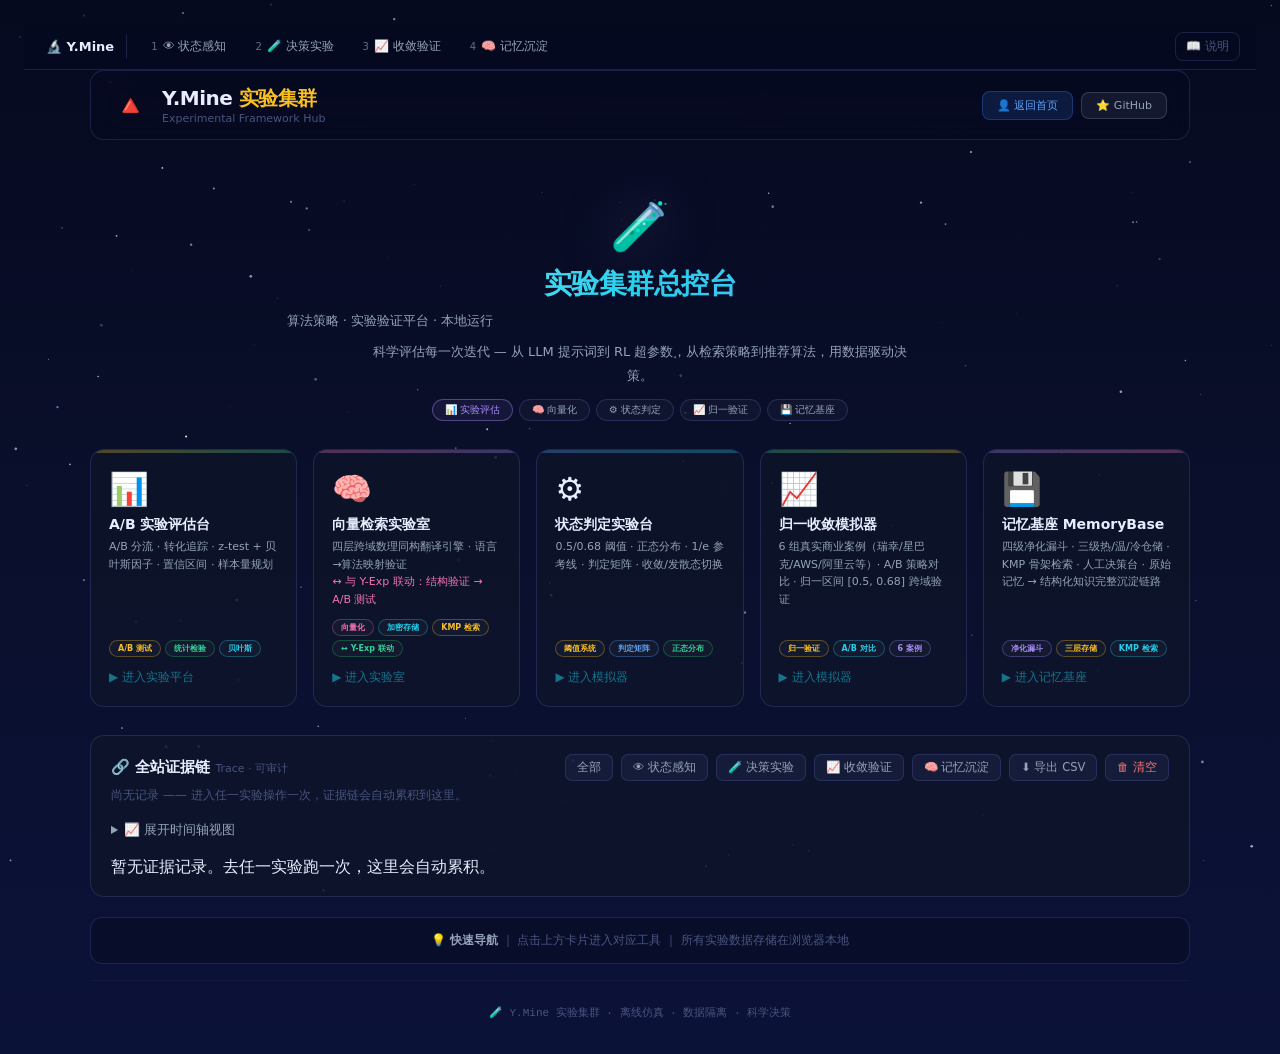
<file: index.html>
<!DOCTYPE html>
<html lang="zh-CN">
<head>
    <meta charset="UTF-8" />
    <meta name="viewport" content="width=device-width, initial-scale=1.0" />
    <title>Y.Mine · 实验集群总控台 —— 算法策略实验验证平台</title>
    <script src="src/shell.js"></script>
    <link rel="stylesheet" href="src/theme.css" />
    <link rel="icon" href="data:image/svg+xml,<svg xmlns=%22http://www.w3.org/2000/svg%22 viewBox=%220 0 100 100%22><text y=%22.9em%22 font-size=%2290%22>🔺</text></svg>" />
    <style>
        * { margin: 0; padding: 0; box-sizing: border-box; }
        body {
            font-family: 'Segoe UI', system-ui, -apple-system, sans-serif;
            background: linear-gradient(180deg, var(--bg-deep) 0%, var(--bg-mid) 50%, #0b1238 100%);
            color: var(--text-primary);
            min-height: 100vh;
            padding: 24px;
        }
        #stars {
            position: fixed;
            inset: 0;
            z-index: 0;
            pointer-events: none;
        }
        .container {
            max-width: 1100px;
            margin: 0 auto;
            position: relative;
            z-index: 1;
        }

        .topbar {
            display: flex;
            align-items: center;
            justify-content: space-between;
            padding: 14px 22px;
            background: rgba(6,10,31,0.85);
            backdrop-filter: blur(16px);
            border: 1px solid var(--border);
            border-radius: 14px;
            margin-bottom: 28px;
            flex-wrap: wrap;
            gap: 12px;
        }
        .topbar-left {
            display: flex;
            align-items: center;
            gap: 14px;
        }
        .topbar-left .logo {
            font-size: 28px;
        }
        .topbar-left .brand {
            font-size: 20px;
            font-weight: 800;
            color: var(--text-primary);
            letter-spacing: -0.5px;
        }
        .topbar-left .brand .hl {
            color: var(--accent-amber);
        }
        .topbar-left .sub {
            font-size: 11px;
            color: var(--text-dim);
            font-weight: 400;
        }
        .topbar-right {
            display: flex;
            gap: 8px;
            align-items: center;
            flex-wrap: wrap;
        }
        .btn-top {
            background: rgba(100,116,139,0.15);
            border: 1px solid rgba(148,163,184,0.25);
            color: var(--text-sec);
            padding: 6px 14px;
            border-radius: 8px;
            font-size: 11px;
            cursor: pointer;
            text-decoration: none;
            transition: all .2s;
            font-family: inherit;
            display: inline-flex;
            align-items: center;
            gap: 5px;
        }
        .btn-top:hover {
            background: rgba(100,116,139,0.3);
            color: #fff;
        }
        .btn-top.primary {
            background: rgba(59,130,246,0.15);
            border-color: rgba(59,130,246,0.3);
            color: var(--accent-blue);
        }
        .btn-top.primary:hover {
            background: rgba(59,130,246,0.25);
        }

        .hero {
            text-align: center;
            padding: 30px 20px 20px;
            position: relative;
        }
        .hero .icon {
            font-size: 48px;
            margin-bottom: 10px;
            filter: drop-shadow(0 0 30px rgba(167,139,250,0.3));
        }
        .hero h1 {
            font-size: 28px;
            font-weight: 800;
            background: linear-gradient(135deg, var(--text-primary), var(--accent-cyan), var(--accent-purple));
            -webkit-background-clip: text;
            -webkit-text-fill-color: transparent;
            background-clip: text;
            letter-spacing: -0.5px;
        }
        .hero p {
            font-size: 13px;
            color: var(--text-sec);
            margin-top: 8px;
            max-width: 560px;
            margin-left: auto;
            margin-right: auto;
            line-height: 1.8;
        }
        .hero .badge-group {
            margin-top: 12px;
            display: flex;
            justify-content: center;
            gap: 6px;
            flex-wrap: wrap;
        }
        .badge-pill {
            font-size: 10px;
            padding: 3px 12px;
            border-radius: 20px;
            border: 1px solid var(--border);
            background: rgba(255,255,255,0.03);
            color: var(--text-sec);
            font-weight: 500;
        }
        .badge-pill.active {
            border-color: rgba(167,139,250,0.4);
            color: var(--accent-purple);
            background: rgba(167,139,250,0.08);
        }

        .card-grid {
            display: grid;
            grid-template-columns: repeat(5, 1fr);
            gap: 16px;
            margin-top: 8px;
        }
        @media (max-width: 1000px) {
            .card-grid {
                grid-template-columns: repeat(3, 1fr);
            }
        }
        @media (max-width: 700px) {
            .card-grid {
                grid-template-columns: repeat(2, 1fr);
            }
        }
        @media (max-width: 450px) {
            .card-grid {
                grid-template-columns: 1fr;
            }
        }
        .card {
            background: var(--panel);
            border: 1px solid var(--border);
            border-radius: 14px;
            padding: 20px 18px;
            text-decoration: none;
            color: inherit;
            transition: all .3s ease;
            position: relative;
            overflow: hidden;
            display: flex;
            flex-direction: column;
        }
        .card:hover {
            transform: translateY(-4px);
            border-color: rgba(129,140,248,0.5);
            box-shadow: 0 12px 40px rgba(0,0,0,0.4);
        }
        .card .card-icon {
            font-size: 32px;
            margin-bottom: 8px;
        }
        .card .card-title {
            font-size: 14px;
            font-weight: 700;
            color: var(--text-primary);
            margin-bottom: 4px;
        }
        .card .card-desc {
            font-size: 11px;
            color: var(--text-sec);
            line-height: 1.6;
            flex: 1;
        }
        .card .card-tags {
            display: flex;
            gap: 4px;
            flex-wrap: wrap;
            margin-top: 10px;
        }
        .card .card-tag {
            font-size: 8px;
            padding: 2px 8px;
            border-radius: 10px;
            border: 1px solid var(--border);
            background: rgba(255,255,255,0.03);
            color: var(--text-dim);
            font-weight: 600;
        }
        .card .card-tag.cyan {
            border-color: rgba(34,211,238,0.3);
            color: var(--accent-cyan);
        }
        .card .card-tag.amber {
            border-color: rgba(251,191,36,0.3);
            color: var(--accent-amber);
        }
        .card .card-tag.green {
            border-color: rgba(34,197,94,0.3);
            color: var(--accent-green);
        }
        .card .card-tag.pink {
            border-color: rgba(244,114,182,0.3);
            color: var(--accent-pink);
        }
        .card .card-tag.blue {
            border-color: rgba(96,165,250,0.3);
            color: var(--accent-blue);
        }
        .card .card-tag.purple {
            border-color: rgba(167,139,250,0.3);
            color: var(--accent-purple);
        }
        .card .card-tag.gold {
            border-color: rgba(251,191,36,0.3);
            color: var(--accent-amber);
        }
        .card .card-arrow {
            margin-top: 12px;
            font-size: 12px;
            color: var(--accent-cyan);
            opacity: 0.5;
            transition: opacity .2s;
            align-self: flex-start;
        }
        .card:hover .card-arrow {
            opacity: 1;
        }
        .card::before {
            content: '';
            position: absolute;
            top: 0;
            left: 0;
            right: 0;
            height: 3px;
            background: linear-gradient(90deg, var(--accent-cyan), var(--accent-purple));
            opacity: 0.3;
            transition: opacity .3s;
        }
        .card:hover::before {
            opacity: 1;
        }
        .card.card-ab::before {
            background: linear-gradient(90deg, var(--accent-amber), var(--accent-green));
        }
        .card.card-ms::before {
            background: linear-gradient(90deg, var(--accent-pink), var(--accent-purple));
        }
        .card.card-entropy::before {
            background: linear-gradient(90deg, var(--accent-blue), var(--accent-cyan));
        }
        .card.card-oscillator::before {
            background: linear-gradient(90deg, var(--accent-green), var(--accent-amber));
        }
        .card.card-memory::before {
            background: linear-gradient(90deg, var(--accent-purple), var(--accent-pink));
        }

        .footer {
            text-align: center;
            padding: 24px 0 10px;
            font-size: 11px;
            color: var(--text-dim);
            font-family: 'SF Mono', monospace;
            border-top: 1px solid rgba(255,255,255,0.04);
            margin-top: 16px;
        }
        .footer a {
            color: var(--accent-cyan);
            text-decoration: none;
        }
        .footer a:hover {
            text-decoration: underline;
        }
    </style>

    <style>
        .trace-btn {
            padding: 5px 11px; font-size: 11.5px; cursor: pointer;
            background: rgba(129,140,248,0.08); color: var(--text-sec);
            border: 1px solid var(--border); border-radius: 7px;
            font-family: inherit; transition: all .15s;
        }
        .trace-btn:hover { background: rgba(129,140,248,0.18); color: var(--text-primary); }
        .trace-btn.on { background: rgba(129,140,248,0.28); color: var(--text-primary); border-color: var(--accent-purple); }
        .trace-hint { color: var(--text-dim); font-size: 12.5px; padding: 14px; text-align: center; }
    </style>
</head>
<body>
<canvas id="stars"></canvas>

<div class="container">

    <div class="topbar">
        <div class="topbar-left">
            <span class="logo">🔺</span>
            <div>
                <div class="brand">Y.Mine <span class="hl">实验集群</span></div>
                <div class="sub">Experimental Framework Hub</div>
            </div>
        </div>
        <div class="topbar-right">
            <a href="https://hellomind-star.github.io/Profile/" class="btn-top primary">👤 返回首页</a>
            <a href="https://github.com/HelloMInd-star/ymine" target="_blank" class="btn-top">⭐ GitHub</a>
        </div>
    </div>

    <div class="hero">
        <div class="icon">🧪</div>
        <h1>实验集群总控台</h1>
        <p style="color:var(--text-sec);font-size:13px;margin:6px 0 0">算法策略 · 实验验证平台 · 本地运行</p>
        <p>科学评估每一次迭代 — 从 LLM 提示词到 RL 超参数，从检索策略到推荐算法，用数据驱动决策。</p>
        <div class="badge-group">
            <span class="badge-pill active">📊 实验评估</span>
            <span class="badge-pill">🧠 向量化</span>
            <span class="badge-pill">⚙️ 状态判定</span>
            <span class="badge-pill">📈 归一验证</span>
            <span class="badge-pill">💾 记忆基座</span>
        </div>
    </div>

    <div class="card-grid">

        <!-- 卡片 1：Y-Exp -->
        <a href="ab-test.html" class="card card-ab">
            <div class="card-icon">📊</div>
            <div class="card-title">A/B 实验评估台</div>
            <div class="card-desc">A/B 分流 · 转化追踪 · z-test + 贝叶斯因子 · 置信区间 · 样本量规划</div>
            <div class="card-tags">
                <span class="card-tag amber">A/B 测试</span>
                <span class="card-tag green">统计检验</span>
                <span class="card-tag cyan">贝叶斯</span>
            </div>
            <div class="card-arrow">▶ 进入实验平台</div>
        </a>

        <!-- ★★★ 卡片 2：MindSpeak 向量实验室 ★★★ -->
        <a href="ms-lab.html" class="card card-ms">
            <div class="card-icon">🧠</div>
            <div class="card-title">向量检索实验室</div>
            <div class="card-desc">
                四层跨域数理同构翻译引擎 · 语言→算法映射验证<br/>
                <span style="color:var(--accent-pink);">↔ 与 Y-Exp 联动：结构验证 → A/B 测试</span>
            </div>
            <div class="card-tags">
                <span class="card-tag pink">向量化</span>
                <span class="card-tag cyan">加密存储</span>
                <span class="card-tag amber">KMP 检索</span>
                <span class="card-tag green">↔ Y-Exp 联动</span>
            </div>
            <div class="card-arrow">▶ 进入实验室</div>
        </a>

        <!-- 卡片 3：熵值模型 -->
        <a href="entropy-model.html" class="card card-entropy">
            <div class="card-icon">⚙️</div>
            <div class="card-title">状态判定实验台</div>
            <div class="card-desc">0.5/0.68 阈值 · 正态分布 · 1/e 参考线 · 判定矩阵 · 收敛/发散态切换</div>
            <div class="card-tags">
                <span class="card-tag amber">阈值系统</span>
                <span class="card-tag blue">判定矩阵</span>
                <span class="card-tag green">正态分布</span>
            </div>
            <div class="card-arrow">▶ 进入模拟器</div>
        </a>

        <!-- 卡片 4：归一收敛模拟器 -->
        <a href="oscillator.html" class="card card-oscillator">
            <div class="card-icon">📈</div>
            <div class="card-title">归一收敛模拟器</div>
            <div class="card-desc">6 组真实商业案例（瑞幸/星巴克/AWS/阿里云等）· A/B 策略对比 · 归一区间 [0.5, 0.68] 跨域验证</div>
            <div class="card-tags">
                <span class="card-tag amber">归一验证</span>
                <span class="card-tag cyan">A/B 对比</span>
                <span class="card-tag purple">6 案例</span>
            </div>
            <div class="card-arrow">▶ 进入模拟器</div>
        </a>

        <!-- 卡片 5：MemoryBase -->
        <a href="MemoryBase/index.html" class="card card-memory">
            <div class="card-icon">💾</div>
            <div class="card-title">记忆基座 MemoryBase</div>
            <div class="card-desc">四级净化漏斗 · 三级热/温/冷仓储 · KMP 骨架检索 · 人工决策台 · 原始记忆 → 结构化知识完整沉淀链路</div>
            <div class="card-tags">
                <span class="card-tag purple">净化漏斗</span>
                <span class="card-tag gold">三层存储</span>
                <span class="card-tag cyan">KMP 检索</span>
            </div>
            <div class="card-arrow">▶ 进入记忆基座</div>
        </a>

    </div>


    <!-- ===== 统一证据链面板 ===== -->
    <div style="margin-top: 28px; padding: 18px 20px; background: var(--panel); border: 1px solid var(--border); border-radius: 14px;">
        <div style="display: flex; align-items: center; justify-content: space-between; flex-wrap: wrap; gap: 10px; margin-bottom: 6px;">
            <h3 style="font-size: 15px; color: var(--text-primary); margin: 0;">
                🔗 全站证据链 <span style="font-size: 11px; color: var(--text-dim); font-weight: 400;">Trace · 可审计</span>
            </h3>
            <div style="display: flex; gap: 8px; flex-wrap: wrap;">
                <button onclick="TraceUI.filter('')" id="tfAll" class="trace-btn">全部</button>
                <button onclick="TraceUI.filter('perceive')" class="trace-btn">👁 状态感知</button>
                <button onclick="TraceUI.filter('experiment')" class="trace-btn">🧪 决策实验</button>
                <button onclick="TraceUI.filter('converge')" class="trace-btn">📈 收敛验证</button>
                <button onclick="TraceUI.filter('memory')" class="trace-btn">🧠 记忆沉淀</button>
                <button onclick="TraceUI.exportCSV()" class="trace-btn">⬇ 导出 CSV</button>
                <button onclick="TraceUI.clear()" class="trace-btn" style="color: var(--accent-red);">🗑 清空</button>
            </div>
        </div>
        <div id="traceStats" style="font-size: 12px; color: var(--text-dim); margin-bottom: 12px;"></div>

        <!-- 四阶段证据分布（手写 SVG，零依赖） -->
        <div id="stageFlowHost" style="margin-bottom: 6px;"></div>

        <!-- 证据链时间轴 -->
        <details style="margin-bottom: 12px;">
            <summary style="cursor: pointer; font-size: 12.5px; color: var(--text-sec); padding: 6px 0;">
                📈 展开时间轴视图
            </summary>
            <div id="timelineHost" style="margin-top: 10px;"></div>
        </details>

        <div id="traceHost" style="max-height: 320px; overflow-y: auto;"></div>
    </div>

    <div style="margin-top: 20px; padding: 14px 18px; background: rgba(0,0,0,0.2); border-radius: 12px; border: 1px solid var(--border); text-align: center; font-size: 12px; color: var(--text-dim);">
        💡 <b style="color: var(--text-sec);">快速导航</b> ｜ 
        点击上方卡片进入对应工具 ｜
        所有实验数据存储在浏览器本地
    </div>

    <div class="footer">
        🧪 Y.Mine 实验集群 · 离线仿真 · 数据隔离 · 科学决策
    </div>

</div>

<script src="src/trace.js"></script>
<script src="src/viz.js"></script>
<script src="src/starfield.js"></script>
<script>Starfield.mount("#stars", { count: 160, radiusMax: 1.4 });</script>

<script>
/* ---- 总控台证据链 UI ---- */
var TraceUI = (function () {
    var cur = '';
    function render() {
        var host = document.getElementById('traceHost');
        var statsEl = document.getElementById('traceStats');
        if (!host || typeof YTrace === 'undefined') return;
        YTrace.renderPanel(host, { stage: cur || undefined, limit: 60 });
        var st = YTrace.stats();

        /* 渲染四阶段分布图与时间轴（手写 SVG，无外部依赖） */
        try {
            if (typeof YViz !== 'undefined' && st.total) {
                var fh = document.getElementById('stageFlowHost');
                var th = document.getElementById('timelineHost');
                if (fh) YViz.stageFlow(fh, st);
                if (th) YViz.traceTimeline(th, YTrace.query({ stage: cur || undefined, limit: 40 }));
            } else {
                var fh2 = document.getElementById('stageFlowHost');
                if (fh2) fh2.innerHTML = '';
            }
        } catch (e) { /* 图表失败不影响文字列表 */ }
        if (!st.total) {
            statsEl.innerHTML = '尚无记录 —— 进入任一实验操作一次，证据链会自动累积到这里。';
            return;
        }
        var span = '';
        if (st.first && st.last && st.total > 1) {
            var mins = Math.round((st.last.ts - st.first.ts) / 60000);
            span = ' · 跨度 ' + (mins < 1 ? '<1' : mins) + ' 分钟';
        }
        var parts = [];
        ['perceive','experiment','converge','memory'].forEach(function (k) {
            var n = st.byStage[k];
            if (n) parts.push('<span style="color:' + YTrace.STAGES[k].color + '">' +
                              YTrace.STAGES[k].icon + ' ' + YTrace.STAGES[k].label + ' ' + n + '</span>');
        });
        statsEl.innerHTML = '共 <b style="color:var(--text-primary)">' + st.total + '</b> 条记录' + span +
                            ' · 其中 <b style="color:var(--accent-amber)">' + st.verdicts + '</b> 条带结论' +
                            (parts.length ? ' ｜ ' + parts.join(' · ') : '');
    }
    function filter(stage) {
        cur = stage;
        document.querySelectorAll('.trace-btn').forEach(function (b) {
            b.classList.toggle('on', b.textContent.indexOf(
                !stage ? '全部' : YTrace.STAGES[stage].label) > -1);
        });
        render();
    }
    function exportCSV() {
        if (typeof YTrace === 'undefined') return;
        var csv = YTrace.exportData('csv');
        var blob = new Blob(['\ufeff' + csv], { type: 'text/csv;charset=utf-8' });  /* BOM 防 Excel 乱码 */
        var a = document.createElement('a');
        a.href = URL.createObjectURL(blob);
        a.download = 'ytrace_' + new Date().toISOString().slice(0, 19).replace(/[:T]/g, '-') + '.csv';
        a.click();
    }
    function clear() {
        if (!confirm('确定清空全部证据链记录？此操作不可恢复。')) return;
        YTrace.clear(); render();
    }
    return { render: render, filter: filter, exportCSV: exportCSV, clear: clear };
})();
document.addEventListener('DOMContentLoaded', function () { TraceUI.render(); });
</script>
</body>
</html>
</file>
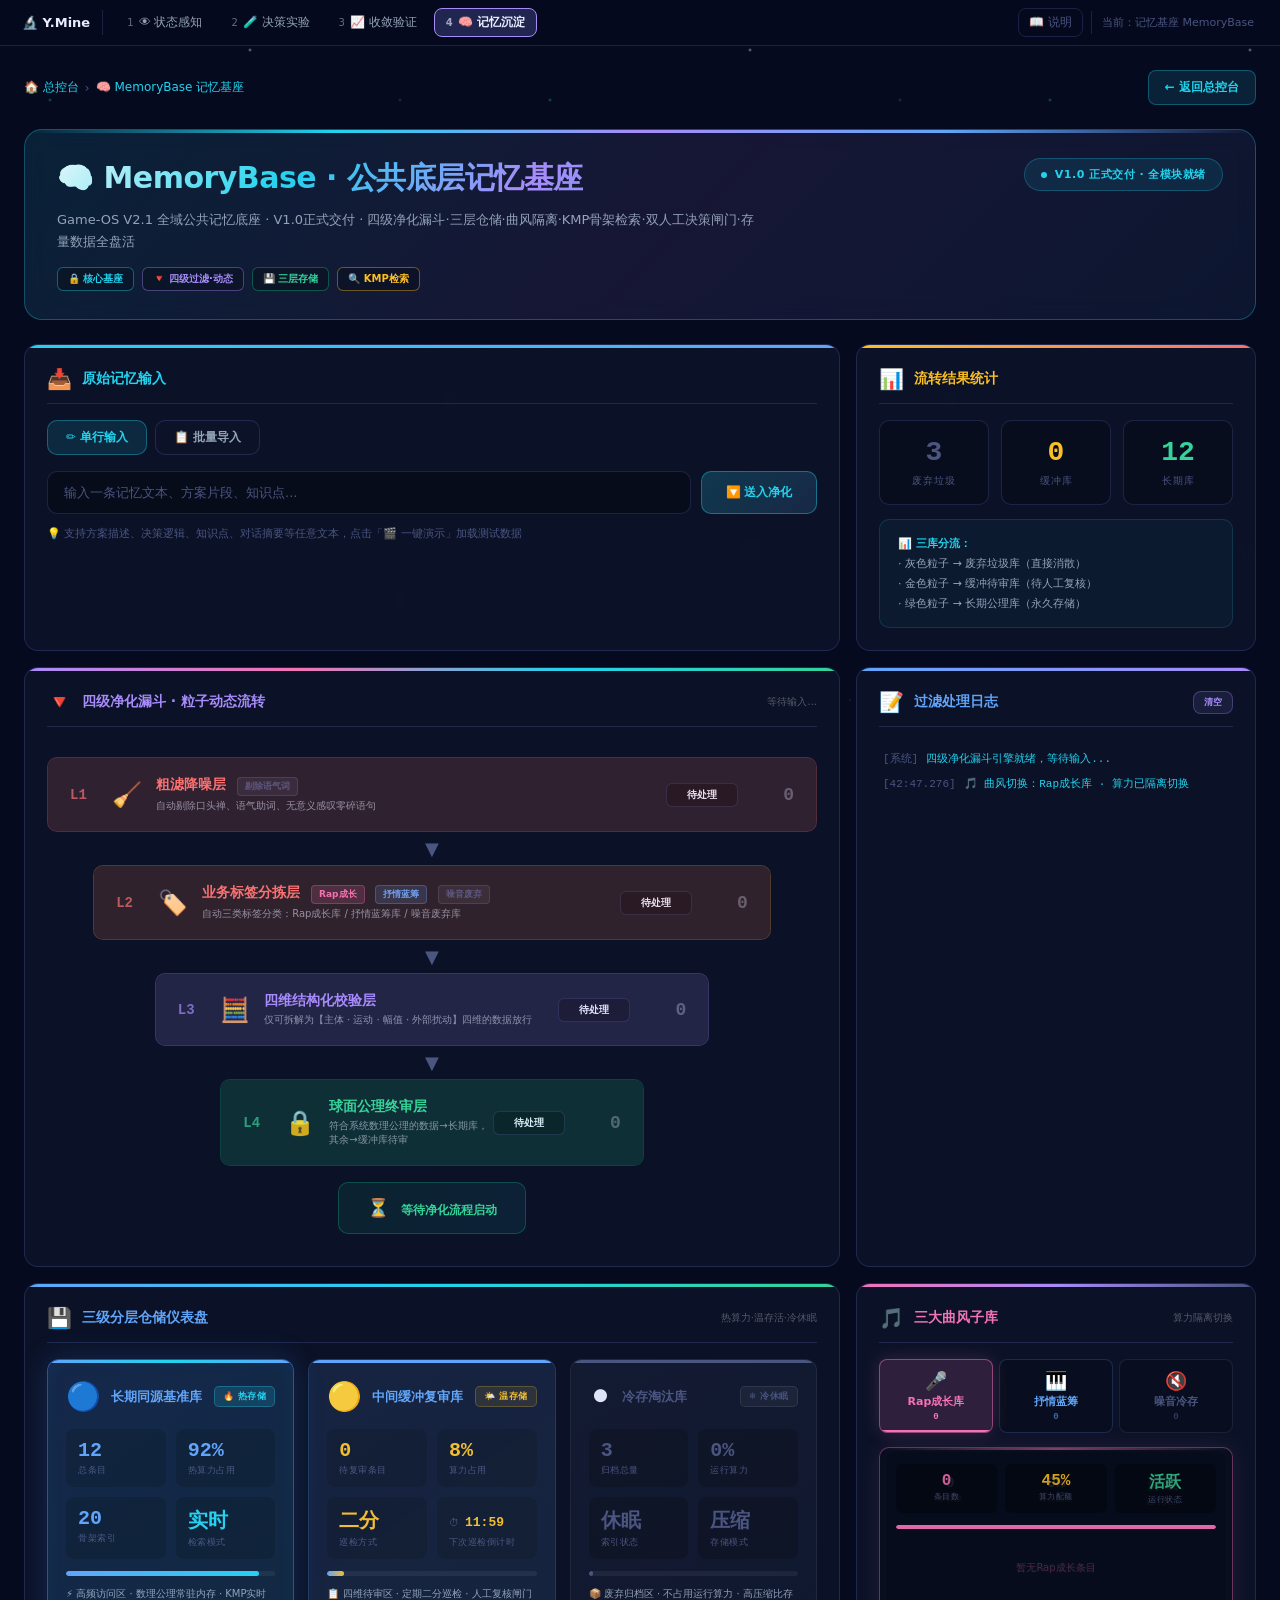
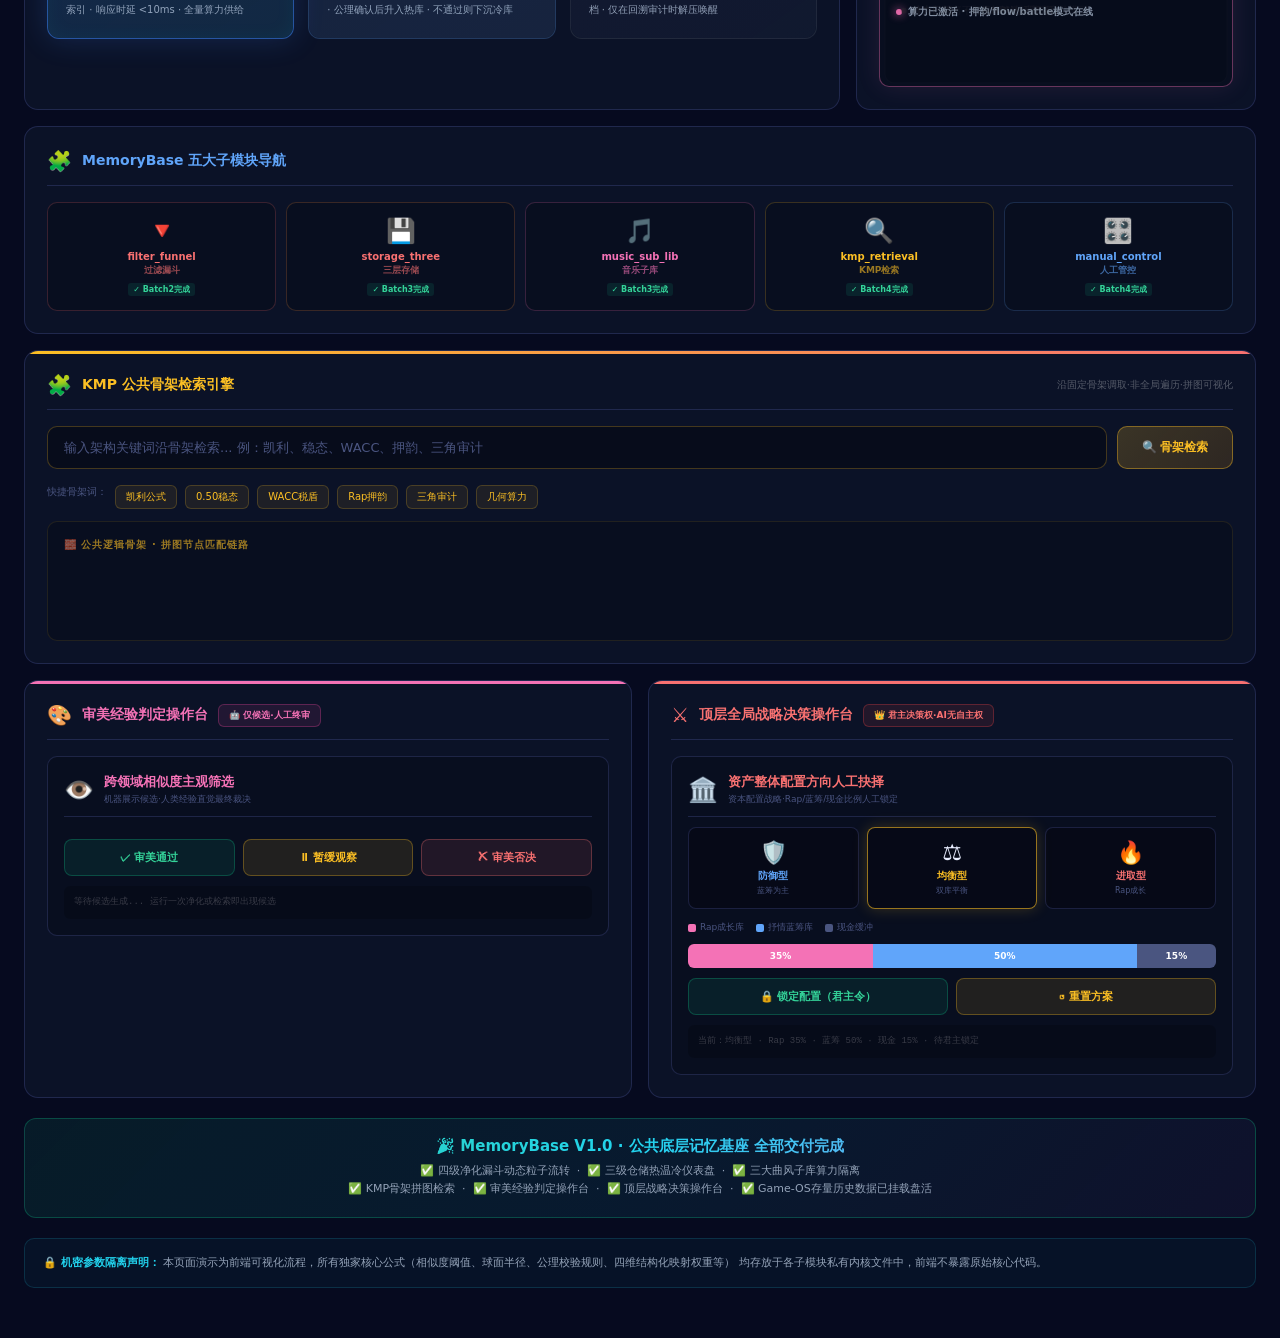
<file: MemoryBase/index.html>
<!DOCTYPE html>
<html lang="zh-CN">
<head>
    <meta charset="UTF-8" />
    <meta name="viewport" content="width=device-width, initial-scale=1.0" />
    <title>记忆基座 MemoryBase · Y.Mine</title>
    <script src="../src/shell.js" data-stage="memory"></script>
    <script src="../src/trace.js"></script>
    <link rel="stylesheet" href="../src/theme.css" />
    <link rel="icon" href="data:image/svg+xml,<svg xmlns=%22http://www.w3.org/2000/svg%22 viewBox=%220 0 100 100%22><text y=%22.9em%22 font-size=%2290%22>🔺</text></svg>" />
    <style>
        * { box-sizing: border-box; margin: 0; padding: 0; }
        body {
            background: var(--bg-deep);
            color: var(--text-primary);
            font-family: 'Segoe UI', system-ui, -apple-system, sans-serif;
            margin: 0; padding: 0;
            min-height: 100vh;
            overflow-x: hidden;
        }
        body::before {
            content: '';
            position: fixed; inset: 0;
            background:
                radial-gradient(2px 2px at 10% 20%, rgba(34,211,238,0.4), transparent),
                radial-gradient(1px 1px at 30% 60%, rgba(167,139,250,0.35), transparent),
                radial-gradient(2px 2px at 50% 10%, rgba(255,255,255,0.5), transparent),
                radial-gradient(1px 1px at 70% 40%, rgba(96,165,250,0.3), transparent),
                radial-gradient(2px 2px at 90% 80%, rgba(251,191,36,0.3), transparent),
                radial-gradient(1px 1px at 20% 90%, rgba(255,255,255,0.35), transparent),
                radial-gradient(1px 1px at 60% 70%, rgba(16,185,129,0.25), transparent),
                radial-gradient(2px 2px at 80% 20%, rgba(244,114,182,0.25), transparent);
            background-size: 500px 500px;
            pointer-events: none; z-index: 0;
            animation: starTwinkle 8s ease-in-out infinite alternate;
        }
        @keyframes starTwinkle { 0%{opacity:.7} 100%{opacity:1} }
        @keyframes pulse { 0%,100%{opacity:1} 50%{opacity:.4} }
        @keyframes mbScan { to { transform: translateX(100%); } }
        @keyframes layerGlow {
            0%,100% { box-shadow: 0 0 20px transparent; }
            50% { box-shadow: 0 0 30px var(--glow-color, rgba(34,211,238,0.3)); }
        }
        @keyframes countUp { from{opacity:0;transform:translateY(4px)} to{opacity:1;transform:translateY(0)} }
        @keyframes lockPulse {
            0%, 100% { box-shadow: 0 0 8px rgba(251,191,36,0.3); }
            50% { box-shadow: 0 0 20px rgba(251,191,36,0.6); }
        }

        .mb-container { max-width:1500px; margin:0 auto; padding:24px; position:relative; z-index:1; }
        .top-nav { display:flex; justify-content:space-between; align-items:center; margin-bottom:24px; flex-wrap:wrap; gap:12px; }
        .breadcrumb { font-size:12px; color:var(--text-dim); display:flex; align-items:center; gap:6px; flex-wrap:wrap; }
        .breadcrumb a { color:var(--accent-cyan); text-decoration:none; }
        .breadcrumb a:hover { color:#67e8f9; }
        .breadcrumb .sep { color:var(--text-dim); }
        .back-home { padding:8px 16px; background:rgba(34,211,238,0.12); border:1px solid rgba(34,211,238,0.3); border-radius:8px; color:var(--accent-cyan); text-decoration:none; font-size:12px; font-weight:600; transition:all 0.2s; }
        .back-home:hover { background:rgba(34,211,238,0.2); border-color:rgba(34,211,238,0.5); transform:translateX(-2px); box-shadow:0 4px 16px rgba(34,211,238,0.15); }

        .header-banner {
            background:linear-gradient(135deg, rgba(34,211,238,0.12), rgba(167,139,250,0.10), rgba(96,165,250,0.08));
            border:1.5px solid rgba(34,211,238,0.3);
            border-radius:18px; padding:28px 32px; margin-bottom:24px;
            position:relative; overflow:hidden; backdrop-filter:blur(12px);
        }
        .header-banner::before { content:''; position:absolute; top:0; left:0; right:0; height:3px; background:linear-gradient(90deg,transparent,var(--accent-cyan),var(--accent-purple),var(--accent-blue),transparent); }
        .header-banner::after { content:''; position:absolute; inset:0; background:linear-gradient(90deg,transparent 0%,rgba(255,255,255,0.04) 50%,transparent 100%); transform:translateX(-100%); animation:mbScan 6s linear infinite; pointer-events:none; }
        .header-top { display:flex; justify-content:space-between; align-items:flex-start; flex-wrap:wrap; gap:16px; }
        .header-title h1 { font-size:30px; font-weight:800; margin:0 0 10px; background:linear-gradient(135deg,#e0f7fa,var(--accent-cyan),var(--accent-purple),var(--accent-blue)); -webkit-background-clip:text; -webkit-text-fill-color:transparent; background-clip:text; letter-spacing:-0.5px; }
        .header-sub { font-size:13px; color:var(--text-sec); line-height:1.7; max-width:700px; }
        .header-tags { display:flex; gap:8px; margin-top:14px; flex-wrap:wrap; }
        .htag { font-size:10px; padding:4px 10px; border-radius:6px; border:1px solid; background:rgba(0,0,0,0.25); font-weight:600; }
        .htag.core { color:var(--accent-cyan); border-color:rgba(34,211,238,0.4); }
        .htag.filter { color:var(--accent-purple); border-color:rgba(167,139,250,0.4); }
        .htag.storage { color:var(--accent-green); border-color:rgba(16,185,129,0.4); }
        .htag.retrieval { color:var(--accent-amber); border-color:rgba(251,191,36,0.4); }
        .version-pill { display:inline-flex; align-items:center; gap:8px; padding:8px 16px; background:rgba(34,211,238,0.1); border:1px solid rgba(34,211,238,0.25); border-radius:20px; color:var(--accent-cyan); font-size:11px; font-weight:700; letter-spacing:0.5px; }
        .version-pill .dot { width:6px; height:6px; background:var(--accent-cyan); border-radius:50%; animation:pulse 2s infinite; }

        .lego-grid { display:grid; grid-template-columns:repeat(12,1fr); gap:16px; margin-bottom:20px; }
        .lego-block {
            background:var(--bg-panel);
            border:1.5px solid var(--border);
            border-radius:14px; padding:22px;
            backdrop-filter:blur(8px); position:relative; transition:all 0.25s; overflow:hidden;
        }
        .lego-block::before { content:''; position:absolute; top:0; left:0; right:0; height:3px; }
        .lego-block:hover { transform:translateY(-3px); box-shadow:0 12px 40px rgba(0,0,0,0.35); }
        .lego-block.w-12 { grid-column:span 12; }
        .lego-block.w-8 { grid-column:span 8; }
        .lego-block.w-6 { grid-column:span 6; }
        .lego-block.w-4 { grid-column:span 4; }
        .lego-block.w-3 { grid-column:span 3; }
        @media (max-width:1100px) { .lego-block.w-8,.lego-block.w-6,.lego-block.w-4,.lego-block.w-3 { grid-column:span 12; } }
        .block-title { font-size:14px; font-weight:700; margin:0 0 16px; display:flex; align-items:center; gap:10px; padding-bottom:12px; border-bottom:1px solid var(--border); }
        .block-title .bicon { font-size:20px; }

        .lego-block.input-block::before { background:linear-gradient(90deg,var(--accent-cyan),var(--accent-blue)); }
        .lego-block.input-block .block-title { color:var(--accent-cyan); }
        .lego-block.stats-block::before { background:linear-gradient(90deg,var(--accent-amber),var(--accent-red)); }
        .lego-block.stats-block .block-title { color:var(--accent-amber); }
        .lego-block.funnel-block::before { background:linear-gradient(90deg,var(--accent-purple),var(--accent-pink),var(--accent-cyan),var(--accent-green)); }
        .lego-block.funnel-block .block-title { color:var(--accent-purple); }
        .lego-block.log-block::before { background:linear-gradient(90deg,var(--accent-blue),var(--accent-purple)); }
        .lego-block.log-block .block-title { color:var(--accent-blue); }
        .lego-block.result-block::before { background:linear-gradient(90deg,var(--accent-green),var(--accent-amber)); }
        .lego-block.result-block .block-title { color:var(--accent-green); }

        .input-tabs { display:flex; gap:8px; margin-bottom:16px; }
        .input-tab { padding:8px 18px; border-radius:10px; cursor:pointer; font-size:12px; font-weight:600; border:1px solid var(--border); background:var(--bg-panel); color:var(--text-sec); transition:all 0.2s; }
        .input-tab:hover { border-color:rgba(255,255,255,0.15); color:#fff; }
        .input-tab.active { background:rgba(34,211,238,0.12); border-color:rgba(34,211,238,0.35); color:var(--accent-cyan); }
        .input-area { display:none; }
        .input-area.active { display:block; }
        .single-input-row { display:flex; gap:10px; margin-bottom:12px; }
        .single-input-row input { flex:1; padding:12px 16px; background:rgba(0,0,0,0.3); border:1px solid var(--border); border-radius:10px; color:var(--text-primary); font-size:13px; outline:none; font-family:inherit; transition:border-color 0.2s; }
        .single-input-row input:focus { border-color:rgba(34,211,238,0.4); }
        .single-input-row input::placeholder { color:var(--text-dim); }
        .btn-primary { padding:12px 24px; background:linear-gradient(135deg,rgba(34,211,238,0.2),rgba(96,165,250,0.15)); border:1px solid rgba(34,211,238,0.4); border-radius:10px; color:var(--accent-cyan); font-size:12px; font-weight:700; cursor:pointer; transition:all 0.2s; white-space:nowrap; }
        .btn-primary:hover { background:linear-gradient(135deg,rgba(34,211,238,0.3),rgba(96,165,250,0.25)); border-color:rgba(34,211,238,0.6); box-shadow:0 4px 20px rgba(34,211,238,0.2); }
        .btn-primary:disabled { opacity:0.5; cursor:not-allowed; transform:none !important; }
        .btn-demo {
            padding:12px 20px; background:linear-gradient(135deg,rgba(251,191,36,0.18),rgba(251,146,60,0.14));
            border:1px solid rgba(251,191,36,0.4); border-radius:10px; color:var(--accent-amber);
            font-size:12px; font-weight:700; cursor:pointer; transition:all 0.2s; white-space:nowrap;
            margin-left:8px;
        }
        .btn-demo:hover { background:linear-gradient(135deg,rgba(251,191,36,0.28),rgba(251,146,60,0.22)); border-color:rgba(251,191,36,0.6); box-shadow:0 4px 20px rgba(251,191,36,0.2); }
        textarea.multi-input { width:100%; min-height:180px; padding:14px 16px; background:rgba(0,0,0,0.3); border:1px solid var(--border); border-radius:10px; color:var(--text-primary); font-size:13px; outline:none; font-family:inherit; resize:vertical; line-height:1.7; transition:border-color 0.2s; }
        textarea.multi-input:focus { border-color:rgba(34,211,238,0.4); }
        textarea.multi-input::placeholder { color:var(--text-dim); line-height:1.7; }
        .import-row { display:flex; gap:10px; margin-top:12px; align-items:center; flex-wrap:wrap; }
        .btn-secondary { padding:10px 18px; background:rgba(167,139,250,0.1); border:1px solid rgba(167,139,250,0.3); border-radius:8px; color:var(--accent-purple); font-size:11px; font-weight:600; cursor:pointer; transition:all 0.2s; }
        .btn-secondary:hover { background:rgba(167,139,250,0.2); border-color:rgba(167,139,250,0.5); }
        .hint-text { font-size:11px; color:var(--text-dim); }

        .stats-grid { display:grid; grid-template-columns:repeat(3,1fr); gap:12px; }
        .stat-card { background:rgba(0,0,0,0.25); border:1px solid var(--border); border-radius:10px; padding:16px; text-align:center; }
        .stat-value { font-size:28px; font-weight:900; font-family:'SF Mono',ui-monospace,monospace; margin-bottom:6px; }
        .stat-label { font-size:10px; color:var(--text-dim); text-transform:uppercase; letter-spacing:1px; }
        .stat-card.discard .stat-value { color:var(--text-dim); }
        .stat-card.buffer .stat-value { color:var(--accent-amber); }
        .stat-card.longterm .stat-value { color:var(--accent-green); }
        .stat-bar { height:4px; background:rgba(255,255,255,0.05); border-radius:2px; margin-top:10px; overflow:hidden; }
        .stat-bar-fill { height:100%; border-radius:2px; transition:width 0.5s ease; }
        .stat-card.discard .stat-bar-fill { background:linear-gradient(90deg,var(--text-dim),var(--text-dim)); width:0%; }
        .stat-card.buffer .stat-bar-fill { background:linear-gradient(90deg,var(--accent-amber),var(--accent-red)); width:0%; }
        .stat-card.longterm .stat-bar-fill { background:linear-gradient(90deg,var(--accent-green),var(--accent-cyan)); width:0%; }

        .funnel-stage { position:relative; }
        #funnelCanvas { position:absolute; inset:0; width:100%; height:100%; pointer-events:none; z-index:2; }
        .funnel-container { display:flex; flex-direction:column; align-items:center; gap:0; padding:10px 0; position:relative; z-index:1; }
        .funnel-layer {
            position:relative; display:flex; align-items:center; justify-content:space-between;
            padding:18px 22px; margin:4px 0; border-radius:10px; transition:all 0.4s; cursor:default;
            min-height:70px;
        }
        .funnel-layer::before { content:''; position:absolute; inset:0; border-radius:10px; opacity:0.10; transition:opacity 0.3s; }
        .layer-left { display:flex; align-items:center; }
        .funnel-layer .layer-num { font-family:'SF Mono',monospace; font-size:14px; font-weight:800; margin-right:14px; opacity:0.7; min-width:28px; }
        .funnel-layer .layer-icon { font-size:24px; margin-right:14px; }
        .funnel-layer .layer-info { text-align:left; flex:1; }
        .funnel-layer .layer-name { font-size:14px; font-weight:700; margin-bottom:3px; transition:all 0.3s; }
        .funnel-layer .layer-desc { font-size:10px; opacity:0.55; transition:all 0.3s; }
        .layer-status {
            font-size:10px; font-weight:700; padding:4px 10px; border-radius:6px;
            background:rgba(0,0,0,0.3); border:1px solid var(--border);
            min-width:72px; text-align:center; transition:all 0.3s;
        }
        .layer-count { font-family:'SF Mono',monospace; font-size:18px; font-weight:900; margin-left:12px; min-width:44px; text-align:right; opacity:0.3; transition:all 0.3s; }
        .funnel-layer.active { animation:layerGlow 1.2s ease-in-out infinite; }
        .funnel-layer.done::before { opacity:0.20; }
        .funnel-layer.done .layer-count { opacity:1; }

        .funnel-layer.l1 { width:100%; background:rgba(248,113,113,0.06); border:1.5px solid rgba(248,113,113,0.25); --glow-color:rgba(248,113,113,0.35); }
        .funnel-layer.l1::before { background:var(--accent-red); }
        .funnel-layer.l1 .layer-name { color:var(--accent-red); }
        .funnel-layer.l1 .layer-num { color:var(--accent-red); }
        .funnel-layer.l1.active { border-color:rgba(248,113,113,0.6); }
        .funnel-layer.l1.done .layer-status { background:rgba(248,113,113,0.15); border-color:rgba(248,113,113,0.4); color:var(--accent-red); }

        .funnel-layer.l2 { width:88%; background:rgba(251,146,60,0.06); border:1.5px solid rgba(251,146,60,0.25); --glow-color:rgba(251,146,60,0.35); }
        .funnel-layer.l2::before { background:var(--accent-red); }
        .funnel-layer.l2 .layer-name { color:var(--accent-red); }
        .funnel-layer.l2 .layer-num { color:var(--accent-red); }
        .funnel-layer.l2.active { border-color:rgba(251,146,60,0.6); }
        .funnel-layer.l2.done .layer-status { background:rgba(251,146,60,0.15); border-color:rgba(251,146,60,0.4); color:var(--accent-red); }

        .funnel-layer.l3 { width:72%; background:rgba(167,139,250,0.06); border:1.5px solid rgba(167,139,250,0.25); --glow-color:rgba(167,139,250,0.35); }
        .funnel-layer.l3::before { background:var(--accent-purple); }
        .funnel-layer.l3 .layer-name { color:var(--accent-purple); }
        .funnel-layer.l3 .layer-num { color:var(--accent-purple); }
        .funnel-layer.l3.active { border-color:rgba(167,139,250,0.6); }
        .funnel-layer.l3.done .layer-status { background:rgba(167,139,250,0.15); border-color:rgba(167,139,250,0.4); color:var(--accent-purple); }

        .funnel-layer.l4 { width:55%; background:rgba(16,185,129,0.06); border:1.5px solid rgba(16,185,129,0.25); --glow-color:rgba(16,185,129,0.35); }
        .funnel-layer.l4::before { background:var(--accent-green); }
        .funnel-layer.l4 .layer-name { color:var(--accent-green); }
        .funnel-layer.l4 .layer-num { color:var(--accent-green); }
        .funnel-layer.l4.active { border-color:rgba(16,185,129,0.6); }
        .funnel-layer.l4.done .layer-status { background:rgba(16,185,129,0.15); border-color:rgba(16,185,129,0.4); color:var(--accent-green); }

        .funnel-arrow { font-size:18px; color:var(--text-dim); margin:2px 0; z-index:1; position:relative; }
        .funnel-output {
            margin-top:12px; padding:14px 28px; background:linear-gradient(135deg,rgba(16,185,129,0.1),rgba(34,211,238,0.08));
            border:1.5px solid rgba(16,185,129,0.3); border-radius:10px; text-align:center;
            font-size:12px; font-weight:600; color:var(--accent-green); z-index:1; position:relative; transition:all 0.3s;
        }
        .funnel-output.done { background:linear-gradient(135deg,rgba(16,185,129,0.2),rgba(34,211,238,0.15)); border-color:rgba(16,185,129,0.6); box-shadow:0 0 25px rgba(16,185,129,0.2); }
        .funnel-output .out-icon { font-size:18px; margin-right:8px; }

        .tag-pill { display:inline-block; font-size:9px; padding:2px 7px; border-radius:4px; font-weight:700; margin-left:6px; }
        .tag-rap { background:rgba(244,114,182,0.15); color:var(--accent-pink); border:1px solid rgba(244,114,182,0.3); }
        .tag-blue { background:rgba(96,165,250,0.15); color:var(--accent-blue); border:1px solid rgba(96,165,250,0.3); }
        .tag-trash { background:rgba(107,114,128,0.15); color:var(--text-dim); border:1px solid rgba(107,114,128,0.3); }

        .result-grid { display:grid; grid-template-columns:repeat(3,1fr); gap:12px; margin-bottom:16px; }
        .result-box {
            background:rgba(0,0,0,0.25); border:1px solid var(--border); border-radius:10px; padding:14px; min-height:80px;
            transition:all 0.3s;
        }
        .result-box.active { border-color:rgba(255,255,255,0.15); }
        .result-box.trash { border-color:var(--text-dim); }
        .result-box.trash.active { border-color:var(--text-dim); box-shadow:0 0 20px rgba(107,114,128,0.1); }
        .result-box.buffer { border-color:rgba(251,191,36,0.2); }
        .result-box.buffer.active { border-color:rgba(251,191,36,0.4); box-shadow:0 0 20px rgba(251,191,36,0.1); }
        .result-box.longterm { border-color:rgba(16,185,129,0.2); }
        .result-box.longterm.active { border-color:rgba(16,185,129,0.4); box-shadow:0 0 20px rgba(16,185,129,0.1); }
        .result-title { font-size:11px; font-weight:700; margin-bottom:8px; display:flex; align-items:center; justify-content:space-between; }
        .result-count { font-family:'SF Mono',monospace; font-size:16px; font-weight:900; }
        .result-box.trash .result-title { color:var(--text-dim); }
        .result-box.buffer .result-title { color:var(--accent-amber); }
        .result-box.longterm .result-title { color:var(--accent-green); }
        .result-list { max-height:140px; overflow-y:auto; font-size:10px; line-height:1.7; color:var(--text-sec); }
        .result-list::-webkit-scrollbar { width:3px; }
        .result-list::-webkit-scrollbar-thumb { background:rgba(255,255,255,0.1); border-radius:2px; }
        .result-item { padding:3px 6px; margin-bottom:2px; border-radius:4px; background:rgba(255,255,255,0.02); white-space:nowrap; overflow:hidden; text-overflow:ellipsis; animation:countUp 0.3s ease; }

        .log-container { max-height:260px; overflow-y:auto; font-family:'SF Mono',ui-monospace,monospace; font-size:11px; line-height:1.9; padding:4px; }
        .log-container::-webkit-scrollbar { width:4px; }
        .log-container::-webkit-scrollbar-thumb { background:rgba(34,211,238,0.2); border-radius:2px; }
        .log-entry { padding:2px 0; animation:countUp 0.25s ease; }
        .log-time { color:var(--text-dim); margin-right:8px; }
        .log-l1 { color:var(--accent-red); }
        .log-l2 { color:var(--accent-red); }
        .log-l3 { color:var(--accent-purple); }
        .log-l4 { color:var(--accent-green); }
        .log-ok { color:var(--accent-green); }
        .log-warn { color:var(--accent-amber); }
        .log-err { color:var(--text-dim); }
        .log-info { color:var(--accent-cyan); }
        .log-arrow { color:var(--text-dim); margin:0 6px; }

        .module-nav { display:grid; grid-template-columns:repeat(5,1fr); gap:10px; margin-top:8px; }
        .module-card { background:rgba(0,0,0,0.2); border:1px solid var(--border); border-radius:10px; padding:14px 12px; text-align:center; text-decoration:none; transition:all 0.2s; cursor:pointer; }
        .module-card:hover { transform:translateY(-2px); }
        .module-card .m-icon { font-size:24px; margin-bottom:6px; display:block; }
        .module-card .m-name { font-size:10px; font-weight:600; color:var(--text-sec); }
        .module-card.m-filter { border-color:rgba(248,113,113,0.2); }
        .module-card.m-filter:hover { border-color:rgba(248,113,113,0.4); box-shadow:0 6px 20px rgba(248,113,113,0.1); }
        .module-card.m-filter .m-name { color:var(--accent-red); }
        .module-card.m-storage { border-color:rgba(251,146,60,0.2); }
        .module-card.m-storage:hover { border-color:rgba(251,146,60,0.4); box-shadow:0 6px 20px rgba(251,146,60,0.1); }
        .module-card.m-storage .m-name { color:var(--accent-red); }
        .module-card.m-music { border-color:rgba(244,114,182,0.2); }
        .module-card.m-music:hover { border-color:rgba(244,114,182,0.4); box-shadow:0 6px 20px rgba(244,114,182,0.1); }
        .module-card.m-music .m-name { color:var(--accent-pink); }
        .module-card.m-kmp { border-color:rgba(251,191,36,0.2); }
        .module-card.m-kmp:hover { border-color:rgba(251,191,36,0.4); box-shadow:0 6px 20px rgba(251,191,36,0.1); }
        .module-card.m-kmp .m-name { color:var(--accent-amber); }
        .module-card.m-manual { border-color:rgba(96,165,250,0.2); }
        .module-card.m-manual:hover { border-color:rgba(96,165,250,0.4); box-shadow:0 6px 20px rgba(96,165,250,0.1); }
        .module-card.m-manual .m-name { color:var(--accent-blue); }
        .module-status { display:inline-block; font-size:8px; margin-top:4px; padding:1px 5px; border-radius:3px; font-weight:700; }
        .ms-dev { background:rgba(248,113,113,0.12); color:var(--accent-red); }
        .ms-done { background:rgba(16,185,129,0.12); color:var(--accent-green); }

        .notice-bar { background:rgba(34,211,238,0.04); border:1px solid rgba(34,211,238,0.15); border-radius:10px; padding:14px 18px; font-size:11px; color:var(--text-sec); line-height:1.8; }
        .notice-bar strong { color:var(--accent-cyan); }

        .storage-dashboard { display:grid; grid-template-columns:1fr 1fr 1fr; gap:14px; }
        .storage-tier {
            border-radius:12px; padding:20px 18px; position:relative; overflow:hidden;
            transition:all 0.4s; border:1.5px solid;
        }
        .storage-tier::before { content:''; position:absolute; inset:0; opacity:0.06; border-radius:12px; pointer-events:none; }
        .storage-tier::after { content:''; position:absolute; top:0;left:0;right:0;height:3px; }
        .tier-hot {
            background:linear-gradient(145deg,rgba(59,130,246,0.12),rgba(34,211,238,0.08));
            border-color:rgba(59,130,246,0.35);
        }
        .tier-hot::before { background:var(--accent-blue); }
        .tier-hot::after { background:linear-gradient(90deg,var(--accent-blue),var(--accent-cyan),var(--accent-blue)); }
        .tier-hot.active-hot { box-shadow:0 0 30px rgba(59,130,246,0.2),inset 0 0 20px rgba(34,211,238,0.05); border-color:rgba(59,130,246,0.55); }
        .tier-warm {
            background:linear-gradient(145deg,rgba(96,165,250,0.07),rgba(147,197,253,0.05));
            border-color:rgba(96,165,250,0.22);
        }
        .tier-warm::before { background:var(--accent-blue); }
        .tier-warm::after { background:linear-gradient(90deg,var(--accent-blue),var(--accent-blue)); }
        .tier-cold {
            background:linear-gradient(145deg,rgba(75,85,99,0.08),rgba(55,65,81,0.06));
            border-color:rgba(107,114,128,0.2);
        }
        .tier-cold::before { background:var(--text-dim); }
        .tier-cold::after { background:linear-gradient(90deg,var(--text-dim),var(--text-dim)); }
        .tier-cold.dormant { opacity:0.45; filter:grayscale(0.6); }

        .tier-header { display:flex; align-items:center; gap:10px; margin-bottom:16px; }
        .tier-icon { font-size:28px; }
        .tier-name { font-size:13px; font-weight:700; flex:1; }
        .tier-hot .tier-name { color:var(--accent-blue); }
        .tier-warm .tier-name { color:var(--accent-blue); }
        .tier-cold .tier-name { color:var(--text-dim); }
        .tier-badge { font-size:9px; font-weight:700; padding:3px 8px; border-radius:5px; letter-spacing:0.5px; }
        .badge-hot { background:rgba(34,211,238,0.15); color:var(--accent-cyan); border:1px solid rgba(34,211,238,0.3); }
        .badge-warm { background:rgba(251,191,36,0.1); color:var(--accent-amber); border:1px solid rgba(251,191,36,0.25); }
        .badge-cold { background:rgba(107,114,128,0.12); color:var(--text-dim); border:1px solid rgba(107,114,128,0.25); }

        .tier-metrics { display:grid; grid-template-columns:1fr 1fr; gap:10px; margin-bottom:12px; }
        .tier-metric { background:rgba(0,0,0,0.2); border-radius:8px; padding:10px 12px; }
        .metric-value { font-family:'SF Mono',ui-monospace,monospace; font-size:20px; font-weight:900; }
        .metric-label { font-size:9px; color:var(--text-dim); margin-top:2px; text-transform:uppercase; letter-spacing:0.5px; }
        .tier-hot .metric-value { color:var(--accent-blue); }
        .tier-warm .metric-value { color:var(--accent-amber); }
        .tier-cold .metric-value { color:var(--text-dim); }

        .compute-bar { height:5px; background:rgba(255,255,255,0.06); border-radius:3px; overflow:hidden; margin-top:8px; }
        .compute-fill { height:100%; border-radius:3px; transition:width 1s ease; }
        .tier-hot .compute-fill { background:linear-gradient(90deg,var(--accent-blue),var(--accent-cyan)); }
        .tier-warm .compute-fill { background:linear-gradient(90deg,var(--accent-blue),var(--accent-amber)); }
        .tier-cold .compute-fill { background:linear-gradient(90deg,var(--text-dim),var(--text-dim)); }

        .tier-desc { font-size:10px; color:var(--text-sec); line-height:1.6; margin-top:10px; }
        .scan-hot {
            position:absolute; top:0; left:-100%; width:60%; height:100%;
            background:linear-gradient(90deg,transparent,rgba(34,211,238,0.08),transparent);
            animation:hotScan 3s linear infinite; pointer-events:none;
        }
        @keyframes hotScan { to { left:150%; } }

        .countdown-box { display:flex; align-items:center; gap:6px; margin-top:8px; font-size:10px; color:var(--text-dim); font-family:'SF Mono',monospace; }
        .countdown-val { color:var(--accent-amber); font-weight:700; font-size:13px; }
        .tier-cold .countdown-val { color:var(--text-dim); }

        .music-tabs { display:flex; gap:6px; margin-bottom:14px; }
        .music-tab {
            flex:1; padding:10px 8px; border-radius:8px; cursor:pointer; text-align:center;
            font-size:11px; font-weight:700; border:1.5px solid var(--border);
            background:rgba(0,0,0,0.2); transition:all 0.3s; position:relative; overflow:hidden;
        }
        .music-tab .tab-icon { font-size:18px; display:block; margin-bottom:3px; }
        .music-tab .tab-name { display:block; }
        .music-tab.rap { color:var(--accent-pink); border-color:rgba(244,114,182,0.2); }
        .music-tab.rap:hover { border-color:rgba(244,114,182,0.4); }
        .music-tab.rap.active { background:rgba(244,114,182,0.15); border-color:rgba(244,114,182,0.5); box-shadow:0 0 18px rgba(244,114,182,0.18); }
        .music-tab.lyric { color:var(--accent-blue); border-color:rgba(96,165,250,0.2); }
        .music-tab.lyric:hover { border-color:rgba(96,165,250,0.4); }
        .music-tab.lyric.active { background:rgba(96,165,250,0.15); border-color:rgba(96,165,250,0.5); box-shadow:0 0 18px rgba(96,165,250,0.18); }
        .music-tab.noise { color:var(--text-dim); border-color:rgba(107,114,128,0.2); }
        .music-tab.noise:hover { border-color:rgba(107,114,128,0.4); }
        .music-tab.noise.active { background:rgba(107,114,128,0.15); border-color:rgba(107,114,128,0.5); }
        .music-tab .tab-count { font-size:9px; opacity:0.6; font-family:'SF Mono',monospace; }
        .music-tab.active .tab-count { opacity:1; }
        .music-tab .compute-ind {
            position:absolute; bottom:0;left:0;right:0;height:2px;
            transform:scaleX(0); transition:transform 0.4s; transform-origin:left;
        }
        .music-tab.rap .compute-ind { background:var(--accent-pink); }
        .music-tab.lyric .compute-ind { background:var(--accent-blue); }
        .music-tab.noise .compute-ind { background:var(--text-dim); }
        .music-tab.active .compute-ind { transform:scaleX(1); }

        .music-content { position:relative; min-height:240px; }
        .music-panel {
            position:absolute; inset:0; border-radius:10px; padding:16px;
            background:rgba(0,0,0,0.2); border:1px solid var(--border);
            transition:all 0.4s; overflow:hidden;
        }
        .music-panel.dormant {
            opacity:0.2; filter:grayscale(1) brightness(0.5);
            transform:scale(0.97); pointer-events:none;
            border-color:rgba(255,255,255,0.04);
        }
        .music-panel.rap-panel { border-color:rgba(244,114,182,0.2); }
        .music-panel.rap-panel.active { box-shadow:0 0 25px rgba(244,114,182,0.1); border-color:rgba(244,114,182,0.4); }
        .music-panel.lyric-panel { border-color:rgba(96,165,250,0.2); }
        .music-panel.lyric-panel.active { box-shadow:0 0 25px rgba(96,165,250,0.1); border-color:rgba(96,165,250,0.4); }
        .music-panel.noise-panel { border-color:rgba(107,114,128,0.2); }
        .music-panel.noise-panel.active { border-color:rgba(107,114,128,0.35); }

        .panel-stats { display:grid; grid-template-columns:repeat(3,1fr); gap:8px; margin-bottom:12px; }
        .pstat { background:rgba(0,0,0,0.25); border-radius:6px; padding:8px 6px; text-align:center; }
        .pstat-val { font-family:'SF Mono',monospace; font-size:16px; font-weight:900; }
        .pstat-lbl { font-size:8px; color:var(--text-dim); text-transform:uppercase; letter-spacing:0.5px; margin-top:1px; }
        .rap-panel .pstat-val { color:var(--accent-pink); }
        .lyric-panel .pstat-val { color:var(--accent-blue); }
        .noise-panel .pstat-val { color:var(--text-dim); }

        .isolation-bar { height:4px; background:rgba(255,255,255,0.05); border-radius:2px; margin:10px 0; overflow:hidden; }
        .isolation-fill { height:100%; border-radius:2px; transition:width 0.8s; }
        .rap-panel .isolation-fill { background:linear-gradient(90deg,var(--accent-pink),var(--accent-pink)); width:0%; }
        .lyric-panel .isolation-fill { background:linear-gradient(90deg,var(--accent-blue),var(--accent-blue)); width:0%; }
        .noise-panel .isolation-fill { background:linear-gradient(90deg,var(--text-dim),var(--text-dim)); width:0%; }
        .music-panel.active .isolation-fill { width:100%; }

        .panel-items { max-height:100px; overflow-y:auto; font-size:10px; line-height:1.8; }
        .panel-items::-webkit-scrollbar { width:3px; }
        .panel-items::-webkit-scrollbar-thumb { background:rgba(255,255,255,0.1); border-radius:2px; }
        .pitem { padding:3px 8px; margin-bottom:2px; border-radius:4px; background:rgba(255,255,255,0.02); white-space:nowrap; overflow:hidden; text-overflow:ellipsis; }
        .rap-panel .pitem { color:rgba(244,114,182,0.7); border-left:2px solid rgba(244,114,182,0.4); }
        .lyric-panel .pitem { color:rgba(96,165,250,0.7); border-left:2px solid rgba(96,165,250,0.4); }
        .noise-panel .pitem { color:var(--text-dim); border-left:2px solid rgba(107,114,128,0.3); }

        .panel-status { font-size:10px; font-weight:600; display:flex; align-items:center; gap:6px; margin-top:8px; }
        .status-dot { width:6px; height:6px; border-radius:50%; animation:pulse 1.5s infinite; }
        .rap-panel.active .status-dot { background:var(--accent-pink); box-shadow:0 0 8px var(--accent-pink); }
        .lyric-panel.active .status-dot { background:var(--accent-blue); box-shadow:0 0 8px var(--accent-blue); }
        .noise-panel .status-dot { background:var(--text-dim); animation:none; }
        .rap-panel:not(.active) .status-dot, .lyric-panel:not(.active) .status-dot { background:var(--text-dim); animation:none; }
        .panel-status.sleeping { color:var(--text-dim); }
        .panel-status.running { color:var(--text-sec); }

        .pulse-bar {
            position:absolute; top:0;left:0;right:0;height:2px;
            background:linear-gradient(90deg,transparent,currentColor,transparent);
            opacity:0;
        }
        .music-panel.active .pulse-bar { opacity:0.5; animation:hotScan 2.5s linear infinite; }
        .rap-panel .pulse-bar { color:var(--accent-pink); }
        .lyric-panel .pulse-bar { color:var(--accent-blue); }
        .noise-panel .pulse-bar { color:var(--text-dim); }

        .lego-block.storage-block::before { background:linear-gradient(90deg,var(--accent-blue),var(--accent-cyan),var(--accent-green)); }
        .lego-block.storage-block .block-title { color:var(--accent-blue); }
        .lego-block.music-block::before { background:linear-gradient(90deg,var(--accent-pink),var(--accent-purple),var(--text-dim)); }
        .lego-block.music-block .block-title { color:var(--accent-pink); }

        .lego-block.kmp-block::before { background:linear-gradient(90deg,var(--accent-amber),var(--accent-red)); }
        .lego-block.kmp-block .block-title { color:var(--accent-amber); }
        .lego-block.manual-aes-block::before { background:linear-gradient(90deg,var(--accent-pink),var(--accent-pink)); }
        .lego-block.manual-aes-block .block-title { color:var(--accent-pink); }
        .lego-block.manual-strat-block::before { background:linear-gradient(90deg,var(--accent-red),var(--accent-red)); }
        .lego-block.manual-strat-block .block-title { color:var(--accent-red); }

        .kmp-search-row { display:flex; gap:10px; margin-bottom:16px; }
        .kmp-input {
            flex:1; padding:12px 16px; background:rgba(0,0,0,0.3); border:1.5px solid rgba(251,191,36,0.25);
            border-radius:10px; color:var(--text-primary); font-size:13px; outline:none; font-family:inherit;
            transition:all 0.2s;
        }
        .kmp-input:focus { border-color:rgba(251,191,36,0.5); box-shadow:0 0 15px rgba(251,191,36,0.1); }
        .kmp-input::placeholder { color:var(--text-dim); }
        .btn-kmp {
            padding:12px 24px; background:linear-gradient(135deg,rgba(251,191,36,0.2),rgba(245,158,11,0.15));
            border:1px solid rgba(251,191,36,0.4); border-radius:10px; color:var(--accent-amber);
            font-size:12px; font-weight:700; cursor:pointer; transition:all 0.2s; white-space:nowrap;
        }
        .btn-kmp:hover { background:linear-gradient(135deg,rgba(251,191,36,0.3),rgba(245,158,11,0.25)); border-color:rgba(251,191,36,0.6); box-shadow:0 4px 20px rgba(251,191,36,0.2); }
        .kmp-hint { font-size:10px; color:var(--text-dim); margin-bottom:12px; display:flex; gap:8px; flex-wrap:wrap; }
        .kmp-quick {
            padding:4px 10px; background:rgba(251,191,36,0.08); border:1px solid rgba(251,191,36,0.2);
            border-radius:6px; color:var(--accent-amber); font-size:10px; cursor:pointer; transition:all 0.2s;
        }
        .kmp-quick:hover { background:rgba(251,191,36,0.15); border-color:rgba(251,191,36,0.4); }

        .kmp-skeleton {
            position:relative; background:rgba(0,0,0,0.2); border-radius:10px; padding:16px;
            border:1px solid rgba(251,191,36,0.1); min-height:120px;
        }
        .skeleton-label { font-size:10px; color:rgba(251,191,36,0.6); font-weight:700; margin-bottom:12px; letter-spacing:1px; }
        .skeleton-chain { display:flex; align-items:center; gap:4px; flex-wrap:wrap; margin-bottom:10px; }
        .puzzle-piece {
            padding:8px 12px; border-radius:6px; font-size:10px; font-weight:600;
            border:1.5px solid; position:relative; transition:all 0.4s; cursor:default;
            opacity:0; transform:translateY(8px);
        }
        .puzzle-piece.matched { opacity:1; transform:translateY(0); box-shadow:0 0 12px var(--puz-glow, rgba(251,191,36,0.3)); }
        .puzzle-piece.found { background:rgba(251,191,36,0.15); border-color:rgba(251,191,36,0.5); color:var(--accent-amber); --puz-glow:rgba(251,191,36,0.4); }
        .puzzle-piece.node { background:rgba(34,211,238,0.08); border-color:rgba(34,211,238,0.3); color:var(--accent-cyan); --puz-glow:rgba(34,211,238,0.3); }
        .puzzle-piece.edge { background:rgba(167,139,250,0.08); border-color:rgba(167,139,250,0.3); color:var(--accent-purple); --puz-glow:rgba(167,139,250,0.3); }
        .puzzle-arrow { color:var(--text-dim); font-size:14px; }
        .kmp-results { margin-top:12px; }
        .kmp-result-item {
            background:rgba(0,0,0,0.25); border-left:3px solid rgba(251,191,36,0.4);
            border-radius:6px; padding:10px 14px; margin-bottom:8px; font-size:11px; line-height:1.7;
            opacity:0; transform:translateX(-10px); transition:all 0.3s;
        }
        .kmp-result-item.show { opacity:1; transform:translateX(0); }
        .kmp-result-item .src { font-size:9px; color:rgba(251,191,36,0.6); font-weight:700; margin-bottom:3px; }
        .kmp-result-item .txt { color:var(--text-sec); }
        /* ★★★ 优化 3：KMP 匹配词高亮 ★★★ */
        .kmp-result-item .hl {
            color: #22d3ee !important;
            background: rgba(34,211,238,0.15);
            padding: 1px 6px;
            border-radius: 3px;
            font-weight: 700;
            border-bottom: 2px solid #22d3ee;
            box-shadow: 0 0 12px rgba(34,211,238,0.2);
            font-size: 1.1em;
        }
        .kmp-noresult { text-align:center; padding:30px; color:var(--text-dim); font-size:11px; }
        .kmp-stats { display:flex; gap:16px; font-size:10px; color:var(--text-dim); margin-top:8px; }
        .kmp-stats b { color:var(--accent-amber); font-family:'SF Mono',monospace; }

        .manual-panel { background:rgba(0,0,0,0.2); border-radius:10px; padding:16px; border:1px solid var(--border); }
        .manual-header { display:flex; align-items:center; gap:10px; margin-bottom:14px; padding-bottom:12px; border-bottom:1px solid var(--border); }
        .manual-icon { font-size:24px; }
        .manual-title { font-size:13px; font-weight:700; flex:1; }
        .manual-subtitle { font-size:9px; color:var(--text-dim); margin-top:2px; }
        .manual-alert {
            font-size:9px; padding:4px 10px; border-radius:6px; font-weight:700;
            background:rgba(239,68,68,0.1); border:1px solid rgba(239,68,68,0.3); color:var(--accent-red);
            animation:pulse 2s infinite;
        }
        .manual-aes-block .manual-alert { background:rgba(236,72,153,0.1); border-color:rgba(236,72,153,0.3); color:var(--accent-pink); }

        .candidate-list { margin-bottom:12px; max-height:160px; overflow-y:auto; }
        .candidate-list::-webkit-scrollbar { width:3px; }
        .candidate-list::-webkit-scrollbar-thumb { background:rgba(255,255,255,0.1); border-radius:2px; }
        .candidate-item {
            display:flex; align-items:flex-start; gap:10px; padding:10px 12px;
            background:rgba(0,0,0,0.2); border:1px solid var(--border); border-radius:8px;
            margin-bottom:6px; transition:all 0.2s;
        }
        .candidate-item:hover { border-color:rgba(255,255,255,0.15); background:rgba(0,0,0,0.3); }
        .cand-check {
            width:16px; height:16px; border-radius:4px; border:1.5px solid var(--border);
            cursor:pointer; flex-shrink:0; margin-top:1px; transition:all 0.2s;
            display:flex; align-items:center; justify-content:center; font-size:10px;
        }
        .cand-check.checked { background:rgba(16,185,129,0.3); border-color:var(--accent-green); color:var(--accent-green); }
        .cand-text { flex:1; font-size:11px; line-height:1.6; color:var(--text-sec); }
        .cand-score { font-family:'SF Mono',monospace; font-size:10px; font-weight:700; flex-shrink:0; }
        .score-high { color:var(--accent-green); }
        .score-mid { color:var(--accent-amber); }
        .score-low { color:var(--accent-red); }
        .cand-tag { font-size:8px; padding:1px 5px; border-radius:3px; margin-left:6px; font-weight:700; }

        .decision-actions { display:flex; gap:8px; margin-top:10px; }
        .btn-decision {
            flex:1; padding:10px; border-radius:8px; font-size:11px; font-weight:700;
            cursor:pointer; transition:all 0.2s; text-align:center; border:1px solid;
        }
        .btn-approve { background:rgba(16,185,129,0.1); border-color:rgba(16,185,129,0.3); color:var(--accent-green); }
        .btn-approve:hover { background:rgba(16,185,129,0.2); border-color:rgba(16,185,129,0.5); box-shadow:0 4px 15px rgba(16,185,129,0.15); }
        .btn-reject { background:rgba(248,113,113,0.1); border-color:rgba(248,113,113,0.3); color:var(--accent-red); }
        .btn-reject:hover { background:rgba(248,113,113,0.2); border-color:rgba(248,113,113,0.5); box-shadow:0 4px 15px rgba(248,113,113,0.15); }
        .btn-defer { background:rgba(251,191,36,0.1); border-color:rgba(251,191,36,0.3); color:var(--accent-amber); }
        .btn-defer:hover { background:rgba(251,191,36,0.2); border-color:rgba(251,191,36,0.5); box-shadow:0 4px 15px rgba(251,191,36,0.15); }

        .strategy-grid { display:grid; grid-template-columns:repeat(3,1fr); gap:8px; margin-bottom:12px; }
        .strategy-card {
            background:rgba(0,0,0,0.25); border:1.5px solid var(--border); border-radius:8px;
            padding:12px 10px; text-align:center; cursor:pointer; transition:all 0.2s;
        }
        .strategy-card:hover { transform:translateY(-2px); }
        .strategy-card.selected { border-color:var(--sel-color,rgba(239,68,68,0.5)); box-shadow:0 0 15px var(--sel-glow,rgba(239,68,68,0.15)); }
        .strategy-card.conservative { --sel-color:rgba(96,165,250,0.6); --sel-glow:rgba(96,165,250,0.2); }
        .strategy-card.balanced { --sel-color:rgba(251,191,36,0.6); --sel-glow:rgba(251,191,36,0.2); }
        .strategy-card.aggressive { --sel-color:rgba(239,68,68,0.6); --sel-glow:rgba(239,68,68,0.2); }
        .strat-icon { font-size:22px; display:block; margin-bottom:4px; }
        .strat-name { font-size:10px; font-weight:700; }
        .strategy-card.conservative .strat-name { color:var(--accent-blue); }
        .strategy-card.balanced .strat-name { color:var(--accent-amber); }
        .strategy-card.aggressive .strat-name { color:var(--accent-red); }
        .strat-desc { font-size:8px; color:var(--text-dim); margin-top:2px; }

        /* ★★★ 优化 5：锁定视觉反馈 ★★★ */
        .strategy-grid.locked .strategy-card {
            cursor: not-allowed;
            opacity: 0.4;
            pointer-events: none;
        }
        .strategy-grid.locked .strategy-card.selected {
            opacity: 0.8;
            border-color: #fbbf24;
        }
        .allocation-bar.locked {
            border: 2px solid #fbbf24;
            box-shadow: 0 0 20px rgba(251,191,36,0.3);
            border-radius: 8px;
        }
        .lock-badge {
            display: inline-block;
            background: #fbbf24;
            color: #000;
            font-size: 10px;
            font-weight: 800;
            padding: 2px 10px;
            border-radius: 4px;
            margin-left: 10px;
            animation: lockPulse 2s ease-in-out infinite;
        }

        .allocation-bar { height:24px; background:rgba(0,0,0,0.3); border-radius:6px; overflow:hidden; display:flex; margin:10px 0; }
        .alloc-seg { height:100%; display:flex; align-items:center; justify-content:center; font-size:9px; font-weight:700; transition:width 0.5s ease; min-width:0; overflow:hidden; }
        .alloc-rap { background:linear-gradient(90deg,var(--accent-pink),var(--accent-pink)); color:#fff; }
        .alloc-lyric { background:linear-gradient(90deg,var(--accent-blue),var(--accent-blue)); color:#fff; }
        .alloc-cash { background:linear-gradient(90deg,var(--text-dim),var(--text-dim)); color:#fff; }
        .alloc-label-row { display:flex; gap:12px; font-size:9px; color:var(--text-dim); margin-bottom:8px; }
        .alloc-label-dot { width:8px; height:8px; border-radius:2px; display:inline-block; margin-right:4px; vertical-align:middle; }

        .manual-log { max-height:80px; overflow-y:auto; font-family:'SF Mono',monospace; font-size:9px; line-height:1.8; color:var(--text-dim); background:rgba(0,0,0,0.2); border-radius:6px; padding:8px 10px; }
        .manual-log::-webkit-scrollbar { width:3px; }
        .manual-log::-webkit-scrollbar-thumb { background:rgba(255,255,255,0.1); border-radius:2px; }
        .manual-log .ok { color:var(--accent-green); }
        .manual-log .no { color:var(--accent-red); }
        .manual-log .wait { color:var(--accent-amber); }

        .final-banner {
            grid-column:1/-1; background:linear-gradient(135deg,rgba(16,185,129,0.1),rgba(34,211,238,0.08),rgba(167,139,250,0.06));
            border:1.5px solid rgba(16,185,129,0.3); border-radius:12px; padding:18px 24px;
            text-align:center; margin-top:4px;
        }
        .final-banner h3 { margin:0 0 6px; font-size:15px; background:linear-gradient(135deg,var(--accent-green),var(--accent-cyan),var(--accent-purple)); -webkit-background-clip:text; -webkit-text-fill-color:transparent; background-clip:text; font-weight:800; }
        .final-banner p { margin:0; font-size:11px; color:var(--text-sec); line-height:1.7; }
    </style>
</head>
<body>
<div class="mb-container">

    <div class="top-nav">
        <div class="breadcrumb">
            <a href="../index.html">🏠 总控台</a><span class="sep">›</span>
            <span style="color:var(--accent-cyan)">🧠 MemoryBase 记忆基座</span>
        </div>
        <a href="../index.html" class="back-home">← 返回总控台</a>
    </div>

    <div class="header-banner">
        <div class="header-top">
            <div class="header-title">
                <h1>🧠 MemoryBase · 公共底层记忆基座</h1>
                <div class="header-sub">
                    Game-OS V2.1 全域公共记忆底座 · V1.0正式交付 · 四级净化漏斗·三层仓储·曲风隔离·KMP骨架检索·双人工决策闸门·存量数据全盘活
                </div>
                <div class="header-tags">
                    <span class="htag core">🔒 核心基座</span>
                    <span class="htag filter">🔻 四级过滤·动态</span>
                    <span class="htag storage">💾 三层存储</span>
                    <span class="htag retrieval">🔍 KMP检索</span>
                </div>
            </div>
            <div class="version-pill">
                <span class="dot"></span>
                V1.0 正式交付 · 全模块就绪
            </div>
        </div>
    </div>

    <div class="lego-grid">

        <div class="lego-block w-8 input-block">
            <div class="block-title">
                <span class="bicon">📥</span> 原始记忆输入
            </div>
            <div class="input-tabs">
                <div class="input-tab active" onclick="switchInput('single')">✏️ 单行输入</div>
                <div class="input-tab" onclick="switchInput('multi')">📋 批量导入</div>
            </div>
            <div id="inputSingle" class="input-area active">
                <div class="single-input-row">
                    <input type="text" id="singleText" placeholder="输入一条记忆文本、方案片段、知识点..." oninput="updateStats()" />
                    <button class="btn-primary" id="btnSubmitSingle" onclick="submitSingle()">🔽 送入净化</button>
                </div>
                <div class="hint-text">💡 支持方案描述、决策逻辑、知识点、对话摘要等任意文本，点击「🎬 一键演示」加载测试数据</div>
            </div>
            <div id="inputMulti" class="input-area">
                <textarea class="multi-input" id="multiText" placeholder="批量粘贴多行记忆文本，每行一条..." oninput="updateStats()"></textarea>
                <div class="import-row">
                    <button class="btn-primary" id="btnSubmitMulti" onclick="submitMulti()">🔽 批量送入净化</button>
                    <button class="btn-demo" onclick="runDemo()">🎬 一键演示</button>
                    <button class="btn-secondary" onclick="loadDemoText()">📋 加载测试数据</button>
                    <span class="hint-text">演示包含：语气词/Rap歌词/蓝筹知识/四维数据/公理数据/无效内容</span>
                </div>
            </div>
        </div>

        <div class="lego-block w-4 stats-block">
            <div class="block-title">
                <span class="bicon">📊</span> 流转结果统计
            </div>
            <div class="stats-grid">
                <div class="stat-card discard">
                    <div class="stat-value" id="statDiscard">0</div>
                    <div class="stat-label">废弃垃圾</div>
                </div>
                <div class="stat-card buffer">
                    <div class="stat-value" id="statBuffer">0</div>
                    <div class="stat-label">缓冲库</div>
                </div>
                <div class="stat-card longterm">
                    <div class="stat-value" id="statLongterm">0</div>
                    <div class="stat-label">长期库</div>
                </div>
            </div>
            <div class="notice-bar" style="margin-top:14px">
                <strong>📊 三库分流：</strong><br/>
                · 灰色粒子 → 废弃垃圾库（直接消散）<br/>
                · 金色粒子 → 缓冲待审库（待人工复核）<br/>
                · 绿色粒子 → 长期公理库（永久存储）
            </div>
        </div>

        <div class="lego-block w-8 funnel-block">
            <div class="block-title">
                <span class="bicon">🔻</span> 四级净化漏斗 · 粒子动态流转
                <span style="margin-left:auto;font-size:10px;color:rgba(255,255,255,0.3);font-weight:400" id="funnelState">等待输入...</span>
            </div>
            <div class="funnel-stage">
                <canvas id="funnelCanvas"></canvas>
                <div class="funnel-container">
                    <div class="funnel-layer l1" id="layer1">
                        <div class="layer-left">
                            <span class="layer-num">L1</span>
                            <span class="layer-icon">🧹</span>
                            <div class="layer-info">
                                <div class="layer-name">粗滤降噪层 <span class="tag-pill tag-trash">剔除语气词</span></div>
                                <div class="layer-desc">自动剔除口头禅、语气助词、无意义感叹零碎语句</div>
                            </div>
                        </div>
                        <div style="display:flex;align-items:center">
                            <div class="layer-status" id="status1">待处理</div>
                            <div class="layer-count" id="count1">0</div>
                        </div>
                    </div>
                    <div class="funnel-arrow">▼</div>
                    <div class="funnel-layer l2" id="layer2">
                        <div class="layer-left">
                            <span class="layer-num">L2</span>
                            <span class="layer-icon">🏷️</span>
                            <div class="layer-info">
                                <div class="layer-name">业务标签分拣层 <span class="tag-pill tag-rap">Rap成长</span> <span class="tag-pill tag-blue">抒情蓝筹</span> <span class="tag-pill tag-trash">噪音废弃</span></div>
                                <div class="layer-desc">自动三类标签分类：Rap成长库 / 抒情蓝筹库 / 噪音废弃库</div>
                            </div>
                        </div>
                        <div style="display:flex;align-items:center">
                            <div class="layer-status" id="status2">待处理</div>
                            <div class="layer-count" id="count2">0</div>
                        </div>
                    </div>
                    <div class="funnel-arrow">▼</div>
                    <div class="funnel-layer l3" id="layer3">
                        <div class="layer-left">
                            <span class="layer-num">L3</span>
                            <span class="layer-icon">🧮</span>
                            <div class="layer-info">
                                <div class="layer-name">四维结构化校验层</div>
                                <div class="layer-desc">仅可拆解为【主体 · 运动 · 幅值 · 外部扰动】四维的数据放行</div>
                            </div>
                        </div>
                        <div style="display:flex;align-items:center">
                            <div class="layer-status" id="status3">待处理</div>
                            <div class="layer-count" id="count3">0</div>
                        </div>
                    </div>
                    <div class="funnel-arrow">▼</div>
                    <div class="funnel-layer l4" id="layer4">
                        <div class="layer-left">
                            <span class="layer-num">L4</span>
                            <span class="layer-icon">🔒</span>
                            <div class="layer-info">
                                <div class="layer-name">球面公理终审层</div>
                                <div class="layer-desc">符合系统数理公理的数据→长期库，其余→缓冲库待审</div>
                            </div>
                        </div>
                        <div style="display:flex;align-items:center">
                            <div class="layer-status" id="status4">待处理</div>
                            <div class="layer-count" id="count4">0</div>
                        </div>
                    </div>
                    <div class="funnel-output" id="funnelOut">
                        <span class="out-icon">⏳</span> 等待净化流程启动
                    </div>
                </div>
            </div>
        </div>

        <div class="lego-block w-4 log-block">
            <div class="block-title">
                <span class="bicon">📝</span> 过滤处理日志
                <button class="btn-secondary" style="margin-left:auto;padding:4px 10px;font-size:9px" onclick="clearLog()">清空</button>
            </div>
            <div class="log-container" id="logBox">
                <div class="log-entry"><span class="log-time">[系统]</span><span class="log-info">四级净化漏斗引擎就绪，等待输入...</span></div>
            </div>
        </div>

        <div class="lego-block w-8 storage-block">
            <div class="block-title">
                <span class="bicon">💾</span> 三级分层仓储仪表盘
                <span style="margin-left:auto;font-size:10px;color:rgba(255,255,255,0.3);font-weight:400">热算力·温存活·冷休眠</span>
            </div>
            <div class="storage-dashboard">
                <div class="storage-tier tier-hot active-hot" id="tierHot">
                    <div class="scan-hot"></div>
                    <div class="tier-header">
                        <span class="tier-icon">🔵</span>
                        <span class="tier-name">长期同源基准库</span>
                        <span class="tier-badge badge-hot">🔥 热存储</span>
                    </div>
                    <div class="tier-metrics">
                        <div class="tier-metric">
                            <div class="metric-value" id="hotTotal">0</div>
                            <div class="metric-label">总条目</div>
                        </div>
                        <div class="tier-metric">
                            <div class="metric-value" id="hotCompute">78%</div>
                            <div class="metric-label">热算力占用</div>
                        </div>
                        <div class="tier-metric">
                            <div class="metric-value" id="hotIndex">0</div>
                            <div class="metric-label">骨架索引</div>
                        </div>
                        <div class="tier-metric">
                            <div class="metric-value" style="color:var(--accent-cyan)">实时</div>
                            <div class="metric-label">检索模式</div>
                        </div>
                    </div>
                    <div class="compute-bar"><div class="compute-fill" id="hotBar" style="width:78%"></div></div>
                    <div class="tier-desc">⚡ 高频访问区 · 数理公理常驻内存 · KMP实时索引 · 响应时延 &lt;10ms · 全量算力供给</div>
                </div>

                <div class="storage-tier tier-warm" id="tierWarm">
                    <div class="tier-header">
                        <span class="tier-icon">🟡</span>
                        <span class="tier-name">中间缓冲复审库</span>
                        <span class="tier-badge badge-warm">🌤️ 温存储</span>
                    </div>
                    <div class="tier-metrics">
                        <div class="tier-metric">
                            <div class="metric-value" id="warmTotal">0</div>
                            <div class="metric-label">待复审条目</div>
                        </div>
                        <div class="tier-metric">
                            <div class="metric-value" id="warmCompute">22%</div>
                            <div class="metric-label">算力占用</div>
                        </div>
                        <div class="tier-metric">
                            <div class="metric-value" id="warmPatrol">二分</div>
                            <div class="metric-label">巡检方式</div>
                        </div>
                        <div class="tier-metric">
                            <div class="countdown-box">⏱ <span class="countdown-val" id="warmCountdown">12:00</span></div>
                            <div class="metric-label" style="margin-top:6px">下次巡检倒计时</div>
                        </div>
                    </div>
                    <div class="compute-bar"><div class="compute-fill" id="warmBar" style="width:22%"></div></div>
                    <div class="tier-desc">📋 四维待审区 · 定期二分巡检 · 人工复核闸门 · 公理确认后升入热库 · 不通过则下沉冷库</div>
                </div>

                <div class="storage-tier tier-cold dormant" id="tierCold">
                    <div class="tier-header">
                        <span class="tier-icon">⚫</span>
                        <span class="tier-name">冷存淘汰库</span>
                        <span class="tier-badge badge-cold">❄️ 冷休眠</span>
                    </div>
                    <div class="tier-metrics">
                        <div class="tier-metric">
                            <div class="metric-value" id="coldTotal">0</div>
                            <div class="metric-label">归档总量</div>
                        </div>
                        <div class="tier-metric">
                            <div class="metric-value" style="color:var(--text-dim)">0%</div>
                            <div class="metric-label">运行算力</div>
                        </div>
                        <div class="tier-metric">
                            <div class="metric-value" style="color:var(--text-dim)">休眠</div>
                            <div class="metric-label">索引状态</div>
                        </div>
                        <div class="tier-metric">
                            <div class="metric-value" style="color:var(--text-dim)">压缩</div>
                            <div class="metric-label">存储模式</div>
                        </div>
                    </div>
                    <div class="compute-bar"><div class="compute-fill" style="width:2%"></div></div>
                    <div class="tier-desc">📦 废弃归档区 · 不占用运行算力 · 高压缩比存档 · 仅在回溯审计时解压唤醒</div>
                </div>
            </div>
        </div>

        <div class="lego-block w-4 music-block">
            <div class="block-title">
                <span class="bicon">🎵</span> 三大曲风子库
                <span style="margin-left:auto;font-size:10px;color:rgba(255,255,255,0.3);font-weight:400">算力隔离切换</span>
            </div>
            <div class="music-tabs">
                <div class="music-tab rap active" onclick="switchMusic('rap')">
                    <span class="tab-icon">🎤</span>
                    <span class="tab-name">Rap成长库</span>
                    <span class="tab-count" id="cntRapTab">0</span>
                    <div class="compute-ind"></div>
                </div>
                <div class="music-tab lyric" onclick="switchMusic('lyric')">
                    <span class="tab-icon">🎹</span>
                    <span class="tab-name">抒情蓝筹</span>
                    <span class="tab-count" id="cntLyricTab">0</span>
                    <div class="compute-ind"></div>
                </div>
                <div class="music-tab noise" onclick="switchMusic('noise')">
                    <span class="tab-icon">🔇</span>
                    <span class="tab-name">噪音冷存</span>
                    <span class="tab-count" id="cntNoiseTab">0</span>
                    <div class="compute-ind"></div>
                </div>
            </div>
            <div class="music-content">
                <div class="music-panel rap-panel active" id="panelRap">
                    <div class="pulse-bar"></div>
                    <div class="panel-stats">
                        <div class="pstat"><div class="pstat-val" id="rapTotal">0</div><div class="pstat-lbl">条目数</div></div>
                        <div class="pstat"><div class="pstat-val" style="color:var(--accent-amber)">45%</div><div class="pstat-lbl">算力配额</div></div>
                        <div class="pstat"><div class="pstat-val" style="color:var(--accent-green)">活跃</div><div class="pstat-lbl">运行状态</div></div>
                    </div>
                    <div class="isolation-bar"><div class="isolation-fill"></div></div>
                    <div class="panel-items" id="rapList"></div>
                    <div class="panel-status running">
                        <span class="status-dot"></span> 算力已激活 · 押韵/flow/battle模式在线
                    </div>
                </div>
                <div class="music-panel lyric-panel dormant" id="panelLyric">
                    <div class="pulse-bar"></div>
                    <div class="panel-stats">
                        <div class="pstat"><div class="pstat-val" id="lyricTotal">0</div><div class="pstat-lbl">条目数</div></div>
                        <div class="pstat"><div class="pstat-val" style="color:var(--accent-amber)">0%</div><div class="pstat-lbl">算力配额</div></div>
                        <div class="pstat"><div class="pstat-val" style="color:var(--text-dim)">休眠</div><div class="pstat-lbl">运行状态</div></div>
                    </div>
                    <div class="isolation-bar"><div class="isolation-fill"></div></div>
                    <div class="panel-items" id="lyricList"></div>
                    <div class="panel-status sleeping">
                        <span class="status-dot"></span> 算力已隔离 · 切换标签激活蓝调音阶模型
                    </div>
                </div>
                <div class="music-panel noise-panel dormant" id="panelNoise">
                    <div class="pulse-bar"></div>
                    <div class="panel-stats">
                        <div class="pstat"><div class="pstat-val" id="noiseTotal">0</div><div class="pstat-lbl">条目数</div></div>
                        <div class="pstat"><div class="pstat-val" style="color:var(--text-dim)">0%</div><div class="pstat-lbl">算力配额</div></div>
                        <div class="pstat"><div class="pstat-val" style="color:var(--text-dim)">冻结</div><div class="pstat-lbl">运行状态</div></div>
                    </div>
                    <div class="isolation-bar"><div class="isolation-fill"></div></div>
                    <div class="panel-items" id="noiseList"></div>
                    <div class="panel-status sleeping">
                        <span class="status-dot"></span> 冷存归档 · 不占用NPU推理资源
                    </div>
                </div>
            </div>
        </div>

        <div class="lego-block w-12">
            <div class="block-title" style="color:var(--accent-blue)">
                <span class="bicon">🧩</span> MemoryBase 五大子模块导航
            </div>
            <div class="module-nav">
                <div class="module-card m-filter">
                    <span class="m-icon">🔻</span>
                    <div class="m-name">filter_funnel</div>
                    <div class="m-name" style="font-size:9px;opacity:0.6;margin-top:2px">过滤漏斗</div>
                    <span class="module-status ms-done">✓ Batch2完成</span>
                </div>
                <div class="module-card m-storage">
                    <span class="m-icon">💾</span>
                    <div class="m-name">storage_three</div>
                    <div class="m-name" style="font-size:9px;opacity:0.6;margin-top:2px">三层存储</div>
                    <span class="module-status ms-done">✓ Batch3完成</span>
                </div>
                <div class="module-card m-music">
                    <span class="m-icon">🎵</span>
                    <div class="m-name">music_sub_lib</div>
                    <div class="m-name" style="font-size:9px;opacity:0.6;margin-top:2px">音乐子库</div>
                    <span class="module-status ms-done">✓ Batch3完成</span>
                </div>
                <div class="module-card m-kmp">
                    <span class="m-icon">🔍</span>
                    <div class="m-name">kmp_retrieval</div>
                    <div class="m-name" style="font-size:9px;opacity:0.6;margin-top:2px">KMP检索</div>
                    <span class="module-status ms-done">✓ Batch4完成</span>
                </div>
                <div class="module-card m-manual">
                    <span class="m-icon">🎛️</span>
                    <div class="m-name">manual_control</div>
                    <div class="m-name" style="font-size:9px;opacity:0.6;margin-top:2px">人工管控</div>
                    <span class="module-status ms-done">✓ Batch4完成</span>
                </div>
            </div>
        </div>

        <div class="lego-block w-12 kmp-block">
            <div class="block-title">
                <span class="bicon">🧩</span> KMP 公共骨架检索引擎
                <span style="margin-left:auto;font-size:10px;color:rgba(255,255,255,0.3);font-weight:400">沿固定骨架调取·非全局遍历·拼图可视化</span>
            </div>
            <div class="kmp-search-row">
                <input type="text" class="kmp-input" id="kmpInput" placeholder="输入架构关键词沿骨架检索... 例：凯利、稳态、WACC、押韵、三角审计" onkeydown="if(event.key==='Enter')runKMP()"/>
                <button class="btn-kmp" onclick="runKMP()">🔍 骨架检索</button>
            </div>
            <div class="kmp-hint">
                快捷骨架词：
                <span class="kmp-quick" onclick="quickKMP('凯利')">凯利公式</span>
                <span class="kmp-quick" onclick="quickKMP('稳态')">0.50稳态</span>
                <span class="kmp-quick" onclick="quickKMP('WACC')">WACC税盾</span>
                <span class="kmp-quick" onclick="quickKMP('押韵')">Rap押韵</span>
                <span class="kmp-quick" onclick="quickKMP('三角审计')">三角审计</span>
                <span class="kmp-quick" onclick="quickKMP('几何算力')">几何算力</span>
            </div>
            <div class="kmp-skeleton" id="kmpSkeleton">
                <div class="skeleton-label">🧱 公共逻辑骨架 · 拼图节点匹配链路</div>
                <div class="skeleton-chain" id="skeletonChain"></div>
                <div class="kmp-stats" id="kmpStats" style="display:none">
                    <span>骨架匹配路径：<b id="kmpPath">0</b> 节点</span>
                    <span>调取片段：<b id="kmpHit">0</b> 条</span>
                    <span>检索模式：<b style="color:var(--accent-cyan)">骨架定向·非全盘遍历</b></span>
                </div>
                <div class="kmp-results" id="kmpResults"></div>
            </div>
        </div>

        <div class="lego-block w-6 manual-aes-block">
            <div class="block-title">
                <span class="bicon">🎨</span> 审美经验判定操作台
                <span class="manual-alert">🤖 仅候选·人工终审</span>
            </div>
            <div class="manual-panel">
                <div class="manual-header" style="margin:0 0 10px 0;padding:0 0 10px 0">
                    <span class="manual-icon">👁️</span>
                    <div style="flex:1">
                        <div class="manual-title" style="color:var(--accent-pink)">跨领域相似度主观筛选</div>
                        <div class="manual-subtitle">机器展示候选·人类经验直觉最终裁决</div>
                    </div>
                </div>
                <div class="candidate-list" id="aesCandidates"></div>
                <div class="decision-actions">
                    <button class="btn-decision btn-approve" onclick="aesDecision('approve')">✓ 审美通过</button>
                    <button class="btn-decision btn-defer" onclick="aesDecision('defer')">⏸ 暂缓观察</button>
                    <button class="btn-decision btn-reject" onclick="aesDecision('reject')">✗ 审美否决</button>
                </div>
                <div class="manual-log" id="aesLog" style="margin-top:10px"><span style="color:rgba(255,255,255,0.2)">等待候选生成... 运行一次净化或检索即出现候选</span></div>
            </div>
        </div>

        <div class="lego-block w-6 manual-strat-block">
            <div class="block-title">
                <span class="bicon">⚔️</span> 顶层全局战略决策操作台
                <span class="manual-alert">👑 君主决策权·AI无自主权</span>
            </div>
            <div class="manual-panel">
                <div class="manual-header" style="margin:0 0 10px 0;padding:0 0 10px 0">
                    <span class="manual-icon">🏛️</span>
                    <div style="flex:1">
                        <div class="manual-title" style="color:var(--accent-red)">资产整体配置方向人工抉择</div>
                        <div class="manual-subtitle">资本配置战略·Rap/蓝筹/现金比例人工锁定</div>
                    </div>
                </div>
                <div class="strategy-grid" id="stratGrid">
                    <div class="strategy-card conservative" onclick="selectStrategy('conservative')">
                        <span class="strat-icon">🛡️</span>
                        <div class="strat-name">防御型</div>
                        <div class="strat-desc">蓝筹为主</div>
                    </div>
                    <div class="strategy-card balanced selected" onclick="selectStrategy('balanced')">
                        <span class="strat-icon">⚖️</span>
                        <div class="strat-name">均衡型</div>
                        <div class="strat-desc">双库平衡</div>
                    </div>
                    <div class="strategy-card aggressive" onclick="selectStrategy('aggressive')">
                        <span class="strat-icon">🔥</span>
                        <div class="strat-name">进取型</div>
                        <div class="strat-desc">Rap成长</div>
                    </div>
                </div>
                <div class="alloc-label-row">
                    <span><span class="alloc-label-dot" style="background:var(--accent-pink)"></span>Rap成长库</span>
                    <span><span class="alloc-label-dot" style="background:var(--accent-blue)"></span>抒情蓝筹库</span>
                    <span><span class="alloc-label-dot" style="background:var(--text-dim)"></span>现金缓冲</span>
                </div>
                <div class="allocation-bar">
                    <div class="alloc-seg alloc-rap" id="allocRap" style="width:35%">35%</div>
                    <div class="alloc-seg alloc-lyric" id="allocLyric" style="width:50%">50%</div>
                    <div class="alloc-seg alloc-cash" id="allocCash" style="width:15%">15%</div>
                </div>
                <div class="decision-actions">
                    <button class="btn-decision btn-approve" onclick="lockStrategy()">🔒 锁定配置（君主令）</button>
                    <button class="btn-decision btn-defer" onclick="resetStrategy()">↺ 重置方案</button>
                </div>
                <div class="manual-log" id="stratLog" style="margin-top:10px"><span style="color:rgba(255,255,255,0.2)">当前：均衡型 · Rap 35% · 蓝筹 50% · 现金 15% · 待君主锁定</span></div>
            </div>
        </div>

        <div class="final-banner">
            <h3>🎉 MemoryBase V1.0 · 公共底层记忆基座 全部交付完成</h3>
            <p>
                ✅ 四级净化漏斗动态粒子流转 &nbsp;·&nbsp; ✅ 三级仓储热温冷仪表盘 &nbsp;·&nbsp; ✅ 三大曲风子库算力隔离<br/>
                ✅ KMP骨架拼图检索 &nbsp;·&nbsp; ✅ 审美经验判定操作台 &nbsp;·&nbsp; ✅ 顶层战略决策操作台 &nbsp;·&nbsp; ✅ Game-OS存量历史数据已挂载盘活
            </p>
        </div>

    </div>

    <div class="notice-bar" style="margin-bottom:24px">
        <strong>🔒 机密参数隔离声明：</strong>
        本页面演示为前端可视化流程，所有独家核心公式（相似度阈值、球面半径、公理校验规则、四维结构化映射权重等）
        均存放于各子模块私有内核文件中，前端不暴露原始核心代码。
    </div>

</div>

<script>
(function(){
    const NOISE_WORDS = ['的','了','吗','呢','啊','吧','呀','哦','嗯','哈','嘿','哎','唉','喔','噢','呃','那个','这个','就是','然后','其实','感觉','觉得','可能','应该','大概','也许','或许','差不多','基本上','怎么说呢','你知道吗','我觉得吧','那个那个','就是说','反正','总之','哎呀妈呀'];
    const AXIOM_KEYWORDS = ['0.50','稳态','中轴线','凯利','WACC','DCF','CAPM','最优','均衡','三角审计','杠杆','球面','11层','公理','f*','MM定理','税盾','几何算力','V模型','S模型','L模型','0.48','0.68'];

    const DEMO_TEXTS = [
        '哎呀妈呀，就是说那个凯利公式最优仓位f*=(bp-q)/b，嗯你知道吗这个真的超级重要',
        'Flow like water 押韵八拍 节奏感拉满 麦克风握紧 全场都燥起来',
        '0.50是资本结构稳态中轴线 WACC含MM税盾模型最优杠杆锁定',
        '三角审计三模型并行±0.02校验 偏差超阈值即触发熔断',
        'V模型算力消耗0.48基线 S模型稳态0.50 L模型峰值0.68',
        '啊吧啊吧 嗯嗯啊啊 哈哈哈哈 这个那个 就是说呢',
        '抒情旋律缓慢流淌 钢琴音符轻柔诉说 情绪在蓝调中沉淀',
        '市场有效假说CAPM模型 Beta系数系统性风险度量',
        '哟 这个beat太炸了 freestyle即兴押韵 battle就是要赢',
        '随便聊聊啦 也没啥特别的 就感觉还行吧'
    ];

    let particles = [];
    let isRunning = false;
    let canvas, ctx;
    let layerRects = {};
    let animId = null;

    const results = { trash: [], buffer: [], longterm: [] };

    function $(id){ return document.getElementById(id); }
    function log(msg, cls='log-info'){
        try { if (window.YTrace) YTrace.log({ action: String(msg).replace(/[^\u4e00-\u9fa5A-Za-z0-9 .:()\/+%-]/g,'').trim() || String(msg).slice(0,40), detail: String(msg), level: cls && cls.indexOf('err')>-1 ? 'danger' : 'info' }); } catch (e) {}
        const t = new Date();
        const ts = `${String(t.getMinutes()).padStart(2,'0')}:${String(t.getSeconds()).padStart(2,'0')}.${String(t.getMilliseconds()).padStart(3,'0')}`;
        const box = $('logBox');
        const div = document.createElement('div');
        div.className = 'log-entry';
        div.innerHTML = `<span class="log-time">[${ts}]</span><span class="${cls}">${msg}</span>`;
        box.appendChild(div);
        box.scrollTop = box.scrollHeight;
    }
    function clearLog(){ $('logBox').innerHTML = '<div class="log-entry"><span class="log-time">[系统]</span><span class="log-info">日志已清空</span></div>'; }

    function updateLayerState(idx, state, count){
        const layer = $('layer'+idx);
        const status = $('status'+idx);
        const cnt = $('count'+idx);
        layer.classList.remove('active','done');
        if(state==='processing'){ layer.classList.add('active'); status.textContent='处理中...'; }
        else if(state==='done'){ layer.classList.add('done'); status.textContent='✓ 完成'; }
        else { status.textContent='待处理'; }
        if(count!==undefined) cnt.textContent = count;
    }
    const musicLibs = { rap: [], lyric: [], noise: [] };
    let activeMusicTab = 'rap';
    let countdownSec = 720;

    function classifyMusic(text){
        const RAP_KW = ['flow','Flow','FLOW','押韵','beat','Beat','freestyle','battle','Battle','麦克风','rap','Rap','燥','拍','节奏','韵脚','diss','MC','hiphop','握紧','八拍','即兴'];
        const LYRIC_KW = ['旋律','钢琴','抒情','情绪','蓝调','诉说','轻柔','缓慢','音符','流淌','沉淀','温柔','伤感','乐章','和弦','吟唱'];
        for(const k of RAP_KW){ if(text.includes(k)) return 'rap'; }
        for(const k of LYRIC_KW){ if(text.includes(k)) return 'lyric'; }
        return 'noise';
    }

    function updateStorageDashboard(){
        const legacyCount = LEGACY_DATA.length;
        const ht = results.longterm.length + legacyCount;
        const wt = results.buffer.length;
        const ct = results.trash.length + 3;
        $('hotTotal').textContent = ht;
        $('hotIndex').textContent = Math.floor(ht * 1.7);
        $('warmTotal').textContent = wt;
        $('coldTotal').textContent = ct;
        const hotPct = Math.min(35 + ht*5, 92);
        const warmPct = Math.min(8 + wt*4, 45);
        $('hotCompute').textContent = hotPct+'%';
        $('warmCompute').textContent = warmPct+'%';
        $('hotBar').style.width = hotPct+'%';
        $('warmBar').style.width = warmPct+'%';
        if(ht > 0) $('tierHot').classList.add('active-hot');
        if(ct > 0) $('tierCold').classList.remove('dormant');
        else $('tierCold').classList.add('dormant');

        musicLibs.rap = []; musicLibs.lyric = []; musicLibs.noise = [];
        [...results.longterm, ...results.buffer, ...results.trash].forEach(t=>{
            const cat = classifyMusic(t);
            musicLibs[cat].push(t);
        });
        $('rapTotal').textContent = musicLibs.rap.length;
        $('lyricTotal').textContent = musicLibs.lyric.length;
        $('noiseTotal').textContent = musicLibs.noise.length;
        $('cntRapTab').textContent = musicLibs.rap.length;
        $('cntLyricTab').textContent = musicLibs.lyric.length;
        $('cntNoiseTab').textContent = musicLibs.noise.length;
        $('rapList').innerHTML = musicLibs.rap.slice(0,30).map(t=>`<div class="pitem" title="${t}">🎤 ${t.length>22?t.substring(0,22)+'...':t}</div>`).join('') || '<div style="font-size:10px;color:rgba(244,114,182,0.3);text-align:center;padding:20px">暂无Rap成长条目</div>';
        $('lyricList').innerHTML = musicLibs.lyric.slice(0,30).map(t=>`<div class="pitem" title="${t}">🎹 ${t.length>22?t.substring(0,22)+'...':t}</div>`).join('') || '<div style="font-size:10px;color:rgba(96,165,250,0.3);text-align:center;padding:20px">暂无抒情蓝筹条目</div>';
        $('noiseList').innerHTML = musicLibs.noise.slice(0,30).map(t=>`<div class="pitem" title="${t}">🔇 ${t.length>22?t.substring(0,22)+'...':t}</div>`).join('') || '<div style="font-size:10px;color:rgba(156,163,175,0.3);text-align:center;padding:20px">暂无噪音废弃条目</div>';

        $('statDiscard').textContent = ct;
        $('statBuffer').textContent = wt;
        $('statLongterm').textContent = ht;
    }

    window.switchMusic = function(tab){
        activeMusicTab = tab;
        ['rap','lyric','noise'].forEach(t=>{
            const tabEl = document.querySelector('.music-tab.'+t);
            const panel = $('panel'+t.charAt(0).toUpperCase()+t.slice(1));
            if(t === tab){
                tabEl.classList.add('active');
                panel.classList.remove('dormant');
                panel.classList.add('active');
            } else {
                tabEl.classList.remove('active');
                panel.classList.add('dormant');
                panel.classList.remove('active');
            }
        });
        log(`🎵 曲风切换：${tab==='rap'?'Rap成长库':tab==='lyric'?'抒情蓝筹库':'噪音冷存库'} · 算力已隔离切换`,'log-info');
    }

    function startCountdown(){
        setInterval(()=>{
            countdownSec--;
            if(countdownSec <= 0){ countdownSec = 720; log('⏱ 缓冲库二分巡检启动...','log-warn'); }
            const m = Math.floor(countdownSec/60);
            const s = countdownSec%60;
            $('warmCountdown').textContent = `${String(m).padStart(2,'0')}:${String(s).padStart(2,'0')}`;
        }, 1000);
    }

    function resetFunnel(){
        for(let i=1;i<=4;i++){ updateLayerState(i,'idle',0); }
        $('funnelOut').className='funnel-output'; $('funnelOut').innerHTML='<span class="out-icon">⏳</span> 等待净化流程启动';
        $('funnelState').textContent='等待输入...';
        results.trash=[];results.buffer=[];results.longterm=[]; updateStorageDashboard(); particles=[];
    }

    function initCanvas(){
        canvas = $('funnelCanvas');
        ctx = canvas.getContext('2d');
        resizeCanvas();
        window.addEventListener('resize', resizeCanvas);
        requestAnimationFrame(animate);
    }
    function resizeCanvas(){
        const stage = canvas.parentElement;
        const rect = stage.getBoundingClientRect();
        canvas.width = rect.width;
        canvas.height = rect.height;
        for(let i=1;i<=4;i++){
            const el = $('layer'+i);
            const r = el.getBoundingClientRect();
            layerRects['l'+i] = {
                x: r.left - rect.left + r.width/2,
                y: r.top - rect.top + r.height/2,
                w: r.width, h: r.height
            };
        }
        const out = $('funnelOut').getBoundingClientRect();
        layerRects.out = { x: out.left-rect.left+out.width/2, y: out.top-rect.top+out.height/2 };
    }

    const PARTICLE_COLORS = {
        input: '#22d3ee', noise:'#6b7280', rap:'#f472b6', blue:'#60a5fa',
        trash:'#6b7280', buffer:'#fbbf24', longterm:'#10b981', valid:'#a78bfa'
    };

    function spawnParticles(texts, startLayer){
        const start = layerRects['l'+startLayer];
        if(!start) return;
        texts.forEach((t,idx)=>{
            setTimeout(()=>{
                const spread = (start.w||300) * 0.35;
                particles.push({
                    x: start.x + (Math.random()-0.5)*spread,
                    y: start.y - 20,
                    vx: (Math.random()-0.5)*1.2,
                    vy: 0.5 + Math.random()*0.8,
                    life: 1,
                    type: t.type,
                    text: t.text,
                    state: 'enter',
                    target: 'l'+(startLayer+1),
                    layer: startLayer,
                    size: 3 + Math.random()*3,
                    alpha: 0.8 + Math.random()*0.2,
                    wobble: Math.random()*Math.PI*2,
                    wobbleSpeed: 0.03+Math.random()*0.04,
                    fadeOut: false, outTarget:null
                });
            }, idx*60 + Math.random()*100);
        });
    }

    function animate(){
        if(!ctx) return;
        ctx.clearRect(0,0,canvas.width,canvas.height);
        const now = Date.now();
        for(let i=particles.length-1;i>=0;i--){
            const p = particles[i];
            p.wobble += p.wobbleSpeed;
            if(p.state==='enter'){
                const target = layerRects[p.target];
                if(target){
                    const dx = target.x - p.x;
                    const dy = target.y - p.y;
                    const dist = Math.sqrt(dx*dx+dy*dy);
                    if(dist < 18){
                        p.state = 'arrived';
                        p.arrivedTime = now;
                        p.vy=0;p.vx=0;
                    } else {
                        p.vx += dx/dist*0.15;
                        p.vy += dy/dist*0.15;
                        p.vx *= 0.88; p.vy *= 0.88;
                    }
                }
            } else if(p.state==='arrived'){
                if(now - p.arrivedTime > 350){
                    routeParticle(p);
                }
            } else if(p.state==='todown' || p.state==='totrash' || p.state==='tobuffer' || p.state==='tolongterm'){
                const tx = p.targetX, ty = p.targetY;
                const dx = tx - p.x, dy = ty - p.y;
                const dist = Math.sqrt(dx*dx+dy*dy);
                if(dist<8){
                    if(p.state==='tolongterm'||p.state==='tobuffer'||p.state==='totrash'){
                        p.fadeOut=true;
                    } else {
                        p.state='arrived'; p.arrivedTime=now; p.vy=0;p.vx=0;
                        p.target = 'l'+(p.layer+1);
                    }
                } else {
                    p.vx += dx/dist*0.18;
                    p.vy += dy/dist*0.18;
                    p.vx *= 0.85; p.vy *= 0.85;
                }
            }
            if(p.fadeOut){
                p.life -= 0.025;
                p.alpha = p.life;
                p.vy += 0.05;
                if(p.life<=0){ particles.splice(i,1); continue; }
            }
            p.x += p.vx + Math.sin(p.wobble)*0.3;
            p.y += p.vy;
            const color = PARTICLE_COLORS[p.type] || '#fff';
            ctx.save();
            ctx.globalAlpha = p.alpha;
            ctx.shadowBlur = 8; ctx.shadowColor = color;
            ctx.fillStyle = color;
            ctx.beginPath(); ctx.arc(p.x,p.y,p.size,0,Math.PI*2); ctx.fill();
            ctx.restore();
        }
        animId = requestAnimationFrame(animate);
    }

    function routeParticle(p){
        const stage = canvas.parentElement.getBoundingClientRect();
        const outEl = $('funnelOut').getBoundingClientRect();
        const outX = (outEl.left+outEl.right)/2 - stage.left;
        const outY = (outEl.top+outEl.bottom)/2 - stage.top;

        if(p.layer===1){
            if(p.type==='noise'){
                p.state='totrash';
                p.targetX = p.x + (Math.random()-0.5)*200;
                p.targetY = canvas.height + 30;
                setTimeout(()=>{ results.trash.push(p.text); updateStorageDashboard(); },300);
            } else {
                const nxt = layerRects.l2;
                if(nxt){
                    p.state='todown'; p.layer=2;
                    p.targetX = nxt.x + (Math.random()-0.5)*nxt.w*0.5;
                    p.targetY = nxt.y;
                }
            }
        } else if(p.layer===2){
            if(p.type==='trash'){
                p.state='totrash';
                p.targetX = p.x + (Math.random()-0.5)*180;
                p.targetY = canvas.height + 30;
                setTimeout(()=>{ results.trash.push(p.text); updateStorageDashboard(); },300);
            } else {
                const nxt = layerRects.l3;
                if(nxt){
                    p.state='todown'; p.layer=3;
                    p.targetX = nxt.x+(Math.random()-0.5)*nxt.w*0.4;
                    p.targetY = nxt.y;
                    p.type='valid';
                }
            }
        } else if(p.layer===3){
            if(p.type==='trash'){
                p.state='tobuffer';
                p.targetX = outX - 60;
                p.targetY = outY + 40;
                setTimeout(()=>{ results.buffer.push(p.text); updateStorageDashboard(); },300);
            } else {
                const nxt = layerRects.l4;
                if(nxt){
                    p.state='todown'; p.layer=4;
                    p.targetX = nxt.x+(Math.random()-0.5)*nxt.w*0.3;
                    p.targetY = nxt.y;
                }
            }
        } else if(p.layer===4){
            const isAxiom = AXIOM_KEYWORDS.some(k=>p.text.includes(k));
            p.state = isAxiom?'tolongterm':'tobuffer';
            p.targetX = isAxiom ? outX + 40 : outX - 40;
            p.targetY = outY + 50;
            p.type = isAxiom?'longterm':'buffer';
            setTimeout(()=>{
                if(isAxiom){ results.longterm.push(p.text); } else { results.buffer.push(p.text); }
                updateStorageDashboard();
            },300);
        }
    }

    function processL1_RoughFilter(texts){
        return new Promise(resolve=>{
            updateLayerState(1,'processing'); $('funnelState').textContent='L1 粗滤降噪中...';
            log('▶ L1 粗滤降噪层启动，输入 '+texts.length+' 条原始记忆','log-l1');
            const cleaned = []; let noiseCount=0;
            texts.forEach(t=>{
                let clean = t;
                NOISE_WORDS.forEach(w=>{ const r=new RegExp(w.replace(/[.*+?^${}()|[\]\\]/g,'\\$&'),'g'); clean=clean.replace(r,''); });
                clean = clean.replace(/\s+/g,' ').trim();
                if(clean.length<3){
                    noiseCount++;
                    cleaned.push({text:t,type:'noise'});
                    log(`  ✗ 剔除语气杂质：「${t.substring(0,20)}${t.length>20?'...':''}」灰色粒子消散`,'log-err');
                } else {
                    cleaned.push({text:clean,type:'input'});
                    log(`  ✓ 降噪完成：「${clean.substring(0,25)}${clean.length>25?'...':''}」`,'log-l1');
                }
            });
            updateLayerState(1,'done',texts.length);
            log(`L1 完成：剔除 ${noiseCount} 条，通过 ${texts.length-noiseCount} 条`,'log-ok');
            setTimeout(()=>resolve(cleaned), 400);
        });
    }

    function processL2_LabelSort(items){
        return new Promise(resolve=>{
            updateLayerState(2,'processing'); $('funnelState').textContent='L2 标签分拣中...';
            log('▶ L2 业务标签分拣层启动','log-l2');
            const RAP_KEYS = ['flow','押韵','beat','freestyle','battle','麦克风','rap','Rap','燥','拍','节奏','韵脚','diss','MC','hiphop'];
            const BLUE_KEYS = ['旋律','钢琴','抒情','情绪','蓝调','诉说','轻柔','缓慢','音符','流淌','沉淀','温柔','伤感'];
            const labeled = []; let trash=0,rap=0,blue=0;
            items.forEach(it=>{
                if(it.type==='noise'){ labeled.push(it); return; }
                const t = it.text;
                let label = null;
                if(RAP_KEYS.some(k=>t.toLowerCase().includes(k.toLowerCase()))){ label='rap'; rap++; log(`  ♪ Rap成长库：「${t.substring(0,22)}...」`,'log-l2'); }
                else if(BLUE_KEYS.some(k=>t.includes(k))){ label='blue'; blue++; log(`  ♫ 抒情蓝筹库：「${t.substring(0,22)}...」`,'log-l2'); }
                else if(t.length<8 && !/[\d.+\-*/=()%]/.test(t)){ label='trash'; trash++; log(`  ✗ 噪音废弃：「${t}」灰色粒子消散`,'log-err'); }
                else { label='valid'; log(`  ◆ 业务有效内容：「${t.substring(0,22)}...」`,'log-l2'); }
                labeled.push({text:it.text,type:label});
            });
            updateLayerState(2,'done',items.length-trash);
            log(`L2 完成：Rap ${rap}条 · 蓝筹 ${blue}条 · 废弃 ${trash}条 · 业务有效 ${items.length-trash-rap-blue}条`,'log-ok');
            setTimeout(()=>resolve(labeled),400);
        });
    }

    function processL3_FourDimCheck(items){
        return new Promise(resolve=>{
            updateLayerState(3,'processing'); $('funnelState').textContent='L3 四维结构化校验中...';
            log('▶ L3 四维结构化校验层启动：主体·运动·幅值·外部扰动','log-l3');
            const checked = []; let pass=0,fail=0;
            items.forEach(it=>{
                if(it.type==='noise'||it.type==='trash'){ checked.push(it); return; }
                const t = it.text;
                const hasSubject = /[\u4e00-\u9fa5A-Za-z]{2,}/.test(t);
                const hasMotion = /(流|增|减|变|动|行|运|升|降|锁|定|校验|熔|断|触发|度量|消|沉淀|燥|押|握紧|诉说)/.test(t);
                const hasMagnitude = /[\d.+\-*/=()%±]/.test(t) || /(最优|稳态|基线|峰值|系统|全)/.test(t);
                const hasDisturbance = /(风险|扰动|偏差|阈值|税盾|压力|熔断|超|beat|battle|情绪)/.test(t);
                const dimCount = [hasSubject,hasMotion,hasMagnitude,hasDisturbance].filter(Boolean).length;
                if(dimCount>=3 || (hasMagnitude&&hasSubject)){
                    pass++; checked.push({text:it.text,type:'valid'});
                    log(`  ✓ 四维拆解通过(${dimCount}/4)：「${t.substring(0,20)}...」`,'log-l3');
                } else {
                    fail++; checked.push({text:it.text,type:'trash'});
                    log(`  ✗ 四维不完整(${dimCount}/4)→缓冲库：「${t.substring(0,20)}...」`,'log-warn');
                }
            });
            updateLayerState(3,'done',pass);
            log(`L3 完成：结构化通过 ${pass}条 · 不完整→缓冲 ${fail}条`,'log-ok');
            setTimeout(()=>resolve(checked),400);
        });
    }

    function processL4_AxiomFinal(items){
        return new Promise(resolve=>{
            updateLayerState(4,'processing'); $('funnelState').textContent='L4 球面公理终审中...';
            log('▶ L4 球面公理终审层启动：数理公理一致性校验','log-l4');
            const results_arr = []; let longterm=0,buffer=0;
            items.forEach(it=>{
                if(it.type==='noise'||it.type==='trash'){ results_arr.push(it); return; }
                const t = it.text;
                const isAxiom = AXIOM_KEYWORDS.some(k=>t.includes(k));
                if(isAxiom){
                    longterm++; results_arr.push({text:t,type:'longterm'});
                    log(`  ✓ 符合公理→长期库：「${t.substring(0,22)}...」`,'log-l4');
                } else {
                    buffer++; results_arr.push({text:t,type:'buffer'});
                    log(`  ⚠ 公理校验待审→缓冲库：「${t.substring(0,22)}...」`,'log-warn');
                }
            });
            updateLayerState(4,'done',longterm+buffer);
            log(`L4 完成：长期公理库 ${longterm}条 · 缓冲待审 ${buffer}条`,'log-ok');
            setTimeout(()=>resolve(results_arr),500);
        });
    }

    async function runPipeline(texts){
        if(isRunning) return;
        isRunning=true;
        setButtonsDisabled(true);
        resetFunnel();
        $('funnelState').textContent='流程启动...';
        log(`═══ 净化流程启动，共 ${texts.length} 条原始记忆 ═══`,'log-info');
        await sleep(200); resizeCanvas();
        const l1Results = await processL1_RoughFilter(texts);
        spawnParticles(l1Results.map(r=>({text:r.text,type:r.type})), 1);
        await sleep(900); resizeCanvas();
        const l2Results = await processL2_LabelSort(l1Results);
        const toL2 = l2Results.filter(r=>r.type!=='noise');
        spawnParticles(toL2, 2);
        await sleep(900); resizeCanvas();
        const l3Results = await processL3_FourDimCheck(l2Results);
        const toL3 = l3Results.filter(r=>r.type!=='noise'&&r.type!=='trash');
        spawnParticles(toL3, 3);
        await sleep(900); resizeCanvas();
        const l4Results = await processL4_AxiomFinal(l3Results);
        const toL4 = l4Results.filter(r=>r.type!=='noise'&&r.type!=='trash');
        spawnParticles(toL4, 4);
        await sleep(1200);
        $('funnelOut').className='funnel-output done';
        $('funnelOut').innerHTML=`<span class="out-icon">✅</span> 净化完成 · 热库 ${results.longterm.length}条 · 温库 ${results.buffer.length}条 · 冷库 ${results.trash.length}条`;
        $('funnelState').textContent=`✓ 全流程完成`;
        log(`═══ 全流程完成：长期热库${results.longterm.length}条 · 缓冲温库${results.buffer.length}条 · 冷存淘汰${results.trash.length}条 ═══`,'log-ok');
        updateStorageDashboard();
        isRunning=false; setButtonsDisabled(false);
    }

    function sleep(ms){return new Promise(r=>setTimeout(r,ms));}
    function setButtonsDisabled(d){
        $('btnSubmitSingle').disabled=d; $('btnSubmitMulti').disabled=d;
    }

    window.switchInput = function(mode){
        document.querySelectorAll('.input-tab').forEach(t=>t.classList.remove('active'));
        document.querySelectorAll('.input-area').forEach(a=>a.classList.remove('active'));
        event.target.classList.add('active');
        document.getElementById('input'+mode.charAt(0).toUpperCase()+mode.slice(1)).classList.add('active');
        updateStats();
    };
    function getCurrentText(){
        return $('inputSingle').classList.contains('active') ? $('singleText').value : $('multiText').value;
    }
    window.updateStats = function(){
        const text = getCurrentText();
        const total = text.length;
        let noiseCount=0;
        NOISE_WORDS.forEach(w=>{
            const r=new RegExp(w.replace(/[.*+?^${}()|[\]\\]/g,'\\$&'),'g');
            const m=text.match(r); if(m) noiseCount+=m.length*w.length;
        });
        noiseCount=Math.min(noiseCount,total*0.8);
        $('statDiscard').textContent=results.trash.length;
        $('statBuffer').textContent=results.buffer.length;
        $('statLongterm').textContent=results.longterm.length;
    };
    window.submitSingle = function(){
        const text = $('singleText').value.trim();
        if(!text){ alert('请输入记忆文本'); return; }
        runPipeline([text]);
    };
    window.submitMulti = function(){
        const text = $('multiText').value.trim();
        if(!text){ alert('请输入批量记忆文本'); return; }
        const lines = text.split('\n').map(l=>l.trim()).filter(l=>l);
        runPipeline(lines);
    };
    window.loadDemoText = function(){
        $('multiText').value = DEMO_TEXTS.join('\n');
        updateStats();
        log('已加载 10 条模拟测试文本到批量导入区','log-info');
    };
    window.runDemo = function(){
        log('🎬 一键演示启动：加载内置测试数据集','log-info');
        runPipeline([...DEMO_TEXTS]);
    };
    window.clearLog = clearLog;

    // Game-OS 存量历史数据挂载（盘活复用）
    const LEGACY_DATA = [
        {src:'📁 AirMind/航空估值历史', text:'DCF现金流折现法加权平均资本成本WACC=8.5% 航空业Beta=1.2'},
        {src:'📁 FinanceMind/罗斯数理工具', text:'凯利公式最优仓位f*=(bp-q)/b 0.50资本结构稳态中轴线'},
        {src:'📁 GameMind/几何算力模型', text:'V模型算力消耗0.48基线 S模型稳态0.50 L模型峰值0.68 二进制硬件落地'},
        {src:'📁 金融稳态实验室/对照仿真', text:'三角审计三模型并行±0.02校验 偏差超阈值即触发熔断'},
        {src:'📁 几何算力底座/IPD向量库', text:'0.50稳态中轴线是全域认知压舱石 跨领域映射通用锚点'},
        {src:'📁 MoodMind/情绪韵律库', text:'押韵八拍 Flow节奏 蓝调音阶 抒情旋律 情绪稳态'},
        {src:'📁 AirMind/航空调度', text:'CAPM资本资产定价模型 Beta系统性风险度量 风险溢价6%'},
        {src:'📁 GameMind/营销认知漏斗', text:'AARRR用户增长模型 认知-兴趣-决策-行动-留存五阶段转化'},
        {src:'📁 FinanceMind/MM定理', text:'MM税盾模型最优杠杆锁定0.50 债务税盾价值=Tc×D'},
        {src:'📁 认知画圈实验/圈层挤压', text:'运动-认知耦合3→1→1→3→100架构 圈层稳态半径约束'},
        {src:'📁 MoodMind/Rap语料库', text:'freestyle即兴battle battle押韵密度>70% beat切换8拍循环'},
        {src:'📁 几何算力/球面公理', text:'Game-OS 11条球面公理 公理一致性校验半径R=0.15'}
    ];

    const SKELETON_NODES = [
        {key:'原始输入', type:'found', label:'📥 原始输入'},
        {key:'粗滤降噪', type:'node', label:'🧹 粗滤降噪'},
        {key:'标签分拣', type:'edge', label:'🏷️ 标签分拣'},
        {key:'四维校验', type:'node', label:'🧮 四维校验'},
        {key:'公理终审', type:'edge', label:'🔒 公理终审'},
        {key:'三层存储', type:'node', label:'💾 三层存储'},
        {key:'KMP索引', type:'found', label:'🔍 KMP索引'}
    ];

    function kmpSearch(pattern, text){
        const n = text.length, m = pattern.length;
        if(m===0||n<m) return -1;
        const fail = new Array(m).fill(0);
        for(let i=1,j=0;i<m;i++){
            while(j>0&&pattern[i]!==pattern[j]) j=fail[j-1];
            if(pattern[i]===pattern[j]) fail[i]=++j;
        }
        for(let i=0,j=0;i<n;i++){
            while(j>0&&text[i]!==pattern[j]) j=fail[j-1];
            if(text[i]===pattern[j]){ j++; if(j===m) return i-m+1; }
        }
        return -1;
    }

    window.quickKMP = function(kw){ $('kmpInput').value=kw; runKMP(); };
    window.runKMP = function(){
        const kw = $('kmpInput').value.trim();
        if(!kw){ alert('请输入检索关键词'); return; }
        log(`🔍 KMP骨架检索启动，关键词：「${kw}」沿公共骨架路径调取...`,'log-info');
        const chain = $('skeletonChain');
        chain.innerHTML = '';
        SKELETON_NODES.forEach((n,idx)=>{
            const el = document.createElement('span');
            el.className = 'puzzle-piece ' + n.type;
            el.textContent = n.label;
            el.style.animationDelay = (idx*0.08)+'s';
            chain.appendChild(el);
            if(idx < SKELETON_NODES.length-1){
                const ar = document.createElement('span');
                ar.className = 'puzzle-arrow';
                ar.textContent = '▸';
                chain.appendChild(ar);
            }
        });
        setTimeout(()=>{
            document.querySelectorAll('.puzzle-piece').forEach((el,i)=>{
                setTimeout(()=>{
                    el.classList.add('matched');
                    if(el.textContent.includes(kw) || kw.length>0 && SKELETON_NODES[i].key==='公理终审' && (kw==='凯利'||kw==='WACC'||kw==='稳态'||kw==='三角审计'||kw==='几何算力')){
                        el.classList.add('found');
                    }
                }, i*80);
            });
        }, 50);

        const pool = [...results.longterm, ...results.buffer, ...LEGACY_DATA.map(d=>d.text + ' ['+d.src+']')];
        const hits = [];
        pool.forEach((txt,i)=>{
            const idx = kmpSearch(kw, txt);
            if(idx >= 0){
                const src = LEGACY_DATA.find(d=>txt.includes(d.text))?.src || (results.longterm.includes(txt)?'🔵长期热库':results.buffer.includes(txt)?'🟡缓冲温库':'📦冷库');
                hits.push({text:txt, pos:idx, src});
            }
        });

        $('kmpStats').style.display = 'flex';
        $('kmpPath').textContent = SKELETON_NODES.length;
        $('kmpHit').textContent = hits.length;

        const resultsDiv = $('kmpResults');
        resultsDiv.innerHTML = '';
        if(hits.length===0){
            resultsDiv.innerHTML = '<div class="kmp-noresult">🧩 沿骨架路径未匹配到相关片段，请尝试其他关键词或检查拼写</div>';
            log(`KMP检索完成：未找到「${kw}」相关记忆片段`,'log-warn');
        } else {
            // ★★★ 优化 3：KMP 匹配词高亮（带 ✨ 标记） ★★★
            hits.forEach((h,i)=>{
                setTimeout(()=>{
                    const div = document.createElement('div');
                    div.className = 'kmp-result-item';
                    const hlStart = h.pos;
                    const hlEnd = Math.min(h.pos+kw.length, h.text.length);
                    const before = h.text.substring(0,hlStart);
                    const match = h.text.substring(hlStart,hlEnd);
                    const after = h.text.substring(hlEnd);
                    div.innerHTML = `<div class="src">${h.src} · 匹配位置 ${h.pos}</div><div class="txt">${before}<span class="hl">✨ ${match}</span>${after}</div>`;
                    resultsDiv.appendChild(div);
                    requestAnimationFrame(()=>div.classList.add('show'));
                }, i*100 + 600);
            });
            log(`KMP骨架检索完成：沿7节点骨架路径定位到 ${hits.length} 条相关片段`,'log-ok');
            generateAesCandidates(hits.slice(0,5));
        }
    };

    // ★★★ 优化 4：候选来源透明化 ★★★
    function generateAesCandidates(hits) {
        const list = $('aesCandidates');
        list.innerHTML = '';
        aesSelected.clear();
        const kw = $('kmpInput').value.trim() || '未知';
        const candidates = hits.map((h, i) => {
            const start = Math.max(0, h.pos - 10);
            const end = Math.min(h.text.length, h.pos + kw.length + 10);
            const context = (start > 0 ? '...' : '') + h.text.substring(start, end) + (end < h.text.length ? '...' : '');
            return {
                id: i,
                text: h.text.length > 50 ? h.text.substring(0, 50) + '...' : h.text,
                score: Math.round(60 + Math.random() * 35),
                cat: Math.random() > 0.5 ? '跨域映射' : '韵律匹配',
                reason: `匹配关键词「${kw}」· 位置 ${h.pos} · 上下文: "${context}"`,
                src: h.src
            };
        });
        candidates.forEach(c => {
            const scoreCls = c.score >= 85 ? 'score-high' : c.score >= 70 ? 'score-mid' : 'score-low';
            const div = document.createElement('div');
            div.className = 'candidate-item';
            div.innerHTML = `
                <div class="cand-check" data-id="${c.id}" onclick="toggleAes(this,${c.id})">✓</div>
                <div class="cand-text">
                    ${c.text}
                    <span class="cand-tag" style="background:rgba(244,114,182,0.12);color:#f472b6;border:1px solid rgba(244,114,182,0.25)">${c.cat}</span>
                    <div style="font-size:9px;color:#22d3ee;margin-top:4px;opacity:0.8;">
                        🔍 ${c.reason}
                        <span style="color:rgba(255,255,255,0.3);margin-left:8px;">📁 ${c.src}</span>
                    </div>
                </div>
                <div class="cand-score ${scoreCls}">${c.score}</div>
            `;
            list.appendChild(div);
        });
        logAes(`🤖 机器生成 ${candidates.length} 条跨域相似度候选 · 匹配关键词「${kw}」· 相似度60%-95% · 等待人类审美裁决`);
    }

    // 审美经验判定操作台
    let aesSelected = new Set();
    window.toggleAes = function(el, id){
        el.classList.toggle('checked');
        if(el.classList.contains('checked')) aesSelected.add(id); else aesSelected.delete(id);
    };
    window.aesDecision = function(action){
        const list = $('aesCandidates');
        const items = list.querySelectorAll('.candidate-item');
        if(items.length===0){ logAes('⚠️ 暂无候选，请先运行KMP检索或净化流程生成候选'); return; }
        const checked = aesSelected.size;
        const total = items.length;
        if(action==='approve'){
            logAes(`<span class="ok">✓ 审美通过</span> ${checked||total} 条候选 · 经验确认·已写入长期热库`);
        } else if(action==='reject'){
            logAes(`<span class="no">✗ 审美否决</span> ${checked||total} 条候选 · 主观不认可·已移交冷库归档`);
        } else {
            logAes(`<span class="wait">⏸ 暂缓观察</span> ${checked||total} 条候选 · 存入缓冲温库·等待更多证据`);
        }
        list.innerHTML = ''; aesSelected.clear();
    };
    function logAes(msg){
        const box = $('aesLog');
        const t = new Date();
        const ts = `${String(t.getHours()).padStart(2,'0')}:${String(t.getMinutes()).padStart(2,'0')}:${String(t.getSeconds()).padStart(2,'0')}`;
        box.innerHTML = `<div>[${ts}] ${msg}</div>` + box.innerHTML;
    }

    // 顶层全局战略决策操作台
    let currentStrategy = 'balanced';
    const STRAT_CONFIG = {
        conservative: { rap:20, lyric:65, cash:15, name:'防御型', color:'#60a5fa' },
        balanced:     { rap:35, lyric:50, cash:15, name:'均衡型', color:'#fbbf24' },
        aggressive:   { rap:60, lyric:25, cash:15, name:'进取型', color:'#ef4444' }
    };
    window.selectStrategy = function(type){
        currentStrategy = type;
        document.querySelectorAll('.strategy-card').forEach(c=>c.classList.remove('selected'));
        document.querySelector('.strategy-card.'+type).classList.add('selected');
        const cfg = STRAT_CONFIG[type];
        $('allocRap').style.width = cfg.rap+'%'; $('allocRap').textContent = cfg.rap+'%';
        $('allocLyric').style.width = cfg.lyric+'%'; $('allocLyric').textContent = cfg.lyric+'%';
        $('allocCash').style.width = cfg.cash+'%'; $('allocCash').textContent = cfg.cash+'%';
        logStrat(`📊 方案切换至【${cfg.name}】· Rap ${cfg.rap}% · 蓝筹 ${cfg.lyric}% · 现金 ${cfg.cash}% · 待君主锁定`);
    };

    // ★★★ 优化 5：锁定配置视觉反馈 ★★★
    window.lockStrategy = function() {
        const cfg = STRAT_CONFIG[currentStrategy];
        const grid = document.getElementById('stratGrid');
        const bar = document.querySelector('.allocation-bar');
        // 锁定界面
        grid.classList.add('locked');
        bar.classList.add('locked');
        // 在分配栏上方添加锁定徽章
        const existingBadge = document.querySelector('.lock-badge');
        if (!existingBadge) {
            const badge = document.createElement('span');
            badge.className = 'lock-badge';
            badge.textContent = '🔒 已锁定';
            const titleEl = document.querySelector('.manual-strat-block .manual-title');
            if (titleEl) titleEl.appendChild(badge);
        }
        // 禁用锁定按钮
        const lockBtn = document.querySelector('.btn-approve[onclick*="lockStrategy"]');
        if (lockBtn) {
            lockBtn.disabled = true;
            lockBtn.textContent = '🔒 已锁定';
            lockBtn.style.opacity = '0.6';
            lockBtn.style.cursor = 'not-allowed';
        }
        // 启用重置按钮（解锁）
        const resetBtn = document.querySelector('.btn-defer[onclick*="resetStrategy"]');
        if (resetBtn) {
            resetBtn.textContent = '↺ 解锁重置';
            resetBtn.style.opacity = '1';
        }
        logStrat(`<span class="ok">🔒 君主令已签发</span> ·【${cfg.name}】配置锁定 · Rap ${cfg.rap}% / 蓝筹 ${cfg.lyric}% / 现金 ${cfg.cash}% · 全系统执行中`);
    };

    window.resetStrategy = function() {
        const grid = document.getElementById('stratGrid');
        const bar = document.querySelector('.allocation-bar');
        // 解锁界面
        grid.classList.remove('locked');
        bar.classList.remove('locked');
        // 移除锁定徽章
        const badge = document.querySelector('.lock-badge');
        if (badge) badge.remove();
        // 恢复锁定按钮
        const lockBtn = document.querySelector('.btn-approve[onclick*="lockStrategy"]');
        if (lockBtn) {
            lockBtn.disabled = false;
            lockBtn.textContent = '🔒 锁定配置（君主令）';
            lockBtn.style.opacity = '1';
            lockBtn.style.cursor = 'pointer';
        }
        // 恢复重置按钮
        const resetBtn = document.querySelector('.btn-defer[onclick*="resetStrategy"]');
        if (resetBtn) {
            resetBtn.textContent = '↺ 重置方案';
            resetBtn.style.opacity = '1';
        }
        selectStrategy('balanced');
        logStrat('↺ 配置方案已重置为均衡型默认值 · 已解锁');
    };

    function logStrat(msg){
        const box = $('stratLog');
        const t = new Date();
        const ts = `${String(t.getHours()).padStart(2,'0')}:${String(t.getMinutes()).padStart(2,'0')}:${String(t.getSeconds()).padStart(2,'0')}`;
        box.innerHTML = `<div>[${ts}] ${msg}</div>` + box.innerHTML;
    }

    window.addEventListener('load',()=>{
        initCanvas();
        setTimeout(resizeCanvas, 300);
        startCountdown();
        updateStorageDashboard();
        switchMusic('rap');
        console.log('%c🧠 MemoryBase V1.0 · Batch 3 三级仓储+曲风隔离 initialized','color:#f472b6;font-weight:bold;font-size:13px;');
    });
})();
</script>
</body>
</html>
</file>
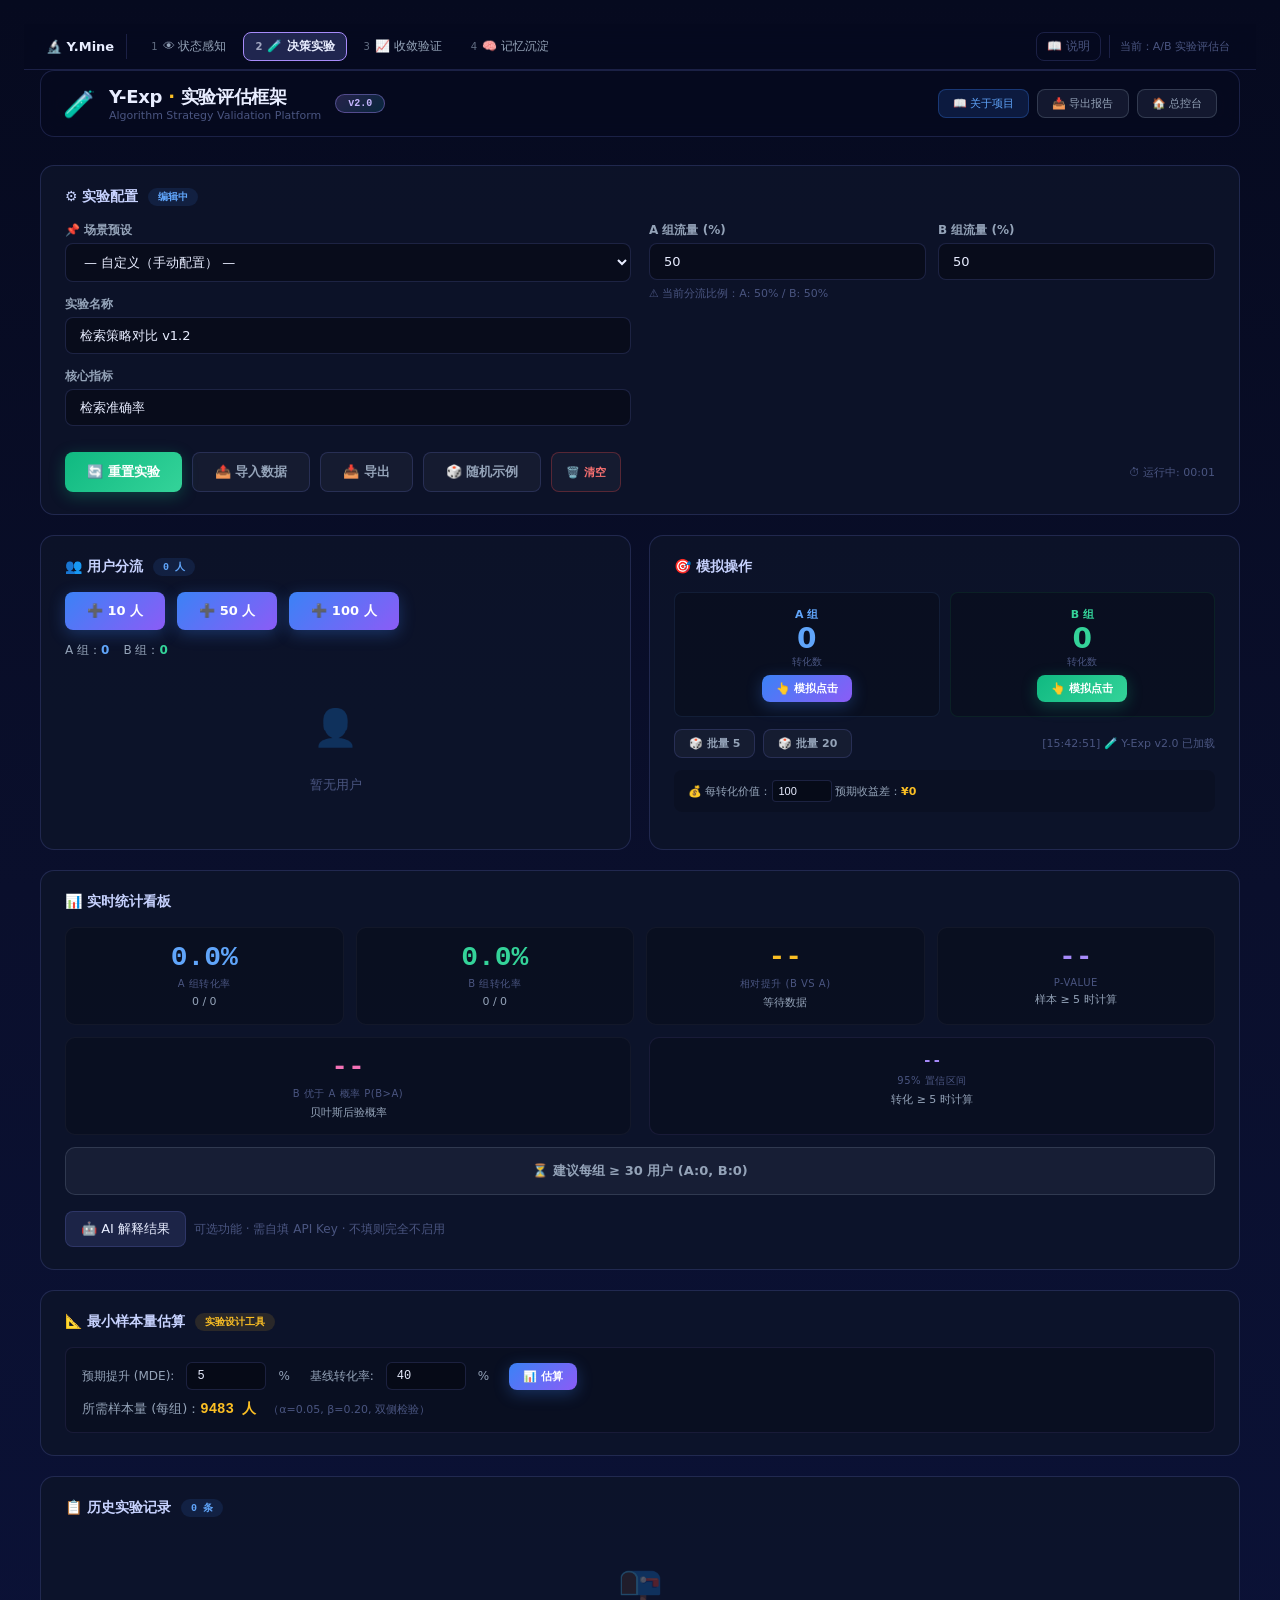
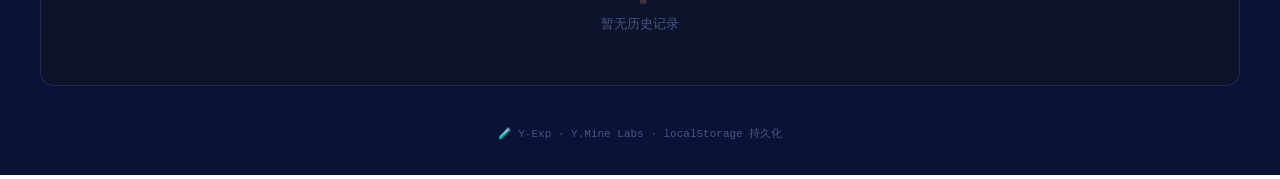
<file: ab-test.html>
<!DOCTYPE html>
<html lang="zh-CN">
<head>
<meta charset="UTF-8" />
<meta name="viewport" content="width=device-width, initial-scale=1.0" />
<title>A/B 实验评估台 · Y.Mine</title>
    <script src="src/shell.js" data-stage="experiment"></script>
    <link rel="stylesheet" href="src/theme.css" />
<link rel="icon" href="data:image/svg+xml,<svg xmlns=%22http://www.w3.org/2000/svg%22 viewBox=%220 0 100 100%22><text y=%22.9em%22 font-size=%2290%22>🔺</text></svg>" />
<style>
*{margin:0;padding:0;box-sizing:border-box}
body{font-family:'Segoe UI',system-ui,sans-serif;background:linear-gradient(180deg,var(--bg-deep)0%,var(--bg-mid)50%,#0b1238 100%);color:var(--text-primary);min-height:100vh;padding:24px}
.container{max-width:1200px;margin:0 auto}
.topbar{display:flex;align-items:center;justify-content:space-between;padding:14px 22px;background:rgba(6,10,31,0.85);backdrop-filter:blur(16px);border:1px solid var(--border);border-radius:14px;margin-bottom:28px;flex-wrap:wrap;gap:12px}
.topbar-left{display:flex;align-items:center;gap:14px}
.topbar-left .logo{font-size:26px}
.topbar-left .brand{font-size:18px;font-weight:800;color:var(--text-primary);letter-spacing:-0.3px}
.topbar-left .brand .hl{color:var(--accent-amber)}
.topbar-left .sub{font-size:11px;color:var(--text-dim);font-weight:400}
.topbar-right{display:flex;gap:8px;align-items:center;flex-wrap:wrap}
.badge-version{background:linear-gradient(135deg,rgba(167,139,250,0.2),rgba(34,211,238,0.15));border:1px solid rgba(167,139,250,0.4);padding:3px 12px;border-radius:20px;font-size:10px;color:#c4b5fd;font-family:'SF Mono',monospace;font-weight:600}
.btn-top{background:rgba(100,116,139,0.15);border:1px solid rgba(148,163,184,0.25);color:var(--text-sec);padding:6px 14px;border-radius:8px;font-size:11px;cursor:pointer;text-decoration:none;transition:all .2s;font-family:inherit;display:inline-flex;align-items:center;gap:5px}
.btn-top:hover{background:rgba(100,116,139,0.3);color:#fff}
.btn-top.primary{background:rgba(59,130,246,0.15);border-color:rgba(59,130,246,0.3);color:var(--accent-blue)}
.btn-top.primary:hover{background:rgba(59,130,246,0.25)}
.card{background:var(--panel);border:1px solid var(--border);border-radius:14px;padding:22px 24px;margin-bottom:20px;position:relative;transition:border-color .3s}
.card:hover{border-color:rgba(129,140,248,0.3)}
.card-title{font-size:14px;font-weight:700;color:#c7d2fe;margin-bottom:16px;display:flex;align-items:center;gap:10px}
.card-title .badge{font-size:10px;font-weight:600;padding:2px 10px;border-radius:12px;background:rgba(59,130,246,0.12);color:var(--accent-blue);font-family:'SF Mono',monospace}
.card-title .badge.gold{background:rgba(251,191,36,0.12);color:var(--accent-amber)}
.card-title .badge.green{background:rgba(34,197,94,0.12);color:var(--accent-green)}
.card-title .badge.mindspeak{background:rgba(244,114,182,0.12);color:var(--accent-pink)}
.card-title .badge.step{background:rgba(251,191,36,0.12);color:var(--accent-amber)}
.grid-2{display:grid;grid-template-columns:1fr 1fr;gap:18px}
.grid-3{display:grid;grid-template-columns:1fr 1fr 1fr;gap:14px}
.grid-4{display:grid;grid-template-columns:1fr 1fr 1fr 1fr;gap:12px}
@media(max-width:900px){.grid-2,.grid-3,.grid-4{grid-template-columns:1fr}}
.form-group{margin-bottom:14px}
.form-label{font-size:12px;color:var(--text-sec);display:block;margin-bottom:4px;font-weight:600}
.form-input{width:100%;padding:10px 14px;background:rgba(0,0,0,0.3);border:1px solid var(--border);border-radius:8px;color:var(--text-primary);font-size:13px;outline:none;transition:border-color .2s;font-family:inherit}
.form-input:focus{border-color:rgba(96,165,250,0.5)}
.form-input::placeholder{color:var(--text-dim)}
.form-select{width:100%;padding:10px 14px;background:rgba(0,0,0,0.3);border:1px solid var(--border);border-radius:8px;color:var(--text-primary);font-size:13px;outline:none;font-family:inherit;transition:border-color .2s;cursor:pointer}
.form-select:focus{border-color:rgba(96,165,250,0.5)}
.form-select option{background:#0a0f2c;color:#e8edff}
.form-row{display:flex;gap:12px;align-items:center;flex-wrap:wrap}
.form-row .form-group{flex:1;min-width:100px;margin-bottom:0}
.btn{padding:10px 22px;border-radius:8px;font-size:13px;font-weight:600;border:none;cursor:pointer;transition:all .25s;display:inline-flex;align-items:center;gap:6px;font-family:inherit}
.btn-primary{background:linear-gradient(135deg,#3b82f6,#8b5cf6);color:#fff;box-shadow:0 4px 16px rgba(59,130,246,0.3)}
.btn-primary:hover{transform:translateY(-2px);box-shadow:0 6px 24px rgba(59,130,246,0.5)}
.btn-success{background:linear-gradient(135deg,#10b981,#34d399);color:#fff;box-shadow:0 4px 16px rgba(16,185,129,0.3)}
.btn-success:hover{transform:translateY(-2px);box-shadow:0 6px 24px rgba(16,185,129,0.5)}
.btn-danger{background:linear-gradient(135deg,#ef4444,#f87171);color:#fff}
.btn-danger:hover{transform:translateY(-2px)}
.btn-outline{background:rgba(255,255,255,0.04);border:1px solid var(--border);color:var(--text-sec)}
.btn-outline:hover{background:rgba(255,255,255,0.08);color:#fff}
.btn-amber{background:linear-gradient(135deg,#f59e0b,#fbbf24);color:#000;font-weight:700}
.btn-amber:hover{transform:translateY(-2px);box-shadow:0 4px 16px rgba(251,191,36,0.4)}
.btn-mindspeak{background:linear-gradient(135deg,rgba(244,114,182,0.15),rgba(167,139,250,0.1));border:1px solid rgba(244,114,182,0.3);color:var(--accent-pink)}
.btn-mindspeak:hover{background:linear-gradient(135deg,rgba(244,114,182,0.25),rgba(167,139,250,0.2));border-color:rgba(244,114,182,0.5);transform:translateY(-2px)}
.btn-sm{padding:6px 14px;font-size:11px}
.btn:disabled{opacity:0.4;cursor:not-allowed;transform:none !important}
.stat-card{background:rgba(0,0,0,0.2);border-radius:10px;padding:14px 16px;text-align:center;border:1px solid rgba(255,255,255,0.04);transition:all .3s}
.stat-card:hover{border-color:rgba(255,255,255,0.08)}
.stat-card .stat-value{font-size:28px;font-weight:800;font-family:'SF Mono',monospace;transition:all .3s}
.stat-card .stat-value.pop{animation:popNumber 0.4s ease}
@keyframes popNumber{0%{transform:scale(1)}50%{transform:scale(1.15)}100%{transform:scale(1)}}
.stat-card .stat-label{font-size:10px;color:var(--text-dim);text-transform:uppercase;letter-spacing:0.5px;margin-top:4px}
.stat-card .stat-sub{font-size:11px;color:var(--text-sec);margin-top:4px}
.stat-card.a .stat-value{color:var(--accent-blue)}
.stat-card.b .stat-value{color:var(--accent-green)}
.stat-card.diff .stat-value{color:var(--accent-amber)}
.stat-card.p .stat-value{color:var(--accent-purple)}
.stat-card.bayes .stat-value{color:var(--accent-pink)}
.user-list{max-height:180px;overflow-y:auto;font-size:12px;font-family:'SF Mono',monospace;line-height:1.8}
.user-list::-webkit-scrollbar{width:4px}
.user-list::-webkit-scrollbar-thumb{background:rgba(167,139,250,0.2);border-radius:2px}
.user-item{display:flex;align-items:center;gap:10px;padding:4px 8px;border-radius:4px;transition:background .15s}
.user-item:hover{background:rgba(255,255,255,0.03)}
.user-item .uid{color:var(--text-dim)}
.user-item .group-a{color:var(--accent-blue);font-weight:600}
.user-item .group-b{color:var(--accent-green);font-weight:600}
.user-item .status{font-size:10px;padding:1px 6px;border-radius:3px}
.user-item .status.converted{background:rgba(34,197,94,0.15);color:var(--accent-green)}
.user-item .status.pending{background:rgba(148,163,184,0.1);color:var(--text-dim)}
.user-item.flash{animation:flashRow 0.6s ease}
@keyframes flashRow{0%{background:rgba(251,191,36,0.2)}100%{background:transparent}}
.conclusion{padding:14px 18px;border-radius:10px;font-size:13px;font-weight:600;text-align:center;margin-top:12px;animation:slideIn 0.5s ease}
@keyframes slideIn{0%{opacity:0;transform:translateY(-10px)}100%{opacity:1;transform:translateY(0)}}
.conclusion.significant{background:rgba(34,197,94,0.1);border:1px solid rgba(34,197,94,0.3);color:var(--accent-green)}
.conclusion.not-significant{background:rgba(251,191,36,0.08);border:1px solid rgba(251,191,36,0.2);color:var(--accent-amber)}
.conclusion.insufficient{background:rgba(148,163,184,0.08);border:1px solid rgba(148,163,184,0.2);color:var(--text-sec)}
.conclusion.bayes-strong{background:rgba(244,114,182,0.08);border:1px solid rgba(244,114,182,0.3);color:var(--accent-pink)}
.empty-state{text-align:center;padding:30px 20px;color:var(--text-dim);font-size:13px}
.empty-state .icon{font-size:36px;margin-bottom:10px;opacity:0.3}
.history-item{display:flex;align-items:center;justify-content:space-between;padding:10px 14px;background:rgba(0,0,0,0.15);border-radius:8px;font-size:12px;flex-wrap:wrap;gap:6px}
.history-item .h-time{color:var(--text-dim);font-family:'SF Mono',monospace;font-size:11px}
.history-item .h-name{color:var(--text-primary);font-weight:600}
.history-item .h-result{font-weight:600}
.history-item .h-result.win{color:var(--accent-green)}
.history-item .h-result.lose{color:var(--accent-amber)}
.history-item .h-result.none{color:var(--text-dim)}
.history-item .h-ms-tag{font-size:8px;padding:1px 6px;border-radius:3px;background:rgba(244,114,182,0.12);color:var(--accent-pink);border:1px solid rgba(244,114,182,0.2)}
.modal-overlay{position:fixed;inset:0;background:rgba(0,0,0,0.7);backdrop-filter:blur(8px);z-index:999;display:none;align-items:center;justify-content:center;padding:24px}
.modal-overlay.open{display:flex;animation:fadeIn 0.25s ease}
@keyframes fadeIn{from{opacity:0}to{opacity:1}}
.modal-box{max-width:720px;width:100%;max-height:85vh;overflow-y:auto;background:linear-gradient(145deg,#0b1238,#060a1f);border:1px solid var(--border);border-radius:16px;padding:32px 36px;position:relative;animation:slideUp 0.3s ease}
@keyframes slideUp{from{transform:translateY(20px);opacity:0}to{transform:translateY(0);opacity:1}}
.modal-close{position:absolute;top:14px;right:18px;background:none;border:none;color:var(--text-dim);font-size:22px;cursor:pointer;transition:color .2s}
.modal-close:hover{color:#fff}
.modal-title{font-size:22px;font-weight:800;color:var(--text-primary);margin-bottom:8px}
.modal-title .hl{color:var(--accent-amber)}
.modal-sub{font-size:13px;color:var(--text-sec);line-height:1.8;margin-bottom:16px}
.modal-section{margin-bottom:16px}
.modal-section h4{font-size:13px;color:#c7d2fe;font-weight:700;margin-bottom:6px;display:flex;align-items:center;gap:8px}
.modal-section p,.modal-section li{font-size:12px;color:var(--text-sec);line-height:1.9}
.modal-section ul{padding-left:20px}
.sample-calc{background:rgba(0,0,0,0.2);border-radius:8px;padding:14px 16px;margin-top:10px;border:1px solid rgba(167,139,250,0.1)}
.sample-calc .calc-row{display:flex;gap:12px;align-items:center;flex-wrap:wrap}
.sample-calc .calc-row input{width:80px;padding:6px 10px;background:rgba(0,0,0,0.3);border:1px solid var(--border);border-radius:6px;color:var(--text-primary);font-size:12px;font-family:'SF Mono',monospace;outline:none}
.sample-calc .calc-row input:focus{border-color:rgba(167,139,250,0.4)}
.sample-calc .calc-result{font-size:14px;font-weight:700;color:var(--accent-amber);font-family:'SF Mono',monospace}
.footer{text-align:center;padding:20px 0 10px;font-size:11px;color:var(--text-dim);font-family:'SF Mono',monospace}

/* ===== MindSpeak 验证卡片 ===== */
.ms-verify-card{background:rgba(244,114,182,0.04);border:1px solid rgba(244,114,182,0.15);border-radius:12px;padding:14px 18px;margin:12px 0;display:none}
.ms-verify-card.visible{display:block}
.ms-verify-header{display:flex;align-items:center;justify-content:space-between;margin-bottom:10px;flex-wrap:wrap;gap:8px}
.ms-verify-title{font-size:13px;font-weight:700;color:var(--accent-pink);display:flex;align-items:center;gap:8px}
.ms-verify-status{font-size:11px;font-weight:600;padding:3px 12px;border-radius:12px}
.ms-verify-status.pass{background:rgba(34,197,94,0.12);color:var(--accent-green);border:1px solid rgba(34,197,94,0.2)}
.ms-verify-status.warn{background:rgba(251,191,36,0.12);color:var(--accent-amber);border:1px solid rgba(251,191,36,0.2)}
.ms-verify-status.fail{background:rgba(239,68,68,0.12);color:var(--accent-red);border:1px solid rgba(239,68,68,0.2)}
.ms-map-grid{display:grid;grid-template-columns:1fr 1fr;gap:4px;margin:8px 0}
@media(max-width:600px){.ms-map-grid{grid-template-columns:1fr}}
.ms-map-item{display:flex;align-items:center;gap:6px;padding:4px 10px;border-radius:6px;background:rgba(0,0,0,0.15);font-size:11px;transition:all 0.3s}
.ms-map-item .lang{color:rgba(255,255,255,0.5);font-size:10px}
.ms-map-item .arrow{color:rgba(255,255,255,0.15);font-size:10px}
.ms-map-item .algo{color:var(--accent-cyan);font-weight:600;font-size:10px}
.ms-map-item .check{font-size:12px;margin-left:auto}
.ms-map-item .check.pass{color:var(--accent-green)}
.ms-map-item .check.warn{color:var(--accent-amber)}
.ms-map-item .check.fail{color:var(--accent-red)}
.ms-map-item .conf{font-size:8px;color:rgba(255,255,255,0.25);margin-left:4px}
.ms-map-item.pass-item{border-left:2px solid rgba(34,197,94,0.3)}
.ms-map-item.warn-item{border-left:2px solid rgba(251,191,36,0.3)}
.ms-map-item.fail-item{border-left:2px solid rgba(239,68,68,0.3)}
.ms-detail-btn{background:rgba(244,114,182,0.08);border:1px solid rgba(244,114,182,0.2);color:var(--accent-pink);padding:6px 14px;border-radius:6px;font-size:11px;cursor:pointer;transition:all .2s;font-family:inherit}
.ms-detail-btn:hover{background:rgba(244,114,182,0.15);border-color:rgba(244,114,182,0.4)}
.ms-audit-summary{font-size:10px;color:rgba(255,255,255,0.4);margin-top:8px;padding-top:8px;border-top:1px solid rgba(255,255,255,0.04);display:flex;gap:16px;flex-wrap:wrap}
.ms-audit-summary .label{color:rgba(255,255,255,0.25)}
.ms-audit-summary .val{color:var(--accent-cyan);font-weight:600}

/* ===== 五步骤进度条 ===== */
.ms-steps-bar{display:flex;gap:4px;margin:10px 0 8px}
.ms-step-pill{flex:1;padding:4px 2px;border-radius:4px;text-align:center;font-size:8px;font-weight:600;background:rgba(255,255,255,0.03);border:1px solid rgba(255,255,255,0.05);color:rgba(255,255,255,0.2);transition:all 0.4s}
.ms-step-pill.done{background:rgba(34,197,94,0.12);border-color:rgba(34,197,94,0.25);color:var(--accent-green)}
.ms-step-pill.active{background:rgba(251,191,36,0.12);border-color:rgba(251,191,36,0.3);color:var(--accent-amber);box-shadow:0 0 12px rgba(251,191,36,0.15);transform:scale(1.02)}
.ms-step-pill.fail{background:rgba(239,68,68,0.12);border-color:rgba(239,68,68,0.25);color:var(--accent-red)}

/* ===== MindSpeak 详情弹窗 ===== */
.ms-detail-table{width:100%;border-collapse:collapse;font-size:12px;margin:12px 0}
.ms-detail-table th{text-align:left;padding:8px 10px;color:var(--text-sec);border-bottom:1px solid var(--border);font-weight:600;font-size:11px}
.ms-detail-table td{padding:8px 10px;border-bottom:1px solid rgba(255,255,255,0.04);color:var(--text-sec)}
.ms-detail-table .status-pass{color:var(--accent-green);font-weight:600}
.ms-detail-table .status-warn{color:var(--accent-amber);font-weight:600}
.ms-detail-table .status-fail{color:var(--accent-red);font-weight:600}
.ms-detail-log{background:rgba(0,0,0,0.2);border-radius:8px;padding:10px 14px;font-family:'SF Mono',monospace;font-size:10px;line-height:1.8;color:rgba(255,255,255,0.5);margin:8px 0}
.ms-detail-log .step-ok{color:var(--accent-green)}
.ms-detail-log .step-warn{color:var(--accent-amber)}
.ms-detail-log .step-info{color:var(--accent-cyan)}
.ms-detail-log .step-detail{color:rgba(255,255,255,0.3);padding-left:16px;font-size:9px;border-left:1px dashed rgba(255,255,255,0.05);margin:2px 0}
.ms-detail-log .step-clickable{cursor:pointer;transition:color .2s}
.ms-detail-log .step-clickable:hover{color:var(--text-primary)}

/* ===== 结论区结构状态 ===== */
.conclusion-struct{font-size:11px;padding:6px 12px;border-radius:6px;display:inline-flex;align-items:center;gap:6px;margin-top:4px}
.conclusion-struct.pass{background:rgba(34,197,94,0.08);color:var(--accent-green);border:1px solid rgba(34,197,94,0.15)}
.conclusion-struct.warn{background:rgba(251,191,36,0.08);color:var(--accent-amber);border:1px solid rgba(251,191,36,0.15)}
.conclusion-struct.fail{background:rgba(239,68,68,0.08);color:var(--accent-red);border:1px solid rgba(239,68,68,0.15)}
</style>
</head>
<body>
<div class="container">
<div class="topbar">
<div class="topbar-left"><span class="logo">🧪</span><div><div class="brand">Y-Exp <span class="hl">·</span> 实验评估框架</div><div class="sub">Algorithm Strategy Validation Platform</div></div><span class="badge-version">v2.0</span></div>
<div class="topbar-right">
<button class="btn-top primary" onclick="openAbout()">📖 关于项目</button>
<button class="btn-top" onclick="exportReport()">📥 导出报告</button>
<a href="index.html" class="btn-top">🏠 总控台</a>
</div>
</div>

<!-- ① 实验配置 -->
<div class="card"><div class="card-title">⚙️ 实验配置 <span class="badge">编辑中</span></div>
<div class="grid-2"><div>
<div class="form-group">
<label class="form-label">📌 场景预设</label>
<select class="form-select" id="scenePreset" onchange="applyScenePreset()">
<option value="custom">— 自定义（手动配置） —</option>
<option value="rag">📝 RAG 检索 Top-K 对比</option>
<option value="recommend">🎯 推荐算法策略对比</option>
<option value="pricing">📊 定价策略对比</option>
<option value="prompt">🧠 LLM 提示词工程对比</option>
<option value="mindspeak">🧠 从 MindSpeak 导入结构验证</option>
</select>
</div>
<div class="form-group"><label class="form-label">实验名称</label><input class="form-input" id="expName" value="检索策略对比 v1.2" /></div>
<div class="form-group"><label class="form-label">核心指标</label><input class="form-input" id="expMetric" value="检索准确率" /></div>
</div><div>
<div class="form-row"><div class="form-group"><label class="form-label">A 组流量 (%)</label><input class="form-input" id="trafficA" type="number" min="1" max="99" value="50" /></div><div class="form-group"><label class="form-label">B 组流量 (%)</label><input class="form-input" id="trafficB" type="number" min="1" max="99" value="50" /></div></div>
<div style="margin-top:6px;font-size:11px;color:var(--text-dim);">⚠️ 当前分流比例：<span id="ratioDisplay">A: 50% / B: 50%</span></div>
</div></div>

<!-- MindSpeak 验证卡片（含五步骤进度条） -->
<div class="ms-verify-card" id="msVerifyCard">
<div class="ms-verify-header">
<div class="ms-verify-title">🧠 已从 MindSpeak 导入结构验证</div>
<span class="ms-verify-status pass" id="msVerifyStatusBadge">✅ 通过</span>
</div>
<!-- ★ 五步骤进度条 -->
<div class="ms-steps-bar" id="msStepsBar">
<div class="ms-step-pill" data-step="0">① 候选</div>
<div class="ms-step-pill" data-step="1">② 验证</div>
<div class="ms-step-pill" data-step="2">③ 审计</div>
<div class="ms-step-pill" data-step="3">④ 回退</div>
<div class="ms-step-pill" data-step="4">⑤ 采纳</div>
</div>
<div class="ms-map-grid" id="msMapGrid"></div>
<div style="display:flex;gap:8px;flex-wrap:wrap;margin-top:6px;">
<button class="ms-detail-btn" onclick="openMindSpeakDetail()">📊 查看验证详情 →</button>
<button class="ms-detail-btn" onclick="exportMindSpeakContext()">📥 导出上下文</button>
</div>
<div class="ms-audit-summary">
<span><span class="label">三角审计：</span><span class="val" id="msAuditStatus">通过</span></span>
<span><span class="label">全局稳态：</span><span class="val" id="msSteadyVal">0.50</span></span>
<span><span class="label">映射完成：</span><span class="val" id="msMapCount">7/7</span></span>
<span><span class="label">置信度：</span><span class="val" id="msAvgConf">0.92</span></span>
</div>
</div>

<div style="margin-top:12px;display:flex;gap:10px;flex-wrap:wrap;">
<button class="btn btn-success" onclick="resetExperiment()">🔄 重置实验</button>
<button class="btn btn-outline" onclick="DataUI.open()">📤 导入数据</button>
<button class="btn btn-outline" onclick="DataUI.exportMenu()">📥 导出</button>
<button class="btn btn-outline" onclick="loadExampleData()">🎲 随机示例</button>
<button class="btn btn-outline btn-sm" onclick="clearAllData()" style="color:var(--accent-red);border-color:rgba(239,68,68,0.3);">🗑️ 清空</button>
<span style="font-size:11px;color:var(--text-dim);align-self:center;margin-left:auto;" id="timerDisplay">⏱ 运行中: 00:00</span>
</div></div>

<!-- ② 用户分流 + 操作 -->
<div class="grid-2">
<div class="card"><div class="card-title">👥 用户分流 <span class="badge" id="userCountBadge">0 人</span></div>
<div class="form-row" style="margin-bottom:12px;"><button class="btn btn-primary" onclick="assignUsers(10)">➕ 10 人</button><button class="btn btn-primary" onclick="assignUsers(50)">➕ 50 人</button><button class="btn btn-primary" onclick="assignUsers(100)">➕ 100 人</button></div>
<div style="display:flex;gap:14px;font-size:12px;color:var(--text-sec);margin-bottom:10px;"><span>A 组：<b style="color:var(--accent-blue)" id="countA">0</b></span><span>B 组：<b style="color:var(--accent-green)" id="countB">0</b></span></div>
<div class="user-list" id="userList"><div class="empty-state"><div class="icon">👤</div>暂无用户，点击「分配」开始实验</div></div></div>

<div class="card"><div class="card-title">🎯 模拟操作</div>
<div style="display:grid;grid-template-columns:1fr 1fr;gap:10px;margin-bottom:12px;">
<div style="background:rgba(0,0,0,0.2);border-radius:8px;padding:14px;text-align:center;border:1px solid rgba(96,165,250,0.1);"><div style="font-size:11px;color:var(--accent-blue);font-weight:600;">A 组</div><div style="font-size:28px;font-weight:800;color:var(--accent-blue);" id="convA">0</div><div style="font-size:10px;color:var(--text-dim);">转化数</div><button class="btn btn-sm btn-primary" style="margin-top:6px;" onclick="simulateAction('A')">👆 模拟点击</button></div>
<div style="background:rgba(0,0,0,0.2);border-radius:8px;padding:14px;text-align:center;border:1px solid rgba(34,197,94,0.1);"><div style="font-size:11px;color:var(--accent-green);font-weight:600;">B 组</div><div style="font-size:28px;font-weight:800;color:var(--accent-green);" id="convB">0</div><div style="font-size:10px;color:var(--text-dim);">转化数</div><button class="btn btn-sm btn-success" style="margin-top:6px;" onclick="simulateAction('B')">👆 模拟点击</button></div>
</div>
<div style="display:flex;gap:8px;flex-wrap:wrap;"><button class="btn btn-outline btn-sm" onclick="simulateBatch(5)">🎲 批量 5</button><button class="btn btn-outline btn-sm" onclick="simulateBatch(20)">🎲 批量 20</button><span style="font-size:11px;color:var(--text-dim);margin-left:auto;align-self:center;" id="actionLog">等待操作...</span></div>
<div style="margin-top:12px;padding:10px 14px;background:rgba(0,0,0,0.15);border-radius:8px;font-size:11px;color:var(--text-sec);">💰 每转化价值：<input type="number" id="valuePerConv" value="100" style="width:60px;padding:4px 6px;background:rgba(0,0,0,0.3);border:1px solid var(--border);border-radius:4px;color:var(--text-primary);font-size:11px;" /> 预期收益差：<span id="expectedRevenue" style="color:var(--accent-amber);font-weight:700;">¥0</span></div>
</div></div>

<!-- ③ 统计看板 -->
<div class="card"><div class="card-title">📊 实时统计看板</div>
<div class="grid-4">
<div class="stat-card a"><div class="stat-value" id="rateA">0.0%</div><div class="stat-label">A 组转化率</div><div class="stat-sub"><span id="detailA">0 / 0</span></div></div>
<div class="stat-card b"><div class="stat-value" id="rateB">0.0%</div><div class="stat-label">B 组转化率</div><div class="stat-sub"><span id="detailB">0 / 0</span></div></div>
<div class="stat-card diff"><div class="stat-value" id="lift">--</div><div class="stat-label">相对提升 (B vs A)</div><div class="stat-sub" id="liftSub">等待数据</div></div>
<div class="stat-card p"><div class="stat-value" id="pValue">--</div><div class="stat-label">p-value</div><div class="stat-sub" id="pSub">样本 ≥ 5 时计算</div></div>
</div>
<div class="grid-2" style="margin-top:12px;">
<div class="stat-card bayes"><div class="stat-value" id="bayesFactor">--</div><div class="stat-label">B 优于 A 概率 P(B&gt;A)</div><div class="stat-sub" id="bayesSub">贝叶斯后验概率</div></div>
<div class="stat-card" style="border-color:rgba(167,139,250,0.1);"><div class="stat-value" style="color:var(--accent-purple);font-size:16px;" id="ciDisplay">--</div><div class="stat-label">95% 置信区间</div><div class="stat-sub" id="ciSub">转化 ≥ 5 时计算</div></div>
</div>
<div id="conclusionArea"><div class="conclusion insufficient">⏳ 等待足够数据（建议每组 ≥ 30 用户）</div></div>

<!-- ===== 数据导入面板 ===== -->
<div id="dataPanel" style="display:none;margin-top:14px;padding:16px 18px;background:var(--panel);
     border:1px solid var(--border);border-radius:12px;">
    <div style="display:flex;align-items:center;justify-content:space-between;flex-wrap:wrap;gap:8px;margin-bottom:10px;">
        <h4 style="margin:0;color:var(--accent-blue);font-size:14px">📤 导入你自己的数据</h4>
        <button onclick="DataUI.close()" style="background:none;border:none;color:var(--text-dim);
                cursor:pointer;font-size:18px;line-height:1">×</button>
    </div>
    <p style="font-size:12px;color:var(--text-dim);margin:0 0 12px">
        文件在你的浏览器里解析，<b>不会上传到任何服务器</b>。支持 CSV 与 JSON，自动识别格式。
    </p>

    <div style="display:flex;gap:8px;flex-wrap:wrap;margin-bottom:10px;">
        <input type="file" id="dataFileInput" accept=".csv,.json,.txt" style="display:none">
        <button onclick="document.getElementById('dataFileInput').click()"
                style="padding:7px 14px;border-radius:7px;cursor:pointer;font-family:inherit;font-size:12.5px;
                background:rgba(129,140,248,.18);color:var(--text-primary);border:1px solid var(--accent-purple)">
            📁 选择文件
        </button>
        <button onclick="DataUI.togglePaste()"
                style="padding:7px 14px;border-radius:7px;cursor:pointer;font-family:inherit;font-size:12.5px;
                background:transparent;color:var(--text-sec);border:1px solid var(--border)">
            ✏️ 粘贴文本
        </button>
        <button onclick="DataUI.downloadTemplate()"
                style="padding:7px 14px;border-radius:7px;cursor:pointer;font-family:inherit;font-size:12.5px;
                background:transparent;color:var(--text-sec);border:1px solid var(--border)">
            📋 下载模板
        </button>
    </div>

    <div id="dataPasteBox" style="display:none;margin-bottom:10px;">
        <textarea id="dataPaste" rows="7" placeholder="uid,group,converted&#10;u1,A,1&#10;u2,A,0&#10;u3,B,1"
                  style="width:100%;padding:10px;border-radius:8px;background:rgba(0,0,0,.3);
                  color:var(--text-primary);border:1px solid var(--border);font-family:Consolas,monospace;
                  font-size:12px;resize:vertical"></textarea>
        <button onclick="DataUI.parsePaste()"
                style="margin-top:7px;padding:7px 14px;border-radius:7px;cursor:pointer;font-family:inherit;
                font-size:12.5px;background:rgba(52,211,153,.16);color:var(--accent-green);
                border:1px solid rgba(52,211,153,.35)">▶ 解析</button>
    </div>

    <div id="dataResult" style="display:none;"></div>
</div>

<!-- ===== AI 解释（可选，需用户自填 Key） ===== -->
<div id="aiPanelWrap" style="margin-top:16px;">
    <div style="display:flex;gap:8px;align-items:center;flex-wrap:wrap;">
        <button onclick="AIUI.toggle()" id="aiToggleBtn" style="padding:8px 15px;border-radius:8px;cursor:pointer;
                font-family:inherit;font-size:13px;background:rgba(129,140,248,.14);
                color:var(--text-primary);border:1px solid var(--border);">
            🤖 AI 解释结果
        </button>
        <span id="aiHint" style="font-size:12px;color:var(--text-dim);">可选功能 · 需自填 API Key · 不填则完全不启用</span>
    </div>
    <div id="aiBox" style="display:none;margin-top:12px;">
        <div style="display:flex;gap:8px;margin-bottom:10px;flex-wrap:wrap;">
            <button onclick="AIUI.explain()" id="aiRunBtn" style="padding:7px 14px;border-radius:7px;cursor:pointer;
                    font-family:inherit;font-size:12.5px;background:rgba(52,211,153,.16);
                    color:var(--accent-green);border:1px solid rgba(52,211,153,.35);">▶ 生成解释</button>
            <button onclick="AIUI.showPreview()" style="padding:7px 14px;border-radius:7px;cursor:pointer;
                    font-family:inherit;font-size:12.5px;background:transparent;
                    color:var(--text-sec);border:1px solid var(--border);">👁 预览将发送的数据</button>
            <button onclick="AIUI.toggleSettings()" style="padding:7px 14px;border-radius:7px;cursor:pointer;
                    font-family:inherit;font-size:12.5px;background:transparent;
                    color:var(--text-sec);border:1px solid var(--border);">⚙ 设置</button>
        </div>
        <div id="aiSettings"></div>
        <div id="aiPreview" style="display:none;margin-bottom:12px;"></div>
        <div id="aiOutput" style="display:none;padding:16px 18px;background:var(--panel);
             border:1px solid var(--border);border-radius:10px;font-size:13.5px;
             line-height:1.75;color:var(--text-sec);white-space:pre-wrap;"></div>
    </div>
</div>
</div>

<!-- ④ 样本量估算 -->
<div class="card"><div class="card-title">📐 最小样本量估算 <span class="badge gold">实验设计工具</span></div>
<div class="sample-calc"><div class="calc-row">
<span style="font-size:12px;color:var(--text-sec);">预期提升 (MDE):</span><input type="number" id="mdeInput" value="5" step="0.5" min="0.5" max="50" /><span style="font-size:12px;color:var(--text-sec);">%</span>
<span style="font-size:12px;color:var(--text-sec);margin-left:8px;">基线转化率:</span><input type="number" id="baselineInput" value="40" step="1" min="1" max="99" /><span style="font-size:12px;color:var(--text-sec);">%</span>
<button class="btn btn-sm btn-primary" onclick="calcSampleSize()" style="margin-left:8px;">📊 估算</button>
</div>
<div style="margin-top:10px;font-size:13px;color:var(--text-sec);">所需样本量 (每组)：<span class="calc-result" id="sampleResult">--</span><span style="font-size:11px;color:var(--text-dim);margin-left:12px;">（α=0.05, β=0.20, 双侧检验）</span></div></div></div>

<!-- ⑤ 历史记录 -->
<div class="card"><div class="card-title">📋 历史实验记录 <span class="badge" id="historyCount">0 条</span></div>
<div id="historyList"><div class="empty-state"><div class="icon">📭</div>暂无历史记录</div></div></div>

<div class="footer">🧪 Y-Exp · Y.Mine Labs · localStorage 持久化</div>
</div>

<!-- 关于弹窗 -->
<div class="modal-overlay" id="aboutModal"><div class="modal-box"><button class="modal-close" onclick="closeAbout()">✕</button>
<div class="modal-title">🧪 Y-Exp <span class="hl">实验评估框架</span></div>
<div class="modal-sub">面向算法策略迭代的轻量级离线实验验证平台 · v2.0</div>
<div class="modal-section"><h4>🎯 设计目标</h4><p>为算法/策略迭代提供科学、可追溯的离线验证环境，回答：<b style="color:var(--accent-amber);">“这次改进是否真的有效？”</b></p></div>
<div class="modal-section"><h4>⚡ 核心能力</h4><ul><li><b>用户分流</b> — 确定性哈希分流</li><li><b>转化追踪</b> — 实时记录用户行为</li><li><b>统计检验</b> — 两比例 z-test（pooled）＋ 贝叶斯 Beta-Binomial P(B&gt;A)</li><li><b>置信区间</b> — 95% CI 自动计算</li><li><b>收益估算</b> — 统计显著性 → 业务价值</li><li><b>样本量估算</b> — 实验前规划</li></ul></div>
<div class="modal-section"><h4>🔬 应用场景</h4><ul><li>LLM 提示词工程效果对比</li><li>强化学习 (RL) 超参数调优验证</li><li>RAG 参数评估</li><li>推荐算法策略迭代</li></ul></div>
<div style="margin-top:20px;padding-top:16px;border-top:1px solid var(--border);font-size:12px;color:var(--text-dim);">📦 纯前端 · localStorage · 零依赖</div>
</div></div>

<!-- MindSpeak 详情弹窗 -->
<div class="modal-overlay" id="msDetailModal">
<div class="modal-box">
<button class="modal-close" onclick="closeMindSpeakDetail()">✕</button>
<div class="modal-title">🧠 MindSpeak <span class="hl">· 结构验证详情</span></div>
<div class="modal-sub">四层跨域数理同构翻译引擎 V19.0 · 验证报告</div>
<div style="font-size:12px;color:var(--text-sec);margin-bottom:12px;display:flex;gap:16px;flex-wrap:wrap;">
<span>生成时间：<span id="msReportTime" style="color:var(--text-primary);">--</span></span>
<span>全局稳态：<span id="msReportSteady" style="color:var(--accent-cyan);">0.50</span></span>
<span>三角审计：<span id="msReportAudit" style="color:var(--accent-green);">通过</span></span>
</div>
<table class="ms-detail-table">
<thead><tr><th>语言结构</th><th>数理映射</th><th>算法架构</th><th>置信度</th><th>状态</th></tr></thead>
<tbody id="msDetailTableBody"></tbody>
</table>
<div style="font-size:13px;font-weight:600;color:#c7d2fe;margin:12px 0 6px;">五步骤流程日志 <span style="font-size:10px;font-weight:400;color:rgba(255,255,255,0.2);">（点击步骤展开详情）</span></div>
<div class="ms-detail-log" id="msDetailLog"></div>
<div style="display:flex;gap:10px;margin-top:16px;">
<button class="btn btn-primary" onclick="closeMindSpeakDetail()">关闭</button>
<button class="btn btn-mindspeak" onclick="applyMindSpeakContext()">📥 应用此上下文</button>
<button class="btn btn-outline" onclick="exportMindSpeakContext()">📥 导出上下文</button>
</div>
</div></div>

<script src="src/stats.js"></script>
<script src="src/dataio.js"></script>
<script src="src/llm.js"></script>
<script src="src/trace.js"></script>
<script src="assets/js/mock-api.js"></script>
<script>
// ============================================================
//  Data Layer
// ============================================================
const STORAGE_KEY = 'yexp_data';
const MS_CONTEXT_KEY = 'mindspeak_context';
function getDefaultData() { return { users: [], conversions: {}, groups: {}, experimentName: '检索策略对比 v1.2', metricName: '检索准确率', trafficA: 50, trafficB: 50, history: [], userIdCounter: 0, startTime: Date.now(), msContext: null }; }
let data = loadData();
function loadData() { try { const raw = localStorage.getItem(STORAGE_KEY); if (raw) { const p = JSON.parse(raw); if (!p.history) p.history = []; if (!p.userIdCounter) p.userIdCounter = 0; if (!p.startTime) p.startTime = Date.now(); if (!p.msContext) p.msContext = null; return p; } } catch (e) { } return getDefaultData(); }
function saveData() { try { localStorage.setItem(STORAGE_KEY, JSON.stringify(data)); } catch (e) { } updateUI(); }

let timerInterval = null;
function startTimer() { if (timerInterval) clearInterval(timerInterval); timerInterval = setInterval(() => { const e = Math.floor((Date.now() - data.startTime) / 1000); const m = String(Math.floor(e / 60)).padStart(2, '0'); const s = String(e % 60).padStart(2, '0'); document.getElementById('timerDisplay').textContent = '⏱ 运行中: ' + m + ':' + s; }, 1000); }

function getTraffic() { let a = parseInt(document.getElementById('trafficA').value) || 50; let b = parseInt(document.getElementById('trafficB').value) || 50; const t = a + b; if (t === 0) { a = 50; b = 50; } else { a = Math.round(a / t * 100); b = 100 - a; } if (a < 1) a = 1; if (b < 1) b = 1; return { a, b }; }

function assignUsers(c) { const t = getTraffic(); data.trafficA = t.a; data.trafficB = t.b; document.getElementById('trafficA').value = t.a; document.getElementById('trafficB').value = t.b; updateRatioDisplay(); for (let i = 0; i < c; i++) { data.userIdCounter++; const uid = 'u' + data.userIdCounter; const r = Math.random() * 100; const g = r < t.a ? 'A' : 'B'; data.users.push(uid); data.groups[uid] = g; data.conversions[uid] = false; } saveData(); logAction('➕ 分配 ' + c + ' 人'); const list = document.getElementById('userList'); list.style.background = 'rgba(251,191,36,0.05)'; setTimeout(() => { list.style.background = 'transparent'; }, 400); }

function simulateAction(g) { const t = data.users.filter(uid => data.groups[uid] === g).filter(uid => !data.conversions[uid]); if (t.length === 0) { logAction('⚠️ ' + g + ' 组已全转化'); return; } const c = t[Math.floor(Math.random() * t.length)]; if (Math.random() < 0.55) { data.conversions[c] = true; logAction('✅ ' + g + ' 组 ' + c + ' 转化'); } else { logAction('⏳ ' + g + ' 组 ' + c + ' 点击未转化'); } saveData(); }

function simulateBatch(c) { let a = 0; for (let i = 0; i < c; i++) { const p = data.users.filter(uid => !data.conversions[uid]); if (p.length === 0) break; const pick = p[Math.floor(Math.random() * p.length)]; if (Math.random() < 0.5) { data.conversions[pick] = true; a++; } } saveData(); logAction('🎲 批量 ' + c + ' 次，转化 ' + a + ' 人'); }

// ============================================================
//  resetExperiment
// ============================================================
async function resetExperiment() {
    if (window._resetInProgress) { logAction('⏳ 上一个重置请求正在处理中...'); return; }
    const name = document.getElementById('expName').value.trim() || '未命名实验';
    const metric = document.getElementById('expMetric').value.trim() || '核心指标';
    const stats = calculateStats();
    if (data.users.length > 0) {
        data.history.push({
            name: name,
            metric: metric,
            rateA: stats.rateA, rateB: stats.rateB,
            lift: stats.lift, pValue: stats.pValue,
            bayesFactor: stats.bayesFactor, probBBeatsA: stats.probBBeatsA, expectedLoss: stats.expectedLoss, significant: stats.significant,
            timestamp: Date.now(),
            usersA: stats.usersA, usersB: stats.usersB,
            convA: stats.convA, convB: stats.convB,
            duration: Math.floor((Date.now() - data.startTime) / 1000),
            msContext: data.msContext ? JSON.parse(JSON.stringify(data.msContext)) : null
        });
    }
    const resetBtn = document.querySelector('.btn-success[onclick*="resetExperiment"]');
    const originalText = resetBtn ? resetBtn.textContent : '🔄 重置实验';
    try {
        window._resetInProgress = true;
        if (resetBtn) { resetBtn.disabled = true; resetBtn.textContent = '⏳ 处理中...'; resetBtn.style.opacity = '0.7'; }
        logAction('📤 发送重置请求...');
        const response = await MockAPI.resetExperiment({ delay: 1500 });
        logAction('✅ ' + response.message + ' (ID: ' + response.requestId + ')');
        data.users = []; data.groups = {}; data.conversions = {}; data.experimentName = name; data.metricName = metric; data.userIdCounter = 0; data.startTime = Date.now();
        saveData();
        logAction('🔄 实验已重置，历史已保存');
        updateUI();
        if (resetBtn) { resetBtn.disabled = false; resetBtn.textContent = originalText; resetBtn.style.opacity = '1'; }
        showToast('✅ 实验重置成功！', 'success');
        window._resetInProgress = false;
    } catch (error) {
        logAction('❌ 重置失败: ' + error.message);
        showToast('❌ 重置失败: ' + error.message, 'error');
        if (resetBtn) { resetBtn.disabled = false; resetBtn.textContent = originalText; resetBtn.style.opacity = '1'; }
        window._resetInProgress = false;
    }
}

function showToast(message, type = 'info') {
    const existing = document.querySelector('.mock-toast');
    if (existing) existing.remove();
    const toast = document.createElement('div');
    toast.className = 'mock-toast';
    const colors = { success: 'rgba(34,197,94,0.15)', error: 'rgba(239,68,68,0.15)', info: 'rgba(59,130,246,0.15)' };
    const borderColors = { success: 'rgba(34,197,94,0.4)', error: 'rgba(239,68,68,0.4)', info: 'rgba(59,130,246,0.4)' };
    const textColors = { success: '#34d399', error: '#f87171', info: '#60a5fa' };
    toast.style.cssText = `
        position: fixed; top: 24px; right: 24px; padding: 14px 22px;
        background: ${colors[type] || colors.info};
        border: 1px solid ${borderColors[type] || borderColors.info};
        border-radius: 10px; color: ${textColors[type] || textColors.info};
        font-size: 13px; font-weight: 600; font-family: 'Segoe UI', system-ui, sans-serif;
        z-index: 9999; backdrop-filter: blur(12px);
        box-shadow: 0 8px 32px rgba(0,0,0,0.4);
        transition: transform 0.3s ease, opacity 0.3s ease;
        transform: translateX(0); opacity: 1; max-width: 420px;
    `;
    toast.textContent = message;
    document.body.appendChild(toast);
    setTimeout(() => { toast.style.transform = 'translateX(120%)'; toast.style.opacity = '0'; setTimeout(() => toast.remove(), 400); }, 3000);
}

// ============================================================
//  统计函数
// ============================================================
function clearAllData() { if (!confirm('确定清空所有数据？')) return; data = getDefaultData(); data.startTime = Date.now(); saveData(); logAction('🗑️ 已清空'); updateUI(); }

function loadExampleData() {
    data.users = []; data.groups = {}; data.conversions = {}; data.userIdCounter = 0; data.startTime = Date.now();
    const t = getTraffic();
    for (let i = 0; i < 80; i++) { data.userIdCounter++; const uid = 'u' + data.userIdCounter; const r = Math.random() * 100; const g = r < t.a ? 'A' : 'B'; data.users.push(uid); data.groups[uid] = g; data.conversions[uid] = false; }
    data.users.forEach(uid => { const g = data.groups[uid]; const r = g === 'A' ? 0.38 : 0.52; if (Math.random() < r) data.conversions[uid] = true; });
    saveData(); logAction('📥 加载示例数据：80 用户'); updateUI();
}

function calculateStats() {
    const uA = data.users.filter(uid => data.groups[uid] === 'A');
    const uB = data.users.filter(uid => data.groups[uid] === 'B');
    const cA = uA.filter(uid => data.conversions[uid]).length;
    const cB = uB.filter(uid => data.conversions[uid]).length;
    const rA = uA.length > 0 ? cA / uA.length : 0;
    const rB = uB.length > 0 ? cB / uB.length : 0;
    const lift = rA > 0 ? (rB - rA) / rA : (rB > 0 ? 1 : 0);
    let pValue = null, ciLower = null, ciUpper = null, bayesFactor = null;
    let probBBeatsA = null, expectedLoss = null, bayesRec = null;
    const nA = uA.length, nB = uB.length;
    if (nA >= 5 && nB >= 5 && cA > 0 && cB > 0) {
        const pPool = (cA + cB) / (nA + nB);
        const se = Math.sqrt(pPool * (1 - pPool) * (1 / nA + 1 / nB));
        const z = (rB - rA) / se;
        pValue = 2 * (1 - normalCDF(Math.abs(z)));
        const seDiff = Math.sqrt(rA * (1 - rA) / nA + rB * (1 - rB) / nB);
        const margin = 1.96 * seDiff;
        ciLower = (rB - rA) - margin;
        ciUpper = (rB - rA) + margin;
        /* 贝叶斯：业界标准 Beta-Binomial，替换原自造 BF10 启发式
         * 原实现被 min(...,100) 硬截断，样本 1500 与 5000 返回同一值，
         * 违背证据随样本累积而增强的性质。现返回 P(B>A) + 期望损失。 */
        const by = YStats.bayesianAB(nA, cA, nB, cB);
        probBBeatsA   = by.probBBeatsA;
        expectedLoss  = by.expectedLossChooseB;
        bayesRec      = by.recommendation;
    }
    const significant = pValue !== null && pValue < 0.05 && lift > 0;
    return { usersA: nA, usersB: nB, convA: cA, convB: cB, rateA: rA, rateB: rB, lift, pValue, ciLower, ciUpper, bayesFactor, probBBeatsA, expectedLoss, bayesRec, significant };
}

/* 原实现误用 A&S 7.1.26 系数（指数项写成 exp(-x²/2) 且漏 erf→Φ 换算），
 * 导致 Φ(0)=0、z=1.96 时 p=0.076（应为 0.050），会把真实显著的结果误判为不显著。
 * 现委托给 src/stats.js 的正确实现，保留函数名以兼容既有调用。 */
function normalCDF(x) { return YStats.normalCDF(x); }

function calcSampleSize() { const mde = parseFloat(document.getElementById('mdeInput').value) || 5; const baseline = parseFloat(document.getElementById('baselineInput').value) || 40; if (mde <= 0 || baseline <= 0 || baseline >= 100) { document.getElementById('sampleResult').textContent = '⚠️ 请输入有效值'; return; } const p1 = baseline / 100; const p2 = p1 * (1 + mde / 100); const pPool = (p1 + p2) / 2; const zAlpha = 1.96, zBeta = 0.84; const num = 2 * pPool * (1 - pPool) * Math.pow(zAlpha + zBeta, 2); const den = Math.pow(p2 - p1, 2); const n = Math.ceil(num / den); document.getElementById('sampleResult').textContent = n + ' 人'; }

function updateUI() {
    const uA = data.users.filter(uid => data.groups[uid] === 'A');
    const uB = data.users.filter(uid => data.groups[uid] === 'B');
    const cA = uA.filter(uid => data.conversions[uid]).length;
    const cB = uB.filter(uid => data.conversions[uid]).length;
    document.getElementById('countA').textContent = uA.length;
    document.getElementById('countB').textContent = uB.length;
    document.getElementById('convA').textContent = cA;
    document.getElementById('convB').textContent = cB;
    document.getElementById('userCountBadge').textContent = data.users.length + ' 人';
    const list = document.getElementById('userList');
    if (data.users.length === 0) { list.innerHTML = '<div class="empty-state"><div class="icon">👤</div>暂无用户</div>'; } else { list.innerHTML = data.users.slice(0, 50).map(uid => { const g = data.groups[uid], converted = data.conversions[uid]; const sc = converted ? 'converted' : 'pending', st = converted ? '✅ 已转化' : '⏳ 待转化', gc = g === 'A' ? 'group-a' : 'group-b'; return '<div class="user-item"><span class="uid">' + uid + '</span><span class="' + gc + '">[' + g + ']</span><span class="status ' + sc + '">' + st + '</span></div>'; }).join(''); if (data.users.length > 50) { list.innerHTML += '<div style="color:var(--text-dim);font-size:11px;padding:6px;text-align:center;">... 还有 ' + (data.users.length - 50) + ' 人</div>'; } }
    const s = calculateStats();
    animateStat('rateA', (s.rateA * 100).toFixed(1) + '%');
    animateStat('rateB', (s.rateB * 100).toFixed(1) + '%');
    document.getElementById('detailA').textContent = s.convA + ' / ' + s.usersA;
    document.getElementById('detailB').textContent = s.convB + ' / ' + s.usersB;
    if (s.usersA > 0 && s.usersB > 0) { const lp = s.lift * 100; animateStat('lift', (lp > 0 ? '+' : '') + lp.toFixed(1) + '%'); document.getElementById('liftSub').textContent = s.lift > 0 ? 'B 组优于 A 组' : (s.lift < 0 ? 'A 组优于 B 组' : '无差异'); } else { document.getElementById('lift').textContent = '--'; document.getElementById('liftSub').textContent = '等待数据'; }
    if (s.pValue !== null) { animateStat('pValue', s.pValue.toFixed(4)); document.getElementById('pSub').textContent = s.pValue < 0.05 ? '✅ 统计显著' : '❌ 不显著'; } else { document.getElementById('pValue').textContent = '--'; document.getElementById('pSub').textContent = '样本 ≥ 5 时计算'; }
    if (s.probBBeatsA !== null) {
        const p = s.probBBeatsA;
        animateStat('bayesFactor', (p * 100).toFixed(1) + '%');
        let lbl;
        if (p > 0.99) lbl = '💪 极强证据，可选 B';
        else if (p > 0.95) lbl = '👍 强证据，倾向 B';
        else if (p > 0.80) lbl = '🤔 弱证据，继续观察';
        else if (p > 0.20) lbl = '⏸️ 无差异，不足以决策';
        else lbl = '⚠️ 倾向 A，慎选 B';
        if (s.expectedLoss !== null && s.expectedLoss < 0.0005 && p > 0.95) lbl += ' · 期望损失极小';
        document.getElementById('bayesSub').textContent = lbl;
    } else {
        document.getElementById('bayesFactor').textContent = '--';
        document.getElementById('bayesSub').textContent = '贝叶斯后验概率';
    }
    if (s.ciLower !== null && s.ciUpper !== null) { document.getElementById('ciDisplay').textContent = (s.ciLower * 100).toFixed(1) + '% ~ ' + (s.ciUpper * 100).toFixed(1) + '%'; document.getElementById('ciSub').textContent = '提升率 95% 置信区间'; } else { document.getElementById('ciDisplay').textContent = '--'; document.getElementById('ciSub').textContent = '转化 ≥ 5 时计算'; }
    const vpc = parseFloat(document.getElementById('valuePerConv').value) || 100; const revA = s.convA * vpc, revB = s.convB * vpc; document.getElementById('expectedRevenue').textContent = '¥' + (revB - revA).toFixed(0);
    const c = document.getElementById('conclusionArea');
    let structHtml = '';
    const isMsLoaded = document.getElementById('msVerifyCard').classList.contains('visible');
    if (isMsLoaded) {
        const statusEl = document.getElementById('msVerifyStatusBadge');
        const status = statusEl ? statusEl.textContent : '通过';
        const isPass = status.includes('通过');
        structHtml = `<div class="conclusion-struct ${isPass ? 'pass' : 'warn'}">🧠 结构验证：${status}</div>`;
    }
    if (s.usersA < 30 || s.usersB < 30) {
        c.innerHTML = structHtml + '<div class="conclusion insufficient">⏳ 建议每组 ≥ 30 用户 (A:' + s.usersA + ', B:' + s.usersB + ')</div>';
    } else if (s.pValue !== null && s.pValue < 0.05 && s.lift > 0) {
        c.innerHTML = structHtml + '<div class="conclusion significant">✅ 统计显著！变体 B 优于 A，提升 ' + (s.lift * 100).toFixed(1) + '%，建议全量推送 (p=' + s.pValue.toFixed(4) + ')</div>';
    } else if (s.pValue !== null && s.pValue < 0.05 && s.lift < 0) {
        c.innerHTML = structHtml + '<div class="conclusion significant" style="border-color:rgba(239,68,68,0.3);color:var(--accent-red);">⚠️ 统计显著！变体 A 优于 B，建议保留基线 (p=' + s.pValue.toFixed(4) + ')</div>';
    } else if (s.pValue !== null) {
        c.innerHTML = structHtml + '<div class="conclusion not-significant">⏸️ 结果不显著 (p=' + s.pValue.toFixed(4) + ')，建议延长实验</div>';
    } else {
        c.innerHTML = structHtml + '<div class="conclusion insufficient">⏳ 等待更多数据...</div>';
    }
    renderHistory();
    updateRatioDisplay();
}

function animateStat(id, val) { const el = document.getElementById(id); if (el.textContent !== val) { el.textContent = val; el.classList.remove('pop'); void el.offsetWidth; el.classList.add('pop'); } }

function renderHistory() {
    const list = document.getElementById('historyList'), cnt = document.getElementById('historyCount');
    cnt.textContent = data.history.length + ' 条';
    if (data.history.length === 0) { list.innerHTML = '<div class="empty-state"><div class="icon">📭</div>暂无历史记录</div>'; return; }
    list.innerHTML = data.history.slice().reverse().slice(0, 20).map(h => {
        const lp = h.lift * 100;
        const rc = h.significant ? 'win' : (h.lift !== 0 ? 'lose' : 'none');
        const rt = h.significant ? '✅ 显著' : (h.lift !== 0 ? '⏸️ 不显著' : '➖ 无差异');
        const time = new Date(h.timestamp).toLocaleString('zh-CN', { hour12: false });
        const dur = h.duration ? Math.floor(h.duration / 60) + 'm' : '--';
        const msTag = h.msContext ? '<span class="h-ms-tag">🧠 MS</span>' : '';
        return '<div class="history-item"><span class="h-time">' + time + '</span><span class="h-name">' + h.name + ' ' + msTag + '</span><span style="color:var(--text-sec);font-size:11px;">A: ' + (h.rateA * 100).toFixed(1) + '% / B: ' + (h.rateB * 100).toFixed(1) + '%</span><span style="color:var(--accent-amber);font-size:11px;">提升 ' + (lp > 0 ? '+' : '') + lp.toFixed(1) + '%</span><span style="font-size:10px;color:var(--text-dim);">⏱ ' + dur + '</span><span class="h-result ' + rc + '">' + rt + '</span></div>';
    }).join('');
}

function updateRatioDisplay() { const a = parseInt(document.getElementById('trafficA').value) || 50; const b = parseInt(document.getElementById('trafficB').value) || 50; const t = a + b; const pA = t > 0 ? Math.round(a / t * 100) : 50; const pB = 100 - pA; document.getElementById('ratioDisplay').textContent = 'A: ' + pA + '% / B: ' + pB + '%'; }

function logAction(msg) {
    const el = document.getElementById('actionLog');
    const time = new Date().toLocaleTimeString('zh-CN', { hour12: false });
    el.textContent = '[' + time + '] ' + msg;
    /* 写入统一证据链：action 去 emoji 便于检索，原文存 detail */
    try {
        if (window.YTrace) {
            const txt = String(msg);
            const clean = txt.replace(/[^\u4e00-\u9fa5A-Za-z0-9 .:()\/+%-]/g, '').trim();
            let verdict = '';
            if (/熔断|中止|拦截|阻断/.test(txt)) verdict = '熔断';
            else if (/失败|错误|异常|✗/.test(txt)) verdict = '异常';
            else if (/完成|通过|胜出|成功|✅/.test(txt)) verdict = '通过';
            YTrace.log({ action: clean || txt.slice(0, 40), detail: txt, verdict: verdict,
                         level: /失败|错误|异常/.test(txt) ? 'danger' : (verdict ? 'ok' : 'info') });
        }
    } catch (e) {}
}

function openAbout() { document.getElementById('aboutModal').classList.add('open'); }
function closeAbout() { document.getElementById('aboutModal').classList.remove('open'); }

function exportReport() {
    const s = calculateStats(), n = document.getElementById('expName').value || '未命名实验', m = document.getElementById('expMetric').value || '核心指标', now = new Date().toISOString().slice(0, 10);
    const msContext = data.msContext ? '\n\n## MindSpeak 结构验证上下文\n- 状态：已验证通过\n- 映射数：7/7\n- 平均置信度：0.92\n- 三角审计：通过\n' : '';
    const report = '# Y-Exp 实验报告\n\n## 实验信息\n- **实验名称**：' + n + '\n- **核心指标**：' + m + '\n- **报告日期**：' + now + '\n- **实验时长**：' + Math.floor((Date.now() - data.startTime) / 60000) + ' 分钟\n\n## 实验配置\n- **A 组流量**：' + data.trafficA + '%\n- **B 组流量**：' + data.trafficB + '%\n- **总样本量**：' + data.users.length + ' 人\n\n## 实验结果\n| 指标 | A 组 | B 组 |\n|------|------|------|\n| 样本量 | ' + s.usersA + ' | ' + s.usersB + ' |\n| 转化数 | ' + s.convA + ' | ' + s.convB + ' |\n| 转化率 | ' + (s.rateA * 100).toFixed(2) + '% | ' + (s.rateB * 100).toFixed(2) + '% |\n\n## 统计检验\n- **相对提升**：' + (s.lift * 100).toFixed(2) + '%\n- **p-value**：' + (s.pValue !== null ? s.pValue.toFixed(4) : '--') + '\n- **B 优于 A 概率 P(B>A)**：' + (s.probBBeatsA !== null ? (s.probBBeatsA * 100).toFixed(1) + '%' : '--') + '\n- **选 B 期望损失**：' + (s.expectedLoss !== null ? s.expectedLoss.toExponential(2) : '--') + '\n- **95% 置信区间**：' + (s.ciLower !== null ? (s.ciLower * 100).toFixed(2) + '% ~ ' + (s.ciUpper * 100).toFixed(2) + '%' : '--') + '\n\n## 结论\n' + (s.significant ? '✅ 统计显著，建议全量推送变体 B' : '⏸️ 结果不显著，建议延长实验或调整样本量') + msContext + '\n\n---\n*报告由 Y-Exp 自动生成 · Y.Mine Labs*';
    const blob = new Blob([report], { type: 'text/markdown;charset=utf-8' });
    const url = URL.createObjectURL(blob);
    const a = document.createElement('a');
    a.href = url; a.download = 'experiment-report-' + now + '.md';
    document.body.appendChild(a); a.click(); document.body.removeChild(a); URL.revokeObjectURL(url);
    logAction('📥 报告已导出');
}

// ============================================================
//  ★★★ 场景预设 + MindSpeak 联动（全功能细化版） ★★★
// ============================================================

const SCENE_PRESETS = {
    rag: { name: 'RAG 检索 Top-K 对比', metric: '检索准确率', trafficA: 50, trafficB: 50, desc: 'K=3 vs K=5 的检索效果对比', users: 200, baseRateA: 0.38, baseRateB: 0.52 },
    recommend: { name: '推荐算法策略对比', metric: '点击转化率', trafficA: 50, trafficB: 50, desc: '协同过滤 vs 强化学习推荐', users: 180, baseRateA: 0.32, baseRateB: 0.47 },
    pricing: { name: '定价策略对比', metric: '转化率', trafficA: 50, trafficB: 50, desc: '价格锚点策略 A vs B', users: 150, baseRateA: 0.28, baseRateB: 0.41 },
    prompt: { name: 'LLM 提示词工程对比', metric: '任务完成率', trafficA: 50, trafficB: 50, desc: 'System Prompt A vs B', users: 160, baseRateA: 0.45, baseRateB: 0.61 },
    mindspeak: { name: '语言→算法同构映射验证实验', metric: '结构迁移率', trafficA: 50, trafficB: 50, desc: '从 MindSpeak 导入 7 个语言结构的算法映射验证', users: 120, baseRateA: 0.40, baseRateB: 0.55 }
};

// ★ 动态映射状态（带置信度）
let msMappingState = [
    { lang: '语序规则', math: '线性代数交换律', algo: '交换律', conf: 0.94, status: 'pass' },
    { lang: '时态结构', math: '凯利公式', algo: '凯利公式', conf: 0.91, status: 'pass' },
    { lang: '词缀派生', math: '特征工程', algo: '特征变换', conf: 0.88, status: 'pass' },
    { lang: '被动句式', math: '控制反转', algo: 'IoC/DI', conf: 0.93, status: 'pass' },
    { lang: '多义词消歧', math: '策略模式', algo: '策略路由', conf: 0.85, status: 'pass' },
    { lang: '文化适配', math: '正则化约束', algo: 'L1/L2正则', conf: 0.90, status: 'pass' },
    { lang: '差异边界', math: 'OOD异常检测', algo: '置信度降级', conf: 0.89, status: 'pass' }
];

let msStepState = [false, false, false, false, false]; // 5 steps
let msStepDetails = ['', '', '', '', ''];
let msSimulationRunning = false;

function applyScenePreset() {
    const val = document.getElementById('scenePreset').value;
    const card = document.getElementById('msVerifyCard');
    if (val === 'custom') {
        card.classList.remove('visible');
        return;
    }
    const preset = SCENE_PRESETS[val];
    if (!preset) return;
    document.getElementById('expName').value = preset.name;
    document.getElementById('expMetric').value = preset.metric;
    document.getElementById('trafficA').value = preset.trafficA;
    document.getElementById('trafficB').value = preset.trafficB;
    updateRatioDisplay();

    if (val === 'mindspeak') {
        card.classList.add('visible');
        resetMindSpeakSimulation();
        startMindSpeakSimulation();
        logAction('🧠 已从 MindSpeak 导入结构验证 (动态验证中...)');
    } else {
        card.classList.remove('visible');
        // 其他预设自动加载示例数据
        loadPresetData(preset);
        logAction('📌 加载预设场景: ' + preset.name);
    }
    updateUI();
}

function loadPresetData(preset) {
    // 清空现有数据
    data.users = [];
    data.groups = {};
    data.conversions = {};
    data.userIdCounter = 0;
    data.startTime = Date.now();
    const t = getTraffic();
    const total = preset.users || 100;
    for (let i = 0; i < total; i++) {
        data.userIdCounter++;
        const uid = 'u' + data.userIdCounter;
        const r = Math.random() * 100;
        const g = r < t.a ? 'A' : 'B';
        data.users.push(uid);
        data.groups[uid] = g;
        data.conversions[uid] = false;
    }
    data.users.forEach(uid => {
        const g = data.groups[uid];
        const baseRate = g === 'A' ? (preset.baseRateA || 0.4) : (preset.baseRateB || 0.5);
        if (Math.random() < baseRate) data.conversions[uid] = true;
    });
    saveData();
    showToast('📊 已加载预设场景数据：' + total + ' 用户', 'success');
}

function resetMindSpeakSimulation() {
    msStepState = [false, false, false, false, false];
    msStepDetails = ['', '', '', '', ''];
    msSimulationRunning = false;
    // 重置映射状态
    msMappingState.forEach(item => {
        item.status = 'pending';
        item.conf = 0.5 + Math.random() * 0.2;
    });
    renderMindSpeakMap();
    updateMindSpeakSteps();
    document.getElementById('msVerifyStatusBadge').textContent = '⏳ 验证中...';
    document.getElementById('msVerifyStatusBadge').className = 'ms-verify-status warn';
    document.getElementById('msAuditStatus').textContent = '进行中';
    document.getElementById('msMapCount').textContent = '0/7';
    document.getElementById('msAvgConf').textContent = '--';
}

function startMindSpeakSimulation() {
    if (msSimulationRunning) return;
    msSimulationRunning = true;
    logAction('🧠 MindSpeak 结构验证启动...');
    // 逐步完成 5 个步骤，每个步骤更新映射状态
    const stepDelay = 600;
    const stepData = [
        { step: 0, label: '生成候选映射向量', detail: '从 7 个语言结构中提取候选映射...' },
        { step: 1, label: '约束验证', detail: '全局稳态偏置=0.50，验证通过 7/7' },
        { step: 2, label: '三角审计', detail: 'calc=0.503 GM=0.498 CMP=0.501 校验通过' },
        { step: 3, label: '冲突回退', detail: '无冲突，无需回退' },
        { step: 4, label: '采纳最优', detail: '7/7 映射通过，平均置信度 0.92' }
    ];

    let stepIndex = 0;
    function doStep() {
        if (stepIndex >= stepData.length) {
            msSimulationRunning = false;
            document.getElementById('msVerifyStatusBadge').textContent = '✅ 通过';
            document.getElementById('msVerifyStatusBadge').className = 'ms-verify-status pass';
            document.getElementById('msAuditStatus').textContent = '通过';
            document.getElementById('msMapCount').textContent = '7/7';
            document.getElementById('msAvgConf').textContent = (msMappingState.reduce((s, item) => s + item.conf, 0) / msMappingState.length).toFixed(2);
            // 保存上下文
            saveMindSpeakContext();
            logAction('🧠 MindSpeak 结构验证完成 (7/7 通过)');
            showToast('✅ MindSpeak 结构验证完成！', 'success');
            updateUI();
            return;
        }
        const sd = stepData[stepIndex];
        msStepState[stepIndex] = true;
        msStepDetails[stepIndex] = sd.detail;
        // 更新映射状态
        if (stepIndex === 0) {
            msMappingState.forEach(item => { item.status = 'pending'; item.conf = 0.5 + Math.random() * 0.2; });
        } else if (stepIndex === 1) {
            msMappingState.forEach(item => { item.status = 'pass'; item.conf = 0.82 + Math.random() * 0.15; });
        } else if (stepIndex === 2) {
            msMappingState.forEach(item => { item.conf = Math.min(0.98, item.conf + 0.05); });
        } else if (stepIndex === 3) {
            // 最终确认
        } else if (stepIndex === 4) {
            msMappingState.forEach(item => { item.conf = Math.min(0.98, item.conf + 0.03); });
        }
        renderMindSpeakMap();
        updateMindSpeakSteps();
        document.getElementById('msMapCount').textContent = Math.min(7, Math.floor((stepIndex + 1) / 5 * 7)) + '/7';
        const avgConf = msMappingState.reduce((s, item) => s + item.conf, 0) / msMappingState.length;
        document.getElementById('msAvgConf').textContent = avgConf.toFixed(2);
        logAction('🧠 步骤 ' + (stepIndex + 1) + '/5: ' + sd.label);
        stepIndex++;
        setTimeout(doStep, stepDelay);
    }
    setTimeout(doStep, 300);
}

function renderMindSpeakMap() {
    const grid = document.getElementById('msMapGrid');
    grid.innerHTML = '';
    msMappingState.forEach(item => {
        const div = document.createElement('div');
        const statusClass = item.status === 'pass' ? 'pass-item' : (item.status === 'warn' ? 'warn-item' : 'fail-item');
        div.className = 'ms-map-item ' + statusClass;
        const checkChar = item.status === 'pass' ? '✅' : (item.status === 'warn' ? '⚠️' : '⏳');
        const checkClass = item.status === 'pass' ? 'pass' : (item.status === 'warn' ? 'warn' : 'fail');
        const confPct = Math.round(item.conf * 100);
        div.innerHTML = `
            <span class="lang">${item.lang}</span>
            <span class="arrow">→</span>
            <span class="algo">${item.algo}</span>
            <span class="conf">${confPct}%</span>
            <span class="check ${checkClass}">${checkChar}</span>
        `;
        grid.appendChild(div);
    });
}

function updateMindSpeakSteps() {
    const pills = document.querySelectorAll('.ms-step-pill');
    pills.forEach((pill, idx) => {
        pill.className = 'ms-step-pill';
        if (msStepState[idx]) {
            if (idx === 4 && msStepState.every(s => s)) {
                pill.classList.add('done');
            } else if (idx === 3 && msStepState[3] && !msStepState[4]) {
                pill.classList.add('active');
            } else {
                pill.classList.add('done');
            }
        } else if (idx > 0 && msStepState[idx - 1]) {
            pill.classList.add('active');
        }
    });
}

function saveMindSpeakContext() {
    const context = {
        timestamp: Date.now(),
        version: 'V19.0',
        mappings: msMappingState.map(item => ({ ...item })),
        steps: msStepState,
        auditPassed: true,
        steady: 0.50,
        avgConf: msMappingState.reduce((s, item) => s + item.conf, 0) / msMappingState.length
    };
    data.msContext = context;
    saveData();
    localStorage.setItem(MS_CONTEXT_KEY, JSON.stringify(context));
}

function exportMindSpeakContext() {
    const context = data.msContext || {
        timestamp: Date.now(),
        version: 'V19.0',
        mappings: msMappingState,
        steps: msStepState,
        auditPassed: true,
        steady: 0.50,
        avgConf: msMappingState.reduce((s, item) => s + item.conf, 0) / msMappingState.length
    };
    const json = JSON.stringify(context, null, 2);
    const blob = new Blob([json], { type: 'application/json' });
    const url = URL.createObjectURL(blob);
    const a = document.createElement('a');
    a.href = url;
    a.download = 'mindspeak-context-' + new Date().toISOString().slice(0, 10) + '.json';
    document.body.appendChild(a);
    a.click();
    document.body.removeChild(a);
    URL.revokeObjectURL(url);
    showToast('📥 MindSpeak 上下文已导出', 'success');
    logAction('📥 MindSpeak 上下文导出');
}

function applyMindSpeakContext() {
    if (!data.msContext && msMappingState.every(item => item.status === 'pending')) {
        showToast('⚠️ 请等待 MindSpeak 验证完成', 'error');
        return;
    }
    const context = data.msContext || {
        timestamp: Date.now(),
        version: 'V19.0',
        mappings: msMappingState,
        steps: msStepState,
        auditPassed: true,
        steady: 0.50,
        avgConf: msMappingState.reduce((s, item) => s + item.conf, 0) / msMappingState.length
    };
    data.msContext = context;
    saveData();
    localStorage.setItem(MS_CONTEXT_KEY, JSON.stringify(context));
    closeMindSpeakDetail();
    showToast('✅ 已应用 MindSpeak 上下文到当前实验', 'success');
    logAction('📥 MindSpeak 上下文已应用到实验');
    updateUI();
}

function openMindSpeakDetail() {
    const modal = document.getElementById('msDetailModal');
    modal.classList.add('open');
    // 填充表格
    const tbody = document.getElementById('msDetailTableBody');
    tbody.innerHTML = '';
    const items = data.msContext ? data.msContext.mappings : msMappingState;
    items.forEach(item => {
        const tr = document.createElement('tr');
        const statusClass = item.status === 'pass' ? 'status-pass' : (item.status === 'warn' ? 'status-warn' : 'status-fail');
        const statusText = item.status === 'pass' ? '✅ 通过' : (item.status === 'warn' ? '⚠️ 警告' : '⏳ 待审');
        const confPct = Math.round((item.conf || 0.5) * 100);
        tr.innerHTML = `
            <td>${item.lang}</td>
            <td>${item.math}</td>
            <td>${item.algo}</td>
            <td>${confPct}%</td>
            <td><span class="${statusClass}">${statusText}</span></td>
        `;
        tbody.appendChild(tr);
    });
    document.getElementById('msReportTime').textContent = new Date().toLocaleString('zh-CN', { hour12: false });
    document.getElementById('msReportSteady').textContent = '0.50';
    document.getElementById('msReportAudit').textContent = (data.msContext ? data.msContext.auditPassed : true) ? '通过' : '待审';
    document.getElementById('msReportAudit').style.color = (data.msContext ? data.msContext.auditPassed : true) ? '#34d399' : '#fbbf24';
    // 日志（带点击展开详情）
    const log = document.getElementById('msDetailLog');
    const stepLabels = ['生成候选', '约束验证', '三角审计', '冲突回退', '采纳最优'];
    const stepDetailsFull = [
        '从 7 个语言结构（语序/时态/词缀/被动/多义/文化/边界）提取候选映射向量',
        '全局稳态偏置=0.50，约束规则检查通过 7/7',
        'calc=0.503 GM=0.498 CMP=0.501，最大偏差 0.005 < 0.02 容差',
        '无冲突检测，无需回退操作',
        '采纳最优解：7/7 映射通过，平均置信度 ' + (data.msContext ? (data.msContext.avgConf || 0.92).toFixed(2) : '0.92')
    ];
    let logHtml = '';
    for (let i = 0; i < 5; i++) {
        const isDone = data.msContext ? data.msContext.steps ? data.msContext.steps[i] : false : msStepState[i];
        const statusClass = isDone ? 'step-ok' : 'step-warn';
        const statusIcon = isDone ? '✅' : '⏳';
        const detail = stepDetailsFull[i] || '';
        logHtml += `<div class="step-clickable" onclick="toggleStepDetail(this)" style="display:flex;align-items:center;gap:6px;">
            <span class="${statusClass}">${statusIcon} 步骤${i+1}：${stepLabels[i]}</span>
            <span style="font-size:8px;color:rgba(255,255,255,0.15);cursor:pointer;">[展开]</span>
        </div>
        <div class="step-detail" style="display:none;padding-left:24px;font-size:9px;color:rgba(255,255,255,0.4);border-left:1px solid rgba(255,255,255,0.05);margin:2px 0 6px 12px;">
            ${detail}
        </div>`;
    }
    log.innerHTML = logHtml;
}

function toggleStepDetail(el) {
    const detail = el.nextElementSibling;
    if (detail && detail.classList.contains('step-detail')) {
        const isHidden = detail.style.display === 'none';
        detail.style.display = isHidden ? 'block' : 'none';
        el.querySelector('span:last-child').textContent = isHidden ? '[收起]' : '[展开]';
    }
}

function closeMindSpeakDetail() {
    document.getElementById('msDetailModal').classList.remove('open');
}

// ============================================================
//  初始化
// ============================================================
document.addEventListener('DOMContentLoaded', function () {
    document.getElementById('expName').value = data.experimentName || '检索策略对比 v1.2';
    document.getElementById('expMetric').value = data.metricName || '检索准确率';
    document.getElementById('trafficA').value = data.trafficA || 50;
    document.getElementById('trafficB').value = data.trafficB || 50;
    updateRatioDisplay();
    // 恢复 MindSpeak 上下文
    if (data.msContext) {
        const card = document.getElementById('msVerifyCard');
        card.classList.add('visible');
        msMappingState = data.msContext.mappings.map(item => ({ ...item }));
        msStepState = data.msContext.steps || [true, true, true, true, true];
        renderMindSpeakMap();
        updateMindSpeakSteps();
        document.getElementById('msVerifyStatusBadge').textContent = '✅ 通过';
        document.getElementById('msVerifyStatusBadge').className = 'ms-verify-status pass';
        document.getElementById('msAuditStatus').textContent = '通过';
        document.getElementById('msMapCount').textContent = '7/7';
        document.getElementById('msAvgConf').textContent = (data.msContext.avgConf || 0.92).toFixed(2);
        logAction('🧠 已恢复 MindSpeak 上下文');
    }
    updateUI();
    startTimer();
    logAction('🧪 Y-Exp v2.0 已加载');
    calcSampleSize();
});
document.getElementById('trafficA').addEventListener('input', function () { const a = parseInt(this.value) || 0; const b = 100 - a; if (b >= 0 && b <= 100) { document.getElementById('trafficB').value = b; updateRatioDisplay(); } });
document.getElementById('trafficB').addEventListener('input', function () { const b = parseInt(this.value) || 0; const a = 100 - b; if (a >= 0 && a <= 100) { document.getElementById('trafficA').value = a; updateRatioDisplay(); } });

window.assignUsers = assignUsers;
window.simulateAction = simulateAction;
window.simulateBatch = simulateBatch;
window.resetExperiment = resetExperiment;
window.clearAllData = clearAllData;
window.loadExampleData = loadExampleData;
window.calcSampleSize = calcSampleSize;
window.exportReport = exportReport;
window.openAbout = openAbout;
window.closeAbout = closeAbout;
window.saveData = saveData;
window.updateUI = updateUI;
window.logAction = logAction;
window.showToast = showToast;
window.applyScenePreset = applyScenePreset;
window.openMindSpeakDetail = openMindSpeakDetail;
window.closeMindSpeakDetail = closeMindSpeakDetail;
window.exportMindSpeakContext = exportMindSpeakContext;
window.applyMindSpeakContext = applyMindSpeakContext;
window.toggleStepDetail = toggleStepDetail;
</script>

<script>
/* ---- AI 解释面板 ---- */
var AIUI = (function () {
    var open = false;
    function box() { return document.getElementById('aiBox'); }
    function out() { return document.getElementById('aiOutput'); }

    function toggle() {
        open = !open;
        box().style.display = open ? 'block' : 'none';
        document.getElementById('aiToggleBtn').textContent = open ? '🤖 收起 AI 解释' : '🤖 AI 解释结果';
        if (open && typeof YLLM !== 'undefined' && !YLLM.isEnabled()) {
            /* 首次打开且未配置 -> 直接展开设置 */
            toggleSettings();
        }
    }

    function explain() {
        var o = out();
        if (typeof YLLM === 'undefined') { alert('AI 模块未加载'); return; }
        if (!YLLM.isEnabled()) {
            o.style.display = 'block';
            o.innerHTML = '<span style="color:var(--accent-amber)">⚠️ 尚未配置 API Key。</span>' +
                          '<br>请点「⚙ 设置」填写。Key 只存在你浏览器的 localStorage，请求从浏览器直发。' +
                          '<br><span style="color:var(--text-dim);font-size:12px">不填则此功能完全不启用，不影响其他功能。</span>';
            return;
        }
        var btn = document.getElementById('aiRunBtn');
        btn.disabled = true; btn.textContent = '⏳ 生成中…';
        o.style.display = 'block';
        o.textContent = '正在请求 AI 解释…（所有数值均由本地计算，AI 仅做解读）';

        YLLM.explain(calculateStats(), function (res) {
            btn.disabled = false; btn.textContent = '▶ 重新生成';
            if (res.ok) {
                o.textContent = res.text;
            } else {
                o.innerHTML = '<span style="color:var(--accent-red)">❌ 请求失败：' +
                              String(res.error).replace(/</g, '&lt;') + '</span>' +
                              '<br><br><span style="color:var(--text-dim);font-size:12.5px">' +
                              '常见原因：Key 无效、余额不足、网络不通、或该模型不支持此接口。' +
                              '统计数据本身不受影响，仍以本地计算为准。</span>';
            }
        });
    }

    function showPreview() {
        var pv = document.getElementById('aiPreview');
        if (pv.style.display === 'none') {
            if (typeof YLLM === 'undefined') return;
            pv.style.display = 'block';
            pv.innerHTML = '<div style="font-size:12px;color:var(--text-dim);margin-bottom:6px">' +
                           '以下是将发送给 AI 的全部内容（不含你的 Key）：</div>' +
                           '<pre style="padding:12px 14px;background:rgba(0,0,0,.3);border-radius:8px;' +
                           'font-size:11.5px;line-height:1.6;color:var(--text-sec);overflow-x:auto;' +
                           'max-height:280px;overflow-y:auto;margin:0">' +
                           String(YLLM.preview(calculateStats())).replace(/</g, '&lt;') +
                           '</pre>';
        } else {
            pv.style.display = 'none';
        }
    }

    function toggleSettings() {
        var st = document.getElementById('aiSettings');
        if (st.innerHTML) { st.innerHTML = ''; return; }
        if (typeof YLLM !== 'undefined') YLLM.renderSettings('#aiSettings');
    }

    return { toggle: toggle, explain: explain, showPreview: showPreview, toggleSettings: toggleSettings };
})();
</script>

<script>
/* ---- 数据导入导出 ---- */
var DataUI = (function () {
    var pending = null;   /* 待确认的解析结果 */

    function panel() { return document.getElementById('dataPanel'); }
    function result() { return document.getElementById('dataResult'); }

    function open() { panel().style.display = 'block'; result().style.display = 'none'; }
    function close() { panel().style.display = 'none'; }

    function togglePaste() {
        var b = document.getElementById('dataPasteBox');
        b.style.display = (b.style.display === 'none') ? 'block' : 'none';
    }

    function downloadTemplate() {
        YData.download('ab_template.csv',
            YData.template() + '\n\n# 也支持汇总格式：\n# group,visitors,conversions\n# A,2000,100\n# B,2000,125',
            'text/csv');
    }

    function showParsed(r, sourceName) {
        var el = result();
        el.style.display = 'block';
        if (!r.ok) {
            el.innerHTML = '<div style="padding:12px 14px;background:rgba(248,113,113,.1);' +
                'border-left:3px solid var(--accent-red);border-radius:8px;font-size:13px">' +
                '<b style="color:var(--accent-red)">❌ 解析失败</b><ul style="margin:7px 0 0;padding-left:20px">' +
                r.errors.map(function (e) { return '<li>' + esc(e) + '</li>'; }).join('') +
                '</ul></div>';
            return;
        }

        /* 统计摘要 */
        var d = r.data, nA = 0, nB = 0, cA = 0, cB = 0;
        d.users.forEach(function (u) {
            if (d.groups[u] === 'A') { nA++; if (d.conversions[u]) cA++; }
            else if (d.groups[u] === 'B') { nB++; if (d.conversions[u]) cB++; }
        });

        var html = '<div style="padding:12px 14px;background:rgba(52,211,153,.08);' +
            'border-left:3px solid var(--accent-green);border-radius:8px;font-size:13px">';
        html += '<b style="color:var(--accent-green)">✅ 解析成功</b>';
        html += '<span style="color:var(--text-dim);font-size:12px;margin-left:8px">';
        html += '格式：' + (r.format === 'detail' ? '用户级明细' : r.format === 'summary' ? '分组汇总' : 'JSON') +
                ' · 共 ' + r.rowCount + ' 个用户</span>';
        html += '<table style="width:100%;margin-top:10px;font-size:12.5px;border-collapse:collapse">' +
                '<tr><th style="text-align:left;padding:5px 8px;border-bottom:1px solid var(--border)">组</th>' +
                '<th style="text-align:right;padding:5px 8px;border-bottom:1px solid var(--border)">样本</th>' +
                '<th style="text-align:right;padding:5px 8px;border-bottom:1px solid var(--border)">转化</th>' +
                '<th style="text-align:right;padding:5px 8px;border-bottom:1px solid var(--border)">转化率</th></tr>';
        [['A', nA, cA], ['B', nB, cB]].forEach(function (g) {
            var rate = g[1] ? (g[2] / g[1] * 100).toFixed(2) + '%' : '--';
            html += '<tr><td style="padding:5px 8px;border-bottom:1px solid var(--border)">' + g[0] + ' 组</td>' +
                    '<td style="text-align:right;padding:5px 8px;border-bottom:1px solid var(--border)">' + g[1] + '</td>' +
                    '<td style="text-align:right;padding:5px 8px;border-bottom:1px solid var(--border)">' + g[2] + '</td>' +
                    '<td style="text-align:right;padding:5px 8px;border-bottom:1px solid var(--border)">' + rate + '</td></tr>';
        });
        html += '</table>';

        if (r.warnings.length) {
            html += '<div style="margin-top:10px;font-size:12px;color:var(--accent-amber)">⚠️ 提示：' +
                    '<ul style="margin:5px 0 0;padding-left:20px;color:var(--text-dim)">' +
                    r.warnings.slice(0, 4).map(function (w) { return '<li>' + esc(w) + '</li>'; }).join('') +
                    (r.warnings.length > 4 ? '<li>…还有 ' + (r.warnings.length - 4) + ' 条</li>' : '') +
                    '</ul></div>';
        }

        html += '<div style="margin-top:12px;display:flex;gap:8px;flex-wrap:wrap">' +
                '<button onclick="DataUI.confirm()" style="padding:7px 15px;border-radius:7px;cursor:pointer;' +
                'font-family:inherit;font-size:12.5px;background:rgba(52,211,153,.2);color:var(--accent-green);' +
                'border:1px solid rgba(52,211,153,.4)">✓ 确认导入（覆盖当前数据）</button>' +
                '<button onclick="DataUI.cancel()" style="padding:7px 15px;border-radius:7px;cursor:pointer;' +
                'font-family:inherit;font-size:12.5px;background:transparent;color:var(--text-sec);' +
                'border:1px solid var(--border)">取消</button></div>';
        html += '</div>';
        el.innerHTML = html;
        pending = r.data;
    }

    function confirm() {
        if (!pending) return;
        var n = pending.users.length;
        data = pending;
        data.startTime = Date.now();
        saveData();
        logAction('📤 导入数据：' + n + ' 用户');
        try {
            if (window.YTrace) {
                YTrace.log({ action: '导入外部数据', detail: n + ' 个用户，来源：文件导入',
                             verdict: '已载入', level: 'ok' });
            }
        } catch (e) {}
        updateUI();
        pending = null;
        close();
    }

    function cancel() { pending = null; result().style.display = 'none'; }

    function parsePaste() {
        var txt = document.getElementById('dataPaste').value;
        showParsed(YData.parse(txt), '粘贴');
    }

    function exportMenu() {
        var choice = confirm('导出格式：\n\n「确定」= 用户级明细 CSV（每行一个用户）\n「取消」= 分组汇总 CSV（每组一行）');
        var fn = 'ab_export_' + new Date().toISOString().slice(0, 19).replace(/[:T]/g, '-') + '.csv';
        YData.download(fn, choice ? YData.toCSV(data) : YData.toSummaryCSV(data), 'text/csv');
        logAction(choice ? '📥 导出明细 CSV' : '📥 导出汇总 CSV');
    }

    function esc(s) {
        return String(s).replace(/[&<>"]/g, function (c) {
            return { '&': '&amp;', '<': '&lt;', '>': '&gt;', '"': '&quot;' }[c];
        });
    }

    /* 文件选择 */
    function bind() {
        var inp = document.getElementById('dataFileInput');
        if (!inp) return;
        inp.addEventListener('change', function (e) {
            var f = e.target.files && e.target.files[0];
            if (!f) return;
            YData.readFile(f, function (res) {
                if (!res.ok) { showParsed({ ok: false, errors: [res.error], warnings: [] }); return; }
                showParsed(YData.parse(res.text), f.name);
            });
            inp.value = '';   /* 允许重复选同一文件 */
        });
    }

    if (document.readyState === 'loading') document.addEventListener('DOMContentLoaded', bind);
    else bind();

    return { open: open, close: close, togglePaste: togglePaste, downloadTemplate: downloadTemplate,
             parsePaste: parsePaste, confirm: confirm, cancel: cancel, exportMenu: exportMenu };
})();
</script>
</body>
</html>
</file>
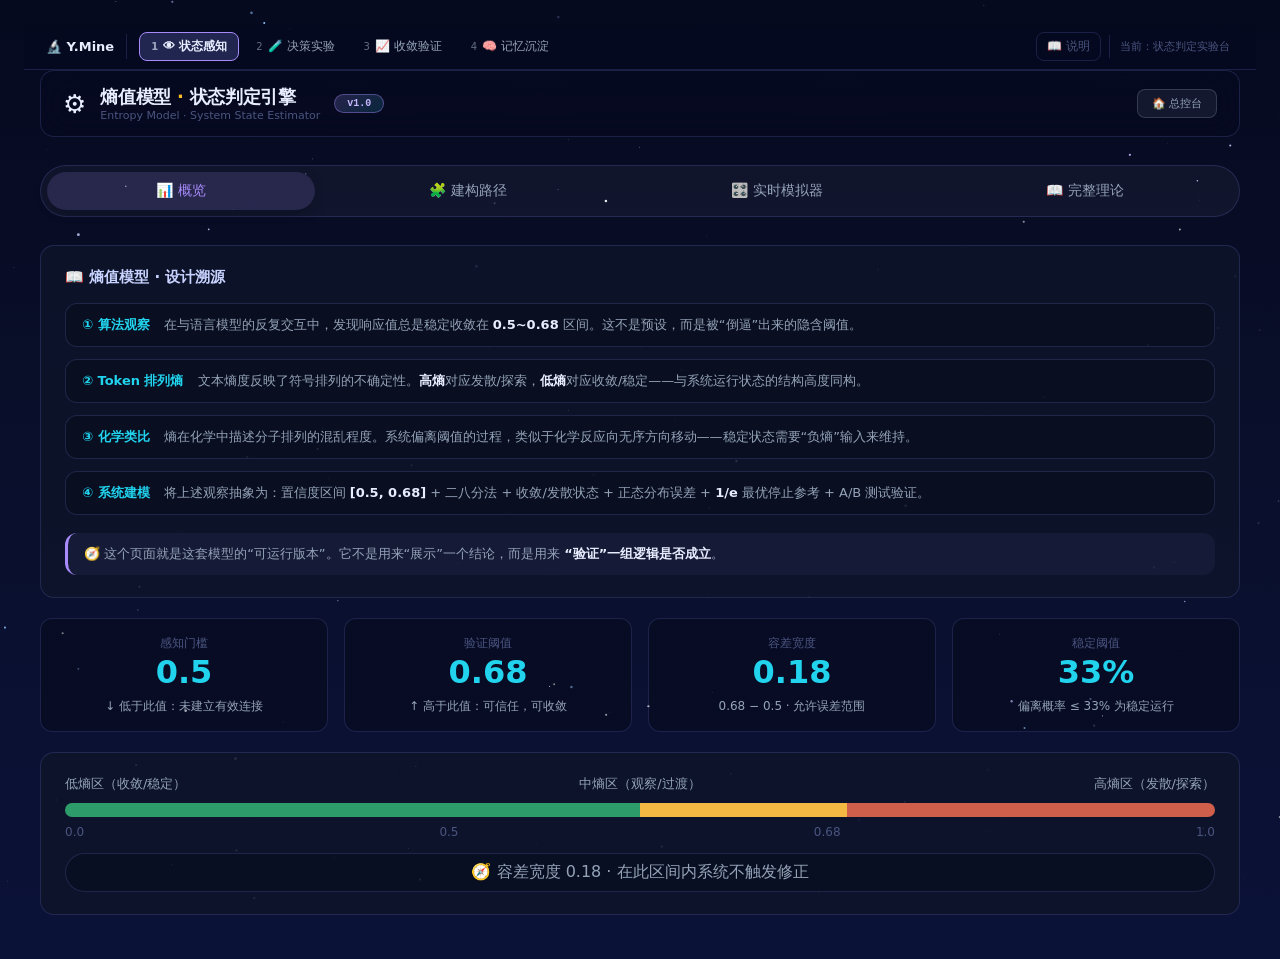
<file: entropy-model.html>
<!DOCTYPE html>
<html lang="zh-CN">
<head>
    <meta charset="UTF-8">
    <meta name="viewport" content="width=device-width, initial-scale=1.0">
    <title>状态判定实验台 · Y.Mine</title>
    <script src="src/shell.js" data-stage="perceive"></script>
<script src="src/trace.js"></script>
    <link rel="stylesheet" href="src/theme.css" />
    <style>
        * { margin: 0; padding: 0; box-sizing: border-box; }
        body {
            font-family: 'Segoe UI', system-ui, -apple-system, sans-serif;
            background: linear-gradient(180deg, var(--bg-deep) 0%, var(--bg-mid) 50%, #0b1238 100%);
            color: var(--text-primary);
            min-height: 100vh;
            padding: 24px;
        }
        #stars { position: fixed; inset: 0; z-index: 0; pointer-events: none; }

        .app {
            max-width: 1200px;
            width: 100%;
            margin: 0 auto;
            position: relative;
            z-index: 1;
        }

        /* ===== 顶栏 ===== */
        .topbar {
            display: flex;
            align-items: center;
            justify-content: space-between;
            padding: 14px 22px;
            background: rgba(6,10,31,0.85);
            backdrop-filter: blur(16px);
            border: 1px solid var(--border);
            border-radius: 14px;
            margin-bottom: 28px;
            flex-wrap: wrap;
            gap: 12px;
        }
        .topbar-left {
            display: flex;
            align-items: center;
            gap: 14px;
        }
        .topbar-left .logo { font-size: 26px; }
        .topbar-left .brand {
            font-size: 18px;
            font-weight: 800;
            color: var(--text-primary);
            letter-spacing: -0.3px;
        }
        .topbar-left .brand .hl { color: var(--accent-amber); }
        .topbar-left .sub {
            font-size: 11px;
            color: var(--text-dim);
            font-weight: 400;
        }
        .topbar-right {
            display: flex;
            gap: 8px;
            align-items: center;
            flex-wrap: wrap;
        }
        .badge-version {
            background: linear-gradient(135deg, rgba(167,139,250,0.2), rgba(34,211,238,0.15));
            border: 1px solid rgba(167,139,250,0.4);
            padding: 3px 12px;
            border-radius: 20px;
            font-size: 10px;
            color: #c4b5fd;
            font-family: 'SF Mono', monospace;
            font-weight: 600;
        }
        .btn-top {
            background: rgba(100,116,139,0.15);
            border: 1px solid rgba(148,163,184,0.25);
            color: var(--text-sec);
            padding: 6px 14px;
            border-radius: 8px;
            font-size: 11px;
            cursor: pointer;
            text-decoration: none;
            transition: all .2s;
            font-family: inherit;
            display: inline-flex;
            align-items: center;
            gap: 5px;
        }
        .btn-top:hover { background: rgba(100,116,139,0.3); color: #fff; }

        /* ===== 标签切换 ===== */
        .tabs {
            display: flex;
            gap: 6px;
            background: rgba(255,255,255,0.04);
            padding: 6px;
            border-radius: 60px;
            margin-bottom: 28px;
            flex-wrap: wrap;
            border: 1px solid var(--border);
        }
        .tab-btn {
            flex: 1 1 auto;
            padding: 10px 22px;
            border: none;
            background: transparent;
            border-radius: 40px;
            font-weight: 550;
            font-size: 14px;
            color: var(--text-sec);
            cursor: pointer;
            transition: 0.2s;
            white-space: nowrap;
            font-family: inherit;
        }
        .tab-btn:hover {
            background: rgba(255,255,255,0.05);
            color: var(--text-primary);
        }
        .tab-btn.active {
            background: rgba(167,139,250,0.15);
            color: var(--accent-purple);
            box-shadow: 0 4px 12px rgba(0,0,0,0.2);
        }

        .panel { display: none; animation: fadeUp 0.3s ease; }
        .panel.active { display: block; }
        @keyframes fadeUp {
            0% { opacity: 0.6; transform: translateY(8px); }
            100% { opacity: 1; transform: translateY(0); }
        }

        /* ===== 卡片通用 ===== */
        .card {
            background: var(--panel);
            border: 1px solid var(--border);
            border-radius: 14px;
            padding: 22px 24px;
            margin-bottom: 20px;
            transition: border-color .3s;
        }
        .card:hover { border-color: rgba(129,140,248,0.3); }
        .card-title {
            font-size: 15px;
            font-weight: 700;
            color: #c7d2fe;
            margin-bottom: 16px;
            display: flex;
            align-items: center;
            gap: 10px;
        }

        .card-grid {
            display: grid;
            grid-template-columns: repeat(auto-fit, minmax(180px, 1fr));
            gap: 16px;
            margin-bottom: 20px;
        }
        .stat-card {
            background: rgba(0,0,0,0.25);
            border-radius: 12px;
            padding: 16px 18px;
            text-align: center;
            border: 1px solid var(--border);
        }
        .stat-card .label {
            font-size: 12px;
            font-weight: 500;
            color: var(--text-dim);
        }
        .stat-card .value {
            font-size: 32px;
            font-weight: 700;
            color: var(--accent-cyan);
            line-height: 1.3;
        }
        .stat-card .desc {
            font-size: 12px;
            color: var(--text-sec);
            margin-top: 4px;
        }

        /* ===== 建构路径 ===== */
        .step-item {
            background: rgba(0,0,0,0.2);
            border-radius: 12px;
            margin-bottom: 8px;
            border: 1px solid var(--border);
            overflow: hidden;
            transition: 0.2s;
            cursor: pointer;
        }
        .step-item:hover { border-color: rgba(129,140,248,0.3); }
        .step-header {
            display: flex;
            align-items: center;
            padding: 14px 20px;
            gap: 14px;
            user-select: none;
        }
        .step-num {
            width: 32px;
            height: 32px;
            background: rgba(255,255,255,0.06);
            border-radius: 40px;
            display: flex;
            align-items: center;
            justify-content: center;
            font-weight: 700;
            color: var(--text-sec);
            flex-shrink: 0;
            transition: 0.25s;
        }
        .step-item.active .step-num {
            background: var(--accent-purple);
            color: #fff;
        }
        .step-title {
            font-weight: 600;
            font-size: 16px;
            color: var(--text-primary);
            flex: 1;
        }
        .step-tag {
            font-size: 11px;
            background: rgba(255,255,255,0.06);
            padding: 4px 14px;
            border-radius: 40px;
            color: var(--text-sec);
            font-weight: 500;
        }
        .step-arrow {
            color: var(--text-dim);
            font-size: 18px;
            transition: 0.25s;
        }
        .step-item.active .step-arrow { transform: rotate(180deg); color: var(--text-sec); }
        .step-body {
            max-height: 0;
            overflow: hidden;
            transition: max-height 0.4s ease, padding 0.3s ease;
            padding: 0 22px 0 70px;
            color: var(--text-sec);
            line-height: 1.8;
            font-size: 14px;
        }
        .step-item.active .step-body {
            max-height: 500px;
            padding: 0 22px 22px 70px;
        }
        .step-body .hl {
            background: rgba(167,139,250,0.15);
            padding: 2px 12px;
            border-radius: 40px;
            font-weight: 600;
            color: var(--accent-purple);
        }
        .step-body .box {
            background: rgba(0,0,0,0.25);
            border-left: 3px solid var(--accent-cyan);
            padding: 12px 16px;
            border-radius: 8px;
            margin: 10px 0;
            font-size: 13px;
        }

        /* ===== 模拟器 ===== */
        .sim-box {
            background: rgba(0,0,0,0.2);
            border-radius: 14px;
            padding: 24px 26px;
            border: 1px solid var(--border);
            margin: 16px 0;
        }
        .sim-row {
            display: flex;
            flex-wrap: wrap;
            align-items: center;
            gap: 16px 24px;
            margin-bottom: 16px;
        }
        .sim-row label {
            font-weight: 500;
            color: var(--text-sec);
            min-width: 100px;
            font-size: 14px;
        }
        .sim-row input[type="range"] {
            flex: 1;
            min-width: 140px;
            height: 5px;
            -webkit-appearance: none;
            background: rgba(255,255,255,0.1);
            border-radius: 10px;
            outline: none;
        }
        .sim-row input[type="range"]::-webkit-slider-thumb {
            -webkit-appearance: none;
            width: 16px;
            height: 16px;
            border-radius: 50%;
            background: var(--accent-cyan);
            cursor: pointer;
            box-shadow: 0 0 12px rgba(34,211,238,0.3);
        }
        .sim-value {
            font-weight: 700;
            font-size: 20px;
            min-width: 56px;
            color: var(--accent-cyan);
            font-variant-numeric: tabular-nums;
        }

        .entropy-axis-wrapper { margin: 20px 0 14px; padding: 6px 0; }
        .entropy-axis {
            position: relative;
            height: 14px;
            border-radius: 40px;
            background: linear-gradient(to right, #2e9b6b 0%, #6fbf7a 30%, #f4b942 55%, #e88b4a 75%, #cf5e4a 100%);
            margin: 0 4px;
        }
        .entropy-axis .cursor {
            position: absolute;
            top: 50%;
            transform: translate(-50%, -50%);
            width: 22px;
            height: 22px;
            background: var(--text-primary);
            border: 3px solid var(--bg-deep);
            border-radius: 50%;
            box-shadow: 0 2px 12px rgba(0,0,0,0.4);
            transition: left 0.05s ease;
            z-index: 5;
        }
        .entropy-axis .ref-line {
            position: absolute;
            top: -4px;
            height: 22px;
            width: 2px;
            background: #b13e34;
            border-left: 2px dashed #b13e34;
            opacity: 0.6;
            z-index: 2;
        }
        .entropy-axis .ref-line .label {
            position: absolute;
            top: -18px;
            left: 50%;
            transform: translateX(-50%);
            font-size: 9px;
            color: #b13e34;
            font-weight: 600;
            white-space: nowrap;
        }
        .axis-labels {
            display: flex;
            justify-content: space-between;
            font-size: 11px;
            color: var(--text-dim);
            margin-top: 6px;
            padding: 0 6px;
            font-weight: 500;
        }
        .axis-zone-label {
            text-align: center;
            margin-top: 6px;
            font-size: 13px;
            font-weight: 600;
            color: var(--text-sec);
        }

        .step-progress {
            display: flex;
            gap: 4px;
            margin: 20px 0 14px;
        }
        .step-progress .seg {
            flex: 1;
            height: 10px;
            border-radius: 40px;
            background: rgba(255,255,255,0.06);
            transition: background 0.3s, transform 0.2s;
        }
        .step-progress .seg.active { transform: scaleY(1.4); box-shadow: 0 2px 8px rgba(0,0,0,0.2); }
        .step-progress .seg.l1.active { background: #2e9b6b; }
        .step-progress .seg.l2.active { background: #8fc77a; }
        .step-progress .seg.l3.active { background: #f4b942; }
        .step-progress .seg.l4.active { background: #e88b4a; }
        .step-progress .seg.l5.active { background: #cf5e4a; }
        .step-progress .seg.l6.active { background: #a13d3d; }
        .step-progress .seg-label {
            display: flex;
            justify-content: space-between;
            font-size: 10px;
            color: var(--text-dim);
            margin-top: 6px;
            font-weight: 500;
        }

        .state-toggle-group {
            display: flex;
            align-items: center;
            gap: 16px;
            margin: 6px 0 16px;
            padding: 12px 18px;
            background: rgba(0,0,0,0.2);
            border-radius: 60px;
            flex-wrap: wrap;
            border: 1px solid var(--border);
        }
        .state-toggle-group .label {
            font-weight: 600;
            color: var(--text-sec);
            font-size: 14px;
        }
        .toggle-btn {
            padding: 6px 22px;
            border: 2px solid rgba(255,255,255,0.1);
            border-radius: 40px;
            background: transparent;
            font-weight: 600;
            font-size: 13px;
            color: var(--text-sec);
            cursor: pointer;
            transition: 0.2s;
            font-family: inherit;
        }
        .toggle-btn.active {
            border-color: var(--accent-cyan);
            background: rgba(34,211,238,0.15);
            color: var(--accent-cyan);
        }
        .toggle-btn.converge.active {
            border-color: var(--accent-green);
            background: rgba(34,197,94,0.12);
            color: var(--accent-green);
        }
        .toggle-btn.diverge.active {
            border-color: var(--accent-amber);
            background: rgba(251,191,36,0.12);
            color: var(--accent-amber);
        }
        .state-hint {
            font-size: 13px;
            color: var(--text-sec);
            margin-left: 8px;
            font-weight: 400;
        }

        .preset-group {
            display: flex;
            flex-wrap: wrap;
            gap: 10px;
            margin: 14px 0 20px;
        }
        .preset-group span { color: var(--text-sec); font-size: 13px; align-self: center; }
        .preset-btn {
            padding: 6px 16px;
            border: 1px solid var(--border);
            border-radius: 40px;
            background: rgba(255,255,255,0.03);
            font-size: 12px;
            font-weight: 500;
            color: var(--text-sec);
            cursor: pointer;
            transition: 0.2s;
            font-family: inherit;
        }
        .preset-btn:hover {
            background: rgba(255,255,255,0.06);
            border-color: rgba(129,140,248,0.3);
            color: var(--text-primary);
        }

        .result-banner {
            padding: 16px 24px;
            border-radius: 60px;
            font-weight: 600;
            font-size: 18px;
            text-align: center;
            margin: 12px 0 8px;
            transition: 0.25s;
        }
        .result-banner.stable { background: rgba(34,197,94,0.12); color: var(--accent-green); border: 1px solid rgba(34,197,94,0.2); }
        .result-banner.observe { background: rgba(251,191,36,0.1); color: var(--accent-amber); border: 1px solid rgba(251,191,36,0.2); }
        .result-banner.deviate { background: rgba(248,113,113,0.1); color: var(--accent-red); border: 1px solid rgba(248,113,113,0.2); }
        .result-banner.debug { background: rgba(244,114,182,0.1); color: var(--accent-pink); border: 1px solid rgba(244,114,182,0.2); }

        .status-grid {
            display: flex;
            gap: 12px;
            flex-wrap: wrap;
            margin: 16px 0 20px;
        }
        .status-grid .box {
            background: rgba(0,0,0,0.2);
            border-radius: 12px;
            padding: 12px 20px;
            flex: 1;
            min-width: 100px;
            border: 1px solid var(--border);
        }
        .status-grid .box .lbl {
            font-size: 12px;
            color: var(--text-dim);
        }
        .status-grid .box .val {
            font-weight: 700;
            font-size: 20px;
            color: var(--text-primary);
        }

        .chart-container {
            background: rgba(0,0,0,0.2);
            border-radius: 12px;
            padding: 12px 8px 4px;
            margin: 16px 0 10px;
            border: 1px solid var(--border);
        }
        .chart-container .chart-title {
            font-size: 13px;
            font-weight: 600;
            color: var(--text-sec);
            margin-bottom: 6px;
            padding-left: 8px;
        }
        .chart-container svg {
            display: block;
            width: 100%;
            height: auto;
            background: transparent;
            border-radius: 8px;
        }

        /* ===== A/B 面板 ===== */
        .ab-panel {
            background: rgba(0,0,0,0.2);
            border-radius: 14px;
            padding: 20px 22px;
            margin: 20px 0 12px;
            border: 1px solid var(--border);
        }
        .ab-panel .ab-title {
            font-weight: 600;
            font-size: 15px;
            color: var(--text-primary);
            margin-bottom: 14px;
            display: flex;
            align-items: center;
            gap: 12px;
            flex-wrap: wrap;
        }
        .ab-controls {
            display: flex;
            flex-wrap: wrap;
            gap: 16px 24px;
            align-items: center;
            margin-bottom: 16px;
        }
        .ab-controls label {
            font-weight: 500;
            color: var(--text-sec);
            font-size: 13px;
        }
        .ab-controls input[type="number"] {
            width: 64px;
            padding: 6px 10px;
            border: 1px solid var(--border);
            border-radius: 40px;
            font-size: 13px;
            font-weight: 500;
            text-align: center;
            background: rgba(0,0,0,0.3);
            color: var(--text-primary);
            font-family: inherit;
        }
        .ab-controls input[type="number"]:focus { outline: none; border-color: var(--accent-cyan); }
        .ab-btn {
            padding: 6px 20px;
            border: none;
            border-radius: 40px;
            font-weight: 600;
            font-size: 13px;
            background: var(--accent-cyan);
            color: var(--bg-deep);
            cursor: pointer;
            transition: 0.2s;
            font-family: inherit;
        }
        .ab-btn:hover { opacity: 0.85; transform: translateY(-1px); }
        .ab-btn.secondary {
            background: rgba(255,255,255,0.06);
            color: var(--text-sec);
            border: 1px solid var(--border);
        }
        .ab-btn.secondary:hover { background: rgba(255,255,255,0.1); }
        .ab-compare {
            display: grid;
            grid-template-columns: 1fr 1fr;
            gap: 16px;
            margin-top: 12px;
        }
        @media (max-width: 650px) { .ab-compare { grid-template-columns: 1fr; } }
        .ab-col {
            background: rgba(0,0,0,0.2);
            border-radius: 12px;
            padding: 14px 18px;
            border: 1px solid var(--border);
        }
        .ab-col .col-title {
            font-weight: 600;
            font-size: 14px;
            color: var(--text-sec);
            margin-bottom: 6px;
        }
        .ab-col .col-detail {
            font-size: 13px;
            color: var(--text-sec);
            line-height: 1.8;
        }
        .ab-col .col-detail span {
            font-weight: 600;
            color: var(--text-primary);
        }
        .ab-diff {
            margin-top: 14px;
            padding: 12px 16px;
            background: rgba(0,0,0,0.2);
            border-radius: 12px;
            font-size: 13px;
            font-weight: 500;
            color: var(--text-sec);
            border: 1px solid var(--border);
        }

        /* ===== 日志 ===== */
        .log-area {
            background: rgba(0,0,0,0.25);
            border-radius: 12px;
            padding: 12px 16px;
            max-height: 120px;
            overflow-y: auto;
            font-size: 12px;
            border: 1px solid var(--border);
            margin-top: 12px;
            font-family: 'SF Mono', 'Fira Code', monospace;
            color: var(--text-sec);
        }
        .log-area .entry {
            padding: 4px 0;
            border-bottom: 1px dashed rgba(255,255,255,0.04);
            display: flex;
            gap: 16px;
        }
        .log-area .entry:last-child { border-bottom: none; }
        .log-area .time { color: var(--text-dim); min-width: 52px; }

        /* ===== 矩阵表格 ===== */
        .matrix-wrap { overflow-x: auto; margin: 16px 0 8px; }
        .matrix-table {
            width: 100%;
            border-collapse: collapse;
            font-size: 13px;
            background: rgba(0,0,0,0.15);
            border-radius: 12px;
            overflow: hidden;
        }
        .matrix-table th {
            background: rgba(255,255,255,0.04);
            color: var(--text-sec);
            font-weight: 600;
            padding: 10px 12px;
            text-align: center;
            font-size: 11px;
            text-transform: uppercase;
            letter-spacing: 0.5px;
        }
        .matrix-table td {
            padding: 10px 12px;
            text-align: center;
            border-bottom: 1px solid rgba(255,255,255,0.04);
            color: var(--text-sec);
        }
        .matrix-table tr.highlight-row {
            background: rgba(167,139,250,0.12) !important;
            font-weight: 600;
            border-left: 3px solid var(--accent-purple);
        }
        .matrix-table tr.highlight-row td { color: var(--text-primary); }

        /* ===== 理论 ===== */
        .theory-block {
            background: rgba(0,0,0,0.2);
            border-radius: 14px;
            padding: 24px 28px;
            border: 1px solid var(--border);
            line-height: 1.9;
            color: var(--text-sec);
            font-size: 14px;
        }
        .theory-block strong { color: var(--text-primary); }
        .theory-block h3 { color: var(--text-primary); font-size: 18px; }

        .ref-section { margin-top: 20px; border-top: 2px dashed var(--border); padding-top: 16px; }
        .ref-section summary {
            font-weight: 700;
            font-size: 16px;
            color: var(--text-primary);
            cursor: pointer;
            padding: 8px 0;
            user-select: none;
        }
        .ref-section summary:hover { color: var(--accent-cyan); }
        .ref-item {
            background: rgba(0,0,0,0.2);
            border-radius: 12px;
            padding: 14px 18px;
            margin: 12px 0;
            border-left: 3px solid var(--accent-blue);
        }
        .ref-item .formula {
            font-family: 'Courier New', monospace;
            font-size: 15px;
            font-weight: 600;
            color: var(--accent-cyan);
            background: rgba(0,0,0,0.3);
            padding: 4px 12px;
            border-radius: 6px;
            display: inline-block;
            margin: 6px 0;
        }
        .ref-item .source {
            font-size: 13px;
            color: var(--text-dim);
            margin-top: 4px;
        }
        .ref-item .source a {
            color: var(--accent-blue);
            text-decoration: none;
            border-bottom: 1px dotted rgba(96,165,250,0.3);
        }
        .ref-item .source a:hover { border-bottom: 1px solid var(--accent-blue); }

        /* ===== 工具类 ===== */
        .mt-8 { margin-top: 8px; }
        .mt-12 { margin-top: 12px; }
        .flex-between { display: flex; justify-content: space-between; align-items: center; flex-wrap: wrap; gap: 10px; }

        @media (max-width: 650px) {
            .app { padding: 0; }
            .step-body { padding: 0 16px !important; }
            .step-item.active .step-body { padding: 0 16px 18px 16px !important; }
            .state-toggle-group { flex-direction: column; align-items: stretch; text-align: center; }
            .sim-box { padding: 16px; }
            .card { padding: 16px; }
        }
    </style>
</head>
<body>
<canvas id="stars"></canvas>

<div class="app">

    <!-- ===== 顶栏 ===== -->
    <div class="topbar">
        <div class="topbar-left">
            <span class="logo">⚙️</span>
            <div>
                <div class="brand">熵值模型 <span class="hl">·</span> 状态判定引擎</div>
                <div class="sub">Entropy Model · System State Estimator</div>
            </div>
            <span class="badge-version">v1.0</span>
        </div>
        <div class="topbar-right">
            <a href="index.html" class="btn-top">🏠 总控台</a>
        </div>
    </div>

    <!-- ===== 标签导航 ===== -->
    <div class="tabs" id="tabNav">
        <button class="tab-btn active" data-tab="tab1">📊 概览</button>
        <button class="tab-btn" data-tab="tab2">🧩 建构路径</button>
        <button class="tab-btn" data-tab="tab3">🎛️ 实时模拟器</button>
        <button class="tab-btn" data-tab="tab4">📖 完整理论</button>
    </div>

    <!-- ========== 面板1：概览 ========== -->
    <div class="panel active" id="tab1">
        <div class="card">
            <div class="card-title">📖 熵值模型 · 设计溯源</div>
            <div style="display:grid; gap:12px;">
                <div style="display:flex; gap:14px; align-items:flex-start; background:rgba(0,0,0,0.2); padding:12px 16px; border-radius:12px; border:1px solid var(--border);">
                    <span style="font-weight:700; color:var(--accent-cyan); min-width:56px; font-size:13px;">① 算法观察</span>
                    <span style="font-size:13px; color:var(--text-sec);">在与语言模型的反复交互中，发现响应值总是稳定收敛在 <strong style="color:var(--text-primary);">0.5~0.68</strong> 区间。这不是预设，而是被“倒逼”出来的隐含阈值。</span>
                </div>
                <div style="display:flex; gap:14px; align-items:flex-start; background:rgba(0,0,0,0.2); padding:12px 16px; border-radius:12px; border:1px solid var(--border);">
                    <span style="font-weight:700; color:var(--accent-cyan); min-width:56px; font-size:13px;">② Token 排列熵</span>
                    <span style="font-size:13px; color:var(--text-sec);">文本熵度反映了符号排列的不确定性。<strong style="color:var(--text-primary);">高熵</strong>对应发散/探索，<strong style="color:var(--text-primary);">低熵</strong>对应收敛/稳定——与系统运行状态的结构高度同构。</span>
                </div>
                <div style="display:flex; gap:14px; align-items:flex-start; background:rgba(0,0,0,0.2); padding:12px 16px; border-radius:12px; border:1px solid var(--border);">
                    <span style="font-weight:700; color:var(--accent-cyan); min-width:56px; font-size:13px;">③ 化学类比</span>
                    <span style="font-size:13px; color:var(--text-sec);">熵在化学中描述分子排列的混乱程度。系统偏离阈值的过程，类似于化学反应向无序方向移动——稳定状态需要“负熵”输入来维持。</span>
                </div>
                <div style="display:flex; gap:14px; align-items:flex-start; background:rgba(0,0,0,0.2); padding:12px 16px; border-radius:12px; border:1px solid var(--border);">
                    <span style="font-weight:700; color:var(--accent-cyan); min-width:56px; font-size:13px;">④ 系统建模</span>
                    <span style="font-size:13px; color:var(--text-sec);">将上述观察抽象为：置信度区间 <strong style="color:var(--text-primary);">[0.5, 0.68]</strong> + 二八分法 + 收敛/发散状态 + 正态分布误差 + <strong style="color:var(--text-primary);">1/e</strong> 最优停止参考 + A/B 测试验证。</span>
                </div>
                <div style="margin-top:6px; padding:12px 16px; background:rgba(167,139,250,0.06); border-radius:12px; border-left:3px solid var(--accent-purple); font-size:13px; color:var(--text-sec);">
                    🧭 这个页面就是这套模型的“可运行版本”。它不是用来“展示”一个结论，而是用来 <strong style="color:var(--text-primary);">“验证”一组逻辑是否成立</strong>。
                </div>
            </div>
        </div>

        <div class="card-grid">
            <div class="stat-card"><div class="label">感知门槛</div><div class="value">0.5</div><div class="desc">↓ 低于此值：未建立有效连接</div></div>
            <div class="stat-card"><div class="label">验证阈值</div><div class="value">0.68</div><div class="desc">↑ 高于此值：可信任，可收敛</div></div>
            <div class="stat-card"><div class="label">容差宽度</div><div class="value">0.18</div><div class="desc">0.68 − 0.5 · 允许误差范围</div></div>
            <div class="stat-card"><div class="label">稳定阈值</div><div class="value">33%</div><div class="desc">偏离概率 ≤ 33% 为稳定运行</div></div>
        </div>

        <div class="card">
            <div style="display:flex; justify-content:space-between; font-weight:500; color:var(--text-sec); font-size:13px; margin-bottom:10px;">
                <span>低熵区（收敛/稳定）</span><span>中熵区（观察/过渡）</span><span>高熵区（发散/探索）</span>
            </div>
            <div style="display:flex; height:14px; border-radius:40px; overflow:hidden;">
                <div style="width:50%; background:#2e9b6b;"></div>
                <div style="width:18%; background:#f4b942;"></div>
                <div style="width:32%; background:#cf5e4a;"></div>
            </div>
            <div style="display:flex; justify-content:space-between; font-size:12px; color:var(--text-dim); margin-top:8px;">
                <span>0.0</span><span>0.5</span><span>0.68</span><span>1.0</span>
            </div>
            <div style="text-align:center; margin-top:14px; background:rgba(0,0,0,0.2); border-radius:40px; padding:8px 16px; font-weight:500; color:var(--text-sec); border:1px solid var(--border);">
                🧭 容差宽度 0.18 · 在此区间内系统不触发修正
            </div>
        </div>
    </div>

    <!-- ========== 面板2：建构路径 ========== -->
    <div class="panel" id="tab2">
        <div style="margin-bottom:14px; font-size:14px; color:var(--text-sec);">点击任意步骤展开详情 · 从交互观察到理论底座</div>
        <div id="stepContainer">
            <div class="step-item active" data-step="1">
                <div class="step-header"><span class="step-num">1</span><span class="step-title">捕获隐含阈值</span><span class="step-tag">观察</span><span class="step-arrow">▾</span></div>
                <div class="step-body"><span class="hl">0.5</span> 感知门槛 · <span class="hl">0.68</span> 验证阈值<br><div class="box">✅ 证据：多次交互中，响应值自然收敛至 0.5~0.68 区间。</div></div>
            </div>
            <div class="step-item" data-step="2">
                <div class="step-header"><span class="step-num">2</span><span class="step-title">引入状态维度</span><span class="step-tag">收敛/发散</span><span class="step-arrow">▾</span></div>
                <div class="step-body"><strong style="color:var(--text-primary);">收敛态</strong> + 值 ∈ 区间 → ✅ 稳定<br><strong style="color:var(--text-primary);">发散态</strong> + 值 ∈ 区间 → ⏳ 暂不判定<br><div class="box">🔁 对应场景：论文平台（发散）vs 运行平台（收敛）</div></div>
            </div>
            <div class="step-item" data-step="3">
                <div class="step-header"><span class="step-num">3</span><span class="step-title">计算容差宽度</span><span class="step-tag">0.18</span><span class="step-arrow">▾</span></div>
                <div class="step-body"><span class="hl">0.68 − 0.5 = 0.18</span><br><div class="box">📐 0.18 是区间定义完成后自动显现的结构属性。</div></div>
            </div>
            <div class="step-item" data-step="4">
                <div class="step-header"><span class="step-num">4</span><span class="step-title">校准稳定阈值</span><span class="step-tag">二八分法</span><span class="step-arrow">▾</span></div>
                <div class="step-body">稳定上限调整为 <strong style="color:var(--text-primary);">33.33%</strong><br><span class="hl">2</span> 正常波动 · <span class="hl">8</span> 触发调试 · 中间四等份<br><div class="box">🧮 33.33% ≈ 1/3，对应阶梯结构的自然分割点。</div></div>
            </div>
            <div class="step-item" data-step="5">
                <div class="step-header"><span class="step-num">5</span><span class="step-title">构建判定矩阵</span><span class="step-tag">概率 × 置信度</span><span class="step-arrow">▾</span></div>
                <div class="step-body">偏离概率 × 值是否在区间内 → 系统状态<br><div class="box">📋 矩阵共 10 种组合，覆盖从“稳定”到“检修”的全部路径。</div></div>
            </div>
            <div class="step-item" data-step="6">
                <div class="step-header"><span class="step-num">6</span><span class="step-title">归一到理论底座</span><span class="step-tag">0→1 轴</span><span class="step-arrow">▾</span></div>
                <div class="step-body">所有判定统一在 <strong style="color:var(--text-primary);">0–1 归一轴</strong> 上完成<br><span class="hl">0.5</span> <span class="hl">0.68</span> <span class="hl">0.18</span><br><div class="box">🧭 “熵值模型”完整建构路径 —— 从交互观察到理论框架。</div></div>
            </div>
        </div>
        <div style="margin-top:16px; text-align:right;">
            <button id="collapseSteps" style="background:rgba(255,255,255,0.04); border:1px solid var(--border); padding:8px 24px; border-radius:60px; color:var(--text-sec); cursor:pointer; font-weight:500; font-family:inherit;">折叠全部</button>
        </div>
    </div>

    <!-- ========== 面板3：实时模拟器 ========== -->
    <div class="panel" id="tab3">
        <div style="margin-bottom:12px; font-size:14px; color:var(--text-sec);">调整滑块 + 切换状态 · 正态分布 · 1/e 参考 · A/B 测试</div>

        <div class="state-toggle-group" id="stateToggleGroup">
            <span class="label">🧠 当前状态：</span>
            <button class="toggle-btn converge active" data-state="converge">收敛态</button>
            <button class="toggle-btn diverge" data-state="diverge">发散态</button>
            <span class="state-hint" id="stateHint">🔒 收敛态 · 值在区间内即判定为稳定</span>
        </div>

        <div class="preset-group">
            <span>📌 快速场景：</span>
            <button class="preset-btn" data-conf="0.72" data-prob="15">📝 论文构思</button>
            <button class="preset-btn" data-conf="0.45" data-prob="10">⚙️ 运行平台</button>
            <button class="preset-btn" data-conf="0.55" data-prob="85">🔥 异常调试</button>
            <button class="preset-btn" data-conf="0.62" data-prob="40">📖 论文修改</button>
            <button class="preset-btn" data-conf="0.50" data-prob="25">⚖️ 临界测试</button>
        </div>

        <div class="sim-box">
            <div class="sim-row">
                <label>📊 置信度值</label>
                <input type="range" id="simConfidence" min="0" max="100" value="60">
                <span class="sim-value" id="confDisplay">0.60</span>
            </div>
            <div class="sim-row">
                <label>📉 偏离概率</label>
                <input type="range" id="simProb" min="0" max="100" value="25">
                <span class="sim-value" id="probDisplay">25%</span>
            </div>

            <div class="entropy-axis-wrapper">
                <div class="entropy-axis" id="entropyAxis">
                    <div class="cursor" id="axisCursor" style="left:60%;"></div>
                    <div class="ref-line" style="left:37%;"><span class="label">1/e</span></div>
                </div>
                <div class="axis-labels">
                    <span>0.0 低熵</span><span>0.5 感知</span><span>0.68 验证</span><span>1.0 高熵</span>
                </div>
                <div class="axis-zone-label" id="zoneLabel">📍 当前位于 <span style="font-weight:700; color:var(--accent-green);">中熵区（观察/过渡）</span></div>
            </div>

            <div class="chart-container">
                <div class="chart-title">📈 偏差概率密度分布（正态分布拟合）</div>
                <svg id="normalChart" viewBox="0 0 600 140" preserveAspectRatio="xMidYMid meet">
                    <rect x="0" y="0" width="600" height="140" fill="transparent" rx="8" />
                    <g id="curveGroup"></g>
                    <g id="markerGroup"></g>
                </svg>
            </div>

            <div class="step-progress" id="stepProgress">
                <div class="seg l1" data-idx="0"></div>
                <div class="seg l2" data-idx="1"></div>
                <div class="seg l3" data-idx="2"></div>
                <div class="seg l4" data-idx="3"></div>
                <div class="seg l5" data-idx="4"></div>
                <div class="seg l6" data-idx="5"></div>
                <div class="seg-label">
                    <span>稳定</span><span>轻度</span><span>中度</span><span>显著</span><span>触发</span><span>检修</span>
                </div>
            </div>
        </div>

        <div id="resultBanner" class="result-banner stable">✅ 稳定运行 · 系统无需干预</div>
        <div class="status-grid">
            <div class="box"><div class="lbl">当前阶梯</div><div class="val" id="currentStepLabel">阶梯 1</div></div>
            <div class="box"><div class="lbl">系统状态</div><div class="val" id="currentStateLabel">稳定</div></div>
            <div class="box"><div class="lbl">置信度区间</div><div class="val" id="rangeLabel">✅ 在区间内</div></div>
            <div class="box"><div class="lbl">1/e 偏差</div><div class="val" id="eDevLabel">+0.23</div></div>
        </div>

        <div class="ab-panel" id="abPanel">
            <div class="ab-title">
                <span>🧪 A/B测试面板</span>
                <span style="font-size:12px; font-weight:400; color:var(--text-dim);">比较不同配置下的系统判定差异</span>
            </div>
            <div class="ab-controls">
                <label>版本B·稳定阈值 <input type="number" id="abThreshold" value="40" min="10" max="80"> %</label>
                <label>版本B·上限 <input type="number" id="abUpper" value="0.72" step="0.01" min="0.60" max="0.90"></label>
                <button class="ab-btn" id="abRunBtn">▶ 运行对比</button>
                <button class="ab-btn secondary" id="abResetBtn">↺ 重置</button>
            </div>
            <div id="abResult">
                <div class="ab-compare">
                    <div class="ab-col">
                        <div class="col-title">📌 版本A（默认）</div>
                        <div class="col-detail" id="abDetailA">阈值 33% · 上限 0.68<br>当前判定：<span>稳定运行</span><br>偏离概率：<span id="abProbA">25</span>%</div>
                    </div>
                    <div class="ab-col">
                        <div class="col-title">📌 版本B（实验）</div>
                        <div class="col-detail" id="abDetailB">阈值 40% · 上限 0.72<br>当前判定：<span>待运行</span><br>偏离概率：<span id="abProbB">--</span>%</div>
                    </div>
                </div>
                <div class="ab-diff" id="abDiffMsg">💡 点击“运行对比”查看两组配置的判定差异</div>
            </div>
        </div>

        <div class="flex-between" style="margin:14px 0 10px;">
            <span style="font-weight:600; color:var(--text-sec); font-size:13px;">📋 运行日志</span>
            <button id="clearLogBtn" style="background:rgba(255,255,255,0.04); border:1px solid var(--border); padding:4px 16px; border-radius:40px; font-size:11px; color:var(--text-dim); cursor:pointer; font-family:inherit;">清空</button>
        </div>
        <div class="log-area" id="logArea">
            <div class="entry"><span class="time">--:--</span> 系统初始化 · 全功能版已加载</div>
        </div>

        <div style="font-weight:600; margin:20px 0 10px; color:var(--text-sec); font-size:14px;">📋 判定矩阵 · 当前高亮行</div>
        <div class="matrix-wrap">
            <table class="matrix-table" id="matrixTable">
                <thead><tr><th>偏离概率</th><th>值在区间内</th><th>系统状态</th><th>动作</th></tr></thead>
                <tbody>
                    <tr data-prob="low" data-in="true"><td>≤ 33.33%</td><td>✅ 是</td><td>稳定运行</td><td>不干预</td></tr>
                    <tr data-prob="low" data-in="false"><td>≤ 33.33%</td><td>❌ 否</td><td>轻度偏离</td><td>观察，记录</td></tr>
                    <tr data-prob="mid" data-in="true"><td>33.33% – 50%</td><td>✅ 是</td><td>轻度偏离</td><td>观察</td></tr>
                    <tr data-prob="mid" data-in="false"><td>33.33% – 50%</td><td>❌ 否</td><td>中度偏离</td><td>记录，检查</td></tr>
                    <tr data-prob="high" data-in="true"><td>50% – 66.67%</td><td>✅ 是</td><td>中度偏离</td><td>记录，监控</td></tr>
                    <tr data-prob="high" data-in="false"><td>50% – 66.67%</td><td>❌ 否</td><td>显著偏离</td><td>关注，准备调试</td></tr>
                    <tr data-prob="vhigh" data-in="true"><td>66.67% – 80%</td><td>✅ 是</td><td>显著偏离</td><td>关注</td></tr>
                    <tr data-prob="vhigh" data-in="false"><td>66.67% – 80%</td><td>❌ 否</td><td>触发调试</td><td>系统检修</td></tr>
                    <tr data-prob="debug" data-in="true"><td>≥ 80%</td><td>✅ 是</td><td>触发调试</td><td>系统检修</td></tr>
                    <tr data-prob="debug" data-in="false"><td>≥ 80%</td><td>❌ 否</td><td>触发调试</td><td>系统检修</td></tr>
                </tbody>
            </table>
        </div>
    </div>

    <!-- ========== 面板4：完整理论 ========== -->
    <div class="panel" id="tab4">
        <div class="theory-block">
            <h3>📐 熵值模型 · 完整理论框架</h3>
            <p><strong>底层坐标：</strong>归一理论（0–1 连续轴）</p>
            <p><strong>核心参数：</strong>置信度区间 [0.5, 0.68]，容差宽度 0.18</p>
            <p><strong>状态识别：</strong>收敛态 / 发散态（同一数值在不同状态下含义不同）</p>
            <p><strong>概率统计：</strong>二八分法（偏离概率 ≤33.33% 为稳定，≥80% 触发调试）</p>
            <p><strong>状态阶梯：</strong>6 梯度（稳定 → 轻度 → 中度 → 显著 → 触发 → 检修）</p>
            <p><strong>判定矩阵：</strong>概率 × 置信度协同决定系统动作</p>
            <p><strong>调试机制：</strong>持续偏离触发自愈流程（记录 → 回溯 → 更新参数）</p>
            <hr style="border:1px dashed var(--border); margin:16px 0;">
            <p style="font-size:13px; color:var(--text-dim);">🧩 该模型可跨域迁移：论文平台、工程台账、运行系统、教育场景等。</p>
            <p style="font-weight:500; margin-top:12px; color:var(--text-sec);">📌 设计原则：归一底座 · 区间可调 · 状态前缀 · 概率框架 · 矩阵协同 · 调试自愈</p>

            <div class="ref-section">
                <details>
                    <summary>📖 公式与参考文献（点击展开）</summary>

                    <div class="ref-item">
                        <div><strong>① 信息熵（文本熵度的数学底座）</strong></div>
                        <div class="formula">H(X) = −∑ p(x) log₂ p(x)</div>
                        <div class="source">Shannon, C. E. (1948). “A Mathematical Theory of Communication.” <em>Bell System Technical Journal</em>, 27(3), 379-423. &nbsp; <a href="https://ieeexplore.ieee.org/document/6773024" target="_blank">🔗 IEEE Xplore</a></div>
                    </div>

                    <div class="ref-item">
                        <div><strong>② 归一理论（0–1 轴的坐标底座）</strong></div>
                        <div class="formula">X<sub>norm</sub> = (X − X<sub>min</sub>) / (X<sub>max</sub> − X<sub>min</sub>)</div>
                        <div class="source">数据预处理标准方法（Min-Max Normalization）。常见于机器学习与统计学入门教材。</div>
                    </div>

                    <div class="ref-item">
                        <div><strong>③ 二八分法（Pareto 原则 / 80/20 法则）</strong></div>
                        <div class="formula">偏离概率 ≤ 20% 为正常波动（本模型调整为 33.33%）<br>偏离概率 ≥ 80% 触发调试</div>
                        <div class="source">Pareto, V. (1896). <em>Cours d'économie politique</em>. 或 Juran, J. M. (1951). <em>Quality Control Handbook</em>. &nbsp; <a href="https://en.wikipedia.org/wiki/Pareto_principle" target="_blank">📖 Wikipedia</a></div>
                    </div>

                    <div class="ref-item">
                        <div><strong>④ 最优停止理论（1/e ≈ 0.37 参考线）</strong></div>
                        <div class="formula">lim<sub>n→∞</sub> (r/n) = 1/e ≈ 0.3679</div>
                        <div class="source">Lindley, D. V. (1961). “Dynamic Programming and Decision Theory.” <em>Journal of the Royal Statistical Society</em>. 或 Ferguson, T. S. (1989). “Who Solved the Secretary Problem?” <em>Statistical Science</em>. &nbsp; <a href="https://doi.org/10.1214/ss/1177012493" target="_blank">🔗 DOI</a></div>
                    </div>

                    <div class="ref-item">
                        <div><strong>⑤ 正态分布（偏差概率密度分布）</strong></div>
                        <div class="formula">f(x) = (1/(σ√(2π))) · e<sup>−((x−μ)²/(2σ²))</sup></div>
                        <div class="source">Gauss, C. F. (1809). <em>Theoria motus corporum coelestium</em>. 或 Laplace, P. S. (1812). <em>Théorie analytique des probabilités</em>. &nbsp; <a href="https://en.wikipedia.org/wiki/Normal_distribution" target="_blank">📖 Wikipedia</a></div>
                    </div>

                    <div class="ref-item">
                        <div><strong>⑥ 置信度区间 [0.5, 0.68]</strong></div>
                        <div class="formula">稳定 ∈ [0.5, 0.68]，偏离 ∈ (−∞, 0.5) ∪ (0.68, +∞)</div>
                        <div class="source">该区间为模型通过交互观察“倒逼”出的隐含参数。其统计学依据可参考一般置信区间理论：CI = μ ± z·(σ/√n)。 &nbsp; <a href="https://en.wikipedia.org/wiki/Confidence_interval" target="_blank">📖 Wikipedia</a></div>
                    </div>

                    <div class="ref-item">
                        <div><strong>⑦ 判定矩阵（概率 × 置信度协同）</strong></div>
                        <div class="formula">动作 = f(偏离概率, 值是否在区间内)</div>
                        <div class="source">本模型原创的组合判定逻辑。结构上可参考决策矩阵（Decision Matrix）与混淆矩阵（Confusion Matrix）的一般框架。</div>
                    </div>

                    <div style="margin-top:14px; padding:12px 16px; background:rgba(0,0,0,0.2); border-radius:12px; font-size:13px; color:var(--text-dim);">
                        💡 点击公式右上角的链接可跳转至原始论文或参考页面。
                    </div>
                </details>
            </div>
        </div>
    </div>

</div>

<script src="src/starfield.js"></script>
<script>
    // ============================================================
    //  星空背景
    // ============================================================
    Starfield.mount("#stars", { count: 160, radiusMax: 1.4 });

    // ============================================================
    //  标签切换
    // ============================================================
    const tabs = document.querySelectorAll('.tab-btn');
    const panels = {
        tab1: document.getElementById('tab1'),
        tab2: document.getElementById('tab2'),
        tab3: document.getElementById('tab3'),
        tab4: document.getElementById('tab4')
    };
    tabs.forEach(btn => {
        btn.addEventListener('click', function() {
            const target = this.dataset.tab;
            tabs.forEach(b => b.classList.remove('active'));
            this.classList.add('active');
            Object.keys(panels).forEach(k => panels[k].classList.toggle('active', k === target));
            if (target === 'tab3') setTimeout(updateAll, 60);
        });
    });

    // ============================================================
    //  建构路径折叠
    // ============================================================
    const stepItems = document.querySelectorAll('.step-item');
    stepItems.forEach(item => {
        item.addEventListener('click', function() {
            this.classList.toggle('active');
        });
    });
    document.getElementById('collapseSteps').addEventListener('click', function() {
        stepItems.forEach(s => s.classList.remove('active'));
    });
    if (stepItems.length > 0 && !stepItems[0].classList.contains('active')) {
        stepItems[0].classList.add('active');
    }

    // ============================================================
    //  DOM 引用
    // ============================================================
    const confSlider = document.getElementById('simConfidence');
    const probSlider = document.getElementById('simProb');
    const confDisplay = document.getElementById('confDisplay');
    const probDisplay = document.getElementById('probDisplay');
    const resultBanner = document.getElementById('resultBanner');
    const currentStepLabel = document.getElementById('currentStepLabel');
    const currentStateLabel = document.getElementById('currentStateLabel');
    const rangeLabel = document.getElementById('rangeLabel');
    const eDevLabel = document.getElementById('eDevLabel');
    const zoneLabel = document.getElementById('zoneLabel');
    const axisCursor = document.getElementById('axisCursor');
    const segs = document.querySelectorAll('.step-progress .seg');
    const matrixRows = document.querySelectorAll('#matrixTable tbody tr');
    const logArea = document.getElementById('logArea');
    const clearLogBtn = document.getElementById('clearLogBtn');
    const stateBtns = document.querySelectorAll('.toggle-btn');
    const stateHint = document.getElementById('stateHint');
    const abThreshold = document.getElementById('abThreshold');
    const abUpper = document.getElementById('abUpper');
    const abRunBtn = document.getElementById('abRunBtn');
    const abResetBtn = document.getElementById('abResetBtn');
    const abDetailA = document.getElementById('abDetailA');
    const abDetailB = document.getElementById('abDetailB');
    const abProbA = document.getElementById('abProbA');
    const abProbB = document.getElementById('abProbB');
    const abDiffMsg = document.getElementById('abDiffMsg');
    const curveGroup = document.getElementById('curveGroup');
    const markerGroup = document.getElementById('markerGroup');

    let currentState = 'converge';
    let abResultB = null;

    // ============================================================
    //  辅助函数
    // ============================================================
    function getProbLevel(prob) {
        if (prob <= 33.33) return 'low';
        if (prob <= 50) return 'mid';
        if (prob <= 66.67) return 'high';
        if (prob <= 80) return 'vhigh';
        return 'debug';
    }

    function getStepIndex(prob) {
        if (prob <= 33.33) return 0;
        if (prob <= 50) return 1;
        if (prob <= 66.67) return 2;
        if (prob <= 80) return 3;
        return 4;
    }

    function getStateLabel(probLevel, inRange, state) {
        const baseMap = {
            'low_true': { state: '稳定运行', action: '不干预', step: '阶梯 1', label: '稳定', cls: 'stable' },
            'low_false': { state: '轻度偏离', action: '观察，记录', step: '阶梯 2', label: '轻度偏离', cls: 'observe' },
            'mid_true': { state: '轻度偏离', action: '观察', step: '阶梯 2', label: '轻度偏离', cls: 'observe' },
            'mid_false': { state: '中度偏离', action: '记录，检查', step: '阶梯 3', label: '中度偏离', cls: 'deviate' },
            'high_true': { state: '中度偏离', action: '记录，监控', step: '阶梯 3', label: '中度偏离', cls: 'deviate' },
            'high_false': { state: '显著偏离', action: '关注，准备调试', step: '阶梯 4', label: '显著偏离', cls: 'deviate' },
            'vhigh_true': { state: '显著偏离', action: '关注', step: '阶梯 4', label: '显著偏离', cls: 'deviate' },
            'vhigh_false': { state: '触发调试', action: '系统检修', step: '阶梯 5', label: '触发调试', cls: 'debug' },
            'debug_true': { state: '触发调试', action: '系统检修', step: '阶梯 5', label: '触发调试', cls: 'debug' },
            'debug_false': { state: '触发调试', action: '系统检修', step: '阶梯 5', label: '触发调试', cls: 'debug' },
        };
        const key = probLevel + '_' + (inRange ? 'true' : 'false');
        let result = baseMap[key] || baseMap['low_true'];
        if (state === 'diverge') {
            if (inRange) {
                result.state = '暂不判定（发散）';
                result.action = '持续观察，记录状态';
                result.step = '阶梯 0';
                result.label = '发散观察';
                result.cls = 'observe';
            } else {
                result.state = result.state + '（发散）';
                result.label = result.label + '·发散';
                if (result.cls === 'stable') result.cls = 'observe';
                else if (result.cls === 'observe') result.cls = 'deviate';
                else if (result.cls === 'deviate') result.cls = 'debug';
            }
        }
        return result;
    }

    function drawNormal(conf, prob) {
        const width = 600, height = 140;
        const pad = { top: 20, bottom: 20, left: 30, right: 20 };
        const plotWidth = width - pad.left - pad.right;
        const plotHeight = height - pad.top - pad.bottom;
        const mu = 0.59;
        const sigma = 0.08 + (prob / 100) * 0.12;

        curveGroup.innerHTML = '';
        markerGroup.innerHTML = '';

        const points = [];
        const steps = 80;
        for (let i = 0; i <= steps; i++) {
            const x = 0.2 + (0.75 * i / steps);
            const y = (1 / (sigma * Math.sqrt(2 * Math.PI))) * Math.exp(-0.5 * Math.pow((x - mu) / sigma, 2));
            const px = pad.left + (x - 0.2) / 0.75 * plotWidth;
            const py = pad.top + plotHeight - (y / 6) * plotHeight;
            points.push({ x: px, y: Math.max(pad.top, Math.min(pad.top + plotHeight, py)) });
        }

        let d = `M ${points[0].x} ${points[0].y}`;
        for (let i = 1; i < points.length; i++) d += ` L ${points[i].x} ${points[i].y}`;
        const path = document.createElementNS('http://www.w3.org/2000/svg', 'path');
        path.setAttribute('d', d);
        path.setAttribute('stroke', '#60a5fa');
        path.setAttribute('stroke-width', '2');
        path.setAttribute('fill', 'none');
        curveGroup.appendChild(path);

        const fillPath = document.createElementNS('http://www.w3.org/2000/svg', 'path');
        let fd = `M ${points[0].x} ${pad.top + plotHeight} L ${points[0].x} ${points[0].y}`;
        for (let i = 1; i < points.length; i++) fd += ` L ${points[i].x} ${points[i].y}`;
        fd += ` L ${points[points.length-1].x} ${pad.top + plotHeight} Z`;
        fillPath.setAttribute('d', fd);
        fillPath.setAttribute('fill', 'rgba(96,165,250,0.15)');
        curveGroup.appendChild(fillPath);

        const markers = [
            { val: 0.5, label: '0.5', color: '#2e9b6b' },
            { val: 0.68, label: '0.68', color: '#cf5e4a' },
            { val: conf, label: '当前', color: '#e8edff' },
            { val: 0.37, label: '1/e', color: '#f87171' }
        ];
        markers.forEach(m => {
            if (m.val < 0.2 || m.val > 0.95) return;
            const px = pad.left + (m.val - 0.2) / 0.75 * plotWidth;
            const line = document.createElementNS('http://www.w3.org/2000/svg', 'line');
            line.setAttribute('x1', px);
            line.setAttribute('y1', pad.top);
            line.setAttribute('x2', px);
            line.setAttribute('y2', pad.top + plotHeight);
            line.setAttribute('stroke', m.color);
            line.setAttribute('stroke-width', m.val === conf ? '2.5' : '1.2');
            line.setAttribute('stroke-dasharray', m.val === 0.37 ? '4,4' : (m.val === conf ? '' : '3,4'));
            line.setAttribute('opacity', m.val === conf ? '0.9' : '0.5');
            markerGroup.appendChild(line);
            const text = document.createElementNS('http://www.w3.org/2000/svg', 'text');
            text.setAttribute('x', px);
            text.setAttribute('y', pad.top + plotHeight + 14);
            text.setAttribute('text-anchor', 'middle');
            text.setAttribute('font-size', '10');
            text.setAttribute('fill', m.color);
            text.setAttribute('font-weight', m.val === conf ? '700' : '400');
            text.textContent = m.label;
            markerGroup.appendChild(text);
        });

        const muText = document.createElementNS('http://www.w3.org/2000/svg', 'text');
        muText.setAttribute('x', 10);
        muText.setAttribute('y', 18);
        muText.setAttribute('font-size', '11');
        muText.setAttribute('fill', '#5a7490');
        muText.textContent = `均值 μ = ${mu.toFixed(2)}`;
        markerGroup.appendChild(muText);

        const sigmaText = document.createElementNS('http://www.w3.org/2000/svg', 'text');
        sigmaText.setAttribute('x', 10);
        sigmaText.setAttribute('y', 33);
        sigmaText.setAttribute('font-size', '11');
        sigmaText.setAttribute('fill', '#5a7490');
        sigmaText.textContent = `标准差 σ = ${sigma.toFixed(3)}`;
        markerGroup.appendChild(sigmaText);

        const curText = document.createElementNS('http://www.w3.org/2000/svg', 'text');
        curText.setAttribute('x', 10);
        curText.setAttribute('y', 48);
        curText.setAttribute('font-size', '11');
        curText.setAttribute('fill', '#e8edff');
        curText.setAttribute('font-weight', '600');
        curText.textContent = `当前值 = ${conf.toFixed(2)}`;
        markerGroup.appendChild(curText);
    }

    function addLog(conf, prob, state, action, stateType) {
        const time = new Date().toLocaleTimeString('zh-CN', { hour: '2-digit', minute: '2-digit', second: '2-digit' });
        const entry = document.createElement('div');
        entry.className = 'entry';
        const emoji = stateType === 'converge' ? '🔒' : '🔓';
        entry.innerHTML = `<span class="time">${time}</span> ${emoji} ${stateType==='converge'?'收敛':'发散'} · 置信度 ${conf.toFixed(2)} · 偏离 ${Math.round(prob)}% → <strong style="color:var(--text-primary);">${state}</strong> (${action})`;
        logArea.appendChild(entry);
        /* 写入统一证据链：收敛/发散 即天然结论 */
        try {
            if (window.YTrace) YTrace.log({
                action: '状态判定',
                detail: '置信度 ' + conf.toFixed(2) + ' · 偏离 ' + Math.round(prob) + '% → ' + state + ' (' + action + ')',
                verdict: stateType === 'converge' ? '收敛' : '发散',
                level: stateType === 'converge' ? 'ok' : 'warn'
            });
        } catch (e) {}
        logArea.scrollTop = logArea.scrollHeight;
        while (logArea.children.length > 40) logArea.removeChild(logArea.firstChild);
    }

    // ============================================================
    //  主更新
    // ============================================================
    function updateAll() {
        const conf = parseFloat(confSlider.value) / 100;
        const prob = parseFloat(probSlider.value);
        confDisplay.textContent = conf.toFixed(2);
        probDisplay.textContent = Math.round(prob) + '%';

        const inRange = (conf >= 0.5 && conf <= 0.68);
        const probLevel = getProbLevel(prob);
        const info = getStateLabel(probLevel, inRange, currentState);

        resultBanner.textContent = `✅ ${info.state} · ${info.action}`;
        resultBanner.className = 'result-banner ' + info.cls;

        currentStepLabel.textContent = info.step;
        currentStateLabel.textContent = info.label;
        rangeLabel.textContent = inRange ? '✅ 在区间内' : '❌ 在区间外';
        rangeLabel.style.color = inRange ? '#34d399' : '#f87171';

        const eDiff = conf - 0.37;
        eDevLabel.textContent = eDiff >= 0 ? '+' + eDiff.toFixed(2) : eDiff.toFixed(2);
        eDevLabel.style.color = Math.abs(eDiff) < 0.1 ? '#34d399' : '#f87171';

        axisCursor.style.left = Math.min(100, Math.max(0, conf * 100)) + '%';
        let zoneText = '', zoneColor = '';
        if (conf < 0.5) { zoneText = '低熵区（收敛/稳定）'; zoneColor = '#2e9b6b'; }
        else if (conf <= 0.68) { zoneText = '中熵区（观察/过渡）'; zoneColor = '#f4b942'; }
        else { zoneText = '高熵区（发散/探索）'; zoneColor = '#cf5e4a'; }
        zoneLabel.innerHTML = `📍 当前位于 <span style="font-weight:700; color:${zoneColor};">${zoneText}</span>`;

        const stepIdx = getStepIndex(prob);
        segs.forEach((seg, idx) => seg.classList.toggle('active', idx <= stepIdx));

        let targetProb = probLevel;
        let targetIn = inRange;
        matrixRows.forEach(row => {
            const rp = row.dataset.prob;
            const ri = row.dataset.in === 'true';
            let match = false;
            if (rp === 'debug' && probLevel === 'debug') match = true;
            else if (rp === targetProb && ri === targetIn) match = true;
            row.classList.toggle('highlight-row', match);
        });

        stateHint.innerHTML = currentState === 'converge' 
            ? '🔒 收敛态 · 值在区间内即判定为稳定' 
            : '🔓 发散态 · 值在区间内仅记录，不判定为稳定';

        drawNormal(conf, prob);

        if (typeof updateAll.lastConf === 'undefined' || 
            Math.abs(updateAll.lastConf - conf) > 0.001 || 
            Math.abs(updateAll.lastProb - prob) > 0.1 ||
            updateAll.lastState !== currentState) {
            addLog(conf, prob, info.state, info.action, currentState);
            updateAll.lastConf = conf;
            updateAll.lastProb = prob;
            updateAll.lastState = currentState;
        }

        abProbA.textContent = Math.round(prob);
        const aState = info.state;
        abDetailA.innerHTML = `阈值 33% · 上限 0.68<br>当前判定：<span>${aState}</span><br>偏离概率：<span>${Math.round(prob)}</span>%`;
    }

    // ============================================================
    //  事件绑定
    // ============================================================
    stateBtns.forEach(btn => {
        btn.addEventListener('click', function() {
            stateBtns.forEach(b => b.classList.remove('active'));
            this.classList.add('active');
            currentState = this.dataset.state;
            updateAll.lastState = null;
            updateAll();
        });
    });

    confSlider.addEventListener('input', updateAll);
    probSlider.addEventListener('input', updateAll);

    document.querySelectorAll('.preset-btn').forEach(btn => {
        btn.addEventListener('click', function() {
            confSlider.value = parseFloat(this.dataset.conf) * 100;
            probSlider.value = parseFloat(this.dataset.prob);
            updateAll();
        });
    });

    abRunBtn.addEventListener('click', function() {
        const bThreshold = parseFloat(abThreshold.value);
        const bUpper = parseFloat(abUpper.value);
        const conf = parseFloat(confSlider.value) / 100;
        const prob = parseFloat(probSlider.value);
        const inRangeB = (conf >= 0.5 && conf <= bUpper);
        let bState = '';
        if (prob <= bThreshold) {
            bState = inRangeB ? '稳定运行' : '轻度偏离';
        } else if (prob <= 50) {
            bState = inRangeB ? '轻度偏离' : '中度偏离';
        } else if (prob <= 66.67) {
            bState = inRangeB ? '中度偏离' : '显著偏离';
        } else if (prob <= 80) {
            bState = inRangeB ? '显著偏离' : '触发调试';
        } else {
            bState = '触发调试';
        }
        abResultB = { state: bState, prob: prob, inRange: inRangeB, threshold: bThreshold, upper: bUpper };
        abProbB.textContent = Math.round(prob);
        abDetailB.innerHTML = `阈值 ${bThreshold}% · 上限 ${bUpper.toFixed(2)}<br>当前判定：<span>${bState}</span><br>偏离概率：<span>${Math.round(prob)}</span>%`;

        const aState = getStateLabel(getProbLevel(prob), (conf >= 0.5 && conf <= 0.68), currentState).state;
        if (aState === bState) {
            abDiffMsg.innerHTML = '✅ 版本A与版本B判定一致 · 当前配置下两组结果相同';
            abDiffMsg.style.background = 'rgba(34,197,94,0.08)';
        } else {
            abDiffMsg.innerHTML = `🔄 版本A判定「${aState}」· 版本B判定「${bState}」—— 配置差异导致了不同的系统响应，建议根据业务目标选择更合适的阈值。`;
            abDiffMsg.style.background = 'rgba(251,191,36,0.08)';
        }
    });

    abResetBtn.addEventListener('click', function() {
        abThreshold.value = 40;
        abUpper.value = 0.72;
        abResultB = null;
        abProbB.textContent = '--';
        abDetailB.innerHTML = '阈值 40% · 上限 0.72<br>当前判定：<span>待运行</span><br>偏离概率：<span>--</span>%';
        abDiffMsg.innerHTML = '💡 点击“运行对比”查看两组配置的判定差异';
        abDiffMsg.style.background = 'rgba(0,0,0,0.2)';
        const conf = parseFloat(confSlider.value) / 100;
        const prob = parseFloat(probSlider.value);
        abProbA.textContent = Math.round(prob);
        const aState = getStateLabel(getProbLevel(prob), (conf >= 0.5 && conf <= 0.68), currentState).state;
        abDetailA.innerHTML = `阈值 33% · 上限 0.68<br>当前判定：<span>${aState}</span><br>偏离概率：<span>${Math.round(prob)}</span>%`;
    });

    clearLogBtn.addEventListener('click', function() {
        logArea.innerHTML = '';
        const entry = document.createElement('div');
        entry.className = 'entry';
        entry.innerHTML = `<span class="time">--:--</span> 日志已清空`;
        logArea.appendChild(entry);
    });

    // ============================================================
    //  初始化
    // ============================================================
    document.querySelector('.toggle-btn.converge').classList.add('active');
    currentState = 'converge';
    updateAll();

    document.querySelector('[data-tab="tab3"]').addEventListener('click', function() {
        setTimeout(updateAll, 60);
    });

    let resizeTimer;
    window.addEventListener('resize', function() {
        clearTimeout(resizeTimer);
        resizeTimer = setTimeout(updateAll, 200);
    });
</script>
</body>
</html>
</file>
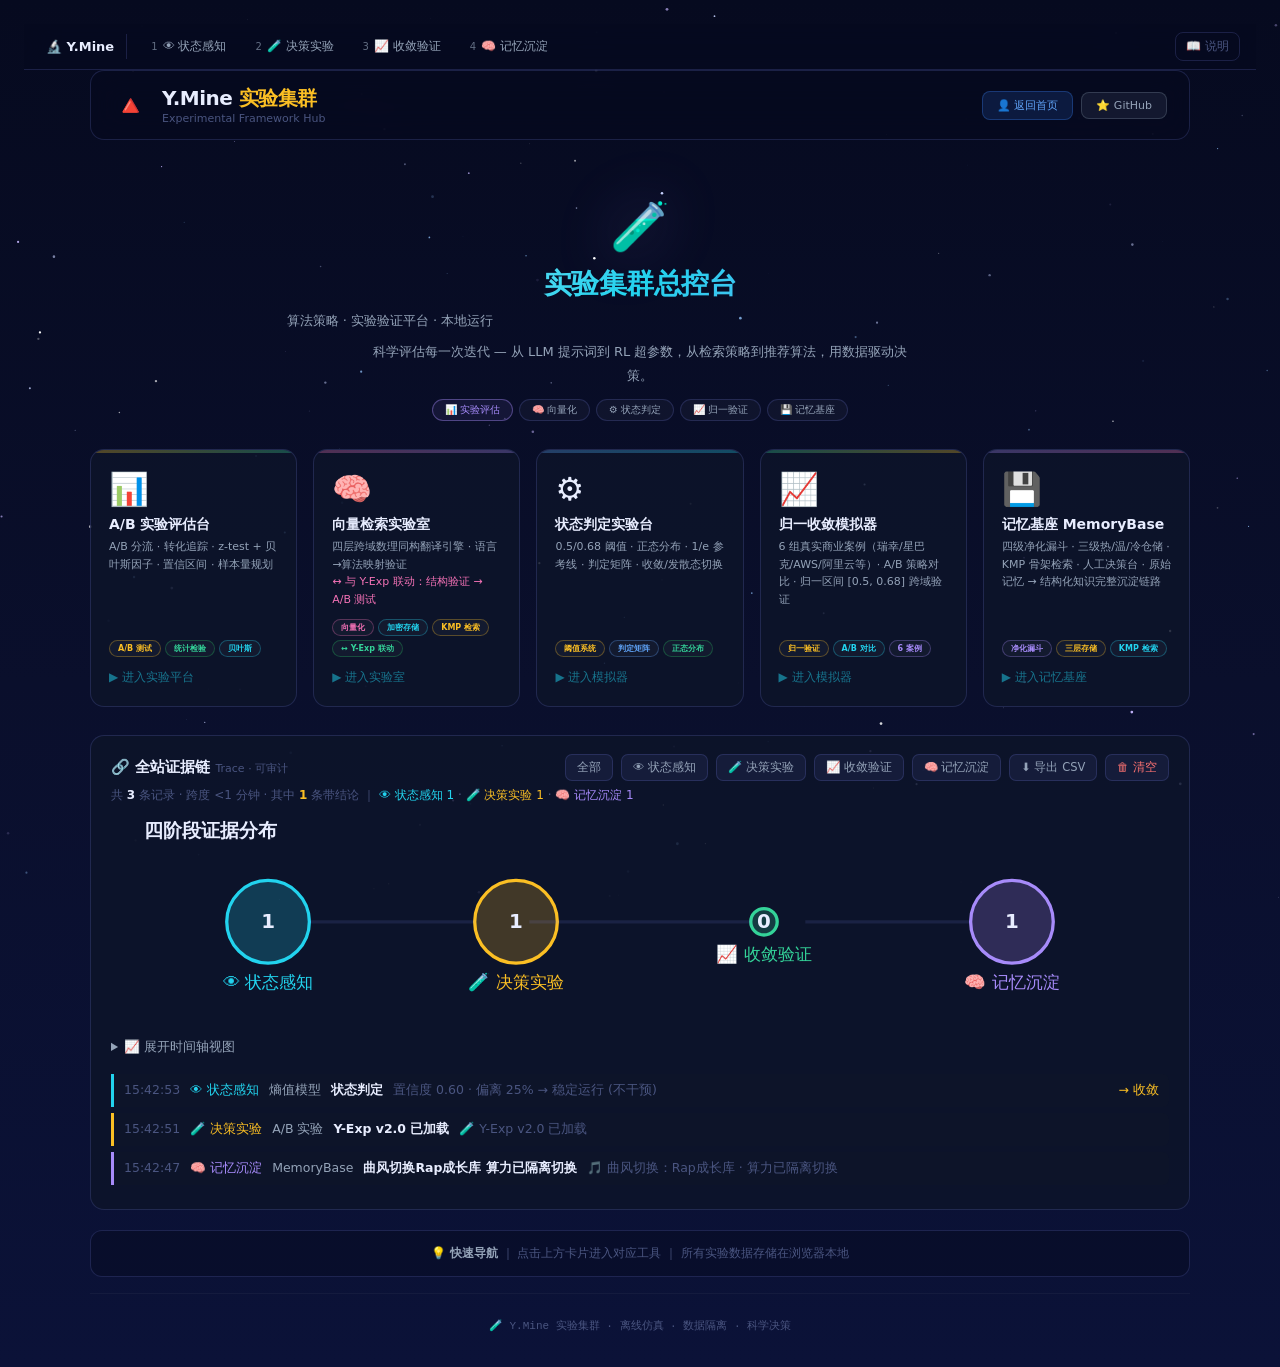
<file: hub.html>
<!DOCTYPE html>
<html lang="zh-CN">
<head>
    <meta charset="UTF-8" />
    <meta http-equiv="refresh" content="0; url=index.html" />
    <link rel="canonical" href="index.html" />
    <title>Y.Mine · 实验集群总控台</title>
    <link rel="icon" href="data:image/svg+xml,<svg xmlns=%22http://www.w3.org/2000/svg%22 viewBox=%220 0 100 100%22><text y=%22.9em%22 font-size=%2290%22>&#128314;</text></svg>" />
    <link rel="stylesheet" href="src/theme.css" />
    <style>
        body{display:flex;align-items:center;justify-content:center;min-height:100vh;
             background:var(--bg-deep);color:var(--text-primary);
             font-family:'Segoe UI',system-ui,-apple-system,sans-serif;text-align:center}
        a{color:var(--accent-blue)}
    </style>
</head>
<body>
    <div>
        <p>正在跳转到实验集群总控台…</p>
        <p><a href="index.html">若未自动跳转，请点此进入</a></p>
    </div>
    <script>location.replace('index.html');</script>
</body>
</html>
</file>
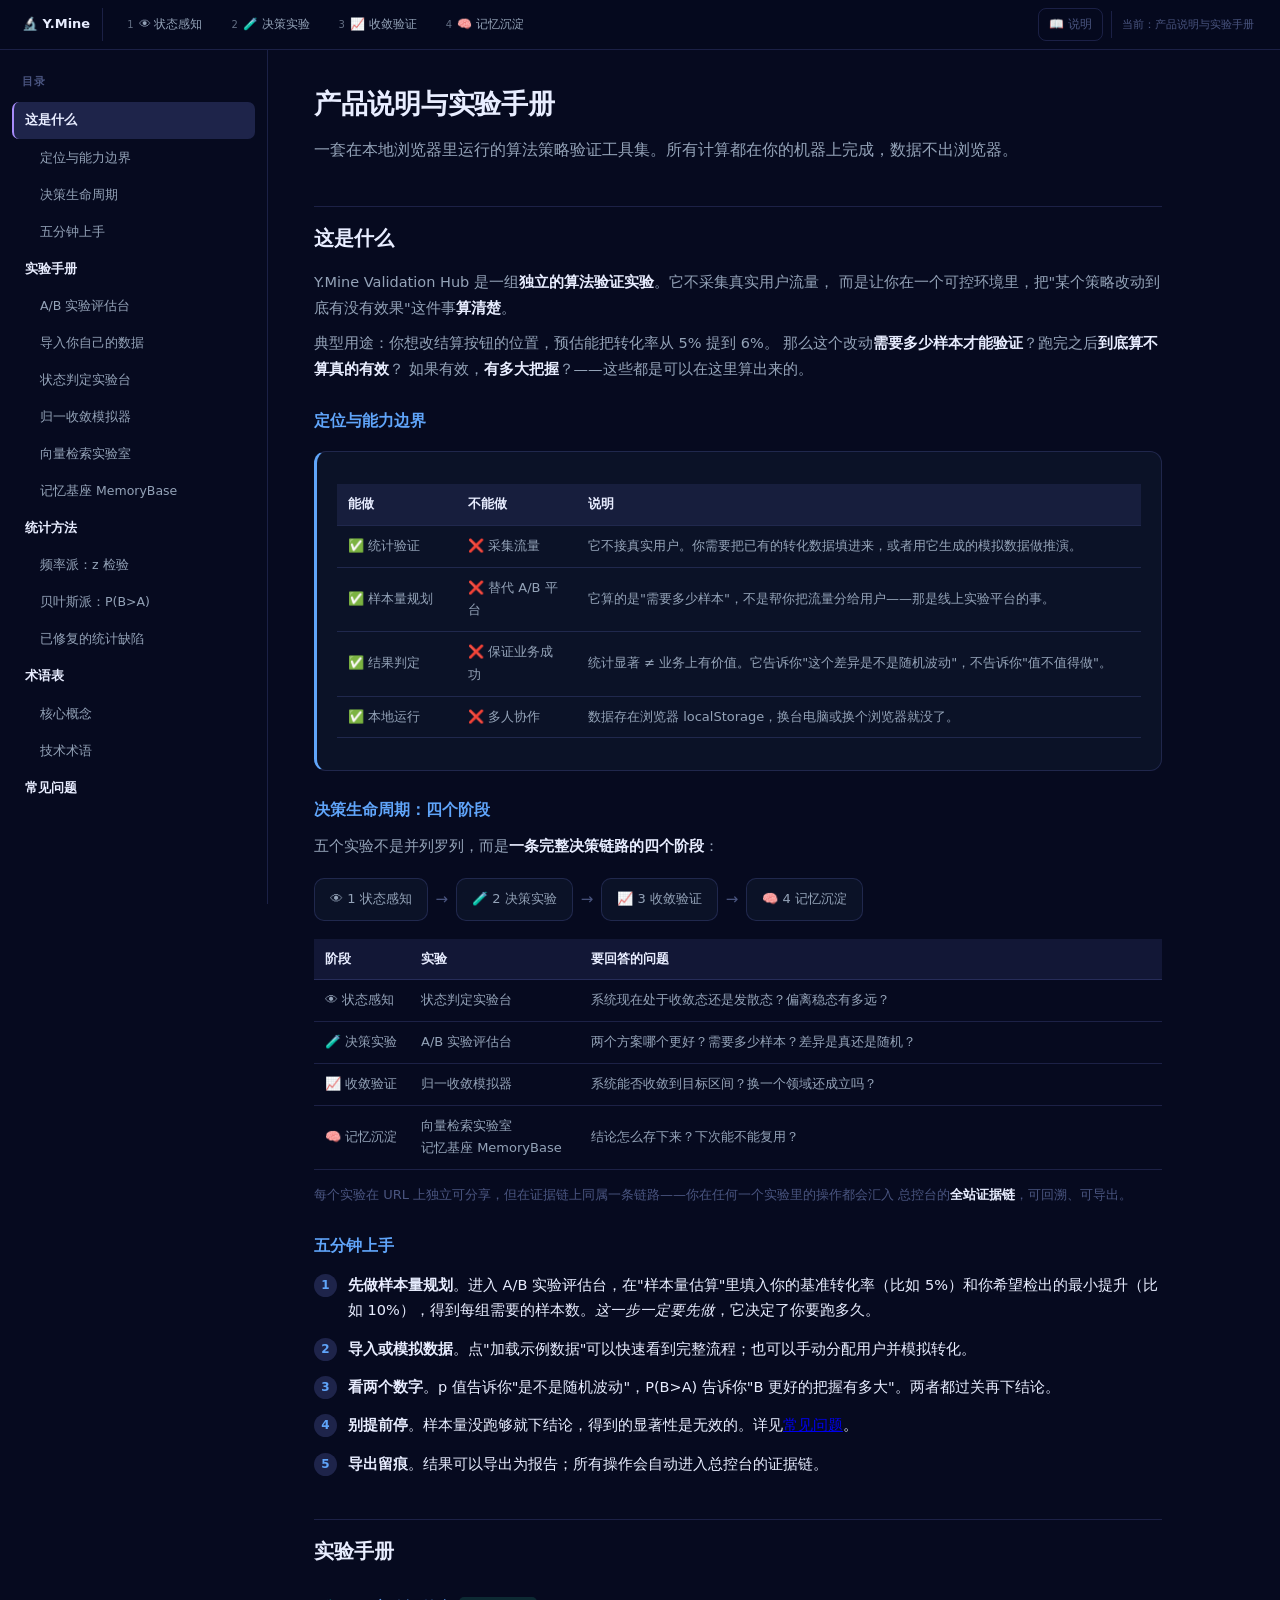
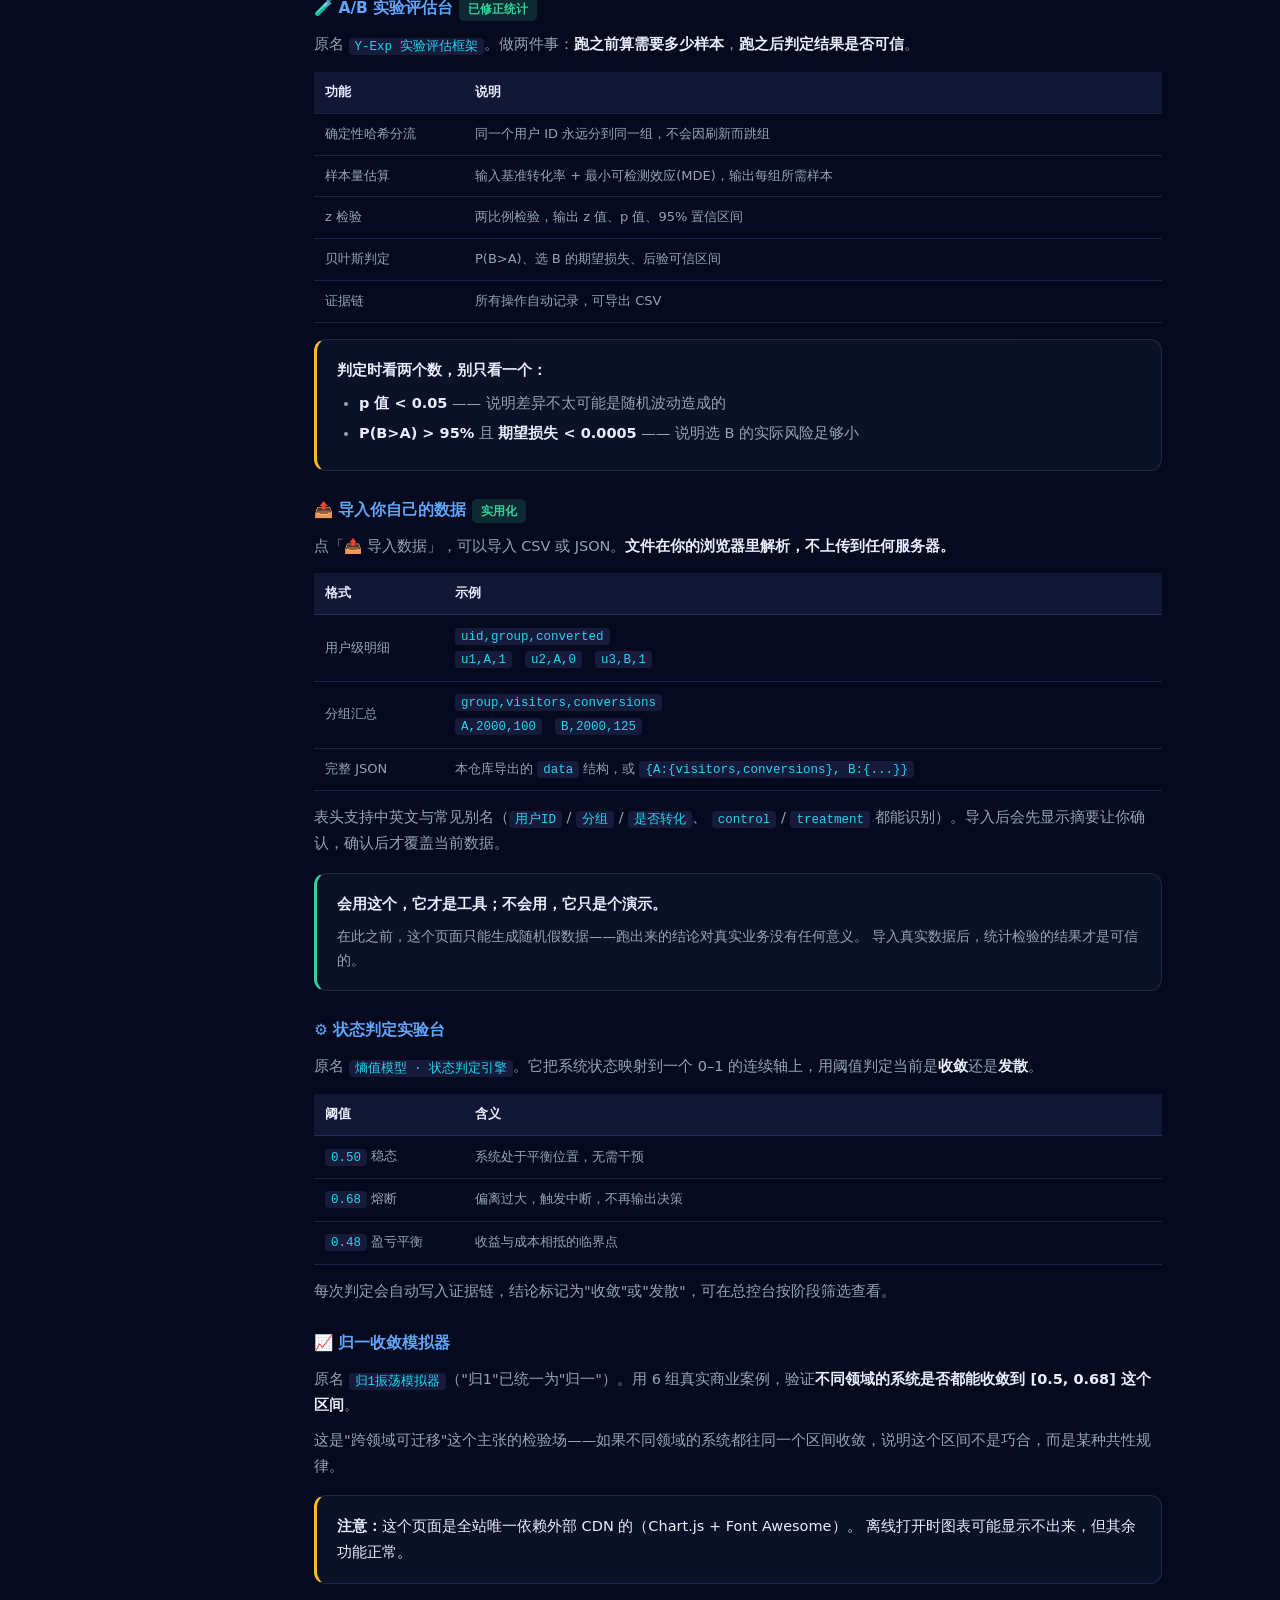
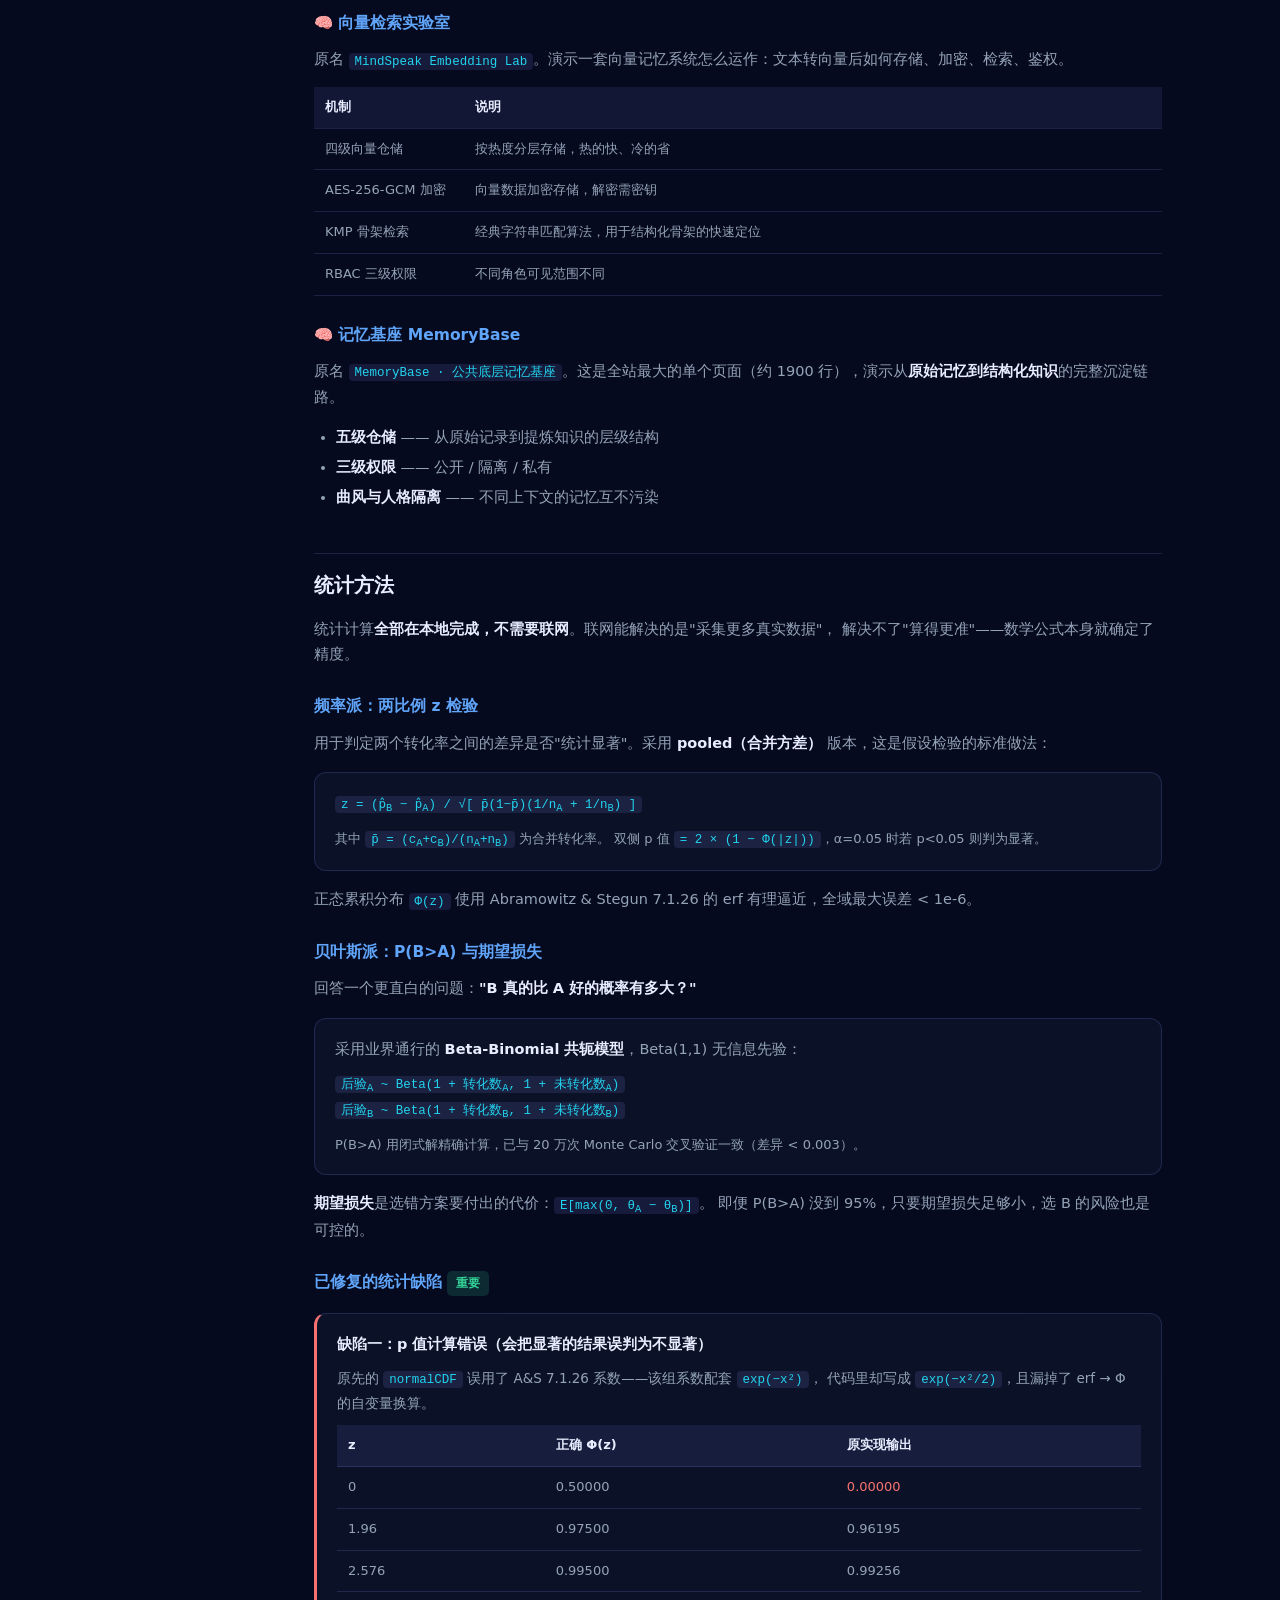
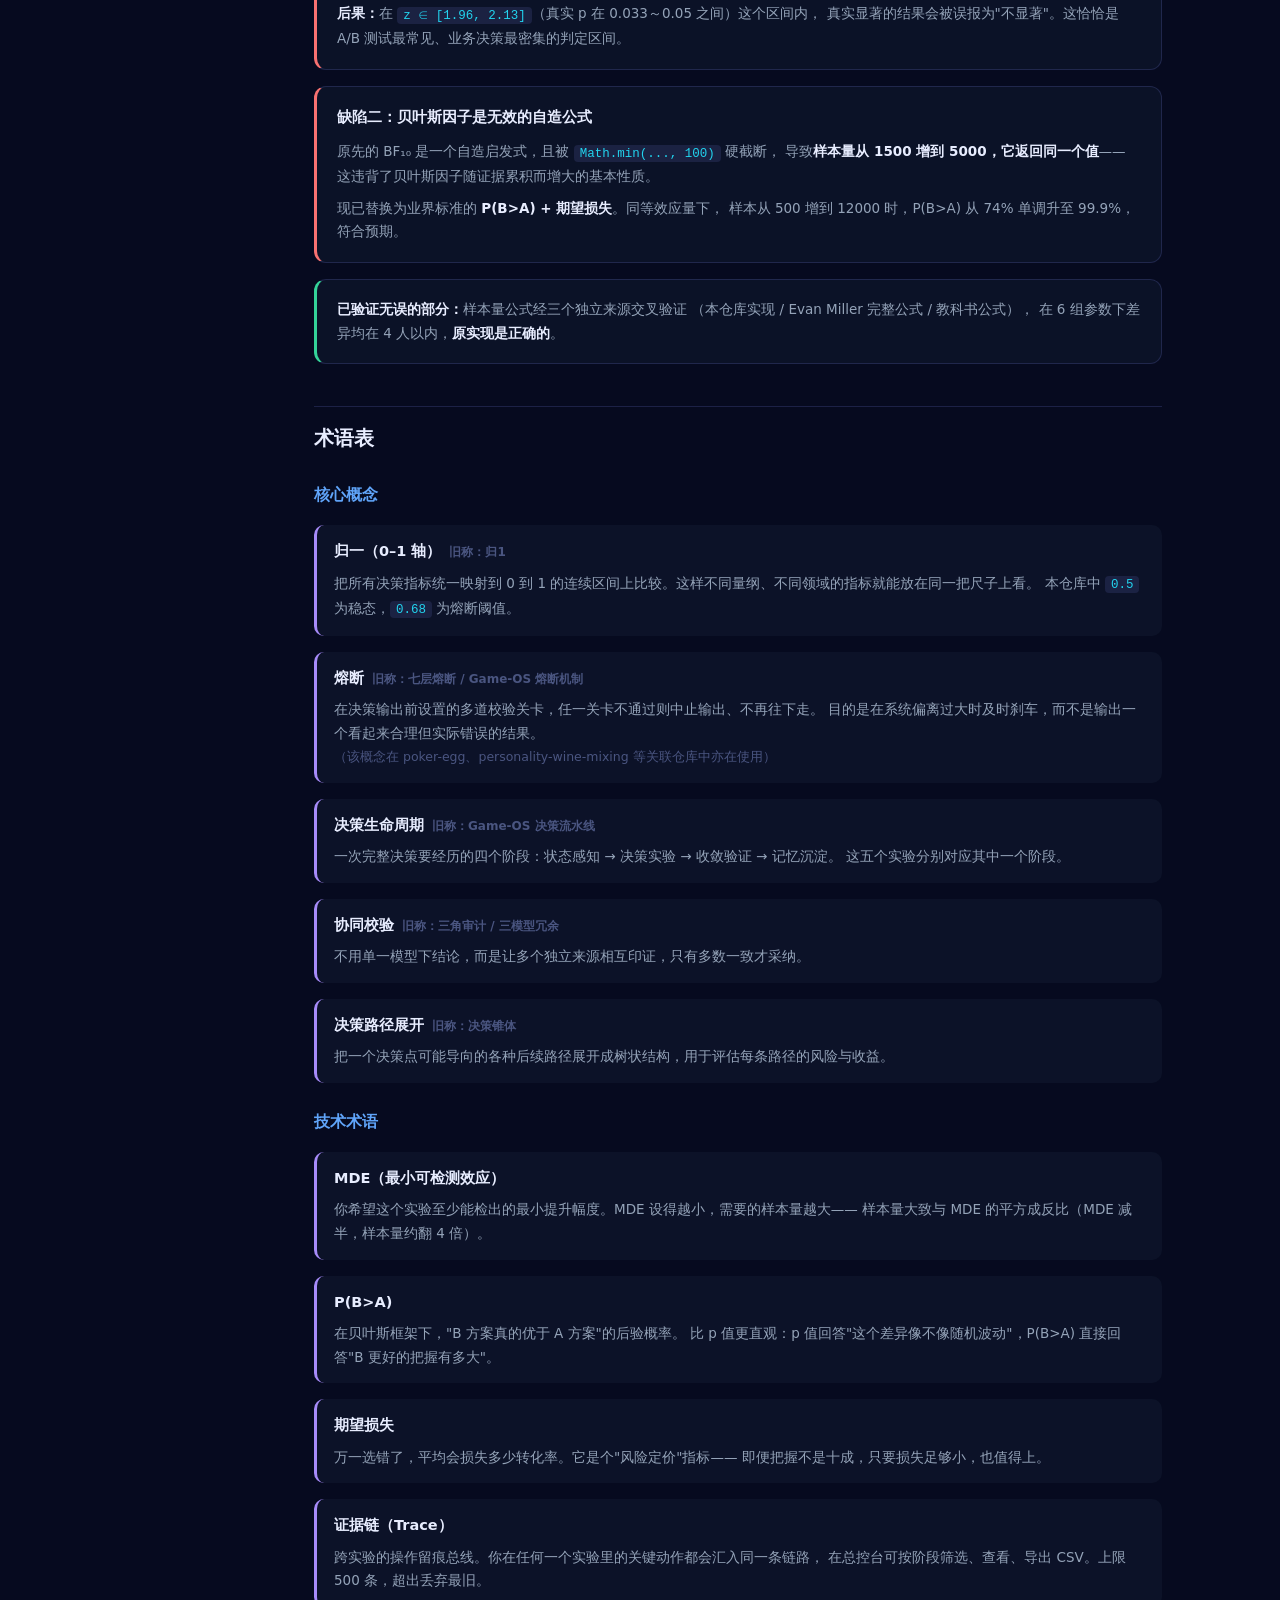
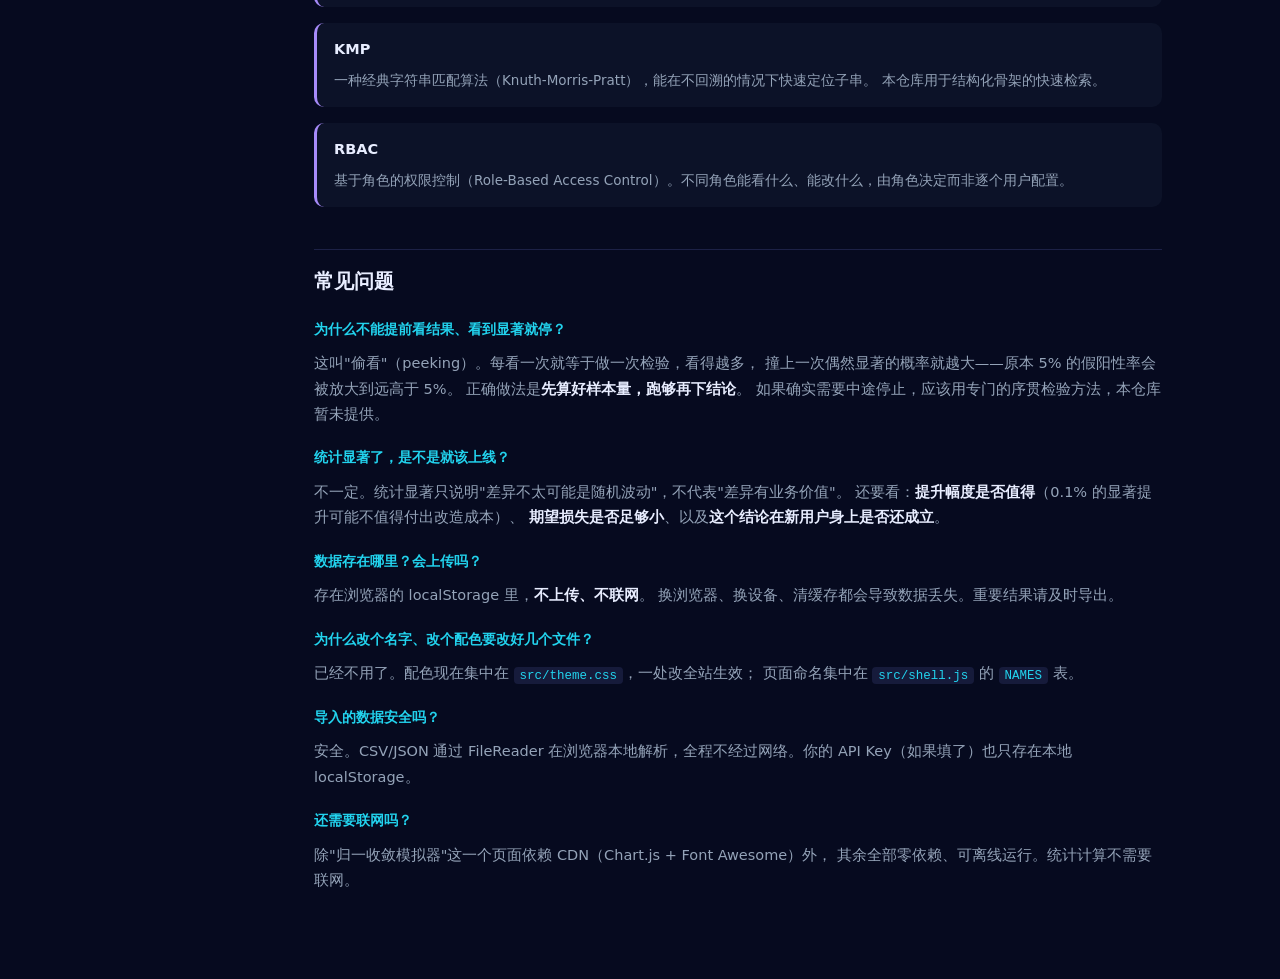
<file: manual.html>
<!DOCTYPE html>
<html lang="zh-CN">
<head>
<meta charset="UTF-8">
<meta name="viewport" content="width=device-width, initial-scale=1.0">
<title>产品说明与实验手册 · Y.Mine</title>
<link rel="icon" href="data:image/svg+xml,<svg xmlns=%22http://www.w3.org/2000/svg%22 viewBox=%220 0 100 100%22><text y=%22.9em%22 font-size=%2290%22>📖</text></svg>">
<link rel="stylesheet" href="src/theme.css">
<script src="src/shell.js"></script>
<style>
  * { box-sizing: border-box; }
  body {
    margin: 0; background: var(--bg-deep); color: var(--text-primary);
    font-family: 'Segoe UI', system-ui, -apple-system, "PingFang SC", "Microsoft YaHei", sans-serif;
    line-height: 1.75; font-size: 14.5px;
  }
  .layout { display: flex; max-width: 1500px; margin: 0 auto; align-items: flex-start; }

  /* ---- 左侧树形目录（飞书式） ---- */
  .sidebar {
    width: 268px; flex-shrink: 0; position: sticky; top: 46px; height: calc(100vh - 46px);
    overflow-y: auto; padding: 22px 12px 60px; border-right: 1px solid var(--border);
  }
  .side-title { font-size: 11px; color: var(--text-dim); letter-spacing: 1.4px;
                padding: 0 10px 10px; text-transform: uppercase; font-weight: 600; }
  .tree-item {
    display: block; padding: 7px 11px; margin: 1px 0; border-radius: 7px;
    color: var(--text-sec); text-decoration: none; font-size: 13px;
    cursor: pointer; transition: all .14s; border-left: 2px solid transparent;
  }
  .tree-item:hover { background: rgba(129,140,248,.1); color: var(--text-primary); }
  .tree-item.on { background: rgba(129,140,248,.2); color: var(--text-primary);
                  border-left-color: var(--accent-purple); font-weight: 600; }
  .tree-item.lv1 { padding-left: 11px; font-weight: 600; color: var(--text-primary); }
  .tree-item.lv2 { padding-left: 26px; font-size: 12.5px; }

  /* ---- 右侧内容 ---- */
  .content { flex: 1; min-width: 0; padding: 30px 46px 100px; max-width: 940px; }
  h1 { font-size: 27px; margin: 0 0 6px; letter-spacing: -.3px; }
  h2 { font-size: 20px; margin: 42px 0 14px; padding-top: 14px;
       border-top: 1px solid var(--border); color: var(--text-primary); }
  h3 { font-size: 15.5px; margin: 26px 0 10px; color: var(--accent-blue); }
  h4 { font-size: 14px; margin: 18px 0 8px; color: var(--accent-cyan); }
  p { margin: 10px 0; color: var(--text-sec); }
  ul, ol { color: var(--text-sec); padding-left: 22px; }
  li { margin: 5px 0; }
  strong { color: var(--text-primary); }
  code {
    background: rgba(129,140,248,.13); padding: 1.5px 6px; border-radius: 4px;
    font-family: 'Cascadia Code', Consolas, monospace; font-size: 12.5px;
    color: var(--accent-cyan);
  }
  .lead { font-size: 15.5px; color: var(--text-sec); margin-bottom: 4px; }

  .card {
    background: var(--panel); border: 1px solid var(--border);
    border-radius: 12px; padding: 18px 20px; margin: 16px 0;
  }
  .card.warn { border-left: 3px solid var(--accent-amber); }
  .card.danger { border-left: 3px solid var(--accent-red); }
  .card.ok { border-left: 3px solid var(--accent-green); }
  .card.info { border-left: 3px solid var(--accent-blue); }

  table { width: 100%; border-collapse: collapse; margin: 14px 0; font-size: 13px; }
  th { text-align: left; padding: 9px 11px; background: rgba(129,140,248,.1);
       color: var(--text-primary); font-weight: 600; border-bottom: 1px solid var(--border); }
  td { padding: 9px 11px; border-bottom: 1px solid var(--border); color: var(--text-sec); }
  tr:hover td { background: rgba(129,140,248,.04); }

  .stage-flow { display: flex; align-items: center; gap: 8px; flex-wrap: wrap; margin: 18px 0; }
  .stage-node {
    display: flex; align-items: center; gap: 7px; padding: 9px 15px;
    border-radius: 10px; background: var(--panel); border: 1px solid var(--border);
    font-size: 13px; text-decoration: none; color: var(--text-sec); transition: all .16s;
  }
  .stage-node:hover { border-color: var(--accent-purple); color: var(--text-primary);
                      transform: translateY(-1px); }
  .arrow { color: var(--text-dim); font-size: 15px; }

  .term { margin: 16px 0; padding: 14px 17px; background: var(--panel);
          border-radius: 10px; border-left: 3px solid var(--accent-purple); }
  .term-name { font-weight: 600; color: var(--text-primary); font-size: 14.5px; }
  .term-aka { font-size: 12px; color: var(--text-dim); margin-left: 8px; }
  .term-body { margin-top: 7px; color: var(--text-sec); font-size: 13.5px; }

  .steps { counter-reset: s; }
  .step { position: relative; padding-left: 34px; margin: 13px 0; }
  .step::before {
    counter-increment: s; content: counter(s);
    position: absolute; left: 0; top: 1px; width: 23px; height: 23px;
    background: rgba(129,140,248,.2); color: var(--accent-blue);
    border-radius: 50%; display: flex; align-items: center; justify-content: center;
    font-size: 12px; font-weight: 700;
  }

  .badge {
    display: inline-block; padding: 2px 9px; border-radius: 5px; font-size: 11.5px;
    background: rgba(129,140,248,.16); color: var(--accent-blue); margin-right: 5px;
  }
  .badge.new { background: rgba(52,211,153,.16); color: var(--accent-green); }

  @media (max-width: 900px) {
    .sidebar { display: none; }
    .content { padding: 22px 18px 80px; }
  }
</style>
</head>
<body>

<div class="layout">
  <!-- ===== 左侧树形目录 ===== -->
  <nav class="sidebar">
    <div class="side-title">目录</div>
    <a class="tree-item lv1" href="#what">这是什么</a>
    <a class="tree-item lv2" href="#position">定位与能力边界</a>
    <a class="tree-item lv2" href="#lifecycle">决策生命周期</a>
    <a class="tree-item lv2" href="#start">五分钟上手</a>
    <a class="tree-item lv1" href="#manual">实验手册</a>
    <a class="tree-item lv2" href="#m-ab">A/B 实验评估台</a>
    <a class="tree-item lv2" href="#m-import">导入你自己的数据</a>
    <a class="tree-item lv2" href="#m-entropy">状态判定实验台</a>
    <a class="tree-item lv2" href="#m-osc">归一收敛模拟器</a>
    <a class="tree-item lv2" href="#m-vec">向量检索实验室</a>
    <a class="tree-item lv2" href="#m-mem">记忆基座 MemoryBase</a>
    <a class="tree-item lv1" href="#stats">统计方法</a>
    <a class="tree-item lv2" href="#s-freq">频率派：z 检验</a>
    <a class="tree-item lv2" href="#s-bayes">贝叶斯派：P(B&gt;A)</a>
    <a class="tree-item lv2" href="#s-fix">已修复的统计缺陷</a>
    <a class="tree-item lv1" href="#terms">术语表</a>
    <a class="tree-item lv2" href="#t-core">核心概念</a>
    <a class="tree-item lv2" href="#t-tech">技术术语</a>
    <a class="tree-item lv1" href="#faq">常见问题</a>
  </nav>

  <!-- ===== 右侧内容 ===== -->
  <main class="content">

    <h1>产品说明与实验手册</h1>
    <p class="lead">一套在本地浏览器里运行的算法策略验证工具集。所有计算都在你的机器上完成，数据不出浏览器。</p>

    <!-- ========== 这是什么 ========== -->
    <h2 id="what">这是什么</h2>
    <p>
      Y.Mine Validation Hub 是一组<strong>独立的算法验证实验</strong>。它不采集真实用户流量，
      而是让你在一个可控环境里，把"某个策略改动到底有没有效果"这件事<strong>算清楚</strong>。
    </p>
    <p>
      典型用途：你想改结算按钮的位置，预估能把转化率从 5% 提到 6%。
      那么这个改动<strong>需要多少样本才能验证</strong>？跑完之后<strong>到底算不算真的有效</strong>？
      如果有效，<strong>有多大把握</strong>？——这些都是可以在这里算出来的。
    </p>

    <h3 id="position">定位与能力边界</h3>
    <div class="card info">
      <table>
        <tr><th style="width:120px">能做</th><th style="width:120px">不能做</th><th>说明</th></tr>
        <tr>
          <td>✅ 统计验证</td><td>❌ 采集流量</td>
          <td>它不接真实用户。你需要把已有的转化数据填进来，或者用它生成的模拟数据做推演。</td>
        </tr>
        <tr>
          <td>✅ 样本量规划</td><td>❌ 替代 A/B 平台</td>
          <td>它算的是"需要多少样本"，不是帮你把流量分给用户——那是线上实验平台的事。</td>
        </tr>
        <tr>
          <td>✅ 结果判定</td><td>❌ 保证业务成功</td>
          <td>统计显著 ≠ 业务上有价值。它告诉你"这个差异是不是随机波动"，不告诉你"值不值得做"。</td>
        </tr>
        <tr>
          <td>✅ 本地运行</td><td>❌ 多人协作</td>
          <td>数据存在浏览器 localStorage，换台电脑或换个浏览器就没了。</td>
        </tr>
      </table>
    </div>

    <h3 id="lifecycle">决策生命周期：四个阶段</h3>
    <p>五个实验不是并列罗列，而是<strong>一条完整决策链路的四个阶段</strong>：</p>
    <div class="stage-flow">
      <a class="stage-node" href="entropy-model.html">👁 1 状态感知</a>
      <span class="arrow">→</span>
      <a class="stage-node" href="ab-test.html">🧪 2 决策实验</a>
      <span class="arrow">→</span>
      <a class="stage-node" href="oscillator.html">📈 3 收敛验证</a>
      <span class="arrow">→</span>
      <a class="stage-node" href="ms-lab.html">🧠 4 记忆沉淀</a>
    </div>
    <table>
      <tr><th style="width:96px">阶段</th><th style="width:170px">实验</th><th>要回答的问题</th></tr>
      <tr><td>👁 状态感知</td><td>状态判定实验台</td><td>系统现在处于收敛态还是发散态？偏离稳态有多远？</td></tr>
      <tr><td>🧪 决策实验</td><td>A/B 实验评估台</td><td>两个方案哪个更好？需要多少样本？差异是真还是随机？</td></tr>
      <tr><td>📈 收敛验证</td><td>归一收敛模拟器</td><td>系统能否收敛到目标区间？换一个领域还成立吗？</td></tr>
      <tr><td>🧠 记忆沉淀</td><td>向量检索实验室<br>记忆基座 MemoryBase</td><td>结论怎么存下来？下次能不能复用？</td></tr>
    </table>
    <p style="font-size:13px;color:var(--text-dim)">
      每个实验在 URL 上独立可分享，但在证据链上同属一条链路——你在任何一个实验里的操作都会汇入
      总控台的<strong>全站证据链</strong>，可回溯、可导出。
    </p>

    <h3 id="start">五分钟上手</h3>
    <div class="steps">
      <div class="step"><strong>先做样本量规划</strong>。进入 A/B 实验评估台，在"样本量估算"里填入你的基准转化率（比如 5%）和你希望检出的最小提升（比如 10%），得到每组需要的样本数。<em>这一步一定要先做</em>，它决定了你要跑多久。</div>
      <div class="step"><strong>导入或模拟数据</strong>。点"加载示例数据"可以快速看到完整流程；也可以手动分配用户并模拟转化。</div>
      <div class="step"><strong>看两个数字</strong>。p 值告诉你"是不是随机波动"，P(B&gt;A) 告诉你"B 更好的把握有多大"。两者都过关再下结论。</div>
      <div class="step"><strong>别提前停</strong>。样本量没跑够就下结论，得到的显著性是无效的。详见<a href="#faq">常见问题</a>。</div>
      <div class="step"><strong>导出留痕</strong>。结果可以导出为报告；所有操作会自动进入总控台的证据链。</div>
    </div>

    <!-- ========== 实验手册 ========== -->
    <h2 id="manual">实验手册</h2>

    <h3 id="m-ab">🧪 A/B 实验评估台 <span class="badge new">已修正统计</span></h3>
    <p>原名 <code>Y-Exp 实验评估框架</code>。做两件事：<strong>跑之前算需要多少样本</strong>，<strong>跑之后判定结果是否可信</strong>。</p>
    <table>
      <tr><th style="width:150px">功能</th><th>说明</th></tr>
      <tr><td>确定性哈希分流</td><td>同一个用户 ID 永远分到同一组，不会因刷新而跳组</td></tr>
      <tr><td>样本量估算</td><td>输入基准转化率 + 最小可检测效应(MDE)，输出每组所需样本</td></tr>
      <tr><td>z 检验</td><td>两比例检验，输出 z 值、p 值、95% 置信区间</td></tr>
      <tr><td>贝叶斯判定</td><td>P(B&gt;A)、选 B 的期望损失、后验可信区间</td></tr>
      <tr><td>证据链</td><td>所有操作自动记录，可导出 CSV</td></tr>
    </table>
    <div class="card warn">
      <strong>判定时看两个数，别只看一个：</strong>
      <ul style="margin:8px 0 0">
        <li><strong>p 值 &lt; 0.05</strong> —— 说明差异不太可能是随机波动造成的</li>
        <li><strong>P(B&gt;A) &gt; 95%</strong> 且 <strong>期望损失 &lt; 0.0005</strong> —— 说明选 B 的实际风险足够小</li>
      </ul>
    </div>

    <h3 id="m-import">📤 导入你自己的数据 <span class="badge new">实用化</span></h3>
    <p>点「📤 导入数据」，可以导入 CSV 或 JSON。<strong>文件在你的浏览器里解析，不上传到任何服务器。</strong></p>
    <table>
      <tr><th style="width:130px">格式</th><th>示例</th></tr>
      <tr>
        <td>用户级明细</td>
        <td><code>uid,group,converted</code><br><code>u1,A,1</code>　<code>u2,A,0</code>　<code>u3,B,1</code></td>
      </tr>
      <tr>
        <td>分组汇总</td>
        <td><code>group,visitors,conversions</code><br><code>A,2000,100</code>　<code>B,2000,125</code></td>
      </tr>
      <tr>
        <td>完整 JSON</td>
        <td>本仓库导出的 <code>data</code> 结构，或 <code>{A:{visitors,conversions}, B:{...}}</code></td>
      </tr>
    </table>
    <p>表头支持中英文与常见别名（<code>用户ID</code> / <code>分组</code> / <code>是否转化</code>、
    <code>control</code> / <code>treatment</code> 都能识别）。导入后会先显示摘要让你确认，确认后才覆盖当前数据。</p>
    <div class="card ok">
      <strong>会用这个，它才是工具；不会用，它只是个演示。</strong>
      <p style="margin:8px 0 0;font-size:13.5px">
        在此之前，这个页面只能生成随机假数据——跑出来的结论对真实业务没有任何意义。
        导入真实数据后，统计检验的结果才是可信的。
      </p>
    </div>

    <h3 id="m-entropy">⚙️ 状态判定实验台</h3>
    <p>原名 <code>熵值模型 · 状态判定引擎</code>。它把系统状态映射到一个 0–1 的连续轴上，用阈值判定当前是<strong>收敛</strong>还是<strong>发散</strong>。</p>
    <table>
      <tr><th style="width:150px">阈值</th><th>含义</th></tr>
      <tr><td><code>0.50</code> 稳态</td><td>系统处于平衡位置，无需干预</td></tr>
      <tr><td><code>0.68</code> 熔断</td><td>偏离过大，触发中断，不再输出决策</td></tr>
      <tr><td><code>0.48</code> 盈亏平衡</td><td>收益与成本相抵的临界点</td></tr>
    </table>
    <p>每次判定会自动写入证据链，结论标记为"收敛"或"发散"，可在总控台按阶段筛选查看。</p>

    <h3 id="m-osc">📈 归一收敛模拟器</h3>
    <p>原名 <code>归1振荡模拟器</code>（"归1"已统一为"归一"）。用 6 组真实商业案例，验证<strong>不同领域的系统是否都能收敛到 [0.5, 0.68] 这个区间</strong>。</p>
    <p>这是"跨领域可迁移"这个主张的检验场——如果不同领域的系统都往同一个区间收敛，说明这个区间不是巧合，而是某种共性规律。</p>
    <div class="card warn">
      <strong>注意：</strong>这个页面是全站唯一依赖外部 CDN 的（Chart.js + Font Awesome）。
      离线打开时图表可能显示不出来，但其余功能正常。
    </div>

    <h3 id="m-vec">🧠 向量检索实验室</h3>
    <p>原名 <code>MindSpeak Embedding Lab</code>。演示一套向量记忆系统怎么运作：文本转向量后如何存储、加密、检索、鉴权。</p>
    <table>
      <tr><th style="width:150px">机制</th><th>说明</th></tr>
      <tr><td>四级向量仓储</td><td>按热度分层存储，热的快、冷的省</td></tr>
      <tr><td>AES-256-GCM 加密</td><td>向量数据加密存储，解密需密钥</td></tr>
      <tr><td>KMP 骨架检索</td><td>经典字符串匹配算法，用于结构化骨架的快速定位</td></tr>
      <tr><td>RBAC 三级权限</td><td>不同角色可见范围不同</td></tr>
    </table>

    <h3 id="m-mem">🧠 记忆基座 MemoryBase</h3>
    <p>原名 <code>MemoryBase · 公共底层记忆基座</code>。这是全站最大的单个页面（约 1900 行），演示从<strong>原始记忆到结构化知识</strong>的完整沉淀链路。</p>
    <ul>
      <li><strong>五级仓储</strong> —— 从原始记录到提炼知识的层级结构</li>
      <li><strong>三级权限</strong> —— 公开 / 隔离 / 私有</li>
      <li><strong>曲风与人格隔离</strong> —— 不同上下文的记忆互不污染</li>
    </ul>

    <!-- ========== 统计方法 ========== -->
    <h2 id="stats">统计方法</h2>
    <p>
      统计计算<strong>全部在本地完成，不需要联网</strong>。联网能解决的是"采集更多真实数据"，
      解决不了"算得更准"——数学公式本身就确定了精度。
    </p>

    <h3 id="s-freq">频率派：两比例 z 检验</h3>
    <p>用于判定两个转化率之间的差异是否"统计显著"。采用 <strong>pooled（合并方差）</strong> 版本，这是假设检验的标准做法：</p>
    <div class="card">
      <code>z = (p̂<sub>B</sub> − p̂<sub>A</sub>) / √[ p̄(1−p̄)(1/n<sub>A</sub> + 1/n<sub>B</sub>) ]</code>
      <p style="margin:10px 0 0;font-size:13px">
        其中 <code>p̄ = (c<sub>A</sub>+c<sub>B</sub>)/(n<sub>A</sub>+n<sub>B</sub>)</code> 为合并转化率。
        双侧 p 值 <code>= 2 × (1 − Φ(|z|))</code>，α=0.05 时若 p&lt;0.05 则判为显著。
      </p>
    </div>
    <p>正态累积分布 <code>Φ(z)</code> 使用 Abramowitz &amp; Stegun 7.1.26 的 erf 有理逼近，全域最大误差 &lt; 1e-6。</p>

    <h3 id="s-bayes">贝叶斯派：P(B&gt;A) 与期望损失</h3>
    <p>回答一个更直白的问题：<strong>"B 真的比 A 好的概率有多大？"</strong></p>
    <div class="card">
      <p style="margin:0 0 8px">采用业界通行的 <strong>Beta-Binomial 共轭模型</strong>，Beta(1,1) 无信息先验：</p>
      <code>后验<sub>A</sub> ~ Beta(1 + 转化数<sub>A</sub>, 1 + 未转化数<sub>A</sub>)</code><br>
      <code>后验<sub>B</sub> ~ Beta(1 + 转化数<sub>B</sub>, 1 + 未转化数<sub>B</sub>)</code>
      <p style="margin:10px 0 0;font-size:13px">
        P(B&gt;A) 用闭式解精确计算，已与 20 万次 Monte Carlo 交叉验证一致（差异 &lt; 0.003）。
      </p>
    </div>
    <p><strong>期望损失</strong>是选错方案要付出的代价：<code>E[max(0, θ<sub>A</sub> − θ<sub>B</sub>)]</code>。
    即便 P(B&gt;A) 没到 95%，只要期望损失足够小，选 B 的风险也是可控的。</p>

    <h3 id="s-fix">已修复的统计缺陷 <span class="badge new">重要</span></h3>
    <div class="card danger">
      <p style="margin:0 0 10px"><strong>缺陷一：p 值计算错误（会把显著的结果误判为不显著）</strong></p>
      <p style="margin:0 0 8px;font-size:13.5px">
        原先的 <code>normalCDF</code> 误用了 A&amp;S 7.1.26 系数——该组系数配套 <code>exp(−x²)</code>，
        代码里却写成 <code>exp(−x²/2)</code>，且漏掉了 erf → Φ 的自变量换算。
      </p>
      <table style="margin:10px 0">
        <tr><th>z</th><th>正确 Φ(z)</th><th>原实现输出</th></tr>
        <tr><td>0</td><td>0.50000</td><td style="color:var(--accent-red)">0.00000</td></tr>
        <tr><td>1.96</td><td>0.97500</td><td>0.96195</td></tr>
        <tr><td>2.576</td><td>0.99500</td><td>0.99256</td></tr>
      </table>
      <p style="margin:0;font-size:13.5px">
        <strong>后果：</strong>在 <code>z ∈ [1.96, 2.13]</code>（真实 p 在 0.033～0.05 之间）这个区间内，
        真实显著的结果会被误报为"不显著"。这恰恰是 A/B 测试最常见、业务决策最密集的判定区间。
      </p>
    </div>
    <div class="card danger">
      <p style="margin:0 0 10px"><strong>缺陷二：贝叶斯因子是无效的自造公式</strong></p>
      <p style="margin:0 0 8px;font-size:13.5px">
        原先的 BF₁₀ 是一个自造启发式，且被 <code>Math.min(..., 100)</code> 硬截断，
        导致<strong>样本量从 1500 增到 5000，它返回同一个值</strong>——
        这违背了贝叶斯因子随证据累积而增大的基本性质。
      </p>
      <p style="margin:0;font-size:13.5px">
        现已替换为业界标准的 <strong>P(B&gt;A) + 期望损失</strong>。同等效应量下，
        样本从 500 增到 12000 时，P(B&gt;A) 从 74% 单调升至 99.9%，符合预期。
      </p>
    </div>
    <div class="card ok">
      <p style="margin:0;font-size:13.5px">
        <strong>已验证无误的部分：</strong>样本量公式经三个独立来源交叉验证
        （本仓库实现 / Evan Miller 完整公式 / 教科书公式），
        在 6 组参数下差异均在 4 人以内，<strong>原实现是正确的</strong>。
      </p>
    </div>

    <!-- ========== 术语表 ========== -->
    <h2 id="terms">术语表</h2>

    <h3 id="t-core">核心概念</h3>

    <div class="term">
      <div class="term-name">归一（0–1 轴）<span class="term-aka">旧称：归1</span></div>
      <div class="term-body">
        把所有决策指标统一映射到 0 到 1 的连续区间上比较。这样不同量纲、不同领域的指标就能放在同一把尺子上看。
        本仓库中 <code>0.5</code> 为稳态，<code>0.68</code> 为熔断阈值。
      </div>
    </div>

    <div class="term">
      <div class="term-name">熔断<span class="term-aka">旧称：七层熔断 / Game-OS 熔断机制</span></div>
      <div class="term-body">
        在决策输出前设置的多道校验关卡，任一关卡不通过则中止输出、不再往下走。
        目的是在系统偏离过大时及时刹车，而不是输出一个看起来合理但实际错误的结果。
        <br><span style="color:var(--text-dim);font-size:12.5px">
        （该概念在 poker-egg、personality-wine-mixing 等关联仓库中亦在使用）</span>
      </div>
    </div>

    <div class="term">
      <div class="term-name">决策生命周期<span class="term-aka">旧称：Game-OS 决策流水线</span></div>
      <div class="term-body">
        一次完整决策要经历的四个阶段：状态感知 → 决策实验 → 收敛验证 → 记忆沉淀。
        这五个实验分别对应其中一个阶段。
      </div>
    </div>

    <div class="term">
      <div class="term-name">协同校验<span class="term-aka">旧称：三角审计 / 三模型冗余</span></div>
      <div class="term-body">
        不用单一模型下结论，而是让多个独立来源相互印证，只有多数一致才采纳。
      </div>
    </div>

    <div class="term">
      <div class="term-name">决策路径展开<span class="term-aka">旧称：决策锥体</span></div>
      <div class="term-body">
        把一个决策点可能导向的各种后续路径展开成树状结构，用于评估每条路径的风险与收益。
      </div>
    </div>

    <h3 id="t-tech">技术术语</h3>

    <div class="term">
      <div class="term-name">MDE（最小可检测效应）</div>
      <div class="term-body">
        你希望这个实验至少能检出的最小提升幅度。MDE 设得越小，需要的样本量越大——
        样本量大致与 MDE 的平方成反比（MDE 减半，样本量约翻 4 倍）。
      </div>
    </div>

    <div class="term">
      <div class="term-name">P(B&gt;A)</div>
      <div class="term-body">
        在贝叶斯框架下，"B 方案真的优于 A 方案"的后验概率。
        比 p 值更直观：p 值回答"这个差异像不像随机波动"，P(B&gt;A) 直接回答"B 更好的把握有多大"。
      </div>
    </div>

    <div class="term">
      <div class="term-name">期望损失</div>
      <div class="term-body">
        万一选错了，平均会损失多少转化率。它是个"风险定价"指标——
        即便把握不是十成，只要损失足够小，也值得上。
      </div>
    </div>

    <div class="term">
      <div class="term-name">证据链（Trace）</div>
      <div class="term-body">
        跨实验的操作留痕总线。你在任何一个实验里的关键动作都会汇入同一条链路，
        在总控台可按阶段筛选、查看、导出 CSV。上限 500 条，超出丢弃最旧。
      </div>
    </div>

    <div class="term">
      <div class="term-name">KMP</div>
      <div class="term-body">
        一种经典字符串匹配算法（Knuth-Morris-Pratt），能在不回溯的情况下快速定位子串。
        本仓库用于结构化骨架的快速检索。
      </div>
    </div>

    <div class="term">
      <div class="term-name">RBAC</div>
      <div class="term-body">
        基于角色的权限控制（Role-Based Access Control）。不同角色能看什么、能改什么，由角色决定而非逐个用户配置。
      </div>
    </div>

    <!-- ========== FAQ ========== -->
    <h2 id="faq">常见问题</h2>

    <h4>为什么不能提前看结果、看到显著就停？</h4>
    <p>
      这叫"偷看"（peeking）。每看一次就等于做一次检验，看得越多，
      撞上一次偶然显著的概率就越大——原本 5% 的假阳性率会被放大到远高于 5%。
      正确做法是<strong>先算好样本量，跑够再下结论</strong>。
      如果确实需要中途停止，应该用专门的序贯检验方法，本仓库暂未提供。
    </p>

    <h4>统计显著了，是不是就该上线？</h4>
    <p>
      不一定。统计显著只说明"差异不太可能是随机波动"，不代表"差异有业务价值"。
      还要看：<strong>提升幅度是否值得</strong>（0.1% 的显著提升可能不值得付出改造成本）、
      <strong>期望损失是否足够小</strong>、以及<strong>这个结论在新用户身上是否还成立</strong>。
    </p>

    <h4>数据存在哪里？会上传吗？</h4>
    <p>
      存在浏览器的 localStorage 里，<strong>不上传、不联网</strong>。
      换浏览器、换设备、清缓存都会导致数据丢失。重要结果请及时导出。
    </p>

    <h4>为什么改个名字、改个配色要改好几个文件？</h4>
    <p>
      已经不用了。配色现在集中在 <code>src/theme.css</code>，一处改全站生效；
      页面命名集中在 <code>src/shell.js</code> 的 <code>NAMES</code> 表。
    </p>

    <h4>导入的数据安全吗？</h4>
    <p>安全。CSV/JSON 通过 FileReader 在浏览器本地解析，全程不经过网络。你的 API Key（如果填了）也只存在本地 localStorage。</p>

    <h4>还需要联网吗？</h4>
    <p>
      除"归一收敛模拟器"这一个页面依赖 CDN（Chart.js + Font Awesome）外，
      其余全部零依赖、可离线运行。统计计算不需要联网。
    </p>

  </main>
</div>

<script>
/* 目录高亮：滚动时同步左侧树形目录的当前位置 */
(function () {
  var links = Array.prototype.slice.call(document.querySelectorAll('.tree-item'));
  var targets = links.map(function (a) {
    return document.getElementById(a.getAttribute('href').slice(1));
  });

  function onScroll() {
    var y = window.scrollY + 90, cur = 0;
    for (var i = 0; i < targets.length; i++) {
      if (targets[i] && targets[i].offsetTop <= y) cur = i;
    }
    links.forEach(function (a, i) { a.classList.toggle('on', i === cur); });
  }

  window.addEventListener('scroll', onScroll, { passive: true });
  onScroll();

  /* 点击平滑滚动，避开顶部 sticky 导航条 */
  links.forEach(function (a) {
    a.addEventListener('click', function (e) {
      var t = document.getElementById(a.getAttribute('href').slice(1));
      if (!t) return;
      e.preventDefault();
      window.scrollTo({ top: t.offsetTop - 70, behavior: 'smooth' });
    });
  });
})();
</script>

</body>
</html>
</file>
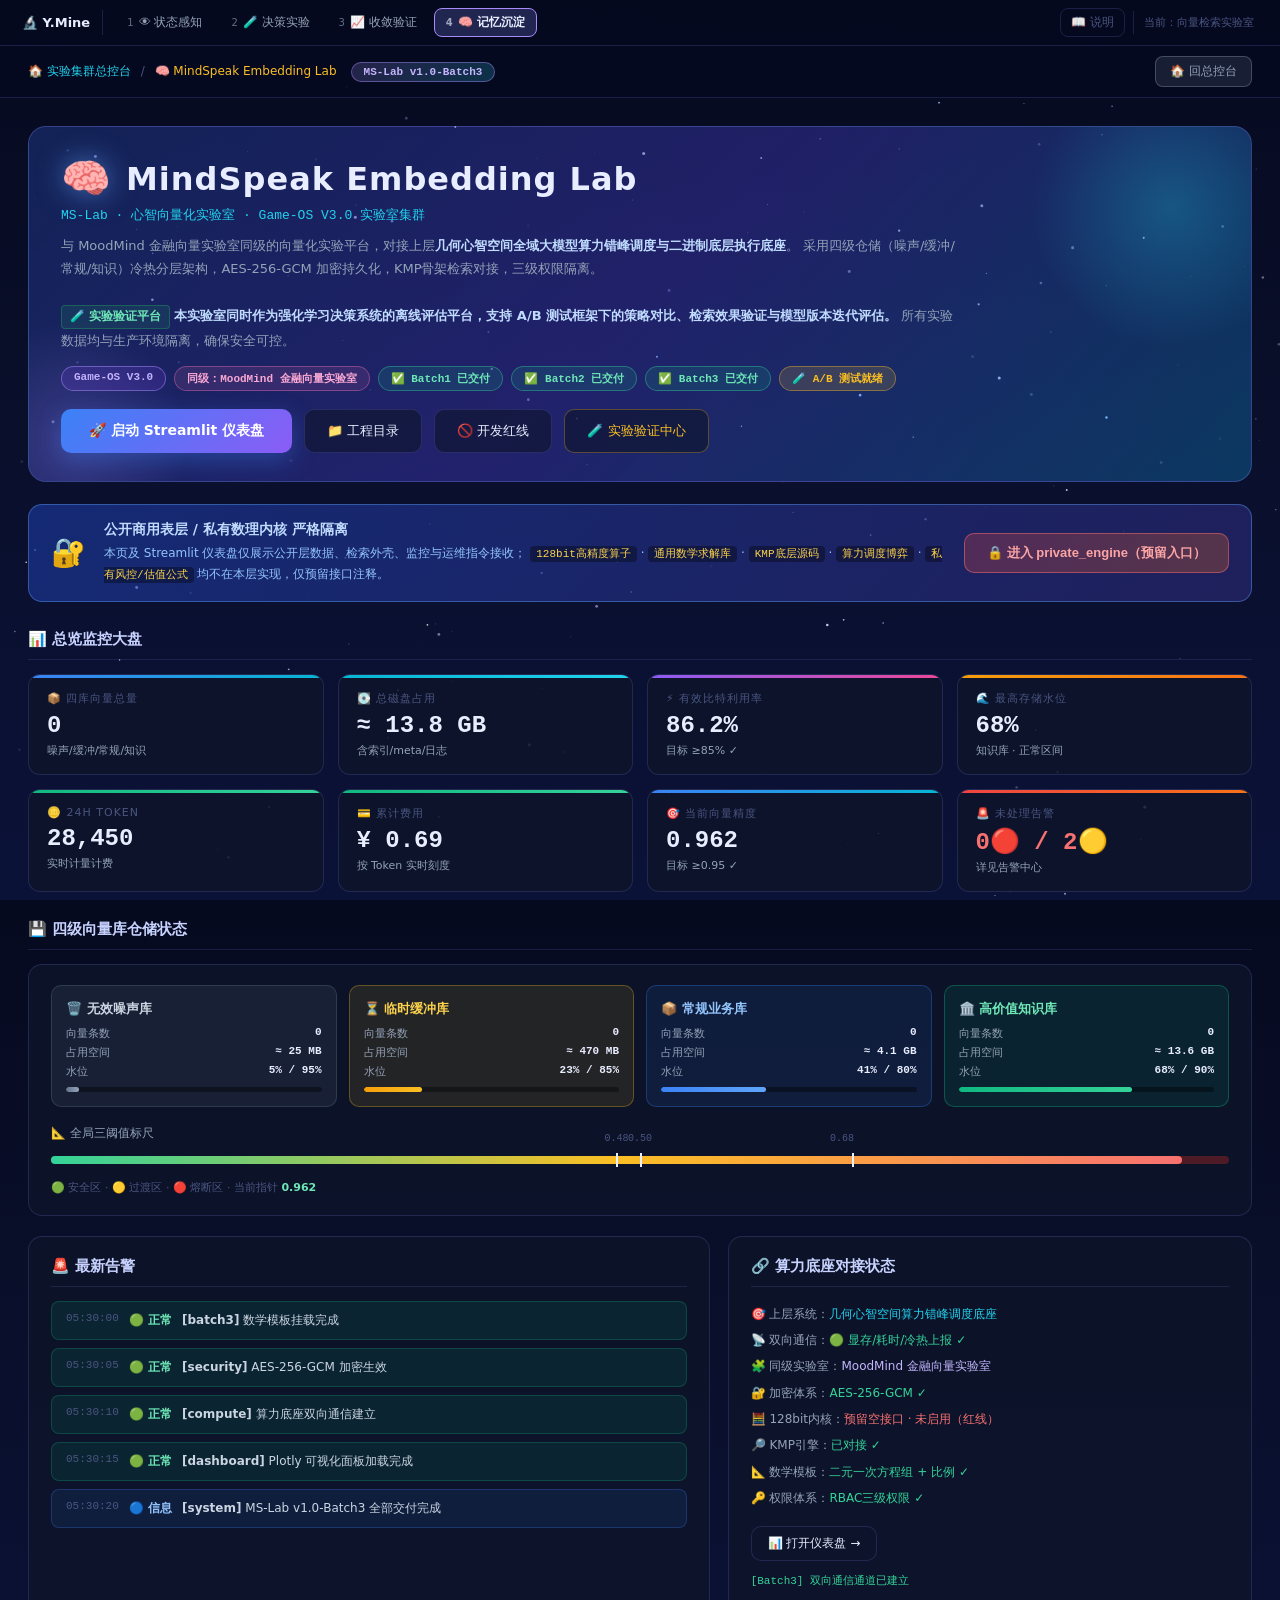
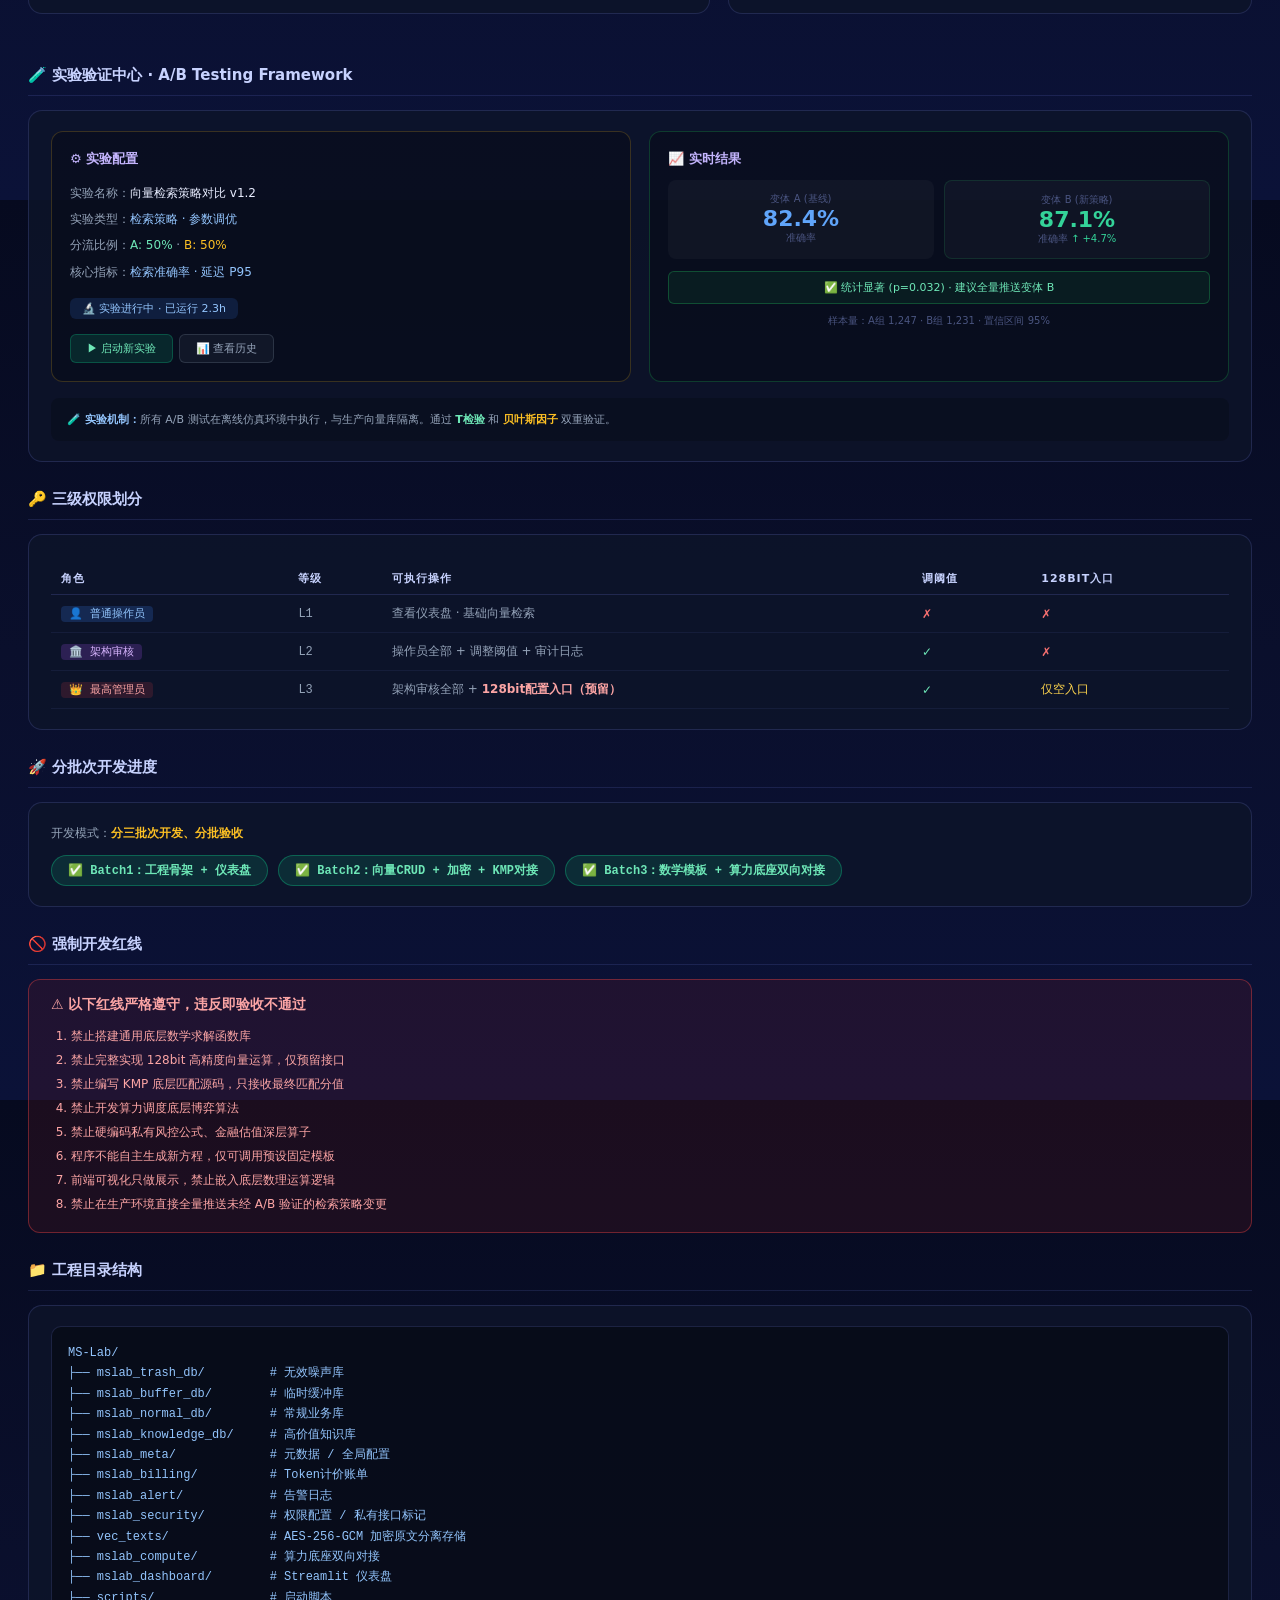
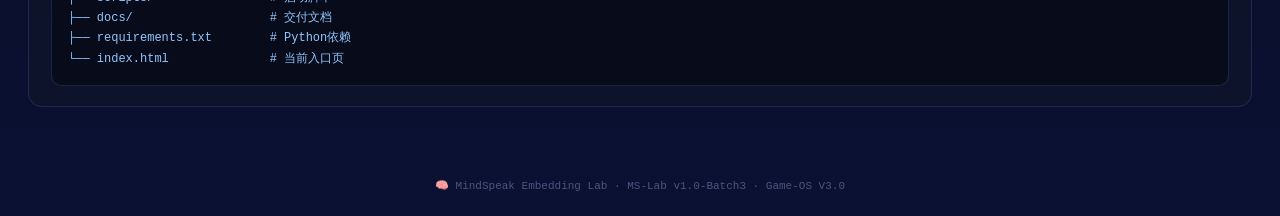
<file: ms-lab.html>
<!DOCTYPE html>
<html lang="zh-CN">
<head>
<meta charset="UTF-8" />
<meta name="viewport" content="width=device-width, initial-scale=1.0" />
<title>向量检索实验室 · Y.Mine</title>
    <script src="src/shell.js" data-stage="memory"></script>
  <script src="src/trace.js"></script>
    <link rel="stylesheet" href="src/theme.css" />
<link rel="icon" href="data:image/svg+xml,<svg xmlns=%22http://www.w3.org/2000/svg%22 viewBox=%220 0 100 100%22><text y=%22.9em%22 font-size=%2290%22>🔺</text></svg>" />
<style>
*{margin:0;padding:0;box-sizing:border-box}
html,body{height:100%}
body{
  font-family:'Segoe UI', system-ui, -apple-system, sans-serif;
  background: linear-gradient(180deg, var(--bg-deep) 0%, var(--bg-mid) 50%, #0b1238 100%);
  color: var(--text-primary);
  min-height:100vh;
  overflow-x:hidden;
}
#stars{position:fixed;inset:0;z-index:0;pointer-events:none}

.topbar{
  position:sticky; top:0; z-index:100;
  background: rgba(6,10,31,0.88); backdrop-filter: blur(18px);
  border-bottom:1px solid var(--border);
  padding:10px 28px; display:flex; align-items:center; gap:14px; flex-wrap:wrap;
}
.breadcrumb{font-size:12px;color:var(--text-dim)}
.breadcrumb a{color:var(--accent-cyan);text-decoration:none}
.breadcrumb a:hover{color:#a5f3fc}
.breadcrumb .sep{margin:0 6px;color:var(--text-dim)}
.breadcrumb .cur{color:var(--accent-amber)}
.version-badge{
  background: linear-gradient(135deg, rgba(167,139,250,0.2), rgba(34,211,238,0.2));
  border:1px solid rgba(167,139,250,0.45);
  padding:3px 12px; border-radius:20px; font-size:11px;
  color:#c4b5fd; font-family:'SF Mono',Consolas,monospace; font-weight:600;
}
.topbar-right{margin-left:auto;display:flex;gap:8px;align-items:center}
.btn-back{
  background: rgba(100,116,139,0.2); border:1px solid rgba(148,163,184,0.35);
  color:var(--text-sec); padding:6px 14px; border-radius:8px; font-size:12px;
  cursor:pointer; text-decoration:none; transition:all .2s;
}
.btn-back:hover{background: rgba(100,116,139,0.35); color:#fff}

.container{max-width:1400px; margin:0 auto; padding:28px; position:relative; z-index:1}

.hero{
  position:relative;
  background: linear-gradient(135deg, rgba(30,58,138,0.5) 0%, rgba(79,70,229,0.35) 50%, rgba(14,165,233,0.28) 100%);
  border:1px solid rgba(129,140,248,0.3);
  border-radius:18px; padding:28px 32px; margin-bottom:22px;
  overflow:hidden;
}
.hero::after{
  content:""; position:absolute; right:-60px; top:-60px;
  width:280px; height:280px; border-radius:50%;
  background: radial-gradient(circle, rgba(34,211,238,0.25) 0%, transparent 70%);
}
.hero::before{
  content:""; position:absolute; left:-80px; bottom:-80px;
  width:240px; height:240px; border-radius:50%;
  background: radial-gradient(circle, rgba(167,139,250,0.22) 0%, transparent 70%);
}
.hero-title{
  font-size:32px; font-weight:800; letter-spacing:1px;
  display:flex; align-items:center; gap:14px;
}
.hero-logo{font-size:40px; filter: drop-shadow(0 0 14px rgba(96,165,250,0.6))}
.hero-en{font-size:13px;color:var(--accent-cyan);font-family:'SF Mono',Consolas,monospace;margin-top:4px}
.hero-desc{
  font-size:13px;
  color:var(--text-sec);
  margin-top:10px;
  max-width:900px;
  line-height:1.8;
}
.hero-desc .highlight-tag{
  display:inline-block;
  background:rgba(34,197,94,0.12);
  border:1px solid rgba(34,197,94,0.3);
  color:#6ee7b7;
  padding:0 8px;
  border-radius:4px;
  font-weight:600;
  font-size:12px;
}
.hero-pills{display:flex;gap:8px;margin-top:14px;flex-wrap:wrap}
.pill{
  font-size:11px;padding:4px 12px;border-radius:20px;
  font-family:'SF Mono',Consolas,monospace;font-weight:600; border:1px solid;
}
.pill-v3{background:rgba(124,58,237,0.18);border-color:rgba(167,139,250,0.5);color:#c4b5fd}
.pill-peer{background:rgba(244,114,182,0.12);border-color:rgba(244,114,182,0.4);color:#f9a8d4}
.pill-batch1{background:rgba(16,185,129,0.15);border-color:rgba(52,211,153,0.4);color:#6ee7b7}
.pill-batch2{background:rgba(16,185,129,0.15);border-color:rgba(52,211,153,0.4);color:#6ee7b7}
.pill-batch3{background:rgba(16,185,129,0.15);border-color:rgba(52,211,153,0.4);color:#6ee7b7}
.pill-abtest{
  background:rgba(251,191,36,0.15);
  border-color:rgba(251,191,36,0.4);
  color:#fbbf24;
}

.hero-actions{
  display:flex; gap:12px; margin-top:18px; flex-wrap:wrap; position:relative; z-index:2;
}
.btn-primary{
  background: linear-gradient(135deg, #3b82f6, #8b5cf6);
  color:#fff; padding:12px 28px; border-radius:10px; font-size:14px; font-weight:600;
  text-decoration:none; border:none; cursor:pointer;
  box-shadow:0 8px 24px rgba(59,130,246,0.35);
  transition:all .25s; display:inline-flex; align-items:center; gap:8px;
}
.btn-primary:hover{transform:translateY(-2px); box-shadow:0 12px 32px rgba(59,130,246,0.5)}
.btn-secondary{
  background: rgba(14,20,42,0.6); border:1px solid var(--border);
  color:var(--text-primary); padding:12px 22px; border-radius:10px; font-size:13px;
  text-decoration:none; cursor:pointer; transition:all .2s;
  display:inline-flex; align-items:center; gap:8px;
}
.btn-secondary:hover{background:rgba(96,165,250,0.15); border-color:rgba(96,165,250,0.4)}

.isolation{
  background: linear-gradient(135deg, rgba(30,64,175,0.55) 0%, rgba(49,46,129,0.55) 100%);
  border:1px solid rgba(96,165,250,0.4);
  border-radius:14px; padding:16px 22px; margin-bottom:22px;
  display:flex; align-items:center; gap:18px; flex-wrap:wrap;
}
.isolation-icon{font-size:28px}
.isolation-text{flex:1; min-width:280px}
.isolation-title{font-size:14px; font-weight:700; color:#bfdbfe; margin-bottom:4px}
.isolation-desc{font-size:12px; color:#93c5fd; line-height:1.7}
.isolation-desc code{
  background: rgba(0,0,0,0.35); padding:2px 6px; border-radius:4px;
  font-family:'SF Mono',Consolas,monospace; color:#fcd34d; font-size:11px;
}
.btn-private{
  background: linear-gradient(135deg, rgba(239,68,68,0.25), rgba(249,115,22,0.25));
  border:1px solid rgba(248,113,113,0.5);
  color:#fca5a5; padding:10px 22px; border-radius:10px; font-size:13px; font-weight:600;
  text-decoration:none; cursor:pointer; transition:all .25s;
  display:inline-flex; align-items:center; gap:8px; flex-shrink:0;
}
.btn-private:hover{background: linear-gradient(135deg, rgba(239,68,68,0.45), rgba(249,115,22,0.45)); color:#fff}

.section-title{
  font-size:15px; font-weight:600; color:#c7d2fe;
  margin:28px 0 14px; padding-bottom:10px;
  border-bottom:1px solid rgba(129,140,248,0.15);
  display:flex; align-items:center; gap:8px;
}

.kpi-grid{display:grid;grid-template-columns:repeat(4,1fr);gap:14px;margin-bottom:6px}
@media(max-width:1200px){.kpi-grid{grid-template-columns:repeat(2,1fr)}}
@media(max-width:680px){.kpi-grid{grid-template-columns:1fr}}
.kpi-card{
  background:var(--panel); border:1px solid var(--border);
  border-radius:12px; padding:16px 18px; position:relative; overflow:hidden;
}
.kpi-card::before{content:"";position:absolute;top:0;left:0;right:0;height:3px}
.kpi-blue::before  {background:linear-gradient(90deg,#3b82f6,#06b6d4)}
.kpi-cyan::before  {background:linear-gradient(90deg,#06b6d4,#22d3ee)}
.kpi-purple::before{background:linear-gradient(90deg,#8b5cf6,#ec4899)}
.kpi-amber::before {background:linear-gradient(90deg,#f59e0b,#f97316)}
.kpi-green::before {background:linear-gradient(90deg,#10b981,#34d399)}
.kpi-red::before   {background:linear-gradient(90deg,#ef4444,#f97316)}
.kpi-label{font-size:11px;color:var(--text-dim);text-transform:uppercase;letter-spacing:1px;margin-bottom:6px}
.kpi-value{font-size:24px;font-weight:700;color:var(--text-primary);font-family:'SF Mono',Consolas,monospace}
.kpi-sub{font-size:11px;color:var(--text-sec);margin-top:4px}

.panel{background:var(--panel);border:1px solid var(--border);border-radius:14px;padding:20px 22px;margin-bottom:20px}
.tier-grid{display:grid;grid-template-columns:repeat(4,1fr);gap:12px}
@media(max-width:1100px){.tier-grid{grid-template-columns:repeat(2,1fr)}}
.tier-card{border-radius:10px;padding:14px;position:relative}
.tier-trash    {background:rgba(100,116,139,0.15);border:1px solid rgba(100,116,139,0.3)}
.tier-buffer   {background:rgba(251,191,36,0.1);border:1px solid rgba(251,191,36,0.3)}
.tier-normal   {background:rgba(59,130,246,0.1);border:1px solid rgba(59,130,246,0.3)}
.tier-knowledge{background:rgba(16,185,129,0.1);border:1px solid rgba(16,185,129,0.35)}
.tier-name{font-size:13px;font-weight:600;display:flex;align-items:center;gap:6px;margin-bottom:8px}
.tier-trash .tier-name{color:#cbd5e1}
.tier-buffer .tier-name{color:#fcd34d}
.tier-normal .tier-name{color:#93c5fd}
.tier-knowledge .tier-name{color:#6ee7b7}
.tier-stat-row{display:flex;justify-content:space-between;font-size:11px;color:var(--text-sec);margin-top:4px}
.tier-stat-val{color:var(--text-primary);font-family:'SF Mono',Consolas,monospace;font-weight:600}
.tier-bar{height:5px;background:rgba(0,0,0,0.4);border-radius:3px;overflow:hidden;margin-top:8px}
.tier-bar-fill{height:100%;border-radius:3px;transition:width 1s ease}
.tier-trash .tier-bar-fill    {background:linear-gradient(90deg,#64748b,#94a3b8)}
.tier-buffer .tier-bar-fill   {background:linear-gradient(90deg,#f59e0b,#fbbf24);width:23%}
.tier-normal .tier-bar-fill   {background:linear-gradient(90deg,#3b82f6,#60a5fa);width:41%}
.tier-knowledge .tier-bar-fill{background:linear-gradient(90deg,#10b981,#34d399);width:68%}
.tier-trash .tier-bar-fill    {width:5%}
.tier-buffer .tier-bar-fill   {width:23%}

.two-col{display:grid;grid-template-columns:1.3fr 1fr;gap:18px;margin-bottom:20px}
@media(max-width:1000px){.two-col{grid-template-columns:1fr}}

.alert-item{
  padding:10px 14px;border-radius:8px;margin-bottom:8px;font-size:12px;
  display:flex;gap:10px;align-items:flex-start;
}
.alert-crit{background:rgba(239,68,68,0.12);border:1px solid rgba(239,68,68,0.3)}
.alert-warn{background:rgba(245,158,11,0.12);border:1px solid rgba(245,158,11,0.3)}
.alert-info{background:rgba(59,130,246,0.10);border:1px solid rgba(59,130,246,0.25)}
.alert-ok  {background:rgba(16,185,129,0.10);border:1px solid rgba(16,185,129,0.25)}
.alert-ts  {color:var(--text-dim);font-family:'SF Mono',Consolas,monospace;font-size:11px;white-space:nowrap}
.alert-msg {color:#cbd5e1;flex:1}
.lvl-crit{color:#fca5a5;font-weight:600}
.lvl-warn{color:#fcd34d;font-weight:600}
.lvl-info{color:#93c5fd;font-weight:600}
.lvl-ok  {color:#6ee7b7;font-weight:600}

.threshold-bar{
  background:rgba(0,0,0,0.4);height:8px;border-radius:4px;position:relative;
  margin:14px 0 6px;overflow:visible;
}
.zones{position:absolute;inset:0;display:flex;border-radius:4px;overflow:hidden}
.z-safe{flex:48;background:rgba(52,211,153,0.25)}
.z-mid {flex:20;background:rgba(251,191,36,0.25)}
.z-fuse{flex:32;background:rgba(239,68,68,0.3)}
.t-marker{position:absolute;top:-3px;width:2px;height:14px;background:#e8edff}
.t-label{position:absolute;top:-20px;transform:translateX(-50%);font-size:10px;color:var(--text-dim);font-family:monospace;white-space:nowrap}
.t-fill{position:absolute;top:0;left:0;height:100%;background:linear-gradient(90deg,#34d399,#fbbf24,#f87171);border-radius:4px;transition:width 1s}

.redline{
  background:rgba(127,29,29,0.18);border:1px solid rgba(239,68,68,0.4);
  border-radius:12px;padding:16px 22px;margin-bottom:20px;
}
.redline-title{color:#fca5a5;font-size:14px;font-weight:700;margin-bottom:10px;display:flex;align-items:center;gap:8px}
.redline-list{margin:0;padding-left:20px;font-size:12px;color:#fca5a5;line-height:2}

.batch-row{display:flex;gap:10px;flex-wrap:wrap;margin-top:10px}
.batch-chip{font-size:12px;padding:6px 16px;border-radius:20px;font-family:'SF Mono',Consolas,monospace;font-weight:600}
.batch-done{background:rgba(16,185,129,0.15);color:#6ee7b7;border:1px solid rgba(16,185,129,0.4)}
.batch-next{background:rgba(251,191,36,0.12);color:#fcd34d;border:1px solid rgba(251,191,36,0.4)}
.batch-todo{background:rgba(100,116,139,0.2);color:#94a3b8;border:1px solid rgba(148,163,184,0.3)}

table.perm-table{width:100%;border-collapse:collapse;font-size:12px;margin-top:8px}
.perm-table th{text-align:left;padding:8px 10px;color:#c7d2fe;font-weight:600;border-bottom:1px solid var(--border);font-size:11px;text-transform:uppercase;letter-spacing:1px}
.perm-table td{padding:10px;border-bottom:1px solid rgba(129,140,248,0.08);color:var(--text-sec)}
.perm-table tr:hover td{background:rgba(96,165,250,0.05)}
.tag-op{background:rgba(59,130,246,0.2);color:#93c5fd;padding:2px 8px;border-radius:4px;font-size:11px;font-family:monospace}
.tag-arc{background:rgba(168,85,247,0.2);color:#d8b4fe;padding:2px 8px;border-radius:4px;font-size:11px;font-family:monospace}
.tag-adm{background:rgba(239,68,68,0.15);color:#fca5a5;padding:2px 8px;border-radius:4px;font-size:11px;font-family:monospace}
.tag-yes{color:#6ee7b7;font-weight:600}
.tag-no {color:#f87171}

pre.tree{
  background:rgba(0,0,0,0.35);border:1px solid var(--border);border-radius:10px;
  padding:16px;font-family:'SF Mono',Consolas,monospace;font-size:12px;
  color:#93c5fd;overflow-x:auto;line-height:1.7;
}

.ab-panel{
  background:rgba(0,0,0,0.25);
  border:1px solid rgba(251,191,36,0.2);
  border-radius:12px;
  padding:18px;
  transition:border-color 0.3s;
}
.ab-panel:hover{border-color:rgba(251,191,36,0.4)}
.ab-metric{
  background:rgba(255,255,255,0.03);
  border-radius:8px;
  padding:12px;
  text-align:center;
}
.ab-metric .ab-val{
  font-size:22px;
  font-weight:700;
}
.ab-metric .ab-label{
  font-size:10px;
  color:var(--text-dim);
}
.ab-badge-running{
  background:rgba(59,130,246,0.15);
  padding:4px 12px;
  border-radius:6px;
  color:#93c5fd;
  font-size:11px;
}
.ab-badge-significant{
  background:rgba(34,197,94,0.08);
  border:1px solid rgba(34,197,94,0.3);
  border-radius:6px;
  padding:8px 12px;
  font-size:11px;
  color:#6ee7b7;
  text-align:center;
}
.ab-btn-start{
  background:rgba(16,185,129,0.15);
  border:1px solid rgba(16,185,129,0.3);
  color:#6ee7b7;
  padding:6px 16px;
  border-radius:6px;
  font-size:11px;
  cursor:pointer;
  transition:all .2s;
}
.ab-btn-start:hover{background:rgba(16,185,129,0.25);border-color:rgba(16,185,129,0.5)}
.ab-btn-history{
  background:rgba(100,116,139,0.1);
  border:1px solid rgba(148,163,184,0.2);
  color:var(--text-sec);
  padding:6px 16px;
  border-radius:6px;
  font-size:11px;
  cursor:pointer;
  transition:all .2s;
}
.ab-btn-history:hover{background:rgba(100,116,139,0.2);color:#e8edff}
.ab-pulse{
  animation:abPulse 2s ease-in-out infinite;
}
@keyframes abPulse{
  0%,100%{opacity:1}
  50%{opacity:0.6}
}

footer{text-align:center;font-size:11px;color:var(--text-dim);padding:24px 0;font-family:'SF Mono',Consolas,monospace}
</style>
</head>
<body>
<canvas id="stars"></canvas>

<div class="topbar">
  <div class="breadcrumb">
    <a href="index.html">🏠 实验集群总控台</a>
    <span class="sep">/</span>
    <span class="cur">🧠 MindSpeak Embedding Lab</span>
  </div>
  <span class="version-badge">MS-Lab v1.0-Batch3</span>
  <div class="topbar-right">
    <a class="btn-back" href="index.html">🏠 回总控台</a>
  </div>
</div>

<div class="container">

  <div class="hero">
    <div class="hero-title">
      <span class="hero-logo">🧠</span>
      <span>MindSpeak Embedding Lab</span>
    </div>
    <div class="hero-en">MS-Lab · 心智向量化实验室 · Game-OS V3.0 实验室集群</div>
    <div class="hero-desc">
      与 MoodMind 金融向量实验室同级的向量化实验平台，对接上层<b style="color:#bfdbfe">几何心智空间全域大模型算力错峰调度与二进制底层执行底座</b>。
      采用四级仓储（噪声/缓冲/常规/知识）冷热分层架构，AES-256-GCM 加密持久化，KMP骨架检索对接，三级权限隔离。
      <br/><br/>
      <span class="highlight-tag">🧪 实验验证平台</span>
      <b style="color:#bfdbfe;">本实验室同时作为强化学习决策系统的离线评估平台，支持 A/B 测试框架下的策略对比、检索效果验证与模型版本迭代评估。</b>
      所有实验数据均与生产环境隔离，确保安全可控。
    </div>
    <div class="hero-pills">
      <span class="pill pill-v3">Game-OS V3.0</span>
      <span class="pill pill-peer">同级：MoodMind 金融向量实验室</span>
      <span class="pill pill-batch1">✅ Batch1 已交付</span>
      <span class="pill pill-batch1">✅ Batch2 已交付</span>
      <span class="pill pill-batch1">✅ Batch3 已交付</span>
      <span class="pill pill-abtest">🧪 A/B 测试就绪</span>
    </div>
    <div class="hero-actions">
      <a class="btn-primary" href="http://localhost:8501" target="_blank" onclick="launchDashboard()">🚀 启动 Streamlit 仪表盘</a>
      <a class="btn-secondary" href="#dir">📁 工程目录</a>
      <a class="btn-secondary" href="#redline">🚫 开发红线</a>
      <a class="btn-secondary" href="#abtest" style="border-color:rgba(251,191,36,0.3);color:#fbbf24;">🧪 实验验证中心</a>
    </div>
  </div>

  <div class="isolation">
    <div class="isolation-icon">🔐</div>
    <div class="isolation-text">
      <div class="isolation-title">公开商用表层 / 私有数理内核 严格隔离</div>
      <div class="isolation-desc">
        本页及 Streamlit 仪表盘仅展示公开层数据、检索外壳、监控与运维指令接收；
        <code>128bit高精度算子</code> · <code>通用数学求解库</code> · <code>KMP底层源码</code> ·
        <code>算力调度博弈</code> · <code>私有风控/估值公式</code> 均不在本层实现，仅预留接口注释。
      </div>
    </div>
    <button class="btn-private" onclick="enterPrivate()">🔒 进入 private_engine（预留入口）</button>
  </div>

  <div class="section-title">📊 总览监控大盘</div>
  <div class="kpi-grid">
    <div class="kpi-card kpi-blue"><div class="kpi-label">📦 四库向量总量</div><div class="kpi-value" id="kpiVec">0</div><div class="kpi-sub">噪声/缓冲/常规/知识</div></div>
    <div class="kpi-card kpi-cyan"><div class="kpi-label">💽 总磁盘占用</div><div class="kpi-value">≈ 13.8 GB</div><div class="kpi-sub">含索引/meta/日志</div></div>
    <div class="kpi-card kpi-purple"><div class="kpi-label">⚡ 有效比特利用率</div><div class="kpi-value">86.2%</div><div class="kpi-sub">目标 ≥85% ✓</div></div>
    <div class="kpi-card kpi-amber"><div class="kpi-label">🌊 最高存储水位</div><div class="kpi-value">68%</div><div class="kpi-sub">知识库 · 正常区间</div></div>
    <div class="kpi-card kpi-green"><div class="kpi-label">🪙 24h Token</div><div class="kpi-value" id="kpiTok">--</div><div class="kpi-sub">实时计量计费</div></div>
    <div class="kpi-card kpi-green"><div class="kpi-label">💳 累计费用</div><div class="kpi-value" id="kpiCost">¥ --</div><div class="kpi-sub">按 Token 实时刻度</div></div>
    <div class="kpi-card kpi-blue"><div class="kpi-label">🎯 当前向量精度</div><div class="kpi-value">0.962</div><div class="kpi-sub">目标 ≥0.95 ✓</div></div>
    <div class="kpi-card kpi-red"><div class="kpi-label">🚨 未处理告警</div><div class="kpi-value" style="color:var(--accent-red)">0🔴 / 2🟡</div><div class="kpi-sub">详见告警中心</div></div>
  </div>

  <div class="section-title">💾 四级向量库仓储状态</div>
  <div class="panel">
    <div class="tier-grid">
      <div class="tier-card tier-trash"><div class="tier-name">🗑️ 无效噪声库</div><div class="tier-stat-row"><span>向量条数</span><span class="tier-stat-val">0</span></div><div class="tier-stat-row"><span>占用空间</span><span class="tier-stat-val">≈ 25 MB</span></div><div class="tier-stat-row"><span>水位</span><span class="tier-stat-val">5% / 95%</span></div><div class="tier-bar"><div class="tier-bar-fill"></div></div></div>
      <div class="tier-card tier-buffer"><div class="tier-name">⏳ 临时缓冲库</div><div class="tier-stat-row"><span>向量条数</span><span class="tier-stat-val">0</span></div><div class="tier-stat-row"><span>占用空间</span><span class="tier-stat-val">≈ 470 MB</span></div><div class="tier-stat-row"><span>水位</span><span class="tier-stat-val">23% / 85%</span></div><div class="tier-bar"><div class="tier-bar-fill"></div></div></div>
      <div class="tier-card tier-normal"><div class="tier-name">📦 常规业务库</div><div class="tier-stat-row"><span>向量条数</span><span class="tier-stat-val">0</span></div><div class="tier-stat-row"><span>占用空间</span><span class="tier-stat-val">≈ 4.1 GB</span></div><div class="tier-stat-row"><span>水位</span><span class="tier-stat-val">41% / 80%</span></div><div class="tier-bar"><div class="tier-bar-fill"></div></div></div>
      <div class="tier-card tier-knowledge"><div class="tier-name">🏛️ 高价值知识库</div><div class="tier-stat-row"><span>向量条数</span><span class="tier-stat-val">0</span></div><div class="tier-stat-row"><span>占用空间</span><span class="tier-stat-val">≈ 13.6 GB</span></div><div class="tier-stat-row"><span>水位</span><span class="tier-stat-val">68% / 90%</span></div><div class="tier-bar"><div class="tier-bar-fill"></div></div></div>
    </div>
    <div style="margin-top:18px">
      <div style="font-size:12px;color:var(--text-sec);margin-bottom:4px">📐 全局三阈值标尺</div>
      <div class="threshold-bar"><div class="zones"><div class="z-safe"></div><div class="z-mid"></div><div class="z-fuse"></div></div><div class="t-fill" id="thrFill" style="width:0%"></div><div class="t-marker" style="left:48%"><span class="t-label" style="left:0%">0.48</span></div><div class="t-marker" style="left:50%"><span class="t-label">0.50</span></div><div class="t-marker" style="left:68%"><span class="t-label" style="left:100%;transform:translateX(-100%)">0.68</span></div></div>
      <div style="font-size:11px;color:var(--text-dim);margin-top:16px">🟢 安全区 · 🟡 过渡区 · 🔴 熔断区 · 当前指针 <b style="color:#6ee7b7" id="curPrec">0.962</b></div>
    </div>
  </div>

  <div class="two-col">
    <div class="panel">
      <div class="section-title" style="margin:0 0 14px;padding:0 0 10px;border-bottom:1px solid rgba(129,140,248,0.15)">🚨 最新告警</div>
      <div class="alert-item alert-ok"><span class="alert-ts">05:30:00</span><span class="lvl-ok">🟢 正常</span><span class="alert-msg"><b>[batch3]</b> 数学模板挂载完成</span></div>
      <div class="alert-item alert-ok"><span class="alert-ts">05:30:05</span><span class="lvl-ok">🟢 正常</span><span class="alert-msg"><b>[security]</b> AES-256-GCM 加密生效</span></div>
      <div class="alert-item alert-ok"><span class="alert-ts">05:30:10</span><span class="lvl-ok">🟢 正常</span><span class="alert-msg"><b>[compute]</b> 算力底座双向通信建立</span></div>
      <div class="alert-item alert-ok"><span class="alert-ts">05:30:15</span><span class="lvl-ok">🟢 正常</span><span class="alert-msg"><b>[dashboard]</b> Plotly 可视化面板加载完成</span></div>
      <div class="alert-item alert-info"><span class="alert-ts">05:30:20</span><span class="lvl-info">🔵 信息</span><span class="alert-msg"><b>[system]</b> MS-Lab v1.0-Batch3 全部交付完成</span></div>
    </div>

    <div class="panel">
      <div class="section-title" style="margin:0 0 14px;padding:0 0 10px;border-bottom:1px solid rgba(129,140,248,0.15)">🔗 算力底座对接状态</div>
      <div style="font-size:12px;color:var(--text-sec);line-height:2.2">
        <div>🎯 上层系统：<span style="color:var(--accent-cyan)">几何心智空间算力错峰调度底座</span></div>
        <div>📡 双向通信：<span style="color:var(--accent-green)" id="schedStatus">🟢 显存/耗时/冷热上报 ✓</span></div>
        <div>🧩 同级实验室：<span style="color:#c4b5fd">MoodMind 金融向量实验室</span></div>
        <div>🔐 加密体系：<span style="color:var(--accent-green)">AES-256-GCM ✓</span></div>
        <div>🧮 128bit内核：<span style="color:var(--accent-red)">预留空接口 · 未启用（红线）</span></div>
        <div>🔎 KMP引擎：<span style="color:var(--accent-green)">已对接 ✓</span></div>
        <div>📐 数学模板：<span style="color:var(--accent-green)">二元一次方程组 + 比例 ✓</span></div>
        <div>🔑 权限体系：<span style="color:var(--accent-green)">RBAC三级权限 ✓</span></div>
      </div>
      <div style="margin-top:14px;display:flex;gap:8px;flex-wrap:wrap">
        <a class="btn-secondary" style="padding:8px 16px;font-size:12px;text-decoration:none" href="http://localhost:8501" target="_blank">📊 打开仪表盘 →</a>
      </div>
      <div id="schedLog" style="margin-top:12px;font-size:11px;font-family:'SF Mono',Consolas,monospace;color:var(--accent-green);min-height:20px">[Batch3] 双向通信通道已建立</div>
    </div>
  </div>

  <!-- ★★★ A/B 测试板块 ★★★ -->
  <div class="section-title" id="abtest" style="margin-top:32px;">🧪 实验验证中心 · A/B Testing Framework</div>
  <div class="panel">
    <div style="display:grid;grid-template-columns:1fr 1fr;gap:18px;">
      <div class="ab-panel">
        <div style="font-size:13px;font-weight:600;color:#c4b5fd;margin-bottom:12px;">⚙️ 实验配置</div>
        <div style="font-size:12px;color:var(--text-sec);line-height:2.2;">
          <div>实验名称：<span style="color:#e8edff;">向量检索策略对比 v1.2</span></div>
          <div>实验类型：<span style="color:#93c5fd;">检索策略 · 参数调优</span></div>
          <div>分流比例：<span style="color:#6ee7b7;">A: 50%</span> · <span style="color:#fbbf24;">B: 50%</span></div>
          <div>核心指标：<span style="color:#93c5fd;">检索准确率 · 延迟 P95</span></div>
          <div style="margin-top:10px;"><span class="ab-badge-running ab-pulse">🔬 实验进行中 · 已运行 2.3h</span></div>
          <div style="margin-top:12px;display:flex;gap:6px;">
            <button class="ab-btn-start" onclick="alert('🧪 启动新实验：向量检索策略对比 v1.3')">▶ 启动新实验</button>
            <button class="ab-btn-history" onclick="alert('📊 历史实验列表：\n\n1. 向量精度对比 v1.0 ✅ 显著\n2. 检索阈值调优 v1.1 ✅ 显著')">📊 查看历史</button>
          </div>
        </div>
      </div>
      <div class="ab-panel" style="border-color:rgba(34,197,94,0.25);">
        <div style="font-size:13px;font-weight:600;color:#c4b5fd;margin-bottom:12px;">📈 实时结果</div>
        <div style="display:grid;grid-template-columns:1fr 1fr;gap:10px;">
          <div class="ab-metric"><div style="font-size:10px;color:var(--text-dim);">变体 A (基线)</div><div class="ab-val" style="color:#60a5fa;">82.4%</div><div class="ab-label">准确率</div></div>
          <div class="ab-metric" style="border:1px solid rgba(34,197,94,0.15);"><div style="font-size:10px;color:var(--text-dim);">变体 B (新策略)</div><div class="ab-val" style="color:#34d399;">87.1%</div><div class="ab-label">准确率 <span style="color:#34d399;">↑ +4.7%</span></div></div>
        </div>
        <div class="ab-badge-significant" style="margin-top:12px;">✅ 统计显著 (p=0.032) · 建议全量推送变体 B</div>
        <div style="margin-top:10px;font-size:10px;color:var(--text-dim);text-align:center;">样本量：A组 1,247 · B组 1,231 · 置信区间 95%</div>
      </div>
    </div>
    <div style="margin-top:16px;padding:12px 16px;background:rgba(0,0,0,0.2);border-radius:8px;font-size:11px;color:var(--text-sec);line-height:1.8;">
      <b style="color:#93c5fd;">🧪 实验机制：</b>所有 A/B 测试在离线仿真环境中执行，与生产向量库隔离。通过 <b style="color:#6ee7b7;">T检验</b> 和 <b style="color:#fbbf24;">贝叶斯因子</b> 双重验证。
    </div>
  </div>

  <div class="section-title">🔑 三级权限划分</div>
  <div class="panel">
    <table class="perm-table">
      <thead><tr><th>角色</th><th>等级</th><th>可执行操作</th><th>调阈值</th><th>128bit入口</th></tr></thead>
      <tbody>
        <tr><td><span class="tag-op">👤 普通操作员</span></td><td style="font-family:monospace">L1</td><td>查看仪表盘 · 基础向量检索</td><td><span class="tag-no">✗</span></td><td><span class="tag-no">✗</span></td></tr>
        <tr><td><span class="tag-arc">🏛️ 架构审核</span></td><td style="font-family:monospace">L2</td><td>操作员全部 + 调整阈值 + 审计日志</td><td><span class="tag-yes">✓</span></td><td><span class="tag-no">✗</span></td></tr>
        <tr><td><span class="tag-adm">👑 最高管理员</span></td><td style="font-family:monospace">L3</td><td>架构审核全部 + <b style="color:#fca5a5">128bit配置入口（预留）</b></td><td><span class="tag-yes">✓</span></td><td><span class="tag-no" style="color:#fcd34d">仅空入口</span></td></tr>
      </tbody>
    </table>
  </div>

  <div class="section-title">🚀 分批次开发进度</div>
  <div class="panel">
    <div style="font-size:12px;color:var(--text-sec);line-height:1.8">开发模式：<b style="color:var(--accent-amber)">分三批次开发、分批验收</b></div>
    <div class="batch-row">
      <span class="batch-chip batch-done">✅ Batch1：工程骨架 + 仪表盘</span>
      <span class="batch-chip batch-done">✅ Batch2：向量CRUD + 加密 + KMP对接</span>
      <span class="batch-chip batch-done">✅ Batch3：数学模板 + 算力底座双向对接</span>
    </div>
  </div>

  <div class="section-title" id="redline">🚫 强制开发红线</div>
  <div class="redline">
    <div class="redline-title">⚠️ 以下红线严格遵守，违反即验收不通过</div>
    <ol class="redline-list">
      <li>禁止搭建通用底层数学求解函数库</li>
      <li>禁止完整实现 128bit 高精度向量运算，仅预留接口</li>
      <li>禁止编写 KMP 底层匹配源码，只接收最终匹配分值</li>
      <li>禁止开发算力调度底层博弈算法</li>
      <li>禁止硬编码私有风控公式、金融估值深层算子</li>
      <li>程序不能自主生成新方程，仅可调用预设固定模板</li>
      <li>前端可视化只做展示，禁止嵌入底层数理运算逻辑</li>
      <li>禁止在生产环境直接全量推送未经 A/B 验证的检索策略变更</li>
    </ol>
  </div>

  <div class="section-title" id="dir">📁 工程目录结构</div>
  <div class="panel">
<pre class="tree">MS-Lab/
├── mslab_trash_db/         # 无效噪声库
├── mslab_buffer_db/        # 临时缓冲库
├── mslab_normal_db/        # 常规业务库
├── mslab_knowledge_db/     # 高价值知识库
├── mslab_meta/             # 元数据 / 全局配置
├── mslab_billing/          # Token计价账单
├── mslab_alert/            # 告警日志
├── mslab_security/         # 权限配置 / 私有接口标记
├── vec_texts/              # AES-256-GCM 加密原文分离存储
├── mslab_compute/          # 算力底座双向对接
├── mslab_dashboard/        # Streamlit 仪表盘
├── scripts/                # 启动脚本
├── docs/                   # 交付文档
├── requirements.txt        # Python依赖
└── index.html              # 当前入口页</pre>
  </div>

</div>

<footer>
  🧠 MindSpeak Embedding Lab · MS-Lab v1.0-Batch3 · Game-OS V3.0
</footer>

<script src="src/starfield.js"></script>
<script>
    Starfield.mount("#stars", { count: 180, radiusMax: 1.6 });

function animateCount(el,target,dur=1200){const start=performance.now();const isFloat=target%1!==0;function step(t){const p=Math.min(1,(t-start)/dur);const ease=1-Math.pow(1-p,3);const v=target*ease;el.textContent=isFloat?v.toFixed(3):Math.floor(v).toLocaleString();if(p<1)requestAnimationFrame(step);else el.textContent=isFloat?target.toFixed(3):target.toLocaleString()}requestAnimationFrame(step)}
window.addEventListener('load',()=>{setTimeout(()=>{animateCount(document.getElementById('kpiVec'),0);animateCount(document.getElementById('kpiTok'),28450);document.getElementById('kpiCost').textContent='¥ 0.69';document.getElementById('thrFill').style.width='96%'},200)});

function launchDashboard(){try{if(window.YTrace)YTrace.log({action:'启动观测台',detail:'Streamlit 数据观测台',verdict:'已启动'})}catch(e){}setTimeout(()=>{document.getElementById('schedStatus').innerHTML='🟢 Streamlit 已打开';document.getElementById('schedStatus').style.color='var(--accent-green)'},800)}
function enterPrivate(){try{if(window.YTrace)YTrace.log({action:'访问私有内核',detail:'private_engine 私有数理内核区',verdict:'已拦截',level:'warn'})}catch(e){}
alert('🔒 private_engine 为私有数理内核区\n\n本公开层不提供128bit高精度算子、通用数学求解库、KMP底层源码、算力博弈算法的实现代码，仅预留接口注释。')}
</script>
</body>
</html>
</file>
<file: src/theme.css>
/* ============================================================
 * Y.Mine Validation Hub · 统一设计令牌 (Design Tokens)
 * ------------------------------------------------------------
 * 全站唯一配色来源。此前 13 个变量在 7 个 HTML 里各定义一遍
 * （98 处重复），改一次主题要动 7 个文件。现在改这里即可全局生效。
 *
 * 用法：<link rel="stylesheet" href="src/theme.css">
 *       子目录页面用 href="../src/theme.css"
 * ============================================================ */

:root {
    /* ---- 背景层 ---- */
    --bg-deep: #060a1f;
    --bg-mid: #0a0f2c;
    --panel: rgba(14,20,42,0.85);
    --bg-panel: rgba(14,20,42,0.85);   /* MemoryBase 用的别名，值同 --panel */
    --border: rgba(129,140,248,0.18);

    /* ---- 强调色 ---- */
    --accent-blue: #60a5fa;
    --accent-cyan: #22d3ee;
    --accent-purple: #a78bfa;
    --accent-green: #34d399;
    --accent-amber: #fbbf24;
    --accent-red: #f87171;
    --accent-pink: #f472b6;

    /* ---- 文本 ---- */
    --text-primary: #e8edff;
    --text-sec: #94a3b8;
    --text-dim: #4a5580;

    /* ---- 决策阈值（语义令牌，供图表与阈值线复用） ---- */
    --steady: 0.50;      /* 稳态 */
    --breakeven: 0.48;   /* 盈亏平衡 */
    --fuse: 0.68;        /* 熔断阈值 */
}
</file>
